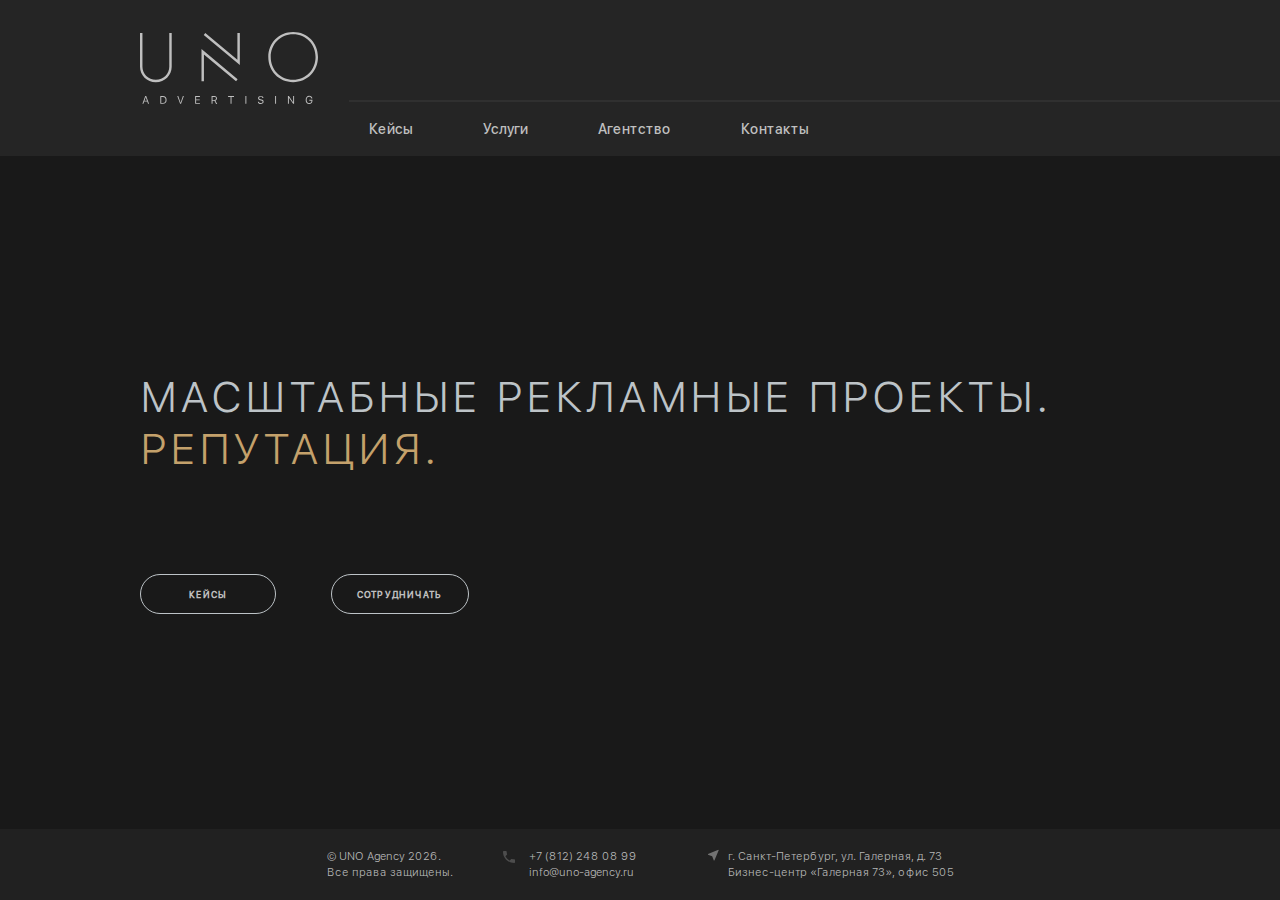
<file: index.html>
<!DOCTYPE html>
<html lang="en">

<head>
  <meta charset="UTF-8">
  <meta name="viewport" content="width=device-width, initial-scale=1.0">
  <meta http-equiv="X-UA-Compatible" content="ie=edge">
  <link rel="icon" type="image/png" href="img/favicon.png">
  <title>UNO Agency</title>
  <!-- style -->
  <!-- <link rel="stylesheet" href="css/main.css">
  <link rel="stylesheet" href="css/media.css"> -->
  <link rel="stylesheet" href="css/index.css">
  <!-- Yandex.Metrika counter -->
  <script type="text/javascript" >
    (function(m,e,t,r,i,k,a){m[i]=m[i]||function(){(m[i].a=m[i].a||[]).push(arguments)};
    m[i].l=1*new Date();k=e.createElement(t),a=e.getElementsByTagName(t)[0],k.async=1,k.src=r,a.parentNode.insertBefore(k,a)})
    (window, document, "script", "https://mc.yandex.ru/metrika/tag.js", "ym");

    ym(51622220, "init", {
        clickmap:true,
        trackLinks:true,
        accurateTrackBounce:true,
        webvisor:true
    });
  </script>
  <noscript><div><img src="https://mc.yandex.ru/watch/51622220" style="position:absolute; left:-9999px;" alt="" /></div></noscript>
  <!-- /Yandex.Metrika counter -->
</head>

<body class='body'>
  <div class="wrapper">

    <div class="bar">
      <div class="container">
        <span class='logo'>
          <img src="img/logo.svg" alt="logo">
        </span>
        <div class="burger-menu">
          <div class="burger-click-region">
            <span class="burger-menu-piece"></span>
            <span class="burger-menu-piece"></span>
            <span class="burger-menu-piece"></span>
          </div>
        </div>
      </div>
    </div>

    <div class="hidden__menu">
      <div class="container">
        <ul class="hidden__menu--list">
          <li class='active'><a href="">кейсы</a></li>
          <li><a href="services.html">услуги</a></li>
          <li><a href="team.html">агентство</a></li>
          <li><a href="contacts.html">контакты</a></li>
        </ul>
        <div class="hidden__menu--footer">
          <div class="hidden__menu--contact">
            <a class="hidden__menu--call" type='tel' href="tel:+78122480899"></a>
            <a class="hidden__menu--email" type='email' href="mailto:info@uno-agency.ru"></a>
          </div>
          <p class="hidden__menu--adress">г. Санкт-Петербург, ул. Галерная, д. 73<br>Бизнес-центр «Галерная 73», офис 505</p>
        </div>
      </div>
    </div>

    <header class="header">
      <div class="container">
        <div class="logo">
          <span>
            <img src="img/logo.svg" alt="logo">
          </span>
        </div>
        <div class="header__content">
          <div class="header__content--bottom">
            <ul class="menu">
              <li class="menu__item">
                <a class="menu__item--link" href="cases.html">Кейсы</a>
              </li>
              <li class="menu__item">
                <a class="menu__item--link" href="services.html">Услуги</a>
              </li>
              <li class="menu__item">
                <a class="menu__item--link" href="team.html">Агентство</a>
              </li>
              <li class="menu__item">
                <a class="menu__item--link" href="contacts.html">Контакты</a>
              </li>
            </ul>
          </div>
        </div>
      </div>
    </header>

    <main class="main main__index">

      <svg class='svg' width="120%" height="120%" preserveAspectRatio="none">
        <polygon class='polygon'><polygon/>
      </svg>

      <div class="main__content">
        <div class="container">
          <h1 class="title">Масштабные рекламные проекты.<br><span class='title--gold'>Репутация.</span></h1>
          <div class="button__list">
            <a href='cases.html' class="btn__keys">
              <span class="btn__text">кейсы</span>
            </a>
            <a href='' class="btn__coop">
              <span class="btn__text">сотрудничать</span>
            </a>
          </div>
        </div>
      </div>
      
      <div class="main__footer">
        <div class="container">
          <div class="main__footer--part">
            <p>&copy; UNO Agency <span class="year"></span>. <span class='rights'>Все права защищены.</span></p>
          </div>
          <div class="main__footer--part">
            <a class="main__footer--link footer__call" href="tel:+78122480899" type="tel">+7 (812) 248 08 99</a>
            <a class="main__footer--link footer__email" href="mailto:info@uno-agency.ru" type="email">info@uno-agency.ru</a>
          </div>
          <div class="main__footer--part">
            <a class="main__footer--link footer__map" href="https://goo.gl/maps/FcYT5Ah5hMH2" target='_blank'>г. Санкт-Петербург, ул. Галерная, д. 73<br>Бизнес-центр «Галерная 73», офис 505</a>
          </div>
        </div>
      </div>
    </main>

    <section class='index__cases'>
      <div class="container">
        <div class="case__table">
          <a href='case-rshf.html' class="case case__big">
            <div class="case__big--top">
              <span class="case__detail">event</span>
              <span class="case__detail">seo</span>
              <span class="case__detail">web-design</span>
              <span class="case__detail">дизайн</span>
            </div>
            <div class="case__big--title">
              <h1 class="title">российская школа фармацевтов</h1>
            </div>
          </a>
          <div class="case__row--top">
            <div class="case__item case__item--small">
              <a href="http://cytomed.ru/2018/06/29/proizvodstvo-gotovyx-lekarstvennyx-form-novoorlovskaya-sankt-peterburg/" class="case__card" target="_blank" >
                <div class="case__top case__novoorl">
                  <span class="case__detail">web-design</span>
                </div>
                <div class="case__content">
                  <h2 class="case__content--title">Фотопроект</h2>
                </div>
              </a>
            </div>
            <div class="case__item case__item--big case__item--jjop">
              <a href="case-jjop.html" class="case__card">
                <div class="case__top">
                  <span class="case__detail">event</span>
                </div>
                <div class="case__content">
                  <h2 class="case__content--title">Женщина женщине о простатите</h2>
                </div>
              </a>
            </div>
          </div>
          <div class="case__row--top">
            <div class="case__item case__item--big case__item--vystavka">
              <a href="http://pharm-school.ru/fotoproekt-farmaciya-budushhego-arxitektura-lekarstvennyx-form/" class="case__card" target="_blank">
                <div class="case__top">
                  <span class="case__detail">event</span>
                </div>
                <div class="case__content">
                  <h2 class="case__content--title">Серия фотовыставок</h2>
                </div>
              </a>
            </div>
            <div class="case__item case__item--small">
              <a href="case-geroi.html" class="case__card">
                <div class="case__top case__geroi--web">
                  <span class="case__detail">web-design</span>
                </div>
                <div class="case__content">
                  <h2 class="case__content--title">Супергерои против простуды и гриппа</h2>
                </div>
              </a>
            </div>
          </div>
          <div class="case__row--top">
            <div class="case__item case__item--small">
              <a href="http://pharm-school.ru/tabletka-kak-eto-sdelano/" class="case__card" target="_blank">
                <div class="case__top case__pills">
                  <span class="case__detail">event</span>
                </div>
                <div class="case__content">
                  <h2 class="case__content--title">Таблетка. Как это сделано?</h2>
                </div>
              </a>
            </div>
            <div class="case__item case__item--big case__item--azbuka">
              <a href="case-azbuka.html" class="case__card">
                <div class="case__top">
                  <span class="case__detail">web-design</span>
                </div>
                <div class="case__content">
                  <h2 class="case__content--title">абвгдейка - азбука здоровья</h2>
                </div>
              </a>
            </div>
          </div>
          <div class="case__row--top">
            <div class="case__item case__item--small">
              <a href="http://cytomed.ru/" class="case__card" target="_blank">
                <div class="case__top case__cytomed">
                  <span class="case__detail">web-design</span>
                </div>
                <div class="case__content">
                  <h2 class="case__content--title">Цитомед</h2>
                </div>
              </a>
            </div>
            <div class="case__item case__item--big case__item--prostatilen">
              <a href="https://prostatilen.ru/" class="case__card" target='_blank'>
                <div class="case__top">
                  <span class="case__detail">web-design</span>
                </div>
                <div class="case__content">
                  <h2 class="case__content--title">Простатилен</h2>
                </div>
              </a>
            </div>
          </div>
          <div class="case__row--top">
            <div class="case__item case__item--big case__item--timogen">
              <a href="https://timogen.ru/" class="case__card" target='_blank'>
                <div class="case__top">
                  <span class="case__detail">event</span>
                </div>
                <div class="case__content">
                  <h2 class="case__content--title">тимоген</h2>
                </div>
              </a>
            </div>
            <div class="case__item case__item--small">
              <a href="case-citovir.html" class="case__card">
                <div class="case__top case__citovir">
                  <span class="case__detail">pr</span>
                  <span class="case__detail">дизайн</span>
                  <span class="case__detail">video</span>
                  <span class="case__detail">event</span>
                </div>
                <div class="case__content">
                  <h2 class="case__content--title">Цитовир-3 детская форма</h2>
                </div>
              </a>
            </div>
          </div>
          <div class="case__row--top">
            <div class="case__item case__item--small">
              <a href="case-rangers.html" class="case__card" target="_blank">
                <div class="case__top case__rangers">
                  <span class="case__detail">video</span>
                </div>
                <div class="case__content">
                  <h2 class="case__content--title">ректальные рейнджеры</h2>
                </div>
              </a>
            </div>
          </div>
        </div>
      </div>
    </section>

    <div class="popup">
      <div class="popup__inner">
        <div class="popup__bg"></div>
        <div class="close">
          <a href='' class="popup__close"></a>
        </div>
        <p class="popup__title">напишите нам</p>
        <form class="form__popup">
          <input type="hidden" name="project_name" value="uno-agency">
          <input type="hidden" name="admin_email" value="citomedinfo@yandex.ru">
          <input type="hidden" name="form_subject" value="Заявка с формы сайта Uno-agency">
          <div class="form__field">
            <input type="text" class="input input__name" name='имя' placeholder="Ваше имя" autocomplete="off" required>
          </div>
          <div class="form__field">
            <input type="text" class="input input__phone" name='телефон' placeholder="Ваш телефон" autocomplete="off" required>
          </div>
          <div class="form__field">
            <input type="text" class="input input__email" name='email' placeholder="Ваш email" autocomplete="off" required>
          </div>
          <div class="form__field">
            <button class='submit'>Отправить</button>
          </div>
        </form>
      </div>
    </div>

  </div>
  
  <div class="rotate">
    <img src="img/rotate.gif" alt="">
  </div>
  
  <!-- scripts -->
  <script src="js/index.js"></script>
  <!-- <script src="js/jquery.js" defer></script>
  <script src="js/main.js" defer></script> -->
</body>
</html>
</file>
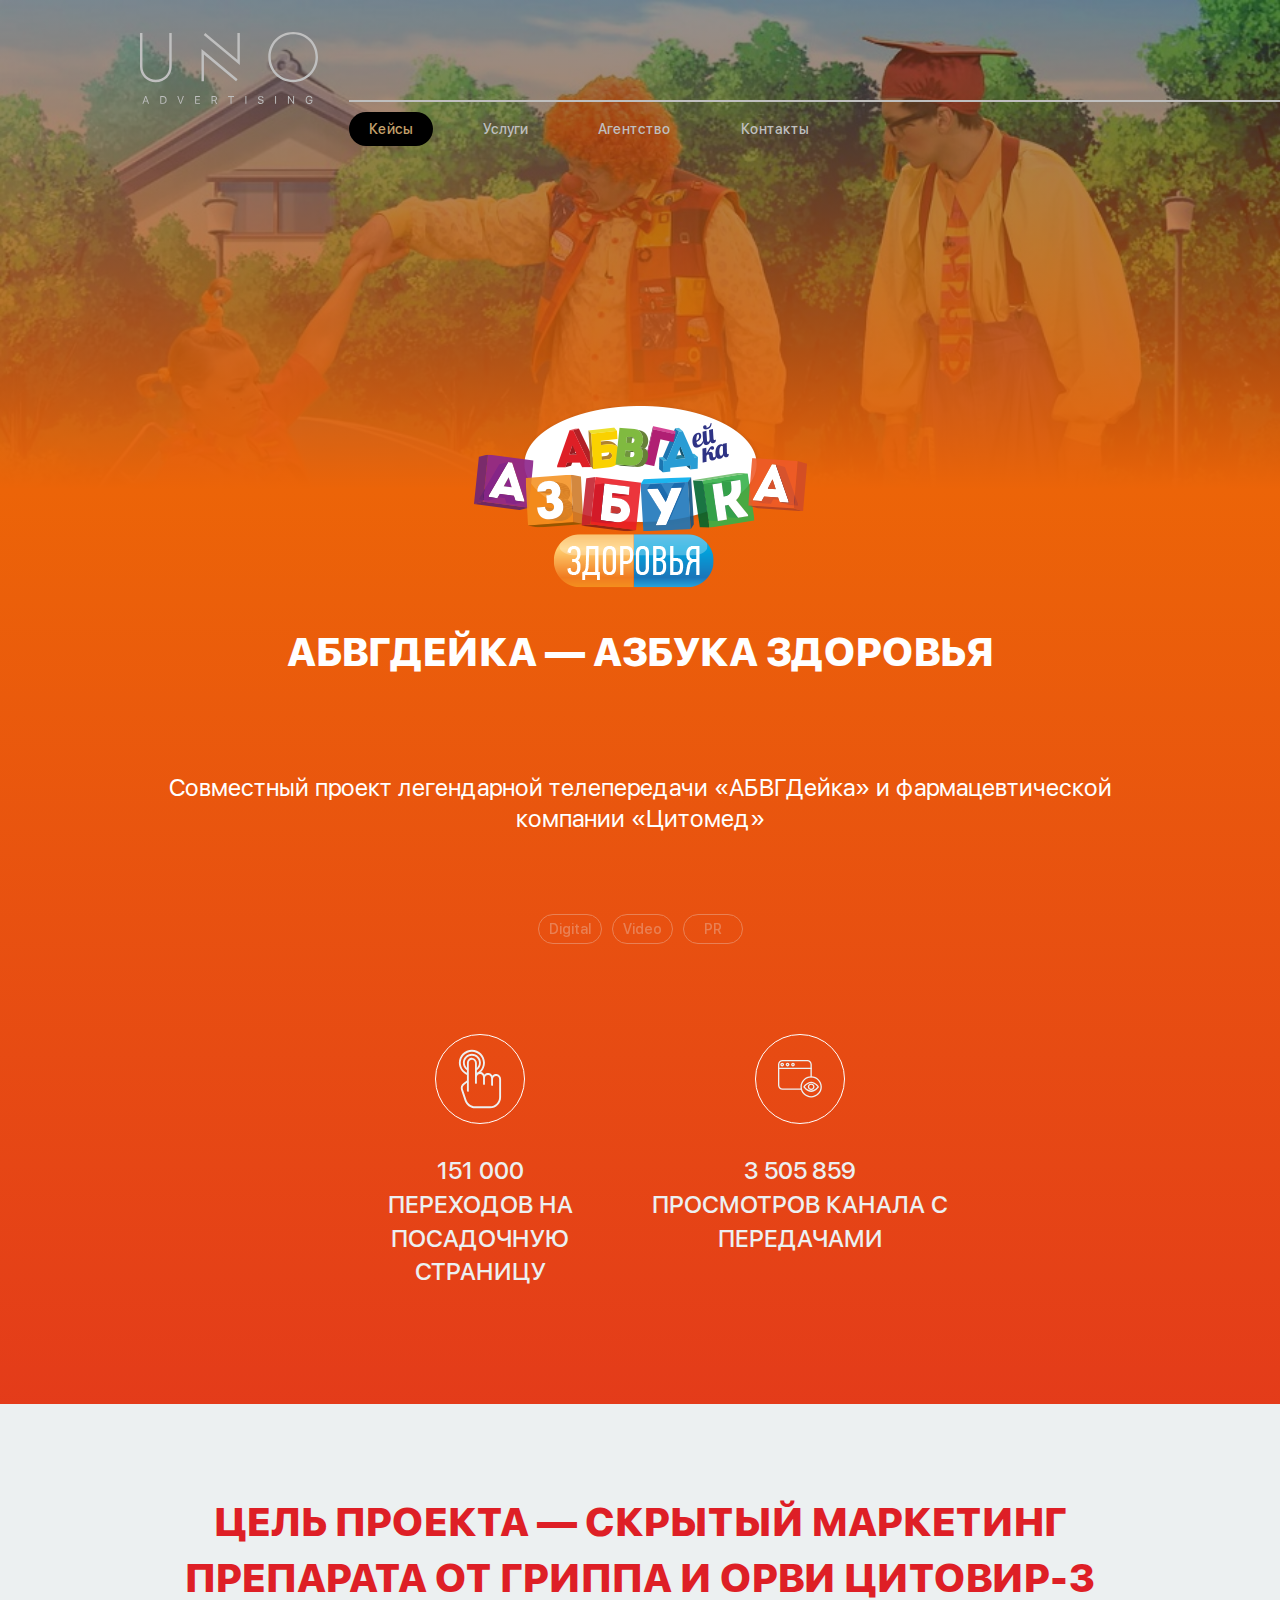
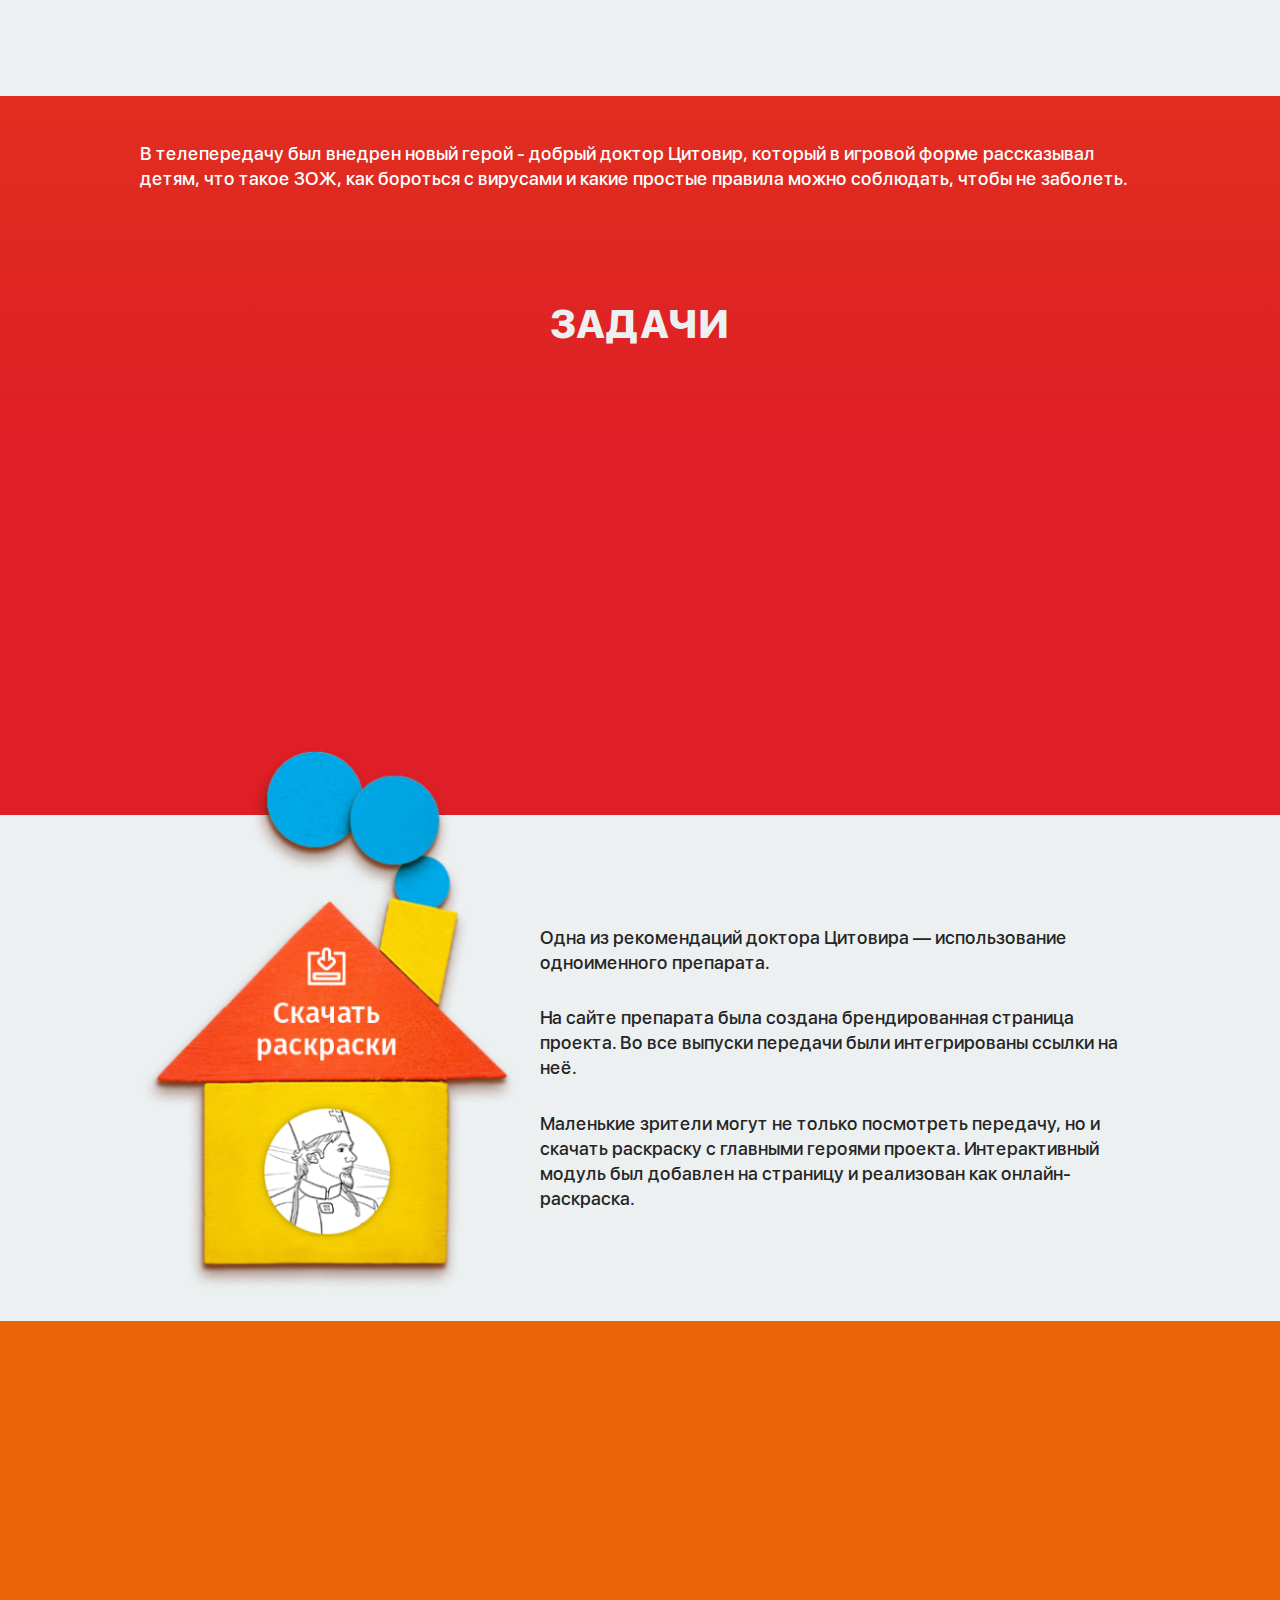
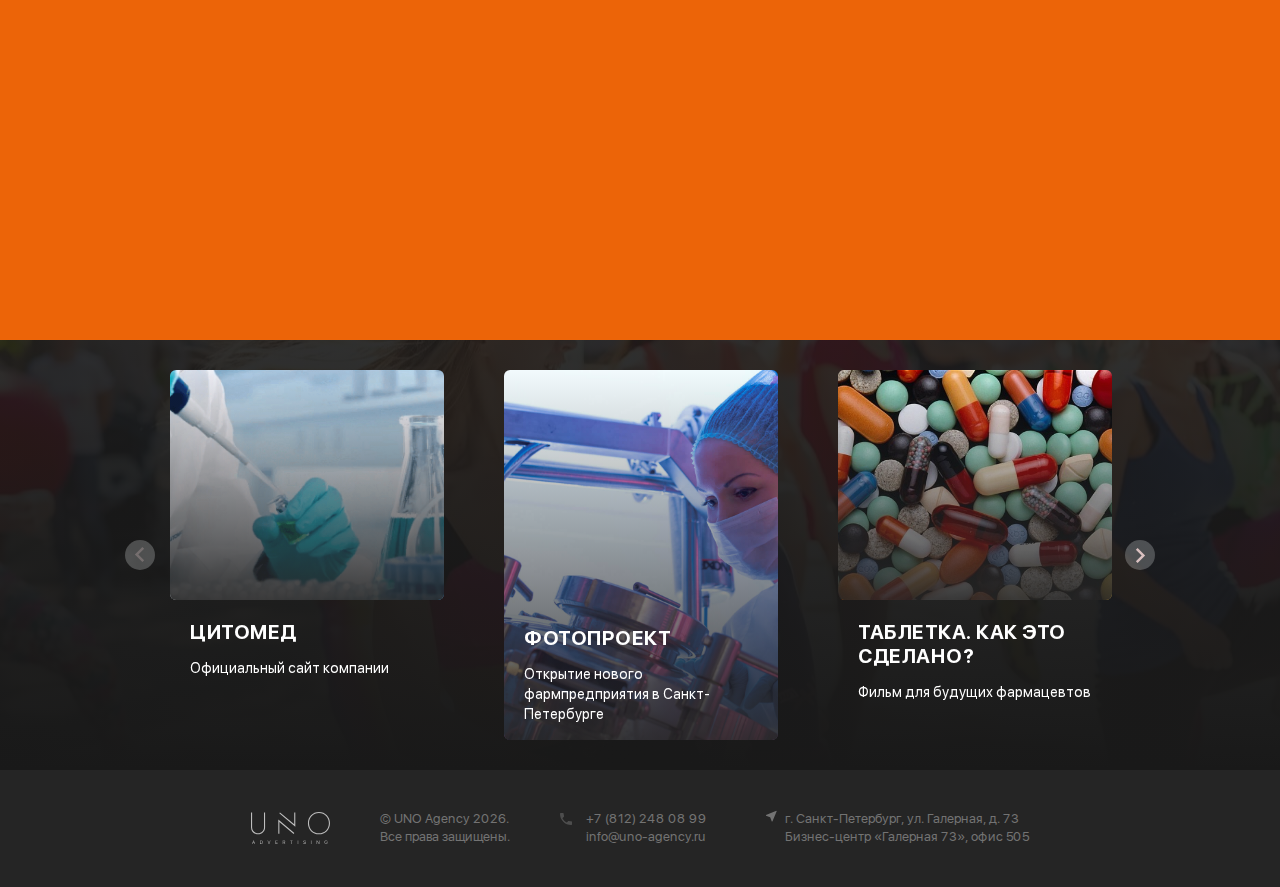
<file: case-azbuka.html>
<!DOCTYPE html>
<html lang="en">

  <head>
    <meta charset="UTF-8">
    <meta name="viewport" content="width=device-width, initial-scale=1.0">
    <meta http-equiv="X-UA-Compatible" content="ie=edge">
    <link rel="icon" type="image/png" href="img/favicon.png">
    <title>UNO Agency</title>
    <!-- style -->
    <link rel="stylesheet" href="css/animate.css">
    <link rel="stylesheet" href="css/slick.css">
    <link rel="stylesheet" href="css/slick-theme.css">
    <link rel="stylesheet" href="css/main.css">
    <link rel="stylesheet" href="css/media.css">
    <!-- Yandex.Metrika counter -->
    <script type="text/javascript" >
      (function(m,e,t,r,i,k,a){m[i]=m[i]||function(){(m[i].a=m[i].a||[]).push(arguments)};
      m[i].l=1*new Date();k=e.createElement(t),a=e.getElementsByTagName(t)[0],k.async=1,k.src=r,a.parentNode.insertBefore(k,a)})
      (window, document, "script", "https://mc.yandex.ru/metrika/tag.js", "ym");

      ym(51622220, "init", {
          clickmap:true,
          trackLinks:true,
          accurateTrackBounce:true,
          webvisor:true
      });
    </script>
    <noscript><div><img src="https://mc.yandex.ru/watch/51622220" style="position:absolute; left:-9999px;" alt="" /></div></noscript>
    <!-- /Yandex.Metrika counter -->
  </head>

  <body class='body body__azbuka'>
    <div class="wrapper">
      <div class="bar">
        <div class="container">
          <a class='logo' href='/'>
            <img src="img/logo.svg" alt="logo">
          </a>
          <div class="burger-menu">
            <div class="burger-click-region">
              <span class="burger-menu-piece"></span>
              <span class="burger-menu-piece"></span>
              <span class="burger-menu-piece"></span>
            </div>
          </div>
        </div>
      </div>
  
      <div class="hidden__menu">
        <div class="container">
          <ul class="hidden__menu--list">
            <li><a href="cases.html">кейсы</a></li>
            <li><a href="services.html">услуги</a></li>
            <li><a href="team.html">агентство</a></li>
            <li><a href="contacts.html">контакты</a></li>
          </ul>
          <div class="hidden__menu--footer">
            <div class="hidden__menu--contact">
              <a class="hidden__menu--call" type='tel' href="tel:+78122480899"></a>
              <a class="hidden__menu--email" type='email' href="mailto:info@uno-agency.ru"></a>
            </div>
            <p class="hidden__menu--adress">г. Санкт-Петербург, ул. Галерная, д. 73<br>Бизнес-центр «Галерная 73», офис 505</p>
          </div>
        </div>
      </div>
      <header class="header header__case">
        <div class="container">
          <div class="logo">
            <a href="/">
              <img src="img/logo.svg" alt="logo">
            </a>
          </div>
          <div class="header__content">
            <div class="header__content--bottom">
              <ul class="menu">
                <li class="menu__item">
                  <a class="menu__item--link active" href="cases.html">Кейсы</a>
                </li>
                <li class="menu__item">
                  <a class="menu__item--link" href="services.html">Услуги</a>
                </li>
                <li class="menu__item">
                  <a class="menu__item--link" href="team.html">Агентство</a>
                </li>
                <li class="menu__item">
                  <a class="menu__item--link" href="contacts.html">Контакты</a>
                </li>
              </ul>
            </div>
          </div>
        </div>
      </header>

      <main class="main main__azbuka">

        <div class="azbuka__top">
          <div class="container wow slideInUp">
            <div class="logo">
              <img src="img/azbuka_logo.png" alt="">
            </div>
            <h1 class="title azbuka__title">АБВГДейка — Азбука Здоровья</h1>
            <p class="subtitle azbuka__subtitle">Cовместный проект легендарной телепередачи «АБВГДейка» и фармацевтической компании «Цитомед»</p>
            <ul class="breadcrumbs azbuka__breadcrumbs">
              <li class="breadcrumb__item">Digital</li>
              <li class="breadcrumb__item">Video</li>
              <li class="breadcrumb__item">PR</li>
            </ul>
            <div class="azbuka__digits">
              <div class="azbuka__digits--item">
                <span class='azbuka__digits--icon'></span>
                <p class="azbuka__digits--text"><span>151 000</span>переходов на посадочную страницу</p>
              </div>
              <div class="azbuka__digits--item">
                  <span class='azbuka__digits--icon'></span>
                <p class="azbuka__digits--text"><span>3 505 859</span>просмотров канала с передачами</p>
              </div>
            </div>
          </div>
        </div>

        <div class="pic__block">
          <img src="./img/azbuka-doctor.jpg" alt="">
        </div>

        <div class="azbuka__block">
          <div class="tv__item tv__item--text">
            <div class="container">
              <p>В телепередачу был внедрен новый герой - добрый доктор Цитовир, который в игровой форме рассказывал детям, что такое ЗОЖ, как бороться с вирусами и какие простые правила можно соблюдать, чтобы не заболеть.</p>
            </div>
          </div>
          <div class="azbuka__block-title">
            <div class="container">
              <p class="title">Цель проекта — скрытый маркетинг препарата от гриппа и ОРВИ Цитовир-3</p>
            </div>
          </div>
        </div>

        <div class="azbuka__tv">
          <h2 class='title'>задачи</h2>
          <div class="container wow slideInUp">
            <div class="tv__list">
              <ul class="list">
                <li class="list__item">Сформировать лояльное отношение к  бренду потенциальных покупателей</li>
                <li class="list__item">Повысить узнаваемость бренда</li>
                <li class="list__item">Стимулировать спрос</li>
              </ul>
              <div class="tv__item tv__item--pic">
                <img src="img/tv.png" alt="">
              </div>
            </div>
          </div>
        </div>

        <div class="azbuka__coloring">
          <div class="container">
            <div class="content">
              <a href="https://protiv-grippa.com/abvgd-ejka/kachaj/" class='md__hidden' target='_blank'></a>
              <p>Одна из рекомендаций доктора Цитовира — использование одноименного препарата.</p>
              <p>На сайте препарата была создана брендированная страница проекта. Во все выпуски передачи были интегрированы ссылки на неё.</p>
              <p>Маленькие зрители могут не только посмотреть передачу, но и скачать раскраску с главными героями проекта. Интерактивный модуль был добавлен на страницу и реализован как онлайн-раскраска.</p>
            </div>
          </div>
        </div>

        <div class="pic__block">
          <img src="./img/azbuka-raskraska.jpg" alt="">
        </div>

        <div class="azbuka__challenge">
          <div class="container wow slideInUp">
            <p class="challenge__text">В рамках проекта был организован конкурс рисунков «Как Цитовир вирус победил». Участники выкладывали рисунки в официальные группы препарата в социальных сетях.</p>
            <div class="challenge__links">
              <a href='https://vk.com/album-73944839_228574553' class="challenge__item" target='_blank'></a>
              <a href='https://www.facebook.com/pg/cytovir/photos/?tab=album&album_id=302320253308114' target='_blank' class="challenge__item"></a>
            </div>
            <p class="challenge__text--big">Итоги конкурса подводились ежемесячно: их объявляла ведущая передачи в очередном выпуске АБВГД<span>ейки</span>, победитель получал приз.</p>
          </div>
        </div>

        <div class="case__next">
          <div class="container">
            <a href='./case-citovir.html'>смотреть следующий кейс</a>
          </div>
        </div>

        <div class="cases">
          <div class="container">
            <div class="case__slider">
              <div class="case__slider--item">
                  <a href="http://cytomed.ru/" class="case__card" target='_blank'>
                    <div class="case__top case__cytomed"></div>
                    <div class="case__content">
                      <h2 class="case__content--title">Цитомед</h2>
                      <p>Официальный сайт компании</p>
                    </div>
                  </a>
              </div>
              <div class="case__slider--item">
                <a href="http://cytomed.ru/2018/06/29/proizvodstvo-gotovyx-lekarstvennyx-form-novoorlovskaya-sankt-peterburg/" class="case__card" target='_blank'>
                  <div class="case__top case__novoorl"></div>
                  <div class="case__content">
                    <h2 class="case__content--title">Фотопроект</h2>
                    <p>Открытие нового фармпредприятия в Санкт-Петербурге</p>
                  </div>
                </a>
              </div>
              <div class="case__slider--item">
                <a href="http://pharm-school.ru/tabletka-kak-eto-sdelano/" class="case__card" target='_blank'>
                  <div class="case__top case__pills"></div>
                  <div class="case__content">
                    <h2 class="case__content--title">Таблетка. Как это сделано?</h2>
                    <p>Фильм для будущих фармацевтов</p>
                  </div>
                </a>
              </div>
              <div class="case__slider--item">
                <a href="case-jjop.html" class="case__card">
                  <div class="case__top case__jjop"></div>
                  <div class="case__content">
                    <h2 class="case__content--title">Женщина женщине о простатите</h2>
                    <p>Флешмобы в поддержку профилактики простатита</p>
                  </div>
                </a>
              </div>
              <div class="case__slider--item">
                <a href="case-geroi.html" class="case__card">
                  <div class="case__top case__geroi"></div>
                  <div class="case__content">
                    <h2 class="case__content--title">Супергерои против простуды и гриппа</h2>
                    <p class="case__content--text">Танцевальный оздровительный конкурс для детей</p>
                  </div>
                </a>
              </div>
              <div class="case__slider--item">
                <a href="./case-prostatilen.html" class="case__card" target='_blank'>
                  <div class="case__top case__prostatilen"></div>
                  <div class="case__content">
                    <h2 class="case__content--title">Простатилен</h2>
                    <p>Комплексное интернет продвижение препарата</p>
                  </div>
                </a>
              </div>
              <div class="case__slider--item">
                <a href="case-rshf.html" class="case__card">
                  <div class="case__top case__rshf"></div>
                  <div class="case__content">
                    <h2 class="case__content--title">Российская школа фармацевтов</h2>
                    <p>Как мы создали единственную в России фармацевтическую олимпиаду для школьников</p>
                  </div>
                </a>
              </div>
              <div class="case__slider--item">
                <a href="case-rangers.html" class="case__card">
                  <div class="case__top case__rangers"></div>
                  <div class="case__content">
                    <h2 class="case__content--title">ректальные рейнджеры</h2>
                    <p>Вирусный ролик для препарата Простатилен</p>
                  </div>
                </a>
              </div>
              <div class="case__slider--item">
                <a href="https://www.youtube.com/watch?v=b2ip76mIF1o" class="case__card">
                  <div class="case__top case__item--vystavka"></div>
                  <div class="case__content">
                    <h2 class="case__content--title">Серия фотовыставок</h2>
                    <p>«Фармация будущего: архитектура лекарственных форм»</p>
                  </div>
                </a>
              </div>
              <div class="case__slider--item">
                <a href="case-citovir.html" class="case__card">
                  <div class="case__top case__citovir"></div>
                  <div class="case__content">
                    <h2 class="case__content--title">Цитовир-3 детская форма</h2>
                    <p>Комплексное интернет продвижение препарата</p>
                  </div>
                </a>
              </div>
              <!-- <div class="case__slider--item">
                <a href="case-azbuka.html" class="case__card">
                  <div class="case__top case__azbuka"></div>
                  <div class="case__content">
                    <h2 class="case__content--title">абвгдейка - азбука здоровья</h2>
                    <p>Проект легендарной телепередачи с внедрением персонажа доктора Цитовир</p>
                  </div>
                </a>
              </div> -->
            </div>
          </div>
        </div>
      </main>

      <footer class="footer footer__azbuka">
        <div class="footer__bottom">
          <div class="container">
            <div class="main__footer--part">
              <span class='logo'>
                <img src="img/logo.svg" alt="logo">
              </span>
            </div>
            <div class="main__footer--part">
              <p>&copy; UNO Agency <span class="year"></span>. <span class='rights'>Все права защищены.</span></p>
            </div>
            <div class="main__footer--part">
              <a class="main__footer--link footer__call" href="tel:+78122480899" type="tel">+7 (812) 248 08 99</a>
              <a class="main__footer--link footer__email" href="mailto:info@uno-agency.ru"
                type="email">info@uno-agency.ru</a>
            </div>
            <div class="main__footer--part">
              <a class="main__footer--link footer__map" href="https://goo.gl/maps/FcYT5Ah5hMH2" target='_blank'>г. Санкт-Петербург, ул.
                Галерная, д. 73<br>Бизнес-центр «Галерная 73», офис 505</a>
            </div>
          </div>
        </div>
      </footer>

    </div>

    <div class="rotate">
      <img src="img/rotate.gif" alt="">
      <p>Пожалуйста поверните устройство в портретный режим</p>
    </div>

    <!-- scripts -->
    <script src="js/jquery.js" defer></script>
    <script src="js/slick.min.js" defer></script>
    <script src="js/wow.js" defer></script>
    <script src="js/main.js" defer></script>

  </body>

</html>
</file>
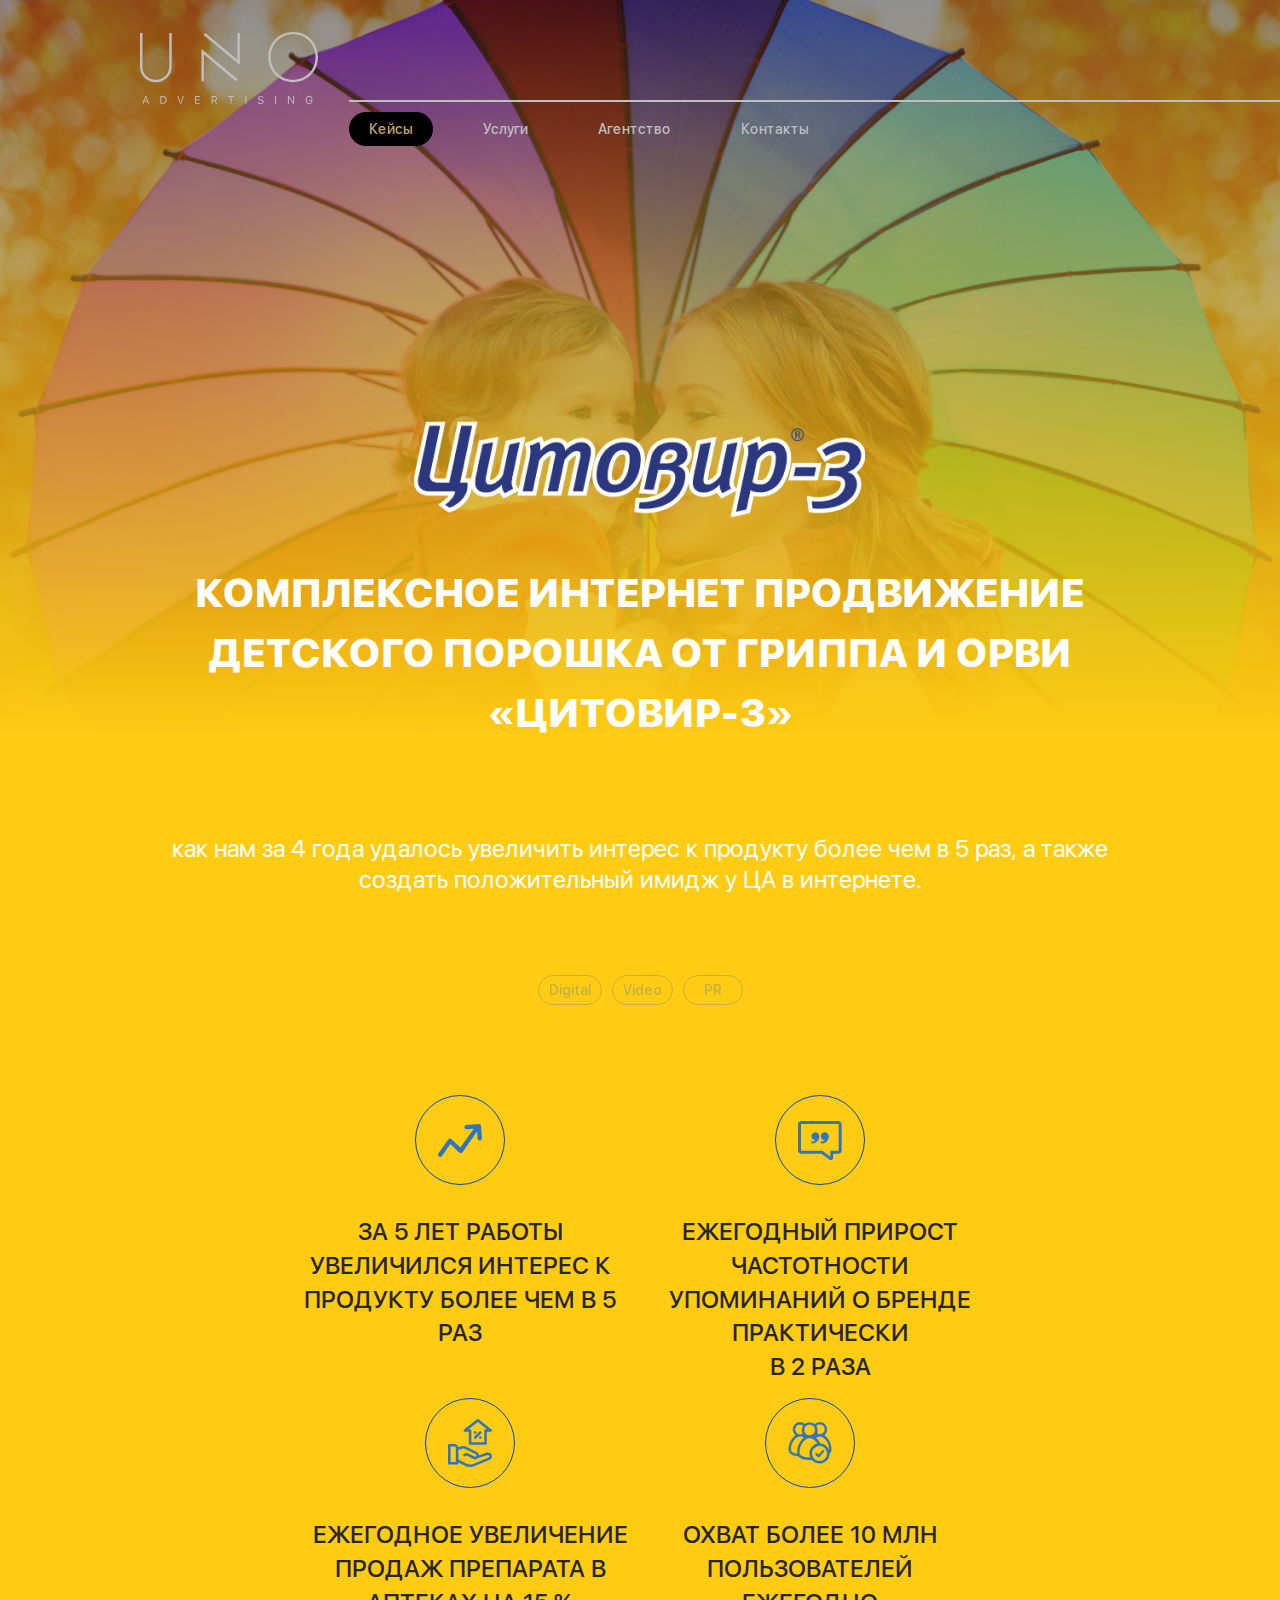
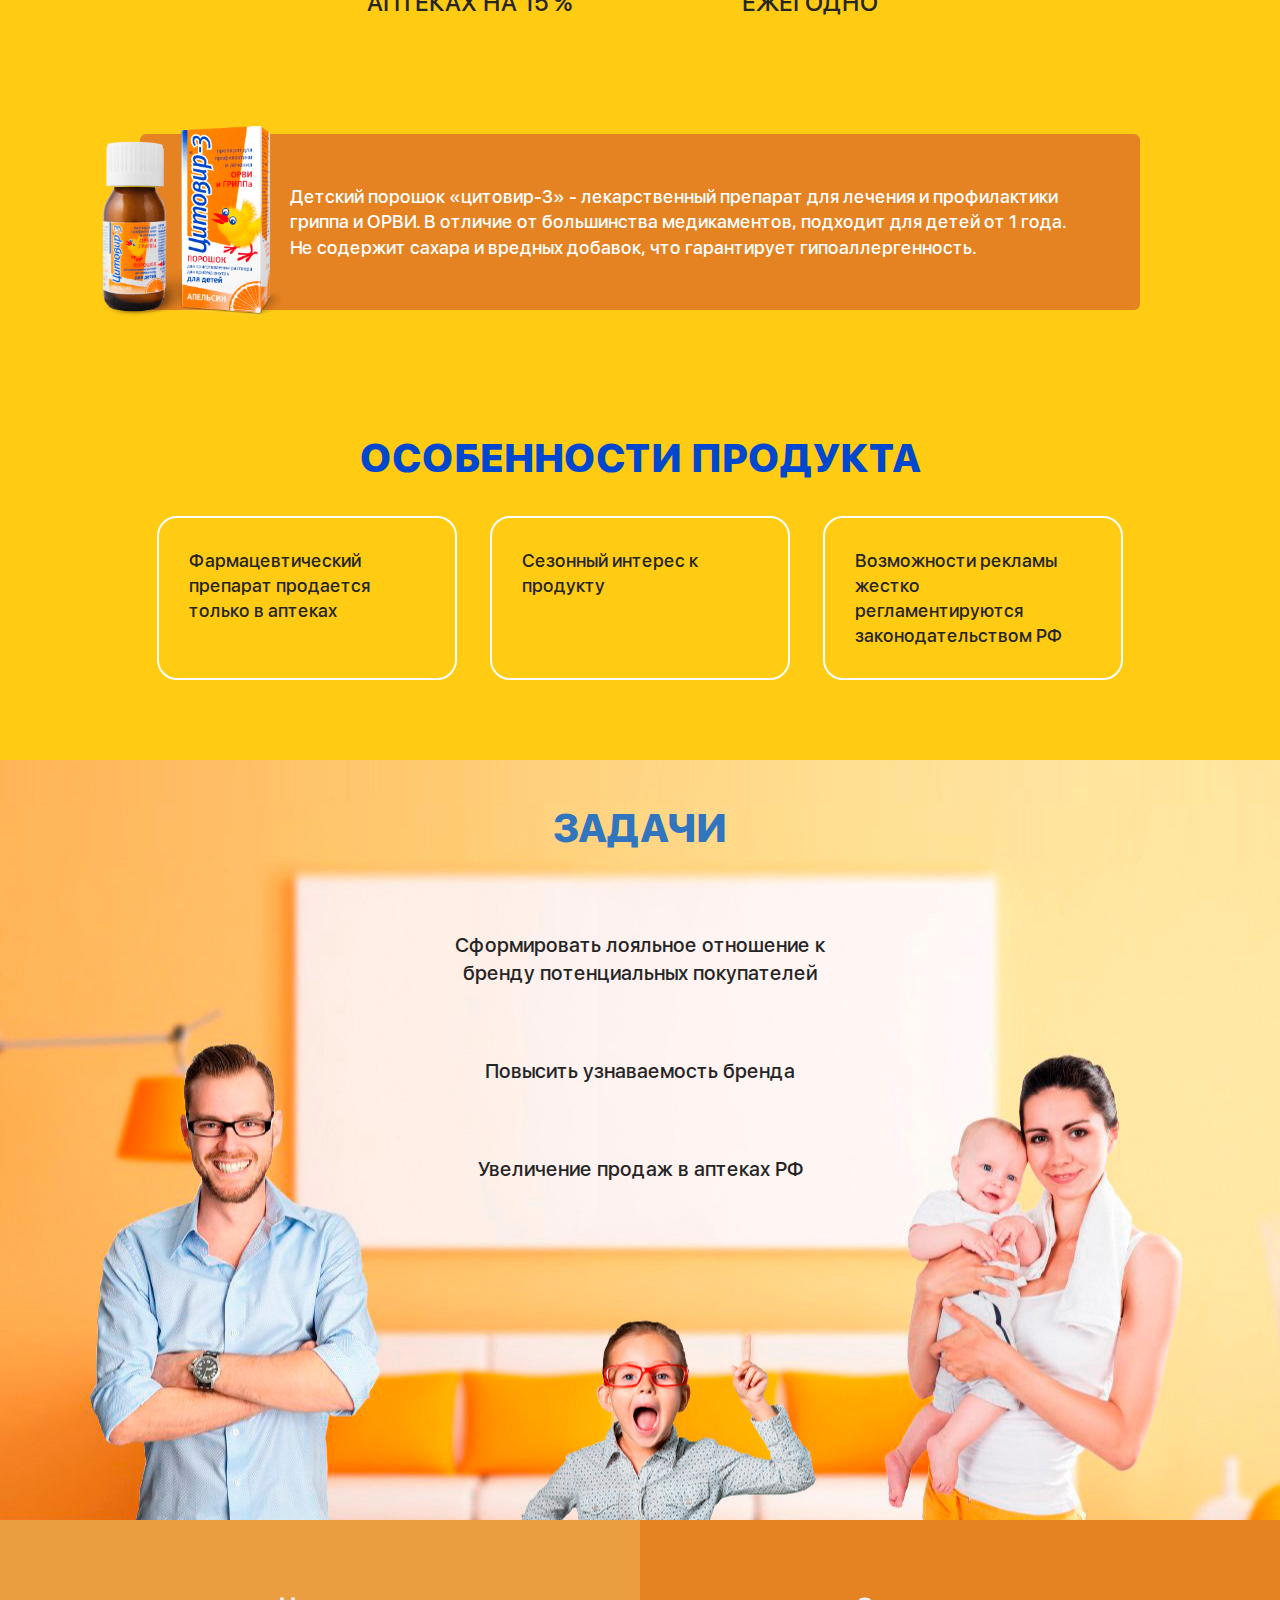
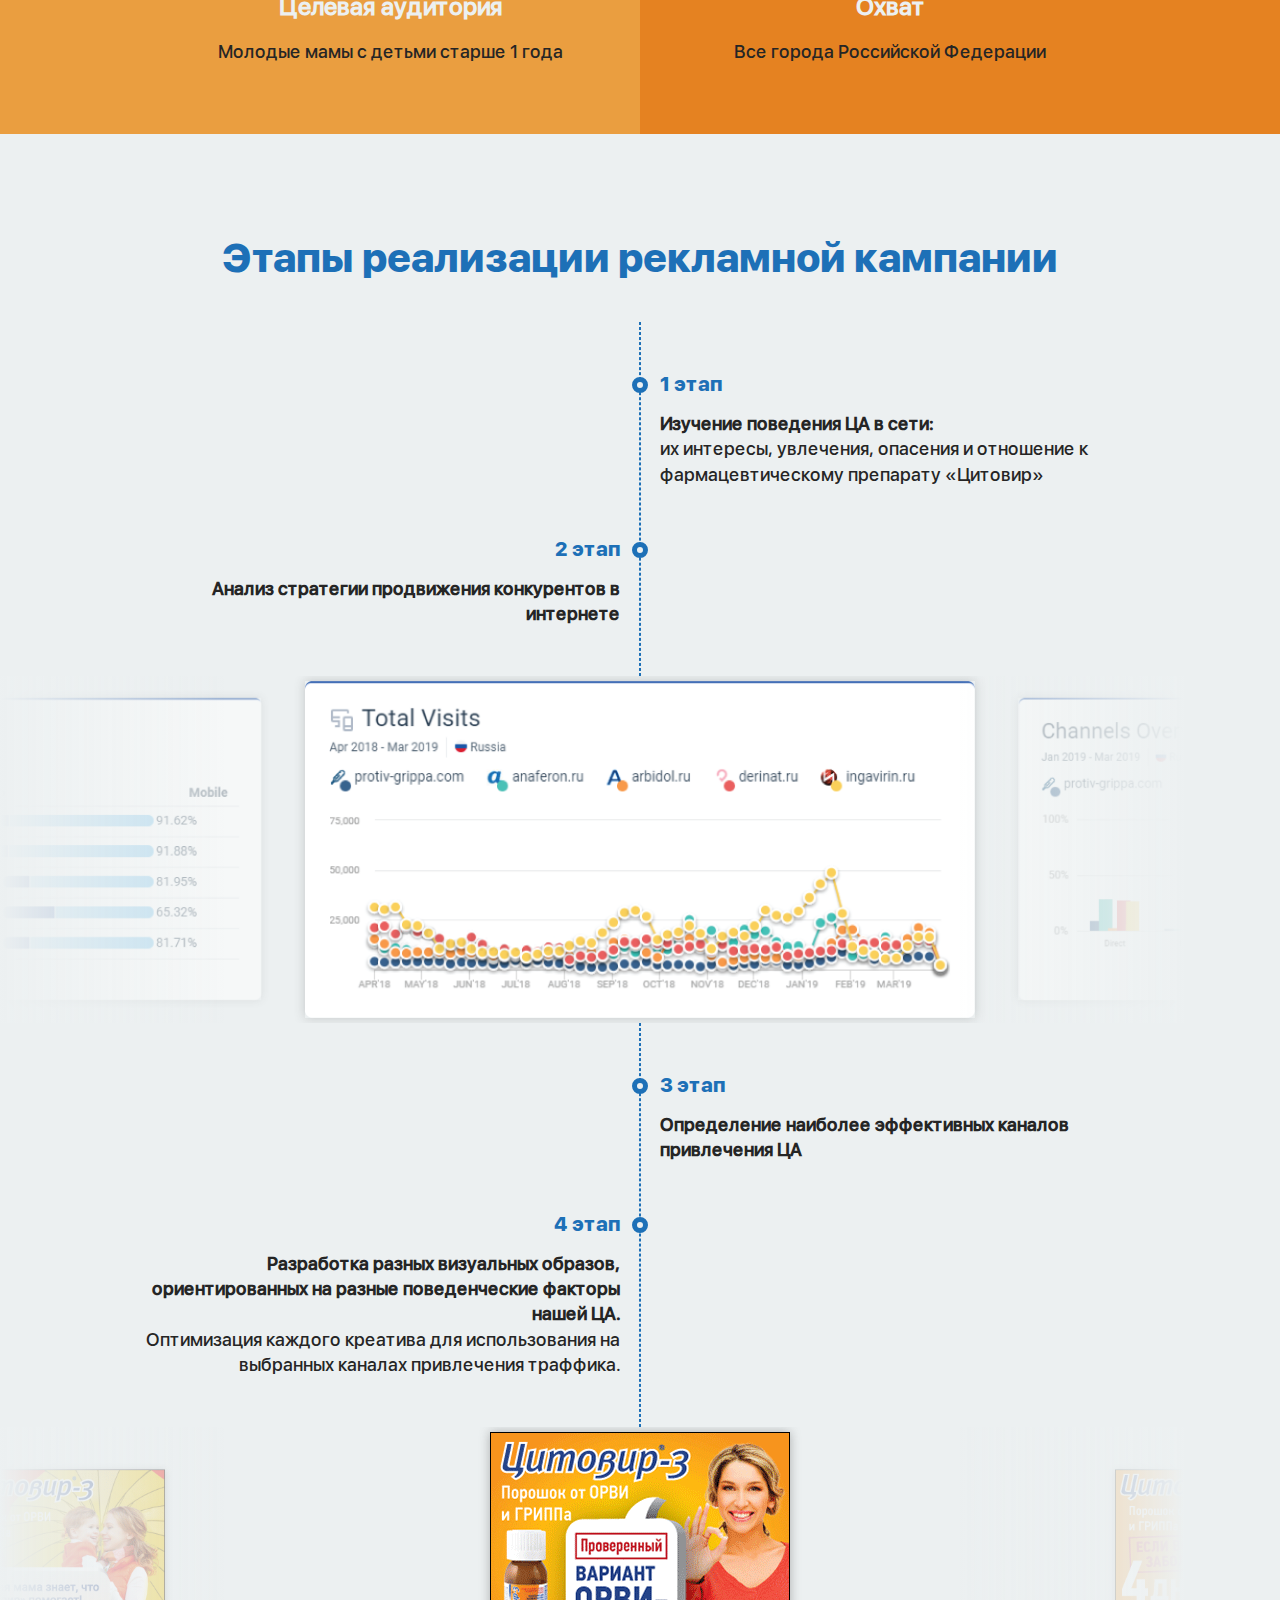
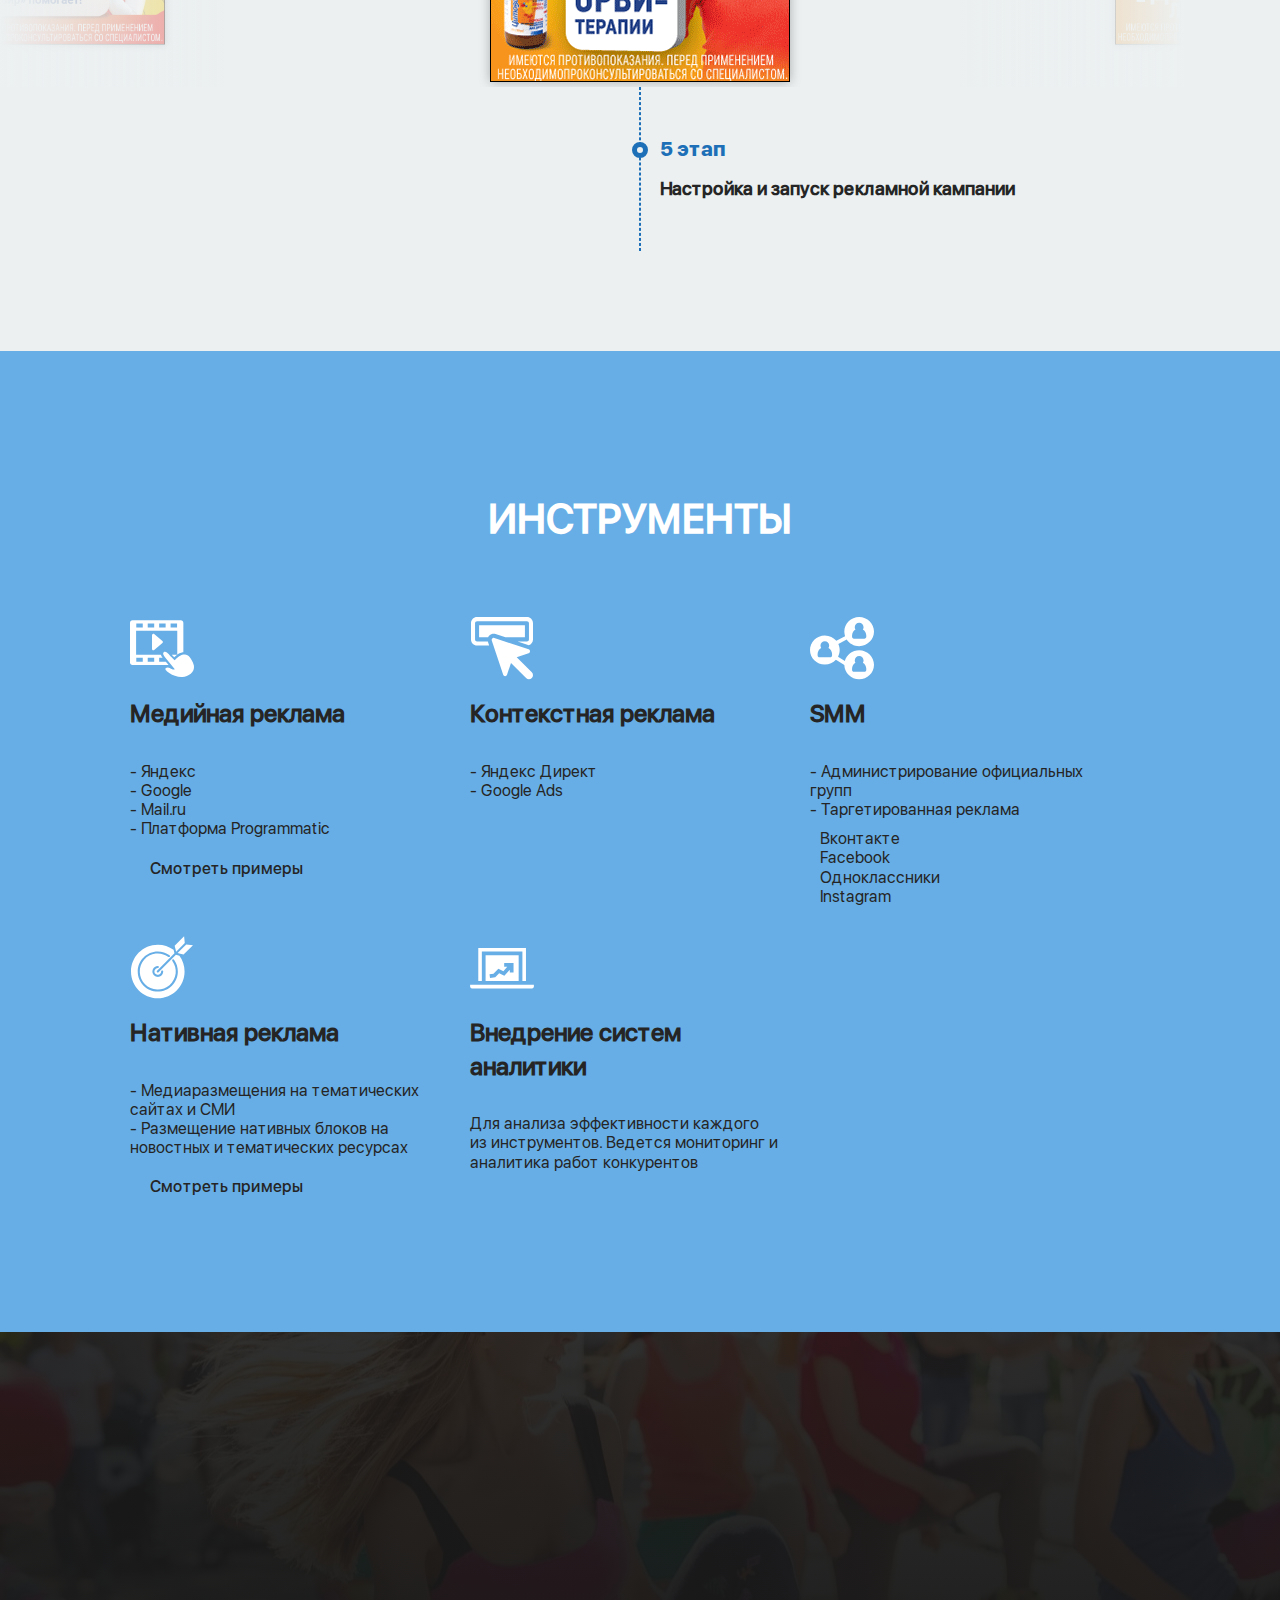
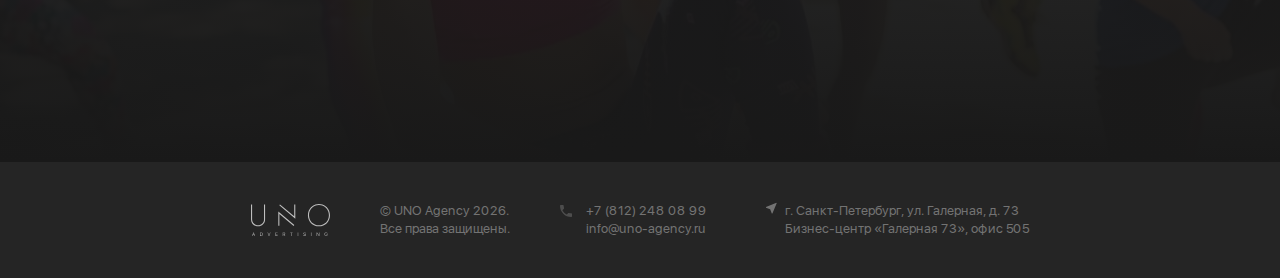
<file: case-citovir.html>
<!DOCTYPE html>
<html lang="en">

  <head>
    <meta charset="UTF-8">
    <meta name="viewport" content="width=device-width, initial-scale=1.0">
    <meta http-equiv="X-UA-Compatible" content="ie=edge">
    <link rel="icon" type="image/png" href="img/favicon.png">
    <title>UNO Agency</title>
    <!-- style -->
    <link rel="stylesheet" href="css/animate.css">
    <link rel="stylesheet" href="css/slick.css">
    <link rel="stylesheet" href="css/slick-theme.css">
    <link rel="stylesheet" href="css/main.css">
    <link rel="stylesheet" href="css/media.css">
    <!-- Yandex.Metrika counter -->
    <script type="text/javascript" >
      (function(m,e,t,r,i,k,a){m[i]=m[i]||function(){(m[i].a=m[i].a||[]).push(arguments)};
      m[i].l=1*new Date();k=e.createElement(t),a=e.getElementsByTagName(t)[0],k.async=1,k.src=r,a.parentNode.insertBefore(k,a)})
      (window, document, "script", "https://mc.yandex.ru/metrika/tag.js", "ym");

      ym(51622220, "init", {
          clickmap:true,
          trackLinks:true,
          accurateTrackBounce:true,
          webvisor:true
      });
    </script>
    <noscript><div><img src="https://mc.yandex.ru/watch/51622220" style="position:absolute; left:-9999px;" alt="" /></div></noscript>
    <!-- /Yandex.Metrika counter -->
  </head>

  <body class='body body__citovir'>
    <div class="wrapper">
      <div class="bar">
        <div class="container">
          <a class='logo' href='/'>
            <img src="img/logo.svg" alt="logo">
          </a>
          <div class="burger-menu">
            <div class="burger-click-region">
              <span class="burger-menu-piece"></span>
              <span class="burger-menu-piece"></span>
              <span class="burger-menu-piece"></span>
            </div>
          </div>
        </div>
      </div>
  
      <div class="hidden__menu">
        <div class="container">
          <ul class="hidden__menu--list">
            <li><a href="cases.html">кейсы</a></li>
            <li><a href="services.html">услуги</a></li>
            <li><a href="team.html">агентство</a></li>
            <li><a href="contacts.html">контакты</a></li>
          </ul>
          <div class="hidden__menu--footer">
            <div class="hidden__menu--contact">
              <a class="hidden__menu--call" type='tel' href="tel:+78122480899"></a>
              <a class="hidden__menu--email" type='email' href="mailto:info@uno-agency.ru"></a>
            </div>
            <p class="hidden__menu--adress">г. Санкт-Петербург, ул. Галерная, д. 73<br>Бизнес-центр «Галерная 73», офис 505</p>
          </div>
        </div>
      </div>
      <header class="header header__case">
        <div class="container">
          <div class="logo">
            <a href="/">
              <img src="img/logo.svg" alt="logo">
            </a>
          </div>
          <div class="header__content">
            <div class="header__content--bottom">
              <ul class="menu">
                <li class="menu__item">
                  <a class="menu__item--link active" href="cases.html">Кейсы</a>
                </li>
                <li class="menu__item">
                  <a class="menu__item--link" href="services.html">Услуги</a>
                </li>
                <li class="menu__item">
                  <a class="menu__item--link" href="team.html">Агентство</a>
                </li>
                <li class="menu__item">
                  <a class="menu__item--link" href="contacts.html">Контакты</a>
                </li>
              </ul>
            </div>
          </div>
        </div>
      </header>

      <main class="main main__azbuka">

        <div class="azbuka__top">
          <div class="container wow slideInUp">
            <div class="logo">
              <img src="img/citovir_logo.png" alt="">
            </div>
            <h1 class="title azbuka__title">Комплексное интернет продвижение детского порошка от гриппа и ОРВИ «Цитовир-3»</h1>
            <p class="subtitle azbuka__subtitle">как нам за 4 года удалось увеличить интерес к продукту более чем в 5 раз, а также создать положительный имидж у ЦА в интернете.</p>
            <ul class="breadcrumbs azbuka__breadcrumbs">
              <li class="breadcrumb__item">Digital</li>
              <li class="breadcrumb__item">Video</li>
              <li class="breadcrumb__item">PR</li>
            </ul>
            <div class="azbuka__digits">
              <div class="azbuka__digits--item">
                <span class='azbuka__digits--icon'></span>
                <p class="azbuka__digits--text">За 5 лет работы увеличился интерес к продукту более чем в 5 раз</p>
              </div>
              <div class="azbuka__digits--item">
                  <span class='azbuka__digits--icon'></span>
                <p class="azbuka__digits--text">Ежегодный прирост <span class='text__hidden'>частотности</span> упоминаний о бренде <span class='text__hidden'>практически</span> в 2 раза</p>
              </div>
              <div class="azbuka__digits--item">
                <span class='azbuka__digits--icon'></span>
                <p class="azbuka__digits--text">Ежегодное увеличение продаж препарата в аптеках на 15 %</p>
              </div>
              <div class="azbuka__digits--item">
                <span class='azbuka__digits--icon'></span>
                <p class="azbuka__digits--text">охват более 10 млн пользователей ежегодно</p>
              </div>
            </div>
            <p class="citovir__advantage">Детский порошок «цитовир-3» - лекарственный препарат для лечения и профилактики гриппа и ОРВИ. В отличие от большинства медикаментов, подходит для детей от 1 года. Не содержит сахара и вредных добавок, что гарантирует гипоаллергенность.</p>
          </div>
        </div>
        <div class="azbuka__targets">
          <div class="container">
            <h3 class="title">Особенности продукта</h3>
            <div class="target__list">
              <p class="target__item">Фармацевтический препарат продается только в аптеках</p>
              <p class="target__item">Сезонный интерес к продукту</p>
              <p class="target__item">Возможности рекламы жестко регламентируются законодательством РФ</p>
            </div>
            <img class='boy' src="./img/boy.png" alt="">
          </div>
        </div>

        <div class="tasks">
          <h2 class="title">задачи</h2>
          <div class="container">
            <ul class="list">
              <li class="item">Сформировать лояльное отношение к бренду потенциальных покупателей</li>
              <li class="item">Повысить узнаваемость бренда</li>
              <li class="item">Увеличение продаж в аптеках РФ</li>
            </ul>
          </div>
        </div>

        <div class="auditory">
          <div class="container">
            <div class="auditory__part">
              <h2 class="auditory__title">Целевая аудитория</h2>
              <p>Молодые мамы с детьми старше 1 года</p>
            </div>
            <div class="auditory__part">
              <h2 class="auditory__title">Охват</h2>
              <p>Все города Российской Федерации</p>
            </div>
          </div>
        </div>

        <div class="campaign">
          <div class="container">
            <h2 class="">Этапы  реализации рекламной кампании</h2>
            <div class="campaign__inner">
              <div class="item">
                <div class="item__inner">
                  <h3>1 этап</h3>
                  <p><b>Изучение поведения ЦА в сети:</b><br>их интересы, увлечения, опасения и отношение к фармацевтическому препарату «Цитовир»</p>
                </div>
              </div>
              <div class="item">
                <div class="item__inner">
                  <h3>2 этап</h3>
                  <p><b>Анализ стратегии продвижения конкурентов в интернете</b></p>
                </div>
              </div>
            </div>
          </div>
          <div class="slider__campaign">
            <div class="item">
              <img src="./img/analitic-01.png" alt="">
            </div>
            <div class="item">
              <img src="./img/analitic-02.png" alt="">
            </div>
            <div class="item">
              <img src="./img/analitic-03.png" alt="">
            </div>
            <div class="item">
              <img src="./img/analitic-04.png" alt="">
            </div>
          </div>
          <div class="container">
            <div class="campaign__inner">
              <div class="item">
                <div class="item__inner">
                  <h3>3 этап</h3>
                  <p><b>Определение наиболее эффективных каналов привлечения ЦА</b></p>
                </div>
              </div>
              <div class="item">
                <div class="item__inner">
                  <h3>4 этап</h3>
                  <p><b>Разработка разных визуальных образов, ориентированных на разные поведенческие факторы нашей ЦА.</b><br>Оптимизация каждого креатива для использования на выбранных каналах привлечения траффика.</p>
                </div>
              </div>
            </div>
          </div>
          <div class="slider__citovir">
            <div class="item">
              <img src="./img/citogif-1.gif" alt="">
            </div>
            <div class="item">
              <img src="./img/citogif-2.gif" alt="">
            </div>
            <div class="item">
              <img src="./img/citogif-3.gif" alt="">
            </div>
            <div class="item">
              <img src="./img/citogif-4.gif" alt="">
            </div>
          </div>
          <div class="container">
            <div class="campaign__inner">
              <div class="item">
                <div class="item__inner">
                  <h3>5 этап</h3>
                  <p><b>Настройка и запуск рекламной кампании</b></p>
                </div>
              </div>
            </div>
          </div>
        </div>

        <div class="prostatilen__tools">
          <h2 class="title">инструменты</h2>
          <div class="container">
            <ul class="prostatilen__tools--list tools__list">
              <li class="tool__item">
                <h3>Медийная реклама</h3>
                <div class="tool__hidden">
                  <p>- Яндекс<br>- Google<br>- Mail.ru<br>- Платформа Programmatic</p>
                  <a class="link text__hidden" data-foto="medrek">Смотреть примеры</a>
                </div>
              </li>
              <li class="tool__item">
                <h3>Контекстная реклама</h3>
                <div class="tool__hidden">
                  <p>- Яндекс Директ<br>- Google Ads</p>
                </div>
              </li>
              <li class="tool__item">
                <h3>SMM</h3>
                <div class="tool__hidden">
                  <p>- Администрирование официальных групп<br>- Таргетированная реклама<br> <span>Вконтакте</span><span>Facebook</span><span>Одноклассники</span><span>Instagram</span></p>
                </div>
              </li>
              <li class="tool__item">
                <h3>Нативная реклама</h3>
                <div class="tool__hidden">
                  <p>- Медиаразмещения на тематических сайтах и СМИ<br>- Размещение нативных блоков на новостных и тематических ресурсах<br>
                    <a class="link text__hidden" data-foto="natrek">Смотреть примеры</a></p>
                </div>
              </li>
              <li class="tool__item">
                <h3>Внедрение систем аналитики</h3>
                <div class="tool__hidden">
                  <p>Для анализа эффективности каждого из инструментов. Ведется мониторинг и  аналитика работ конкурентов</p>
                </div>
              </li>
            </ul>
          </div>
          <div class="prostatilen__tool--pic">
            <div class="prostatilen__tool--inner">
              <img src="./img/prostatilen_tool-1.jpg" alt="pic" class="prostatilen__tool--img">
              <span class="close">x</span>
            </div>
          </div>
        </div>

        <div class="case__next">
          <div class="container">
            <a href='./case-jjop.html'>смотреть следующий кейс</a>
          </div>
        </div>

        <div class="cases">
          <div class="container wow slideInUp">
            <div class="case__slider">
              <div class="case__slider--item">
                <a href="http://cytomed.ru/" class="case__card" target='_blank'>
                  <div class="case__top case__cytomed"></div>
                  <div class="case__content">
                    <h2 class="case__content--title">Цитомед</h2>
                    <p>Официальный сайт компании</p>
                  </div>
                </a>
              </div>
              <div class="case__slider--item">
                <a href="case-azbuka.html" class="case__card">
                  <div class="case__top case__azbuka"></div>
                  <div class="case__content">
                    <h2 class="case__content--title">абвгдейка - азбука здоровья</h2>
                    <p>Проект легендарной телепередачи с внедрением персонажа доктора Цитовир</p>
                  </div>
                </a>
              </div>
              <div class="case__slider--item">
                <a href="http://cytomed.ru/2018/06/29/proizvodstvo-gotovyx-lekarstvennyx-form-novoorlovskaya-sankt-peterburg/" class="case__card" target='_blank'>
                  <div class="case__top case__novoorl"></div>
                  <div class="case__content">
                    <h2 class="case__content--title">Фотопроект</h2>
                    <p>Открытие нового фармпредприятия в Санкт-Петербурге</p>
                  </div>
                </a>
              </div>
              <div class="case__slider--item">
                <a href="http://pharm-school.ru/tabletka-kak-eto-sdelano/" class="case__card" target='_blank'>
                  <div class="case__top case__pills"></div>
                  <div class="case__content">
                    <h2 class="case__content--title">Таблетка. Как это сделано?</h2>
                    <p>Фильм для будущих фармацевтов</p>
                  </div>
                </a>
              </div>
              <div class="case__slider--item">
                <a href="case-jjop.html" class="case__card">
                  <div class="case__top case__jjop"></div>
                  <div class="case__content">
                    <h2 class="case__content--title">Женщина женщине о простатите</h2>
                    <p>Флешмобы в поддержку профилактики простатита</p>
                  </div>
                </a>
              </div>
              <div class="case__slider--item">
                <a href="case-geroi.html" class="case__card">
                  <div class="case__top case__geroi"></div>
                  <div class="case__content">
                    <h2 class="case__content--title">Супергерои против простуды и гриппа</h2>
                    <p class="case__content--text">Танцевальный оздровительный конкурс для детей</p>
                  </div>
                </a>
              </div>
              <div class="case__slider--item">
                <a href="https://prostatilen.ru/" class="case__card" target='_blank'>
                  <div class="case__top case__prostatilen"></div>
                  <div class="case__content">
                    <h2 class="case__content--title">Простатилен</h2>
                    <p>Комплексное интернет продвижение препарата</p>
                  </div>
                </a>
              </div>
              <div class="case__slider--item">
                <a href="case-rshf.html" class="case__card">
                  <div class="case__top case__rshf"></div>
                  <div class="case__content">
                    <h2 class="case__content--title">Российская школа фармацевтов</h2>
                    <p>Как мы создали единственную в России фармацевтическую олимпиаду для школьников</p>
                  </div>
                </a>
              </div>
              <div class="case__slider--item">
                <a href="case-rangers.html" class="case__card">
                  <div class="case__top case__rangers"></div>
                  <div class="case__content">
                    <h2 class="case__content--title">ректальные рейнджеры</h2>
                    <p>Вирусный ролик для препарата Простатилен</p>
                  </div>
                </a>
              </div>
              <div class="case__slider--item">
                <a href="https://www.youtube.com/watch?v=b2ip76mIF1o" class="case__card">
                  <div class="case__top case__item--vystavka"></div>
                  <div class="case__content">
                    <h2 class="case__content--title">Серия фотовыставок</h2>
                    <p>«Фармация будущего: архитектура лекарственных форм»</p>
                  </div>
                </a>
              </div>
              <!-- <div class="case__slider--item">
                <a href="case-citovir.html" class="case__card">
                  <div class="case__top case__citovir"></div>
                  <div class="case__content">
                    <h2 class="case__content--title">Цитовир-3 детская форма</h2>
                    <p>Комплексное интернет продвижение препарата</p>
                  </div>
                </a>
              </div> -->
            </div>
          </div>
        </div>

      </main>

      <footer class="footer footer__azbuka">
        <div class="footer__bottom">
          <div class="container">
            <div class="main__footer--part">
              <span class='logo'>
                <img src="img/logo.svg" alt="logo">
              </span>
            </div>
            <div class="main__footer--part">
              <p>&copy; UNO Agency <span class="year"></span>. <span class='rights'>Все права защищены.</span></p>
            </div>
            <div class="main__footer--part">
              <a class="main__footer--link footer__call" href="tel:+78122480899" type="tel">+7 (812) 248 08 99</a>
              <a class="main__footer--link footer__email" href="mailto:info@uno-agency.ru"
                type="email">info@uno-agency.ru</a>
            </div>
            <div class="main__footer--part">
              <a class="main__footer--link footer__map" href="https://goo.gl/maps/FcYT5Ah5hMH2" target='_blank'>г. Санкт-Петербург, ул.
                Галерная, д. 73<br>Бизнес-центр «Галерная 73», офис 505</a>
            </div>
          </div>
        </div>
      </footer>

    </div>

    <div class="rotate">
      <img src="img/rotate.gif" alt="">
      <p>Пожалуйста поверните устройство в портретный режим</p>
    </div>

    <!-- scripts -->
    <script src="js/jquery.js" defer></script>
    <script src="js/slick.min.js" defer></script>
    <script src="js/wow.js" defer></script>
    <script src="js/main.js" defer></script>

  </body>

</html>
</file>
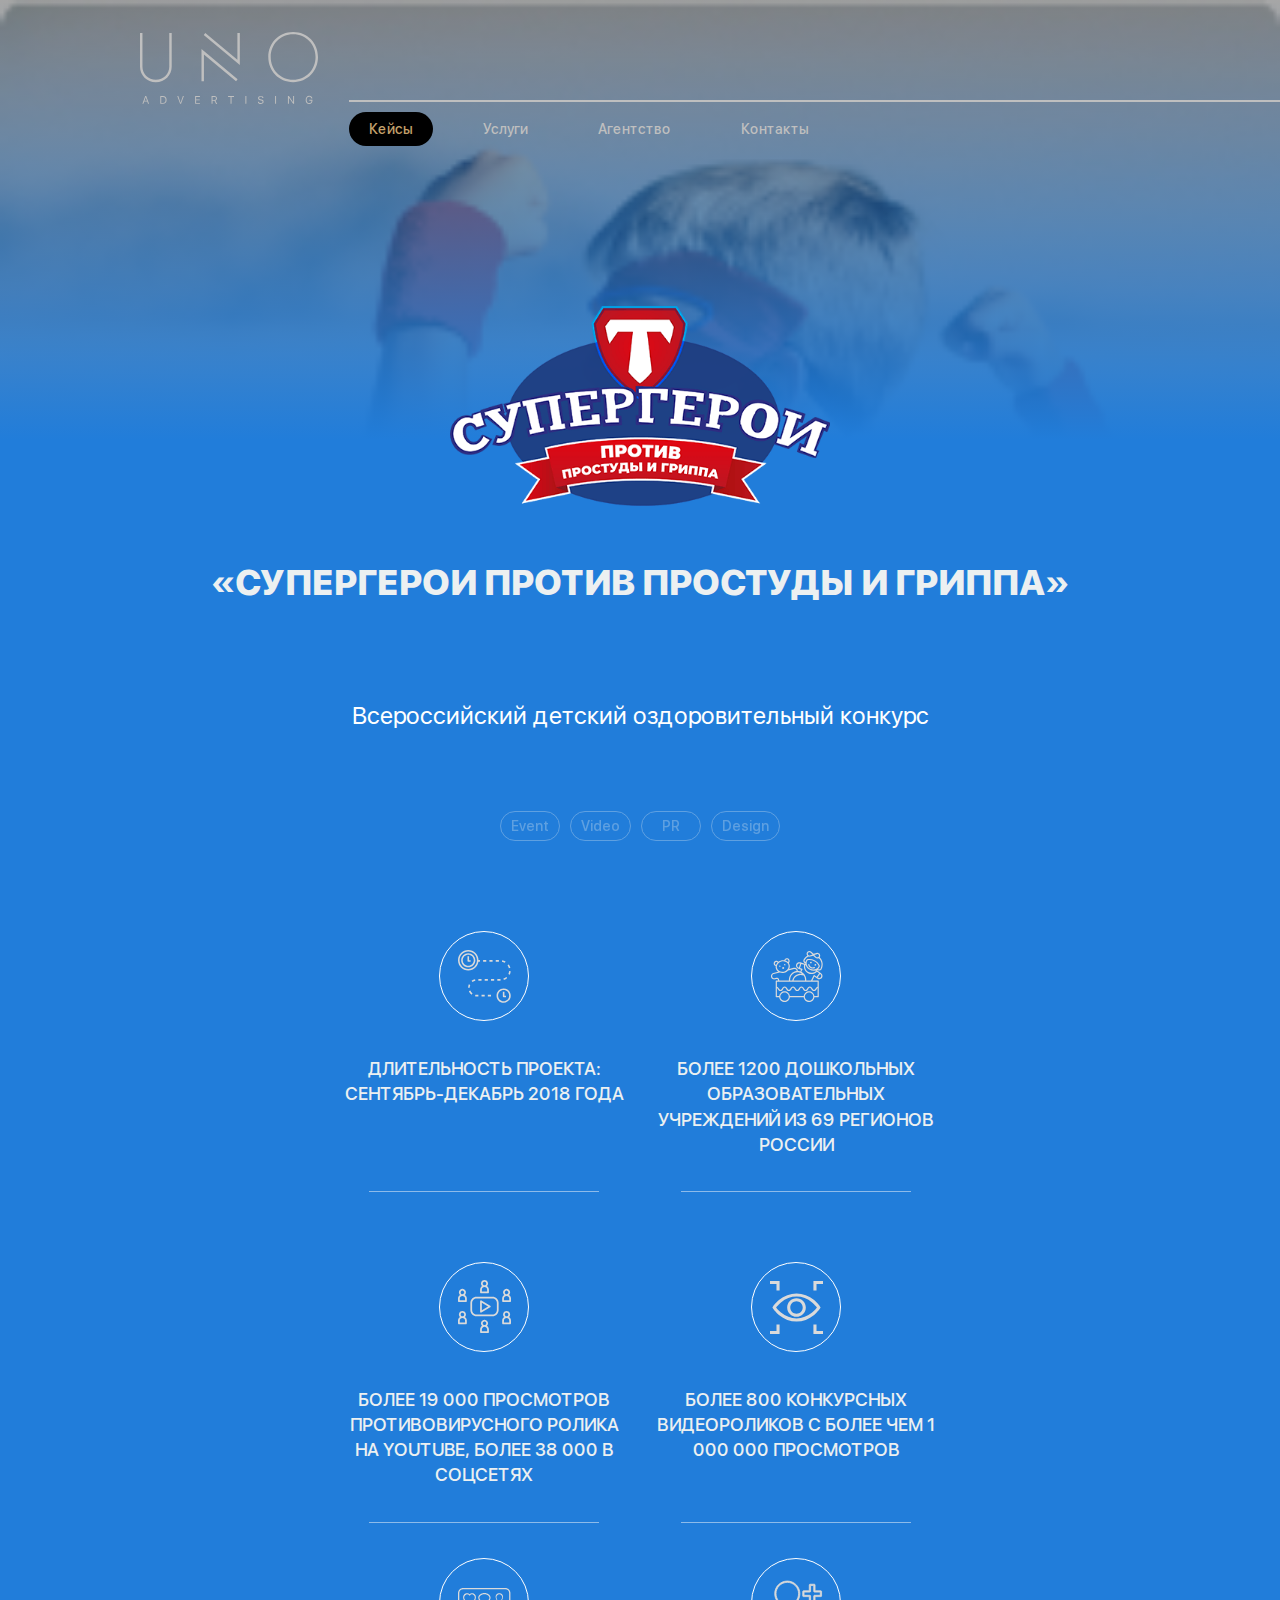
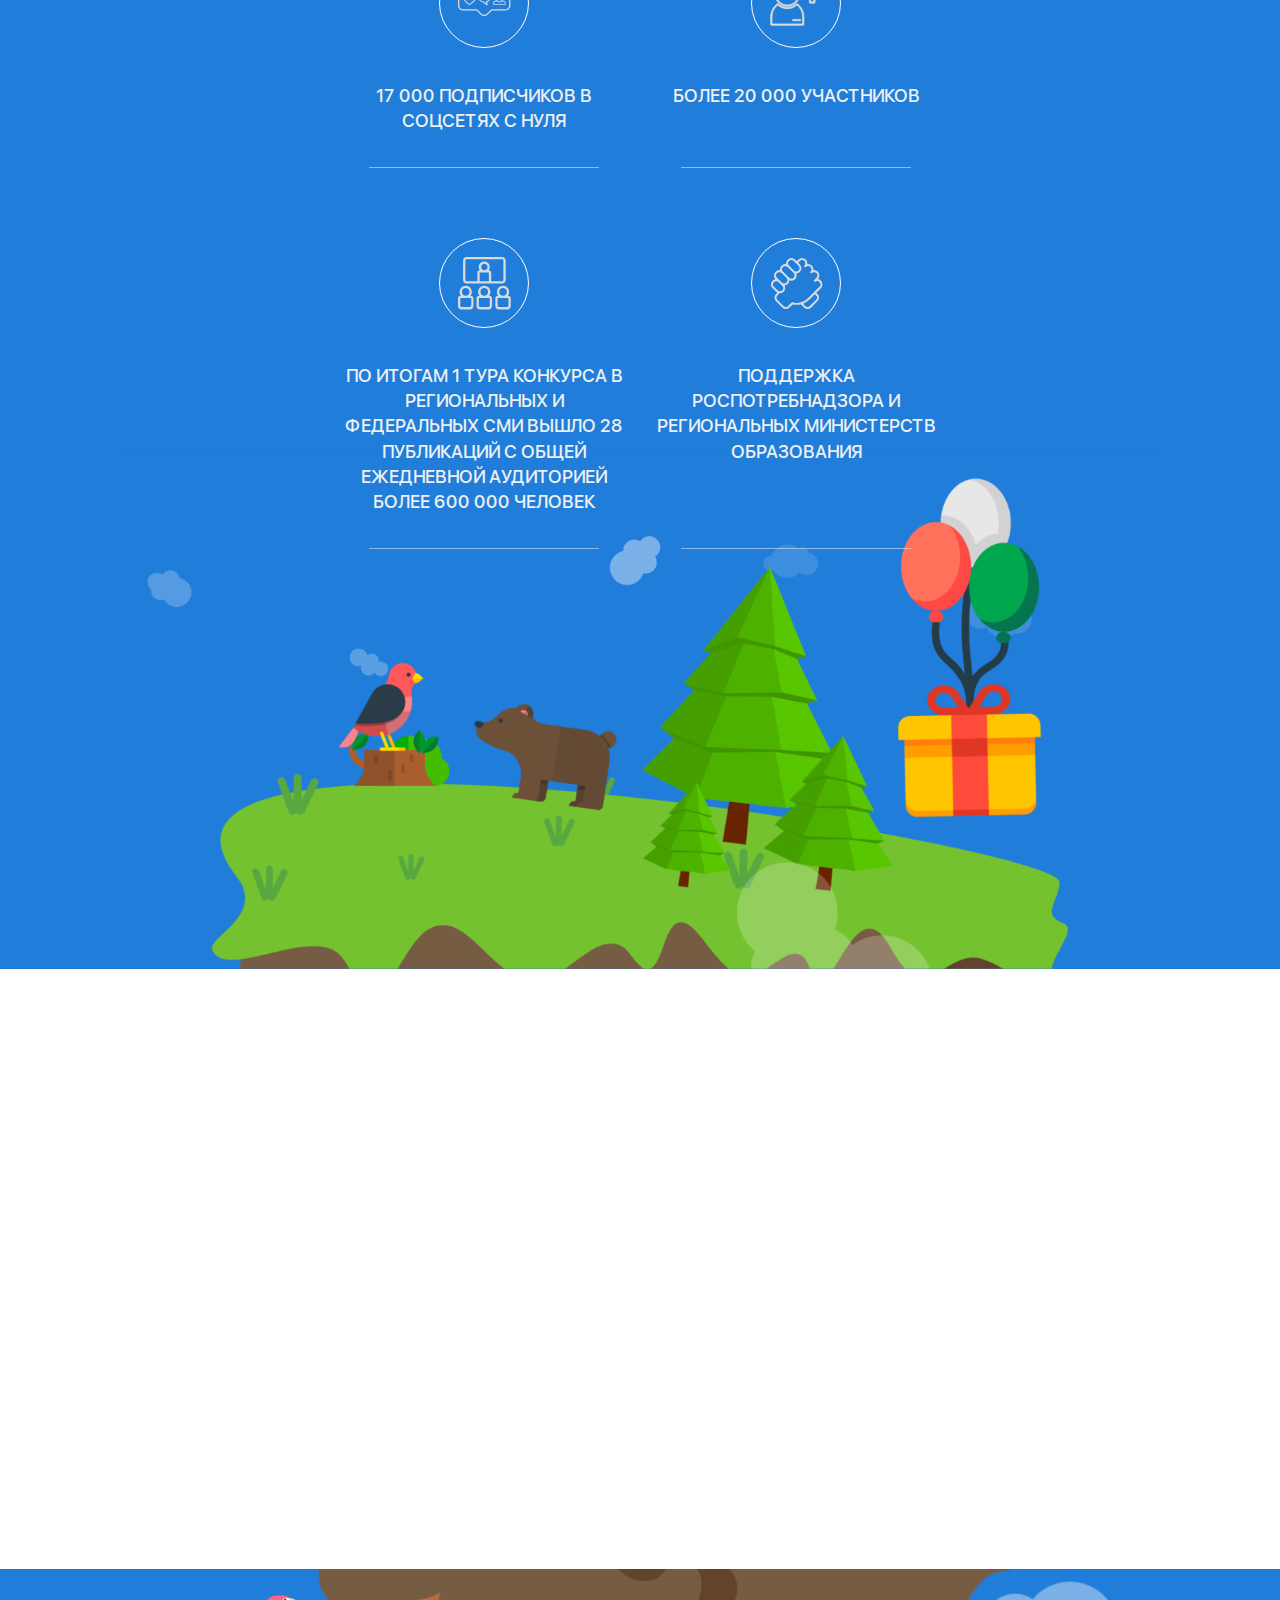
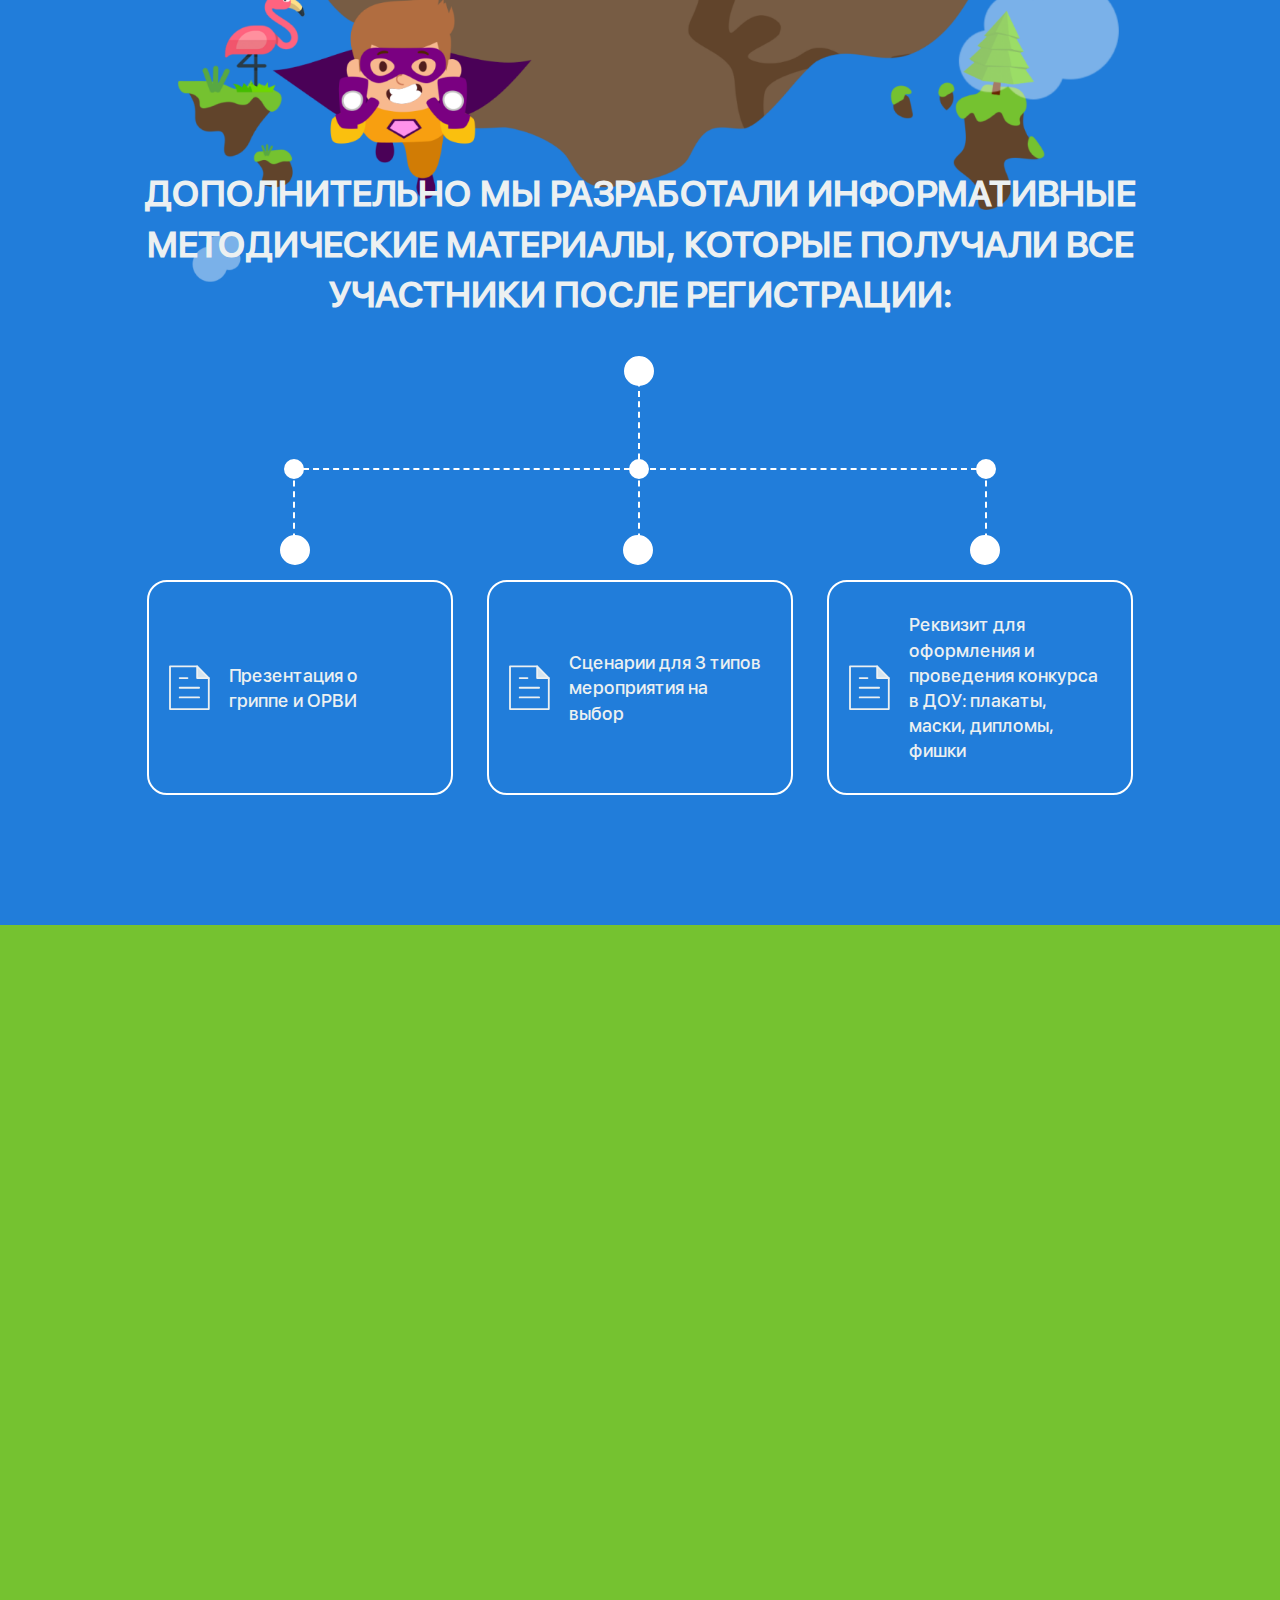
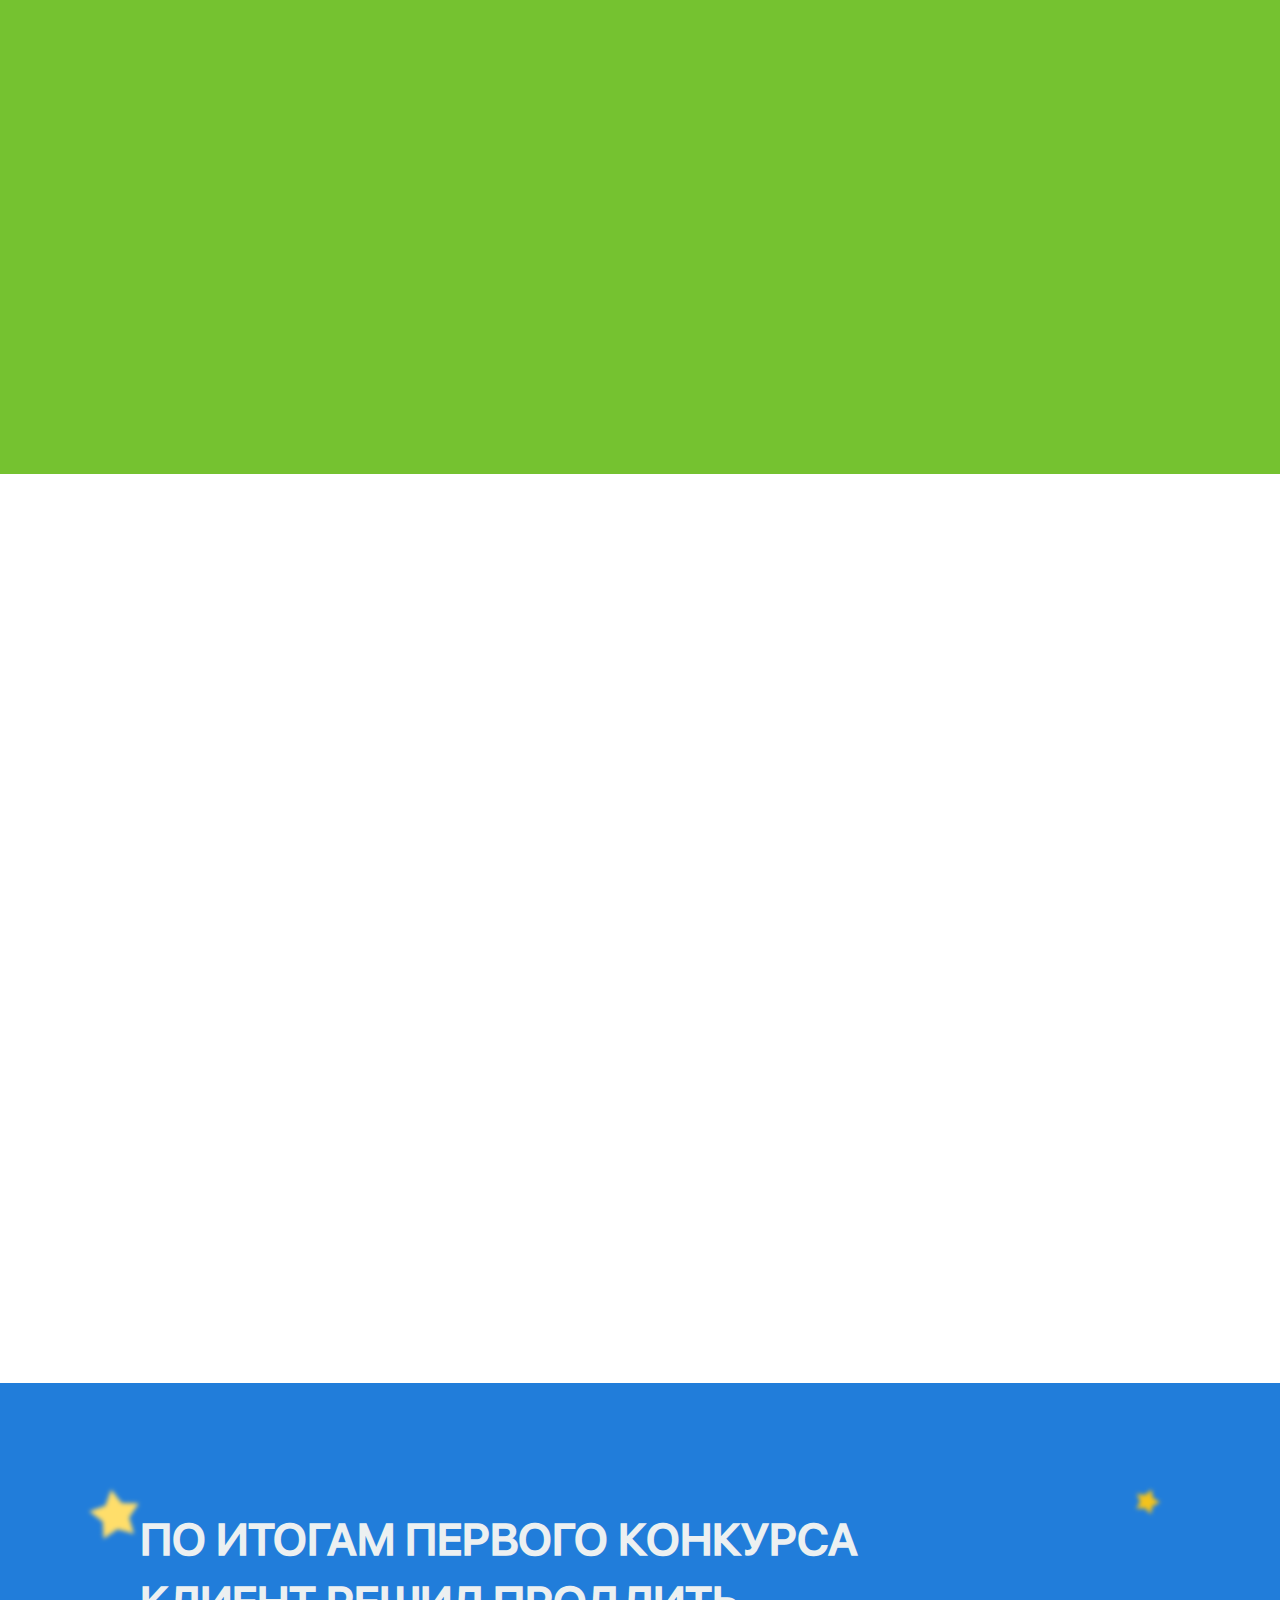
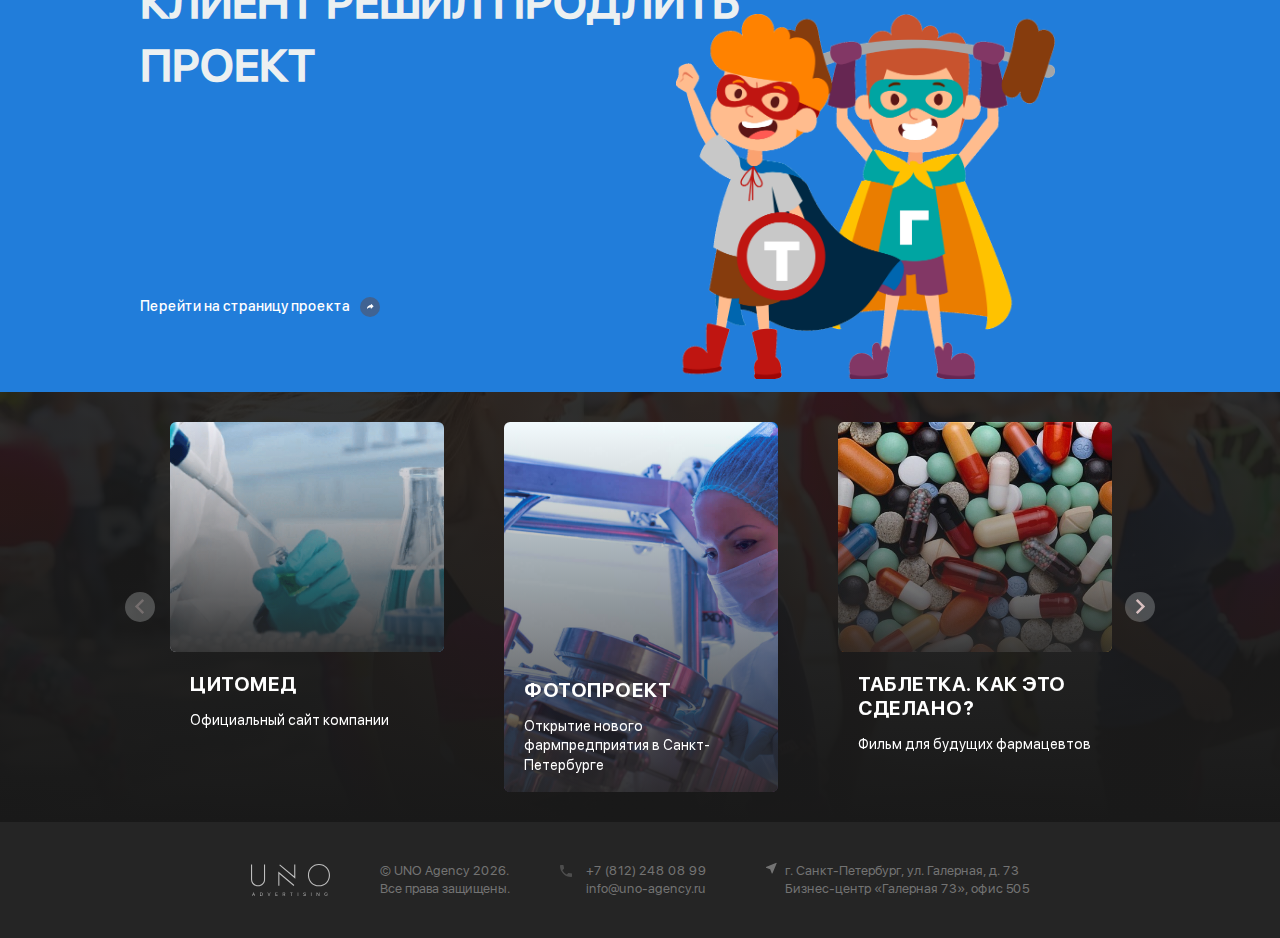
<file: case-geroi.html>
<!DOCTYPE html>
<html lang="en">

  <head>
    <meta charset="UTF-8">
    <meta name="viewport" content="width=device-width, initial-scale=1.0">
    <meta http-equiv="X-UA-Compatible" content="ie=edge">
    <link rel="icon" type="image/png" href="img/favicon.png">
    <title>UNO Agency</title>
    <!-- style -->
    <link rel="stylesheet" href="css/animate.css">
    <link rel="stylesheet" href="css/slick.css">
    <link rel="stylesheet" href="css/slick-theme.css">
    <link rel="stylesheet" href="css/main.css">
    <link rel="stylesheet" href="css/media.css">
    <!-- Yandex.Metrika counter -->
    <script type="text/javascript" >
      (function(m,e,t,r,i,k,a){m[i]=m[i]||function(){(m[i].a=m[i].a||[]).push(arguments)};
      m[i].l=1*new Date();k=e.createElement(t),a=e.getElementsByTagName(t)[0],k.async=1,k.src=r,a.parentNode.insertBefore(k,a)})
      (window, document, "script", "https://mc.yandex.ru/metrika/tag.js", "ym");

      ym(51622220, "init", {
          clickmap:true,
          trackLinks:true,
          accurateTrackBounce:true,
          webvisor:true
      });
    </script>
    <noscript><div><img src="https://mc.yandex.ru/watch/51622220" style="position:absolute; left:-9999px;" alt="" /></div></noscript>
    <!-- /Yandex.Metrika counter -->
  </head>

  <body class='body body__geroi'>
    <div class="wrapper">
      <div class="bar">
        <div class="container">
          <a class='logo' href='/'>
            <img src="img/logo.svg" alt="logo">
          </a>
          <div class="burger-menu">
            <div class="burger-click-region">
              <span class="burger-menu-piece"></span>
              <span class="burger-menu-piece"></span>
              <span class="burger-menu-piece"></span>
            </div>
          </div>
        </div>
      </div>
  
      <div class="hidden__menu">
        <div class="container">
          <ul class="hidden__menu--list">
            <li><a href="cases.html">кейсы</a></li>
            <li><a href="services.html">услуги</a></li>
            <li><a href="team.html">агентство</a></li>
            <li><a href="contacts.html">контакты</a></li>
          </ul>
          <div class="hidden__menu--footer">
            <div class="hidden__menu--contact">
              <a class="hidden__menu--call" type='tel' href="tel:+78122480899"></a>
              <a class="hidden__menu--email" type='email' href="mailto:info@uno-agency.ru"></a>
            </div>
            <p class="hidden__menu--adress">г. Санкт-Петербург, ул. Галерная, д. 73<br>Бизнес-центр «Галерная 73», офис 505</p>
          </div>
        </div>
      </div>
      <header class="header header__case">
        <div class="container">
          <div class="logo">
            <a href="/">
              <img src="img/logo.svg" alt="logo">
            </a>
          </div>
          <div class="header__content">
            <div class="header__content--bottom">
              <ul class="menu">
                <li class="menu__item">
                  <a class="menu__item--link active" href="cases.html">Кейсы</a>
                </li>
                <li class="menu__item">
                  <a class="menu__item--link" href="services.html">Услуги</a>
                </li>
                <li class="menu__item">
                  <a class="menu__item--link" href="team.html">Агентство</a>
                </li>
                <li class="menu__item">
                  <a class="menu__item--link" href="contacts.html">Контакты</a>
                </li>
              </ul>
            </div>
          </div>
        </div>
      </header>

      <main class="main main__geroi main__cases">

        <div class="geroi__block geroi__iseland">
          <div class="container wow bounceInUp">
            <div class="logo">
              <img src="img/logo_geroi.png" alt="">
            </div>
            <h1 class="title geroi__title">«Супергерои против простуды и гриппа»</h1>
            <p class="subtitle azbuka__subtitle">Всероссийский детский оздоровительный конкурс</p>
            <ul class="breadcrumbs azbuka__breadcrumbs">
              <li class="breadcrumb__item">Event</li>
              <li class="breadcrumb__item">Video</li>
              <li class="breadcrumb__item">PR</li>
              <li class="breadcrumb__item">Design</li>
            </ul>
            <ul class="geroi__list">
              <li class="geroi__item">
                <p class="geroi__item--text">Длительность проекта: сентябрь-декабрь 2018 года</p>
              </li>
              <li class="geroi__item">
                <p class="geroi__item--text">Более 1200 дошкольных образовательных учреждений из 69 регионов России</p>
              </li>
              <li class="geroi__item">
                <p class="geroi__item--text">Более 19 000 просмотров Противовирусного ролика на Youtube, более 38 000 в соцсетях</p>
              </li>
              <li class="geroi__item">
                <p class="geroi__item--text">Более 800 конкурсных видеороликов с более чем 1 000 000 просмотров</p>
                <div class="pic">
                  <img src="./img/flamingo.png" alt="">
                </div>
              </li>
              <li class="geroi__item">
                <p class="geroi__item--text">17 000 подписчиков в соцсетях с нуля</p>
              </li>
              <li class="geroi__item">
                <p class="geroi__item--text">Более 20 000 участников</p>
              </li>
              <li class="geroi__item">
                <p class="geroi__item--text">По итогам 1 тура конкурса в региональных и федеральных СМИ вышло 28 публикаций с общей ежедневной аудиторией более 600 000 человек </p>
              </li>
              <li class="geroi__item">
                <p class="geroi__item--text">Поддержка Роспотребнадзора и региональных Министерств образования</p>
              </li>
            </ul>
          </div>
        </div>

        <div class="geroi__block geroi__block--advs">
          <div class="container">
            <div class="geroi__about wow bounceInUp">
              <ul class="about__titles">
                <a href='#about__text--1' class="about__title--item active">
                  <span>Задача</span>
                </a>
                <a href='#about__text--2' class="about__title--item">
                  <span>Решение</span>
                </a>
                <a href='#about__text--3' class="about__title--item">
                  <span>Материалы</span>
                </a>
              </ul>
              <ul class="about__text">
                <li class="about__text--item active" id='about__text--1'>
                  <p>В рамках кампании по выводу на рынок обновленного препарата Тимоген (компании МБНПК «Цитомед») необходимо было разработать оригинальный социальный проект, направленный на повышение узнаваемости бренда Тимоген в России и укрепление репутационных позиций производителя.</p>
                  <p>Всероссийский детский оздоровительный конкурс «Супергерои против простуды и гриппа» – второй крупный проект в рамках репутационного менеджмента компании МБНПК «Цитомед», после Межрегионального творческого конкурса для старшеклассников <a href="http://pharm-school.ru/" target='_blank'>«Российская школа фармацевтов»</a>.</p>
                  <div class="text__hidden">
                    <p>Тимоген предназначен как для взрослых, так и для детей. Решено было сфокусироваться на одном из главных показаний препарата – сокращение эпизодов болезни и укрепление иммунитета у часто болеющих детей. Так как проблема частых простуд характерна в основном для детей дошкольного возраста, очевидным было повышать узнаваемость бренда среди их родителей. Дошкольные образовательные учреждения (детские сады) – четкое попадание в ЦА.</p>
                    <p>Нашей задачей было разработать и реализовать социальный проект, действительно полезный как для детей и родителей, так и для педагогов детских садов. Важно было получить поддержку органов государственной власти, что значительно повысило бы авторитет конкурса и упростило процесс привлечения участников. Забегая вперед, скажем, что нам это удалось.</p>
                  </div>
                </li>
                <li class="about__text--item" id='about__text--2'>
                  <p>Известный факт, что самыми распространенными заболеваниями у детей дошкольного и младшего школьного возраста являются ОРВИ и грипп, особенно в осенне-зимний период. Проанализировав материалы, которые демонстрируются дошколятам на уроках здоровья, мы поняли, что качественных презентаций, которые помогали бы педагогам объяснить детям, что такое грипп и ОРВИ, как работают прививки, как защититься от вирусов, практически нет.</p>
                  <p>Мы решили взять просветительскую функцию на себя и подготовить качественные материалы, достоверные и простые для восприятия. Мы привлекли экспертов из разных областей: пообщались с опытными педагогами дошкольных учреждений, провели серию экспертных интервью с педиатрами и иммунологами, проанализировали данные Роспотребнадзора по заболеваемости и проштудировали рекомендации ВОЗ по лечению и профилактике гриппа и ОРВИ. На основании полученных данных мы разработали уникальную концепцию и методику конкурса.</p>
                  <p>Когда концепция была утверждена, мы обратились за поддержкой к Роспотребнадзору и получили ее, так как конкурс полностью отвечает курсу государства на пропаганду здорового образа жизни, активной профилактики гриппа и ОРВИ и вакцинации. </p>
                </li>
                <li class="about__text--item" id='about__text--3'>
                  <p>Как объяснить дошкольникам, что такое вирусы, эпидемия, иммунитет? Как закрепить знания о профилактике и правильном лечении гриппа и ОРВИ? Как подать информацию интересно, красочно, доступно и детям, и педагогам, и родителям?</p>
                  <p>Центральным элементом конкурса стал Противовирусный танец. Супергерои Марвел (их мы выбрали по итогам интернет-опроса родителей и педагогов, как наиболее популярных и любимых персонажей у детей дошкольного возраста) продемонстрировали правила профилактики гриппа и ОРВИ в движении, визуализируя слова ритмичной веселой песни. Этот прием направлен на формирование у детей полезных привычек за счет мышечной памяти.</p>
                </li>
              </ul>
            </div>
          </div>
        </div>

        <div class="geroi__block geroi__docs">
          <div class="container">
            <h2 class='title desktop__hidden'>Для реализации проекта были созданы:</h2>
            <h2 class='title text__hidden'>Дополнительно мы разработали информативные методические материалы, которые получали все участники после регистрации:</h2>
            <div class="borders md__hidden">
              <span></span>
              <span></span>
              <span></span>
              <span></span>
            </div>
            <div class="target__list text__hidden">
              <p class="target__item">Презентация о гриппе и ОРВИ</p>
              <p class="target__item">Сценарии для 3 типов мероприятия на выбор</p>
              <p class="target__item">Реквизит для оформления и проведения конкурса в ДОУ: плакаты, маски, дипломы, фишки</p>
            </div>
            <ul class="geroi__soc desktop__hidden">
              <li class="geroi__soc--item">
                <a href="https://super-geroi.ru/" class="geroi__soc--link" target='_blank'>Лендинг</a>
              </li>
              <li class="geroi__soc--item">
                <a href="https://vk.com/supergeroiprotivgrippa" class="geroi__soc--link" target='_blank'>Группа Вконтакте</a>
              </li>
            </ul>
          </div>
          
        </div>

        <div class="geroi__block geroi__made">
          <div class="container wow bounceInUp">
            <h2 class="title text__hidden">Для реализации проекта были созданы:</h2>
            <div class="case__table text__hidden">
              <div class="case__row--top">
                <div class="case__slider--item">
                  <span class="case__card">
                    <div class="case__top case__geroi"></div>
                    <div class="case__content">
                      <p>Регламентирующие документы, оргкомитет и жюри</p>
                    </div>
                  </span>
                </div>
                <a href='https://super-geroi.ru/' target='_blank' class="case__slider--item">
                  <span class="case__card">
                    <div class="case__top case__supergeroi"></div>
                    <div class="case__content">
                      <p>Лэндинг с формой для регистрации</p>
                    </div>
                  </span>
                </a>
                <div class="case__slider--item">
                  <div class="case__card">
                    <div class="case__top case__geroi-3"></div>
                    <div class="case__content">
                      <p>Группы в социальных сетях <a href="https://vk.com/supergeroiprotivgrippa" target='_blank'>Вконтакте</a> и <a href="https://ok.ru/supergeroi" target='_blank'>Одноклассники</a></p>
                    </div>
                  </div>
                </div>
              </div>
            </div>
            <div class="geroi__details">
              <div class="geroi__about--part">
                <div class="video__wrap video--on">
                  <div class="video__cover"></div>
                  <a class="play"></a>
                  <div class="video__inner">
                    <iframe class="iframe" src="https://www.youtube.com/embed/x6TZ6MaMlNY" frameborder="0" allow="accelerometer; autoplay; encrypted-media; gyroscope; picture-in-picture" allowfullscreen=""></iframe>
                  </div>
                </div>
              </div>
              <div class="geroi__about--part text__hidden">
                <div class="geroi__about--part-item">
                  <p>Сайт и группы оформлены в соответствии с фирменным стилем препарата Тимоген для повышения узнаваемости бренда.</p>
                </div>
                <div class="geroi__about--part-item">
                  <p>Бренд Тимоген использован в оформлении презентационных материалов и реквизита, в титрах и заставках клипа. Введены герои Тима и Гена (ассоциации).</p>
                </div>
                <div class="geroi__about--part-item">
                  <p>Бренд Цитомед упоминается в песне Супергероев.</p>
                </div>
              </div>
            </div>
            <p class='geroi__text'>Нативный характер рекламы был положительно воспринят аудиторией, некоторые участники даже упоминали Цитомед и Тимоген в конкурсных видеороликах и творческих работах.</p>
            
          </div>
        </div>

        <div class="geroi__block geroi__block--advs geroi__how">
          <div class="container wow bounceInUp">
            <p class="geroi__how--title">как это работает?</p>
            <div class="geroi__how--text">
              <p class="geroi__how--item">К участию в конкурсе приглашались исключительно представители дошкольных образовательных учреждений России. Желающим необходимо было пройти регистрацию на сайте.</p>
              <p class="geroi__how--item">Участникам нужно было разучить с детьми предложенный нами Противовирусный танец, провести одно из 3-х мероприятий (тематическое занятие, семейный праздник, массовый флешмоб). Обязательным элементом каждого было исполнение противовирусного танца, а также демонстрация презентации о гриппе и ОРВИ (кроме массового флешмоба).</p>
              <p class="geroi__how--item">Дополнительно можно было принять участие в номинациях «Лучший рисунок», «Лучшая поделка», «Лучший костюм».</p>
              <p class="geroi__how--item">Одним из правильных решений стал отказ от крупных призов в пользу большего количества номинаций и призовых мест. С одной стороны, это повысило мотивацию (больше шансов на победу), с другой стороны, конкурс не воспринимался как «битва за автомобиль», многим участникам понравилась именно идея и методика конкурса.</p>
              <p class="geroi__how--item">Благодаря нашей методике и продуманным номинациям в конкурсе на равных условиях смогли принять участие детские сады как из крупных городов, так и из сел и деревень.</p>
              <p class="geroi__how--item">Мы получили множество положительных отзывов о конкурсе как от педагогов, так и от родителей.</p>
              <p class="geroi__how--item">По итогам первого конкурса клиент решил продлить проект.</p>
            </div>
          </div>
        </div>

        <div class="geroi__block geroi__block--bottom">
          <div class="container">
            <span class="star star__big star-1"></span>
            <span class="star star__small star-2"></span>
            <h2 class="title">По итогам первого конкурса клиент решил продлить проект</h2>
            <a href="https://super-geroi.ru/" class='geroi__link' target='_blank'>Перейти на страницу проекта</a>
          </div>
        </div>

        <div class="case__next">
          <div class="container">
            <a href="./case-rangers.html">смотреть следующий кейс</a>
          </div>
        </div>

        <div class="cases">
          <div class="container">
            <div class="case__slider">
              <div class="case__slider--item">
                  <a href="http://cytomed.ru/" class="case__card" target='_blank'>
                    <div class="case__top case__cytomed"></div>
                    <div class="case__content">
                      <h2 class="case__content--title">Цитомед</h2>
                      <p>Официальный сайт компании</p>
                    </div>
                  </a>
              </div>
              <div class="case__slider--item">
                <a href="http://cytomed.ru/2018/06/29/proizvodstvo-gotovyx-lekarstvennyx-form-novoorlovskaya-sankt-peterburg/" class="case__card" target='_blank'>
                  <div class="case__top case__novoorl"></div>
                  <div class="case__content">
                    <h2 class="case__content--title">Фотопроект</h2>
                    <p>Открытие нового фармпредприятия в Санкт-Петербурге</p>
                  </div>
                </a>
              </div>
              <div class="case__slider--item">
                <a href="http://pharm-school.ru/tabletka-kak-eto-sdelano/" class="case__card" target='_blank'>
                  <div class="case__top case__pills"></div>
                  <div class="case__content">
                    <h2 class="case__content--title">Таблетка. Как это сделано?</h2>
                    <p>Фильм для будущих фармацевтов</p>
                  </div>
                </a>
              </div>
              <div class="case__slider--item">
                <a href="case-jjop.html" class="case__card">
                  <div class="case__top case__jjop"></div>
                  <div class="case__content">
                    <h2 class="case__content--title">Женщина женщине о простатите</h2>
                    <p>Флешмобы в поддержку профилактики простатита</p>
                  </div>
                </a>
              </div>
              <!-- <div class="case__slider--item">
                <a href="case-geroi.html" class="case__card">
                  <div class="case__top case__geroi"></div>
                  <div class="case__content">
                    <h2 class="case__content--title">Супергерои против простуды и гриппа</h2>
                    <p class="case__content--text">Танцевальный оздровительный конкурс для детей</p>
                  </div>
                </a>
              </div> -->
              <div class="case__slider--item">
                <a href="./case-prostatilen.html" class="case__card" target='_blank'>
                  <div class="case__top case__prostatilen"></div>
                  <div class="case__content">
                    <h2 class="case__content--title">Простатилен</h2>
                    <p>Комплексное интернет продвижение препарата</p>
                  </div>
                </a>
              </div>
              <div class="case__slider--item">
                <a href="case-rshf.html" class="case__card">
                  <div class="case__top case__rshf"></div>
                  <div class="case__content">
                    <h2 class="case__content--title">Российская школа фармацевтов</h2>
                    <p>Как мы создали единственную в России фармацевтическую олимпиаду для школьников</p>
                  </div>
                </a>
              </div>
              <div class="case__slider--item">
                <a href="case-rangers.html" class="case__card">
                  <div class="case__top case__rangers"></div>
                  <div class="case__content">
                    <h2 class="case__content--title">ректальные рейнджеры</h2>
                    <p>Вирусный ролик для препарата Простатилен</p>
                  </div>
                </a>
              </div>
              <div class="case__slider--item">
                <a href="https://www.youtube.com/watch?v=b2ip76mIF1o" class="case__card">
                  <div class="case__top case__item--vystavka"></div>
                  <div class="case__content">
                    <h2 class="case__content--title">Серия фотовыставок</h2>
                    <p>«Фармация будущего: архитектура лекарственных форм»</p>
                  </div>
                </a>
              </div>
              <div class="case__slider--item">
                <a href="case-citovir.html" class="case__card">
                  <div class="case__top case__citovir"></div>
                  <div class="case__content">
                    <h2 class="case__content--title">Цитовир-3 детская форма</h2>
                    <p>Комплексное интернет продвижение препарата</p>
                  </div>
                </a>
              </div>
              <div class="case__slider--item">
                <a href="case-azbuka.html" class="case__card">
                  <div class="case__top case__azbuka"></div>
                  <div class="case__content">
                    <h2 class="case__content--title">абвгдейка - азбука здоровья</h2>
                    <p>Проект легендарной телепередачи с внедрением персонажа доктора Цитовир</p>
                  </div>
                </a>
              </div>
            </div>
          </div>
        </div>
      </main>

      <footer class="footer footer__azbuka">
        <div class="footer__bottom">
          <div class="container">
            <div class="main__footer--part">
              <span class='logo'>
                <img src="img/logo.svg" alt="logo">
              </span>
            </div>
            <div class="main__footer--part">
              <p>&copy; UNO Agency <span class="year"></span>. <span class='rights'>Все права защищены.</span></p>
            </div>
            <div class="main__footer--part">
              <a class="main__footer--link footer__call" href="tel:+78122480899" type="tel">+7 (812) 248 08 99</a>
              <a class="main__footer--link footer__email" href="mailto:info@uno-agency.ru"
                type="email">info@uno-agency.ru</a>
            </div>
            <div class="main__footer--part">
              <a class="main__footer--link footer__map" href="https://goo.gl/maps/FcYT5Ah5hMH2" target='_blank'>г. Санкт-Петербург, ул.
                Галерная, д. 73<br>Бизнес-центр «Галерная 73», офис 505</a>
            </div>
          </div>
        </div>
      </footer>

    </div>

    <div class="rotate">
      <img src="img/rotate.gif" alt="">
      <p>Пожалуйста поверните устройство в портретный режим</p>
    </div>

    <!-- scripts -->
    <script src="js/jquery.js" defer></script>
    <script src="js/slick.min.js" defer></script>
    <script src="js/wow.js" defer></script>
    <script src="js/main.js" defer></script>

  </body>

</html>
</file>
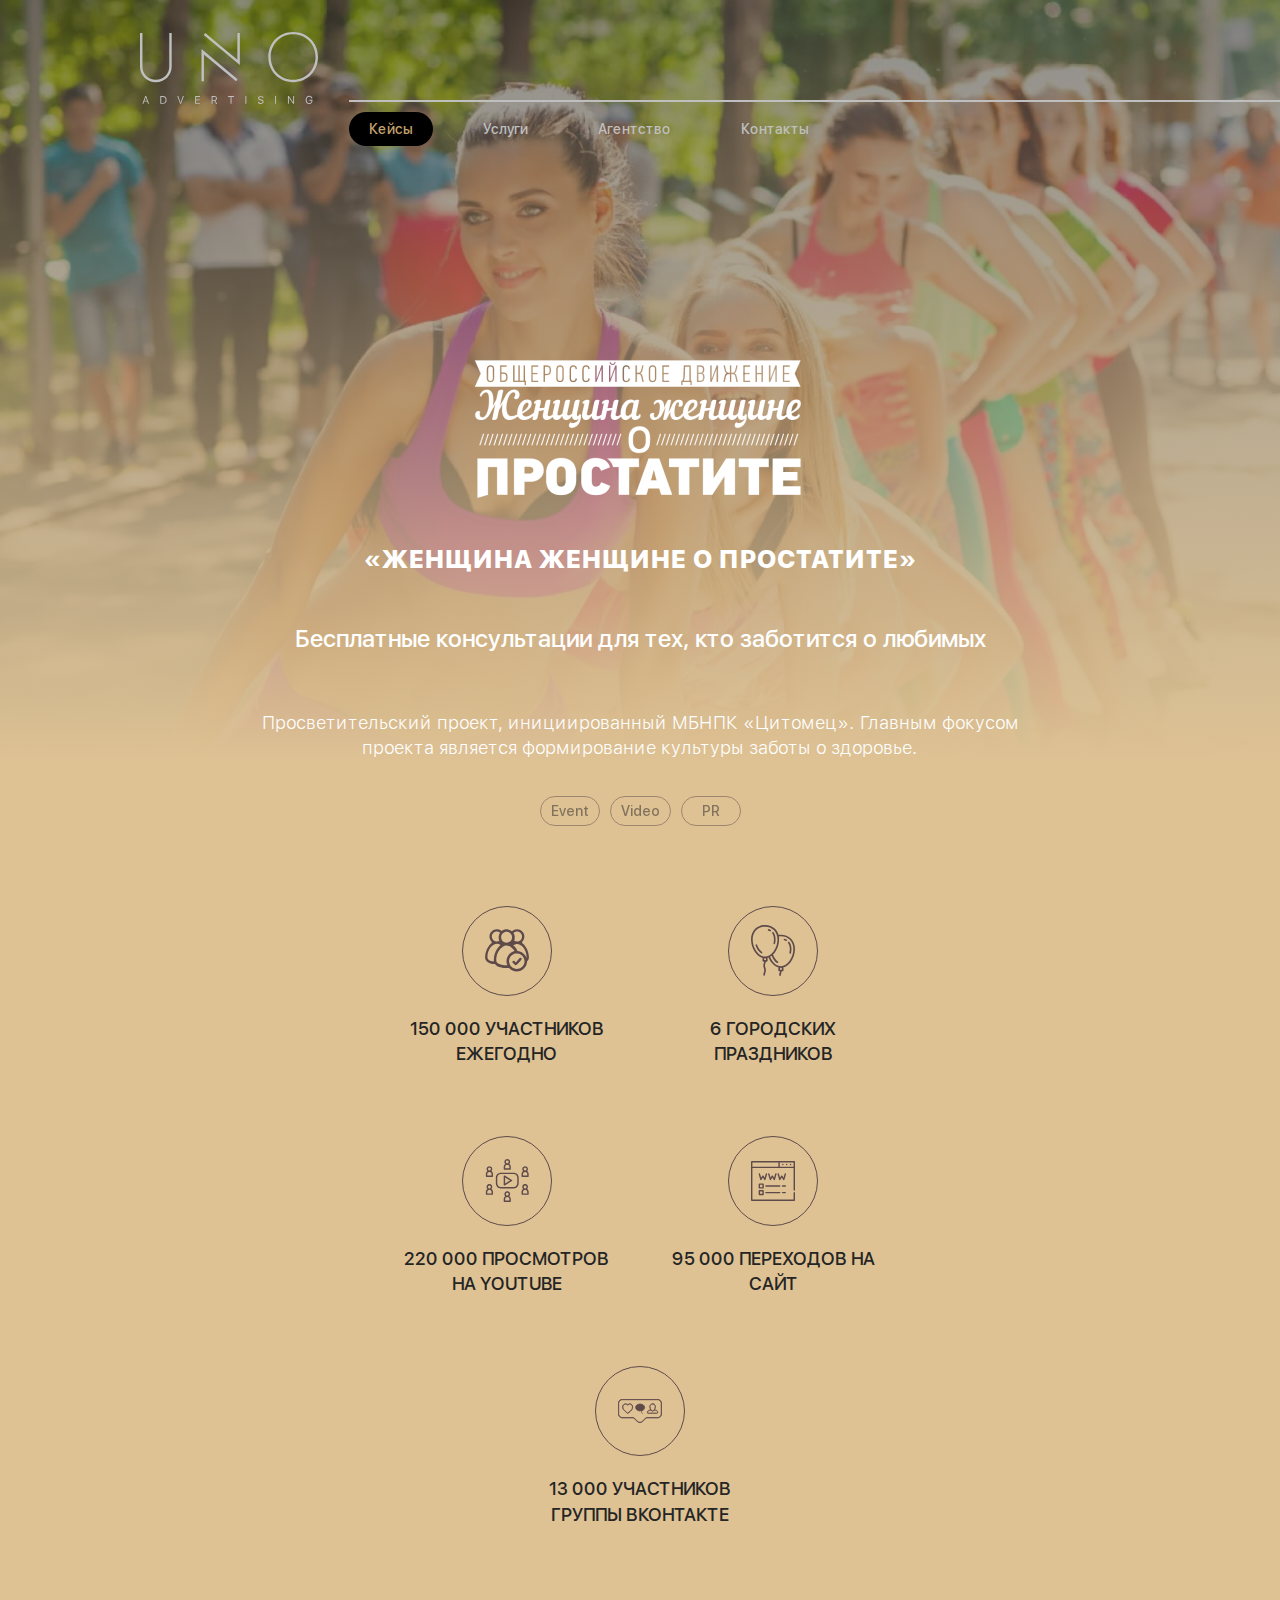
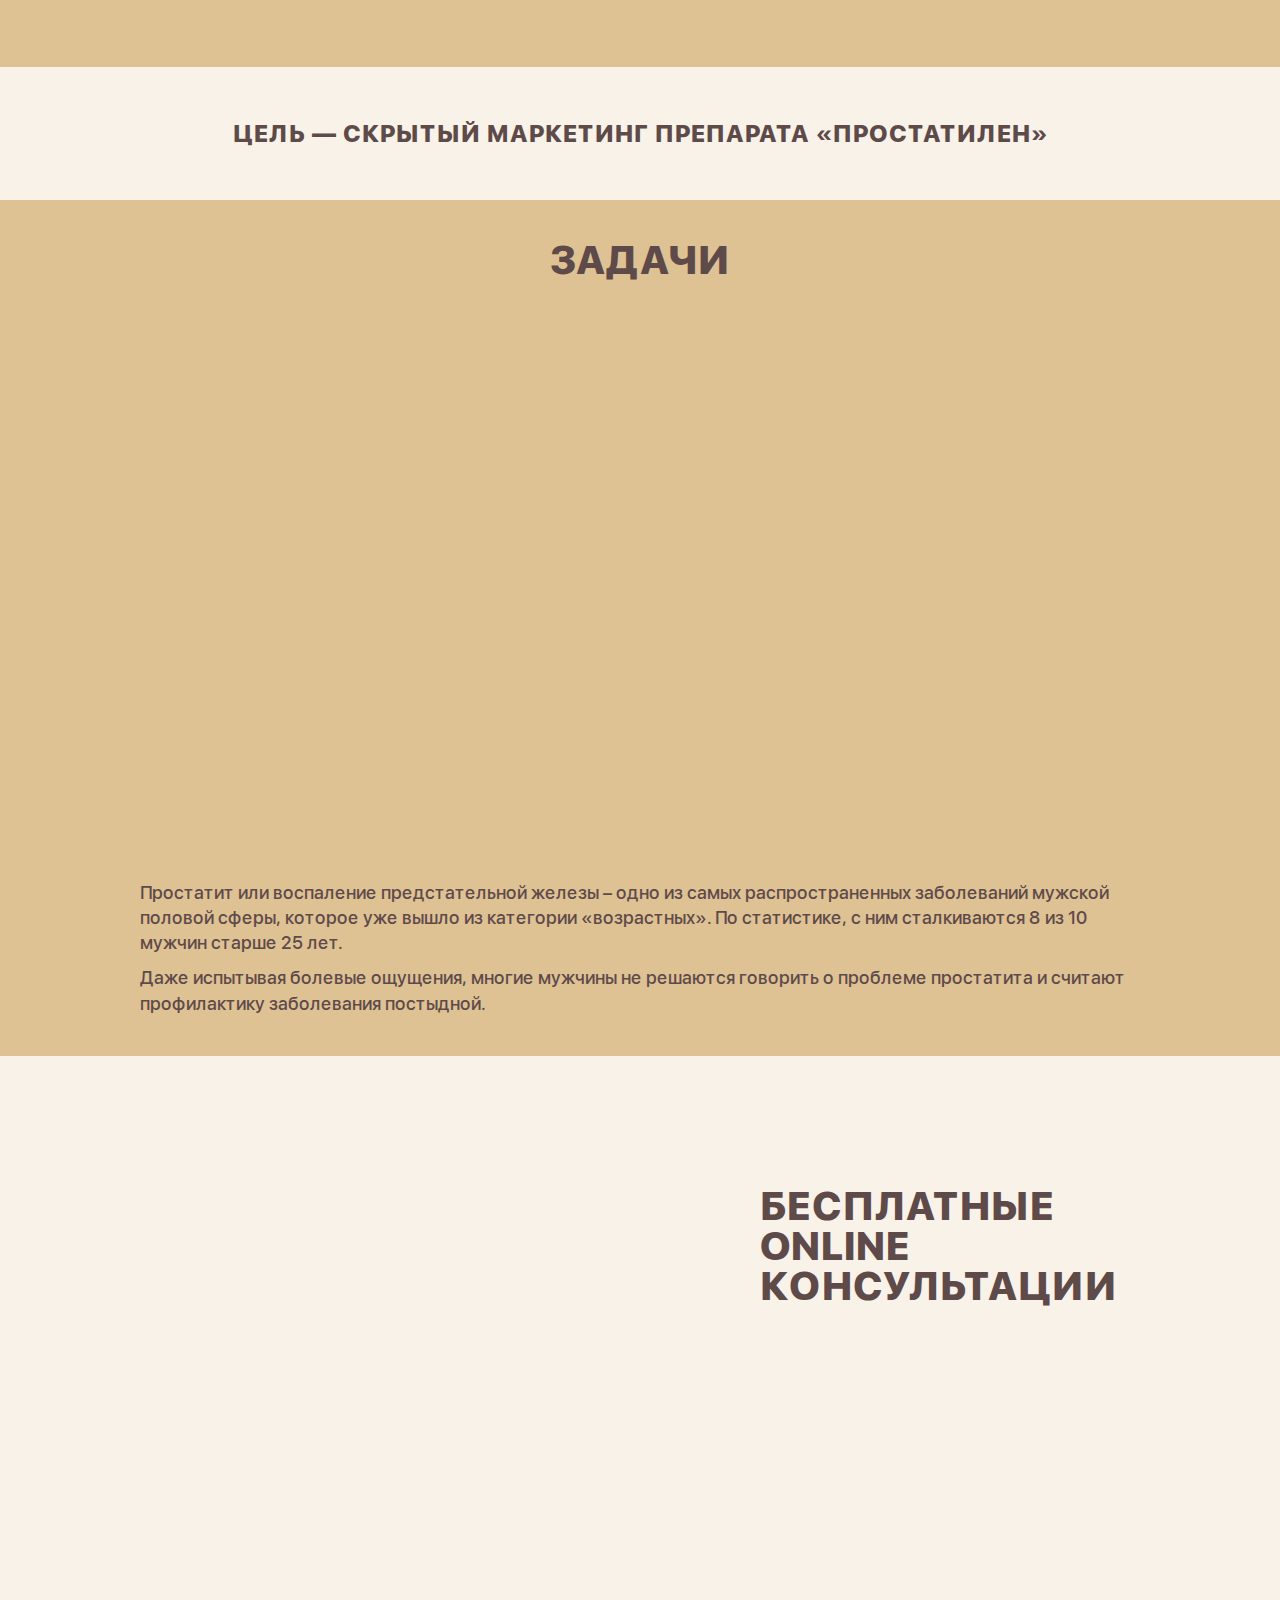
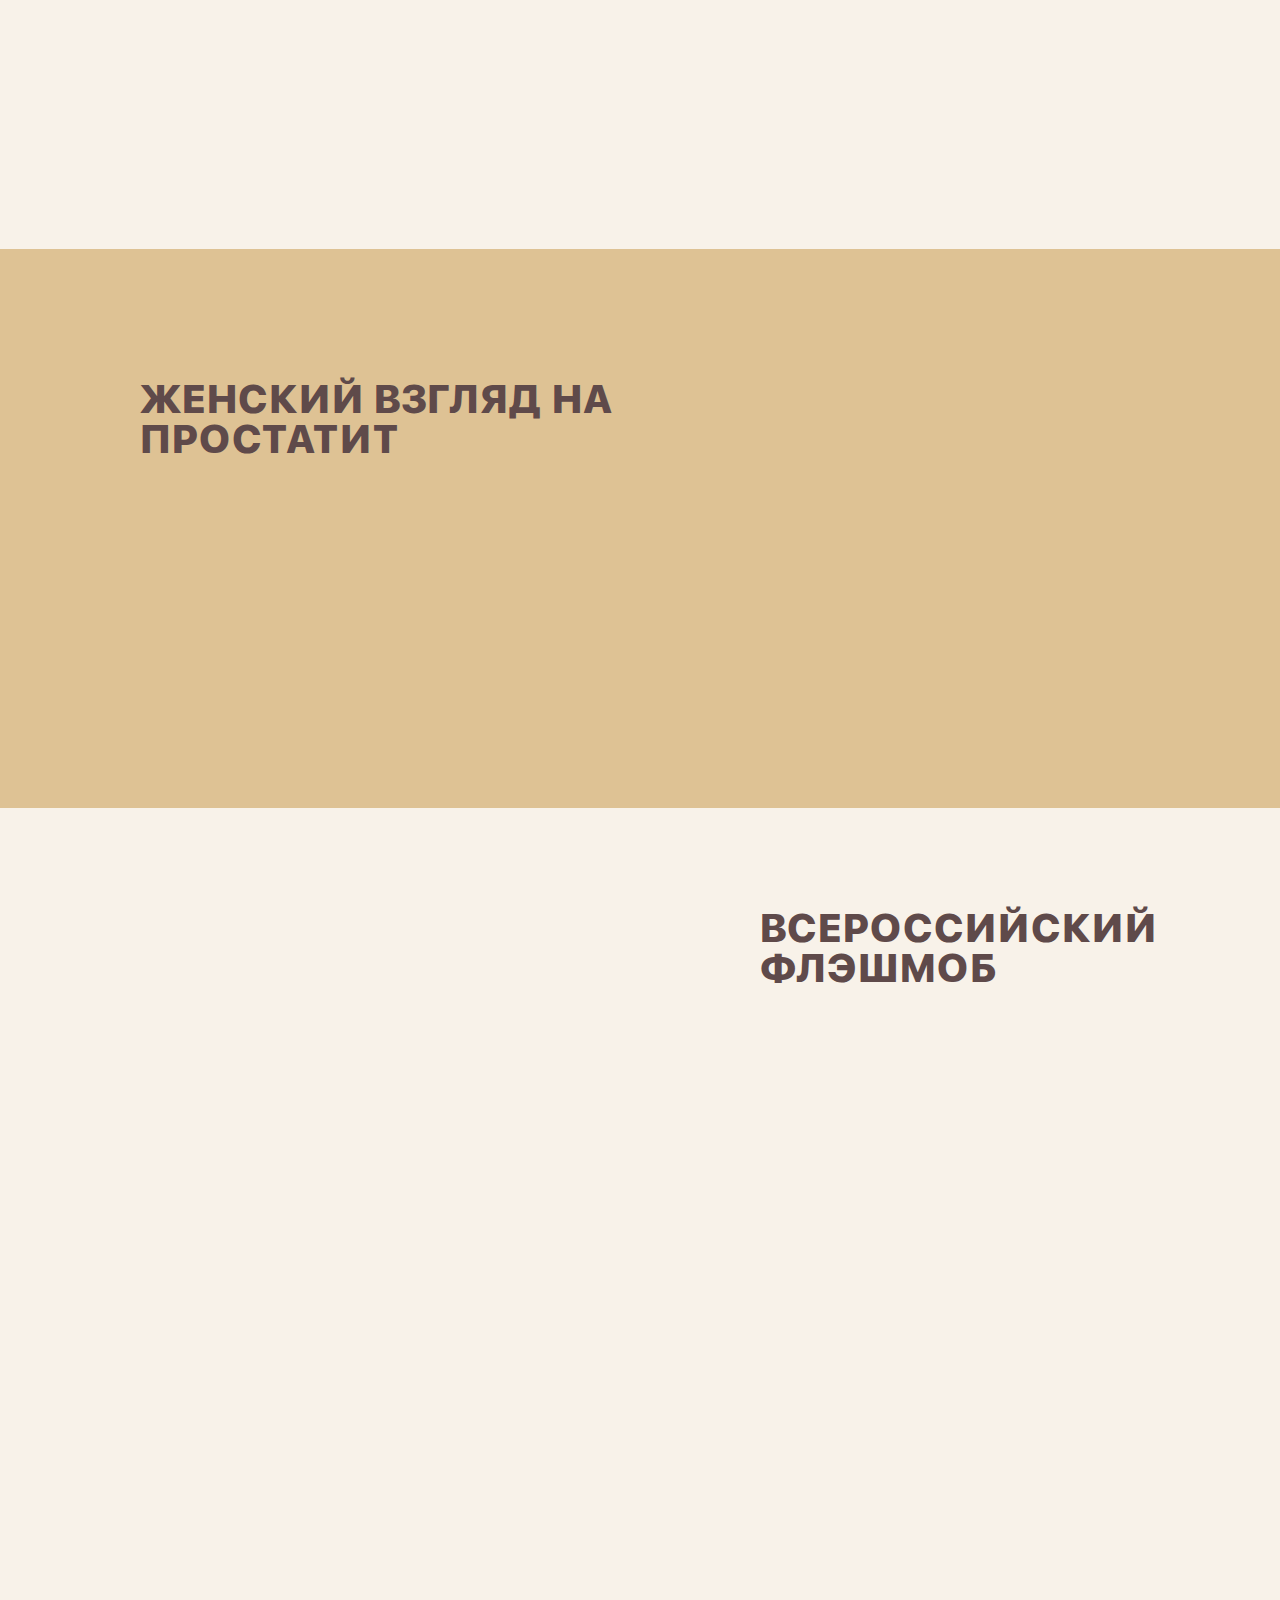
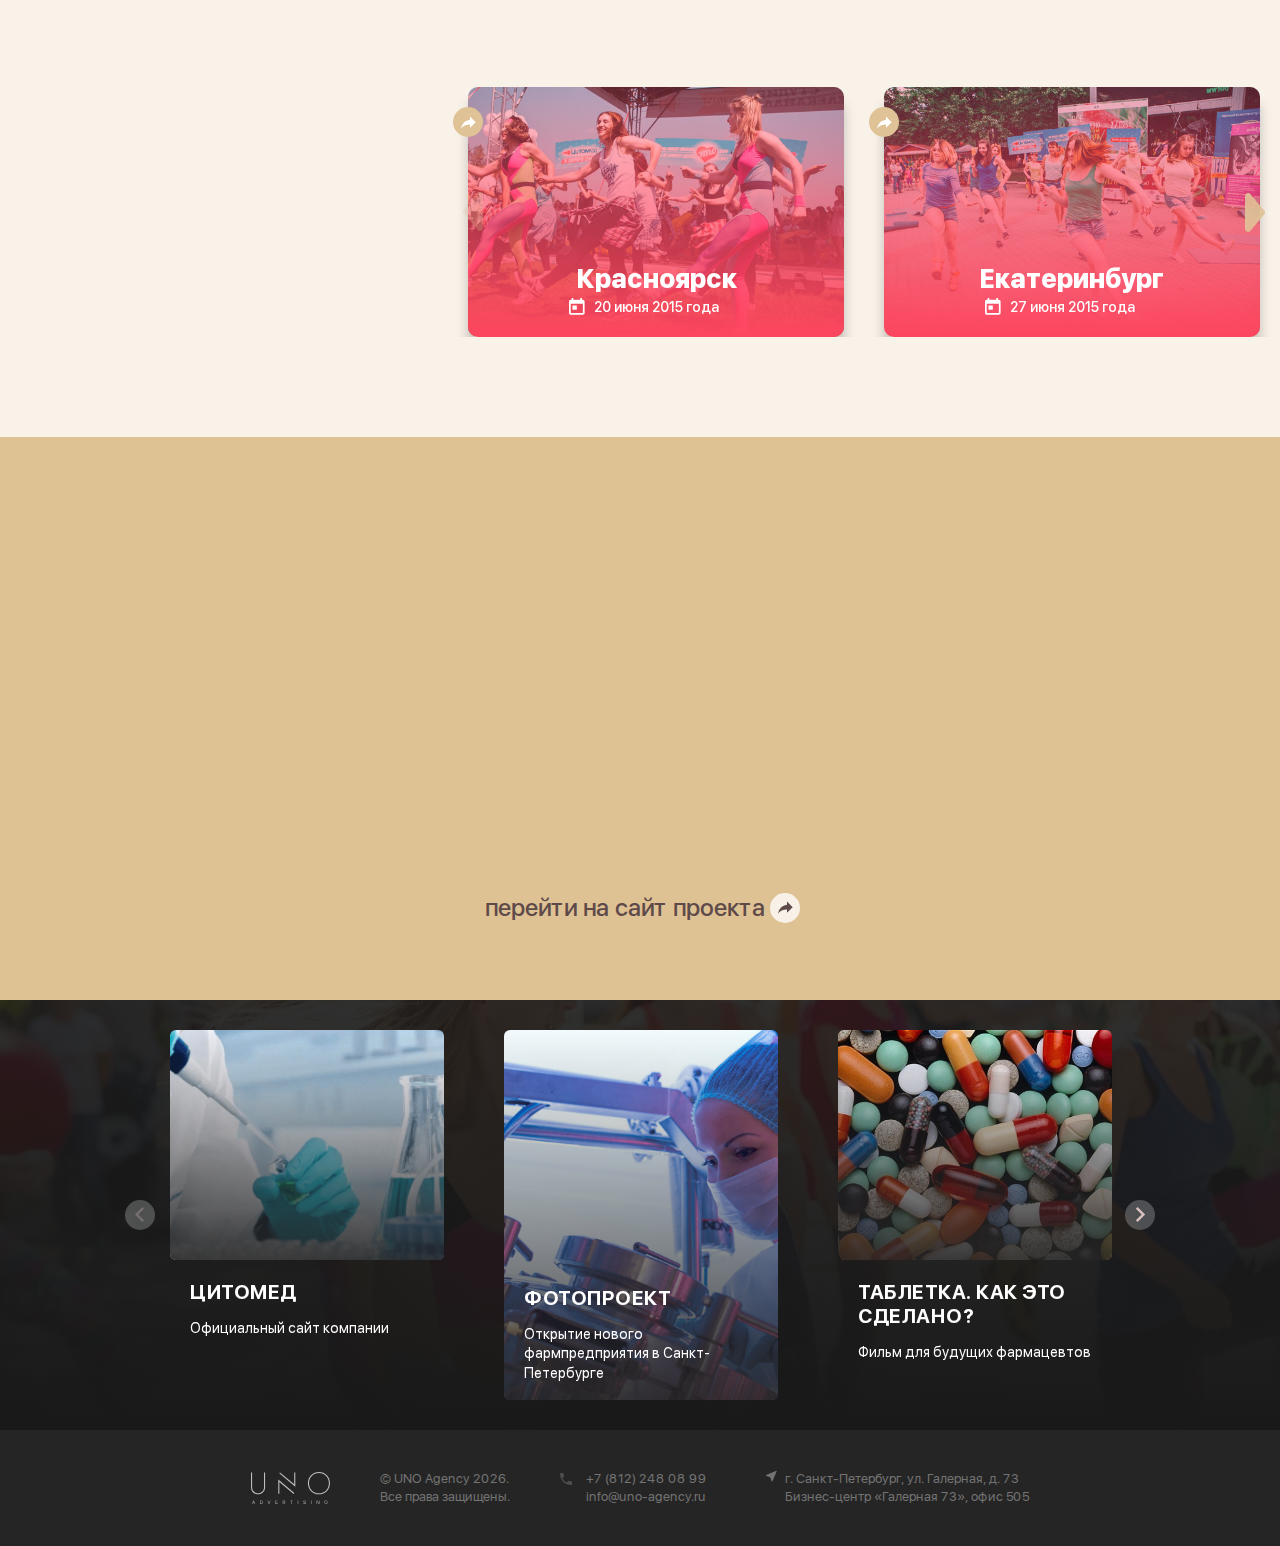
<file: case-jjop.html>
<!DOCTYPE html>
<html lang="en">

  <head>
    <meta charset="UTF-8">
    <meta name="viewport" content="width=device-width, initial-scale=1.0">
    <meta http-equiv="X-UA-Compatible" content="ie=edge">
    <link rel="icon" type="image/png" href="img/favicon.png">
    <title>UNO Agency</title>
    <!-- style -->
    <link rel="stylesheet" href="css/animate.css">
    <link rel="stylesheet" href="css/slick.css">
    <link rel="stylesheet" href="css/slick-theme.css">
    <link rel="stylesheet" href="css/main.css">
    <link rel="stylesheet" href="css/media.css">
    <!-- Yandex.Metrika counter -->
    <script type="text/javascript" >
      (function(m,e,t,r,i,k,a){m[i]=m[i]||function(){(m[i].a=m[i].a||[]).push(arguments)};
      m[i].l=1*new Date();k=e.createElement(t),a=e.getElementsByTagName(t)[0],k.async=1,k.src=r,a.parentNode.insertBefore(k,a)})
      (window, document, "script", "https://mc.yandex.ru/metrika/tag.js", "ym");

      ym(51622220, "init", {
          clickmap:true,
          trackLinks:true,
          accurateTrackBounce:true,
          webvisor:true
      });
    </script>
    <noscript><div><img src="https://mc.yandex.ru/watch/51622220" style="position:absolute; left:-9999px;" alt="" /></div></noscript>
    <!-- /Yandex.Metrika counter -->
  </head>

  <body class='body body__ppoj'>
    <div class="wrapper">
      <div class="bar">
        <div class="container">
          <a class='logo' href='/'>
            <img src="img/logo.svg" alt="logo">
          </a>
          <div class="burger-menu">
            <div class="burger-click-region">
              <span class="burger-menu-piece"></span>
              <span class="burger-menu-piece"></span>
              <span class="burger-menu-piece"></span>
            </div>
          </div>
        </div>
      </div>
  
      <div class="hidden__menu">
        <div class="container">
          <ul class="hidden__menu--list">
            <li><a href="cases.html">кейсы</a></li>
            <li><a href="services.html">услуги</a></li>
            <li><a href="team.html">агентство</a></li>
            <li><a href="contacts.html">контакты</a></li>
          </ul>
          <div class="hidden__menu--footer">
            <div class="hidden__menu--contact">
              <a class="hidden__menu--call" type='tel' href="tel:+78122480899"></a>
              <a class="hidden__menu--email" type='email' href="mailto:info@uno-agency.ru"></a>
            </div>
            <p class="hidden__menu--adress">г. Санкт-Петербург, ул. Галерная, д. 73<br>Бизнес-центр «Галерная 73», офис 505</p>
          </div>
        </div>
      </div>
      <header class="header header__case">
        <div class="container">
          <div class="logo">
            <a href="/">
              <img src="img/logo.svg" alt="logo">
            </a>
          </div>
          <div class="header__content">
            <div class="header__content--bottom">
              <ul class="menu">
                <li class="menu__item">
                  <a class="menu__item--link active" href="cases.html">Кейсы</a>
                </li>
                <li class="menu__item">
                  <a class="menu__item--link" href="services.html">Услуги</a>
                </li>
                <li class="menu__item">
                  <a class="menu__item--link" href="team.html">Агентство</a>
                </li>
                <li class="menu__item">
                  <a class="menu__item--link" href="contacts.html">Контакты</a>
                </li>
              </ul>
            </div>
          </div>
        </div>
      </header>

      <main class="main ppoj__main">
        <div class="ppoj__top">
          <div class="container">
            <div class="jjop__logo">
              <img src="img/logo_jjop.png" alt="">
            </div>
            <h1 class='ppoj__top--title title'>«женщина женщине о простатите»</h1>
            <p class="subtitle jjop__subtitle">Бесплатные консультации для тех, кто заботится о любимых</p>
            <p class="ppoj__top--text">Просветительский проект, инициированный МБНПК «Цитомец». Главным фокусом проекта является формирование культуры заботы о здоровье.</p>
            <div class="ppoj__stats">
              <ul class="breadcrumbs">
                <li class="breadcrumb__item">Event</li>
                <li class="breadcrumb__item">Video</li>
                <li class="breadcrumb__item">PR</li>
              </ul>
              <ul class="stats__list">
                <li class="stats__item">
                  <p>150 000 участников ежегодно</p>
                </li>
                <li class="stats__item">
                  <p>6 городских праздников</p>
                </li>
                <li class="stats__item">
                  <p>220 000 просмотров на Youtube</p>
                </li>
                <li class="stats__item">
                  <p>95 000 переходов на сайт</p>
                </li>
                <li class="stats__item">
                  <p>13 000 участников группы вконтакте</p>
                </li>
              </ul>
            </div>
          </div>
          <div class="pic__block">
            <img src="./img/jjop_dance.jpg" alt="">
          </div>
        </div>
        <div class="ppoj__top--title-block">
          <div class="container">
            <h1 class='ppoj__top--title'>Цель — скрытый маркетинг препарата «Простатилен»</h1>
          </div>
        </div>

        <div class="ppoj__top ppoj__block--right">
          <h1 class='ppoj__top--title title'>задачи</h1>
          <div class="container wow slideInUp">
            <ul class="ppoj__list">
              <li class="ppoj__list--item">Сформировать лояльное отношение к бренду потенциальных покупателей</li>
              <li class="ppoj__list--item">Повысить узнаваемость бренда</li>
              <li class="ppoj__list--item">Обозначить проблематику болезни (простатит)</li>
              <li class="ppoj__list--item">Рассказать о профилактике и лечении на ранних стадиях</li>
            </ul>
          </div>
        </div>

        <div class="ppoj__text">
          <div class="container">
            <p>Простатит или воспаление предстательной железы – одно из самых распространенных заболеваний мужской половой сферы, которое уже вышло из категории «возрастных». По статистике, с ним сталкиваются 8 из 10 мужчин старше 25 лет.</p>
            <p class='text__hidden'>Даже испытывая болевые ощущения, многие мужчины не решаются говорить о проблеме простатита и считают профилактику заболевания постыдной.</p>
          </div>
        </div>

        <div class="ppoj__top ppoj__block--consult">
          <h1 class='ppoj__top--title title'>
            <div class="container">
                Бесплатные online консультации
            </div>
          </h1>
          <div class="container wow slideInUp">
            <p class="ppoj__top--text">Мы решили донести до мужчин информацию о способах профилактики простатита <span class='text__hidden'>через
                тех, кого они не будут стесняться – через их любимых женщин</span>.</p>
            <p class="ppoj__top--text">Для этого был разработан тематический сайт <b>prosta.info</b> <span class='text__hidden'>с полной информацией о простатите, о ранней
              диагностике и о методах профилактики заболевания.</span></p>
            <p class="ppoj__top--text">Любой посетитель сайта может задать вопрос урологу и получить консультацию
              абсолютно бесплатно. <span class='text__hidden'>Вопросы также можно задать в группе проекта Вконтакте.</span></p>
            <div class="ppoj__block--soc text__hidden">
              <a href="https://www.youtube.com/channel/UCgFgKPB_pGozCyvLhZnLQkA/videos" target="_blank" class='ppoj__block--link'>
                <span class='ppoj__block--site'>Youtube</span>
              </a>
              <a href="https://vk.com/prosta_info" target="_blank" class='ppoj__block--link' target="_blank">
                <span class='ppoj__block--site'>Vkontakte</span>
              </a>
              <a href="https://prosta.info/" target="_blank" class='ppoj__block--link' target="_blank">
                <span class='ppoj__block--site'>prosta.info</span>
              </a>
            </div>
            <div class="pic__block">
              <img src="./img/couple.png" alt="">
            </div>
          </div>
        </div>

        <div class="ppoj__top ppoj__block--opinion">
          <h1 class='ppoj__top--title title'>
            <div class="container">Женский взгляд на простатит</div>
          </h1>
          <div class="container wow slideInUp">
            <p class="ppoj__top--text">Был создан цикл передач «Женский взгляд на простатит», в рамках которого мы
              сделали акцент на важность профилактики и лечения заболевания для поддержания благополучного
              психологического климата в семье.</p>
            <p class="ppoj__top--text">Цикл передач был размещен на <b>Youtube-канале</b>, набравшем 162 000 просмотров.</p>
            <div class="ppoj__block--soc text__hidden">
              <a href="https://www.youtube.com/channel/UCgFgKPB_pGozCyvLhZnLQkA/videos" target="_blank" class='ppoj__block--link'>
                <span class='ppoj__block--site'>Youtube</span>
              </a>
            </div>
          </div>
        </div>

        <div class="ppoj__top ppoj__flashmob">
          <div class="pic__block">
            <img src="./img/jjop_dance.jpg" alt="">
          </div>
          <h1 class='ppoj__top--title title'>
            <div class="container">Всероссийский флэшмоб</div>
          </h1>
          <div class="container wow slideInUp">
            <div class="ppoj__text">
              <p>Мы разработали специальный профилактический танец и запустили серию флэшмобов «Общероссийское движение
                Женщина женщине о простатите». В подготовке танца принимали участие врачи и хореографы: с их помощью
                были найдены движения, оптимально описывающие профилактические меры.</p>
              <p>Флэшмобы проходили в рамках общественных праздников (День семьи, День города) в шести городах России.
                Танец исполняли женщины, желавшие проявить заботу о своих мужчинах и продемонстрировать им элементы
                профилактической гимнастики.</p>
              <p>Масштабность и зрелищность обеспечили акции хорошее освещение в региональных СМИ и новости на различных
                информационных площадках.</p>
            </div>
          </div>
          <div class="slider">
            <div class="slider__item">
              <a class="slide slide-krasnoyarsk" target="_blank" href='https://vk.com/album-96713621_217638267'>
                <p class="flashmob__city">Красноярск</p>
                <div class="flashmob__date">
                  <span>20 июня 2015 года</span>
                </div>
              </a>
            </div>
            <div class="slider__item">
              <a class="slide slide-ekaterinburg" target="_blank" href='https://vk.com/album-96713621_217980827'>
                <p class="flashmob__city">Екатеринбург</p>
                <div class="flashmob__date">
                  <span>27 июня 2015 года</span>
                </div>
              </a>
            </div>
            <div class="slider__item">
              <a class="slide slide-novosibirsk" target="_blank" href='https://vk.com/album-96713621_218035137'>
                <p class="flashmob__city">Новосибирск</p>
                <div class="flashmob__date">
                  <span>28 июня 2015 года</span>
                </div>
              </a>
            </div>
            <div class="slider__item">
              <a class="slide slide-samara" target="_blank" href='https://vk.com/album-96713621_218353724'>
                <p class="flashmob__city">Самара</p>
                <div class="flashmob__date">
                  <span>8 июля 2015 года</span>
                </div>
              </a>
            </div>
            <div class="slider__item">
              <a class="slide slide-omsk" target="_blank" href='https://vk.com/album-96713621_219445910'>
                <p class="flashmob__city">Омск</p>
                <div class="flashmob__date">
                  <span>1 августа 2015 года</span>
                </div>
              </a>
            </div>
            <div class="slider__item">
              <a class="slide slide-kazan" target="_blank" href='https://vk.com/album-96713621_219446121'>
                <p class="flashmob__city">Казань</p>
                <div class="flashmob__date">
                  <span>1 августа 2015 года</span>
                </div>
              </a>
            </div>
          </div>
        </div>

        <div class="ppoj__top ppoj__result">
          <div class="container wow slideInUp">
            <h1 class='ppoj__top--title title'>Результаты</h1>
            <div class="ppoj__result--content">
              <div class="ppoj__result--youtube">
                <p>Просмотров  Youtube канала  с флешмобами</p>
                <div class="ppoj__block--soc">
                  <span class="ppoj__block--link">
                    <span class="ppoj__block--site"><span class="ppoj__block--site-number">210 000</span>просмотров</span>
                  </span>
                </div>
              </div>
              <div class="ppoj__result--visits">
                <p class='visit__text'>Посещаемость сайта достигла</p>
                <div class="visits__block">
                  <span class="visit__digit">92 329</span>
                  <span>человек</span>
                </div>
              </div>
            </div>
          </div>
          <a href="https://prosta.info/" class="ppoj__link ppoj__result--link" target='_blank'>перейти на сайт проекта</a>
        </div>

        <div class="case__next">
          <div class="container">
            <a href='./case-geroi.html'>смотреть следующий кейс</a>
          </div>
        </div>

        <div class="cases">
          <div class="container">
            <div class="case__slider">
              <div class="case__slider--item">
                <a href="http://cytomed.ru/" class="case__card" target='_blank'>
                  <div class="case__top case__cytomed"></div>
                  <div class="case__content">
                    <h2 class="case__content--title">Цитомед</h2>
                    <p>Официальный сайт компании</p>
                  </div>
                </a>
              </div>
              <div class="case__slider--item">
                <a href="http://cytomed.ru/2018/06/29/proizvodstvo-gotovyx-lekarstvennyx-form-novoorlovskaya-sankt-peterburg/" class="case__card" target='_blank'>
                  <div class="case__top case__novoorl"></div>
                  <div class="case__content">
                    <h2 class="case__content--title">Фотопроект</h2>
                    <p>Открытие нового фармпредприятия в Санкт-Петербурге</p>
                  </div>
                </a>
              </div>
              <div class="case__slider--item">
                <a href="http://pharm-school.ru/tabletka-kak-eto-sdelano/" class="case__card" target='_blank'>
                  <div class="case__top case__pills"></div>
                  <div class="case__content">
                    <h2 class="case__content--title">Таблетка. Как это сделано?</h2>
                    <p>Фильм для будущих фармацевтов</p>
                  </div>
                </a>
              </div>
              <!-- <div class="case__slider--item">
                <a href="case-jjop.html" class="case__card">
                  <div class="case__top case__jjop"></div>
                  <div class="case__content">
                    <h2 class="case__content--title">Женщина женщине о простатите</h2>
                    <p>Флешмобы в поддержку профилактики простатита</p>
                  </div>
                </a>
              </div> -->
              <div class="case__slider--item">
                <a href="case-geroi.html" class="case__card">
                  <div class="case__top case__geroi"></div>
                  <div class="case__content">
                    <h2 class="case__content--title">Супергерои против простуды и гриппа</h2>
                    <p class="case__content--text">Танцевальный оздровительный конкурс для детей</p>
                  </div>
                </a>
              </div>
              <div class="case__slider--item">
                <a href="./case-prostatilen.html" class="case__card" target='_blank'>
                  <div class="case__top case__prostatilen"></div>
                  <div class="case__content">
                    <h2 class="case__content--title">Простатилен</h2>
                    <p>Комплексное интернет продвижение препарата</p>
                  </div>
                </a>
              </div>
              <div class="case__slider--item">
                <a href="case-rshf.html" class="case__card">
                  <div class="case__top case__rshf"></div>
                  <div class="case__content">
                    <h2 class="case__content--title">Российская школа фармацевтов</h2>
                    <p>Как мы создали единственную в России фармацевтическую олимпиаду для школьников</p>
                  </div>
                </a>
              </div>
              <div class="case__slider--item">
                <a href="case-rangers.html" class="case__card">
                  <div class="case__top case__rangers"></div>
                  <div class="case__content">
                    <h2 class="case__content--title">ректальные рейнджеры</h2>
                    <p>Вирусный ролик для препарата Простатилен</p>
                  </div>
                </a>
              </div>
              <div class="case__slider--item">
                <a href="https://www.youtube.com/watch?v=b2ip76mIF1o" class="case__card">
                  <div class="case__top case__item--vystavka"></div>
                  <div class="case__content">
                    <h2 class="case__content--title">Серия фотовыставок</h2>
                    <p>«Фармация будущего: архитектура лекарственных форм»</p>
                  </div>
                </a>
              </div>
              <div class="case__slider--item">
                <a href="case-citovir.html" class="case__card">
                  <div class="case__top case__citovir"></div>
                  <div class="case__content">
                    <h2 class="case__content--title">Цитовир-3 детская форма</h2>
                    <p>Комплексное интернет продвижение препарата</p>
                  </div>
                </a>
              </div>
              <div class="case__slider--item">
                <a href="case-azbuka.html" class="case__card">
                  <div class="case__top case__azbuka"></div>
                  <div class="case__content">
                    <h2 class="case__content--title">абвгдейка - азбука здоровья</h2>
                    <p>Проект легендарной телепередачи с внедрением персонажа доктора Цитовир</p>
                  </div>
                </a>
              </div>
            </div>
          </div>
        </div>

      </main>

      <footer class="footer footer__azbuka">
        <div class="footer__bottom">
          <div class="container">
            <div class="main__footer--part">
              <span class='logo'>
                <img src="img/logo.svg" alt="logo">
              </span>
            </div>
            <div class="main__footer--part">
              <p>&copy; UNO Agency <span class="year"></span>. <span class='rights'>Все права защищены.</span></p>
            </div>
            <div class="main__footer--part">
              <a class="main__footer--link footer__call" href="tel:+78122480899" type="tel">+7 (812) 248 08 99</a>
              <a class="main__footer--link footer__email" href="mailto:info@uno-agency.ru"
                type="email">info@uno-agency.ru</a>
            </div>
            <div class="main__footer--part">
              <a class="main__footer--link footer__map" href="https://goo.gl/maps/FcYT5Ah5hMH2" target='_blank'>г. Санкт-Петербург, ул.
                Галерная, д. 73<br>Бизнес-центр «Галерная 73», офис 505</a>
            </div>
          </div>
        </div>
      </footer>

    </div>

    <div class="rotate">
      <img src="img/rotate.gif" alt="">
      <p>Пожалуйста поверните устройство в портретный режим</p>
    </div>

    <!-- scripts -->
    <script src="js/jquery.js" defer></script>
    <script src="js/slick.min.js" defer></script>
    <script src="js/wow.js" defer></script>
    <script src="js/main.js" defer></script>

  </body>

</html>
</file>
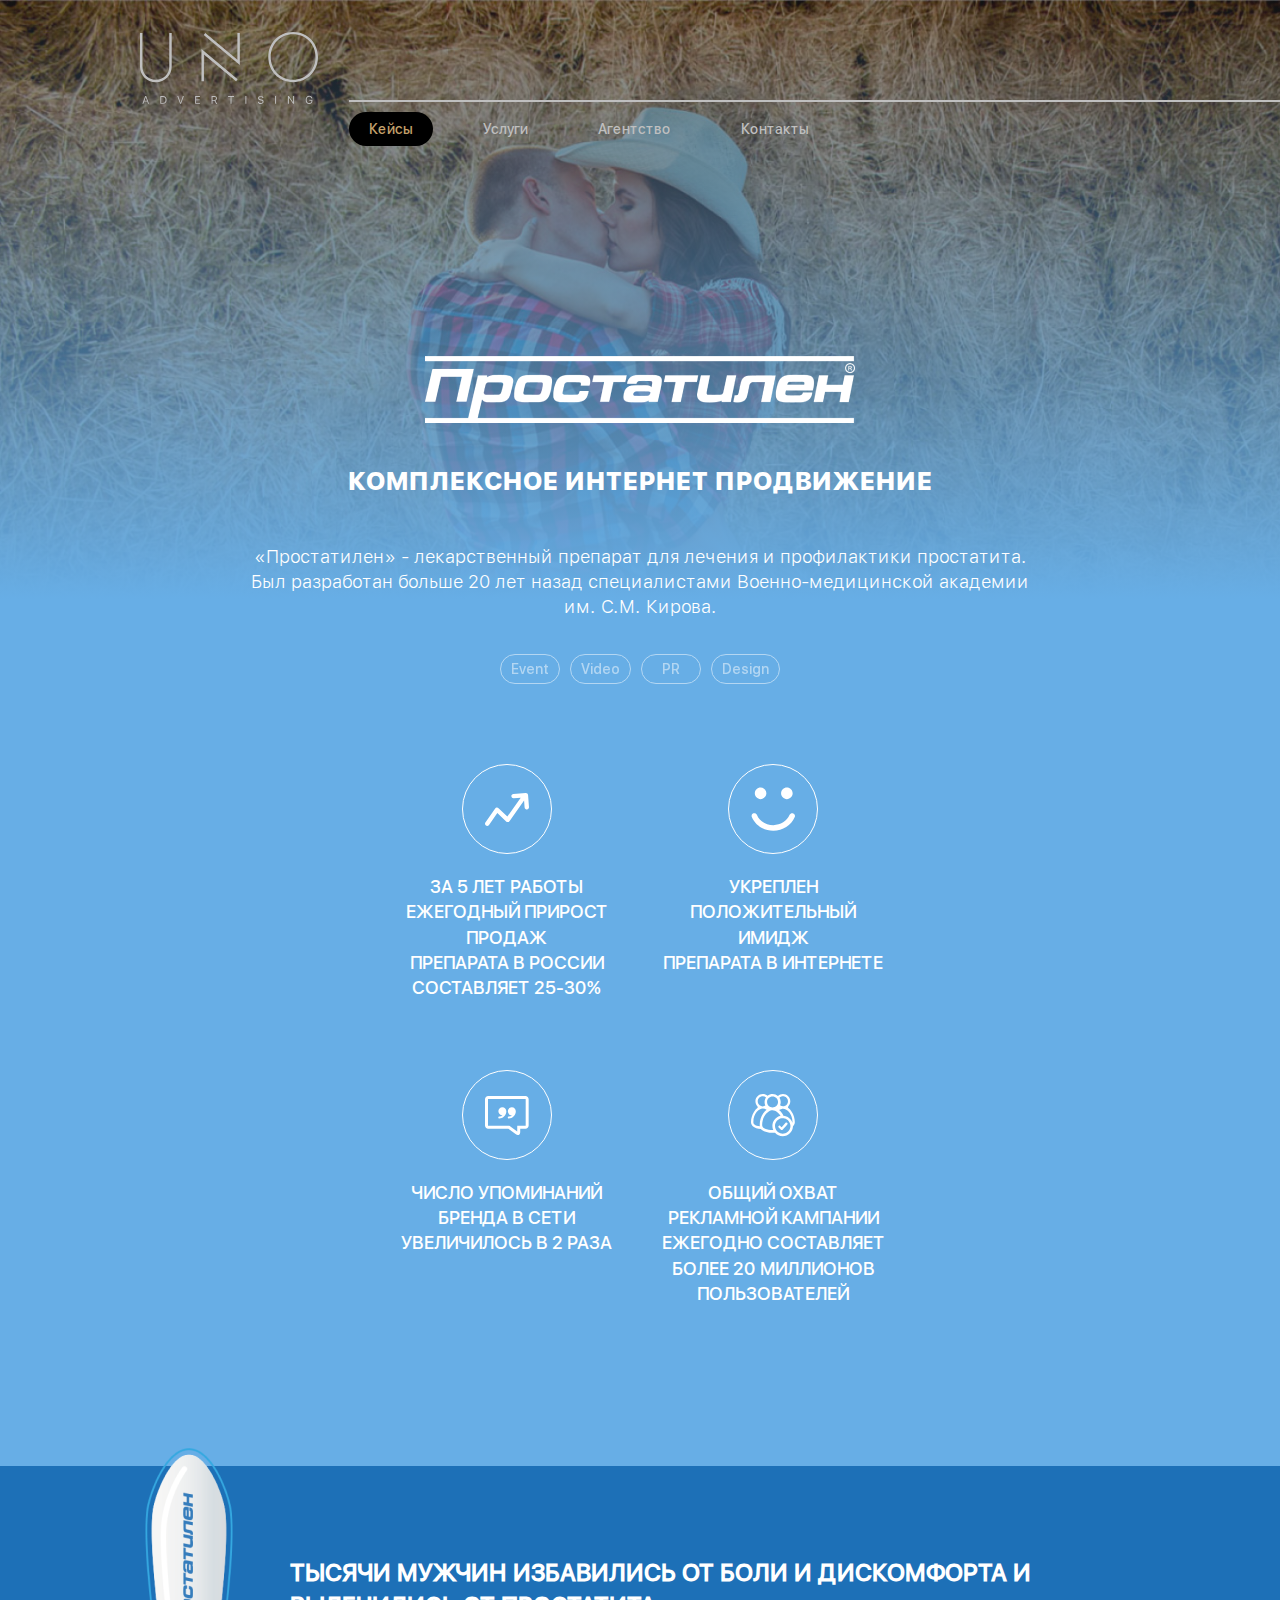
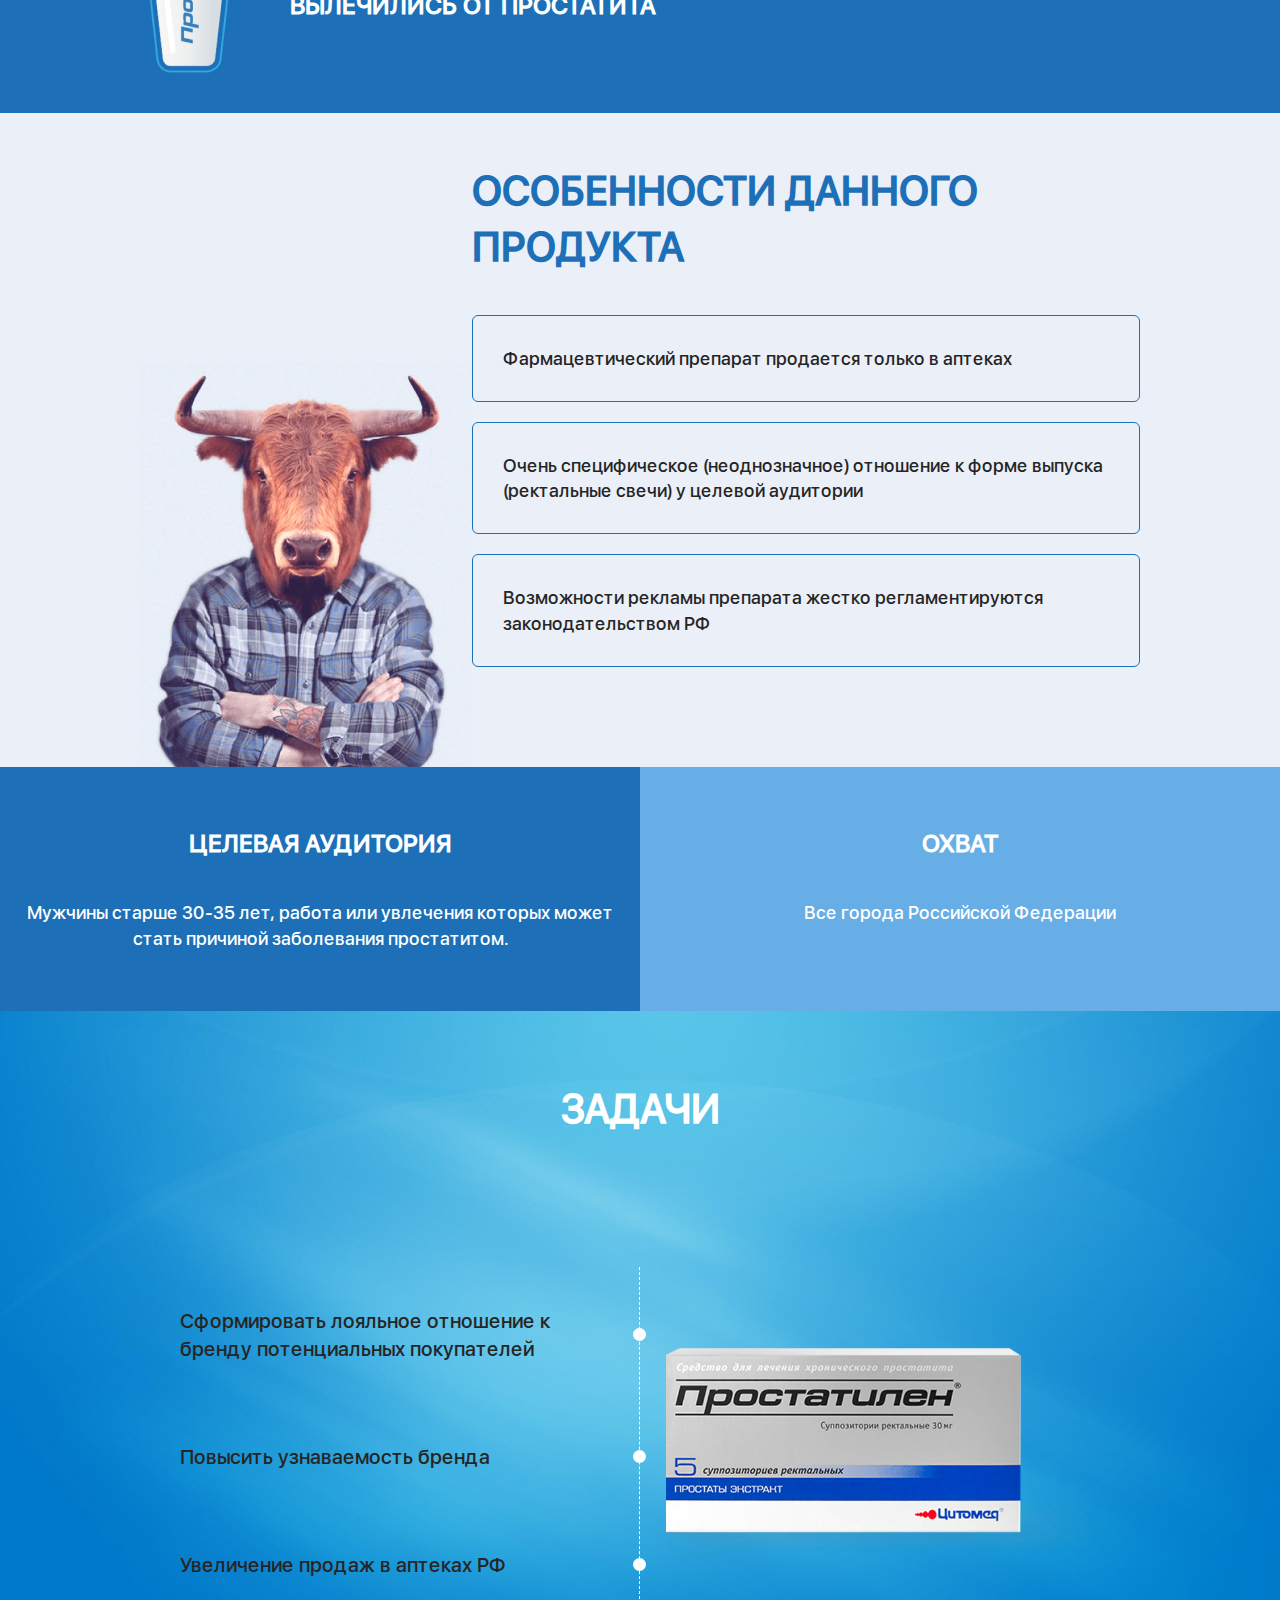
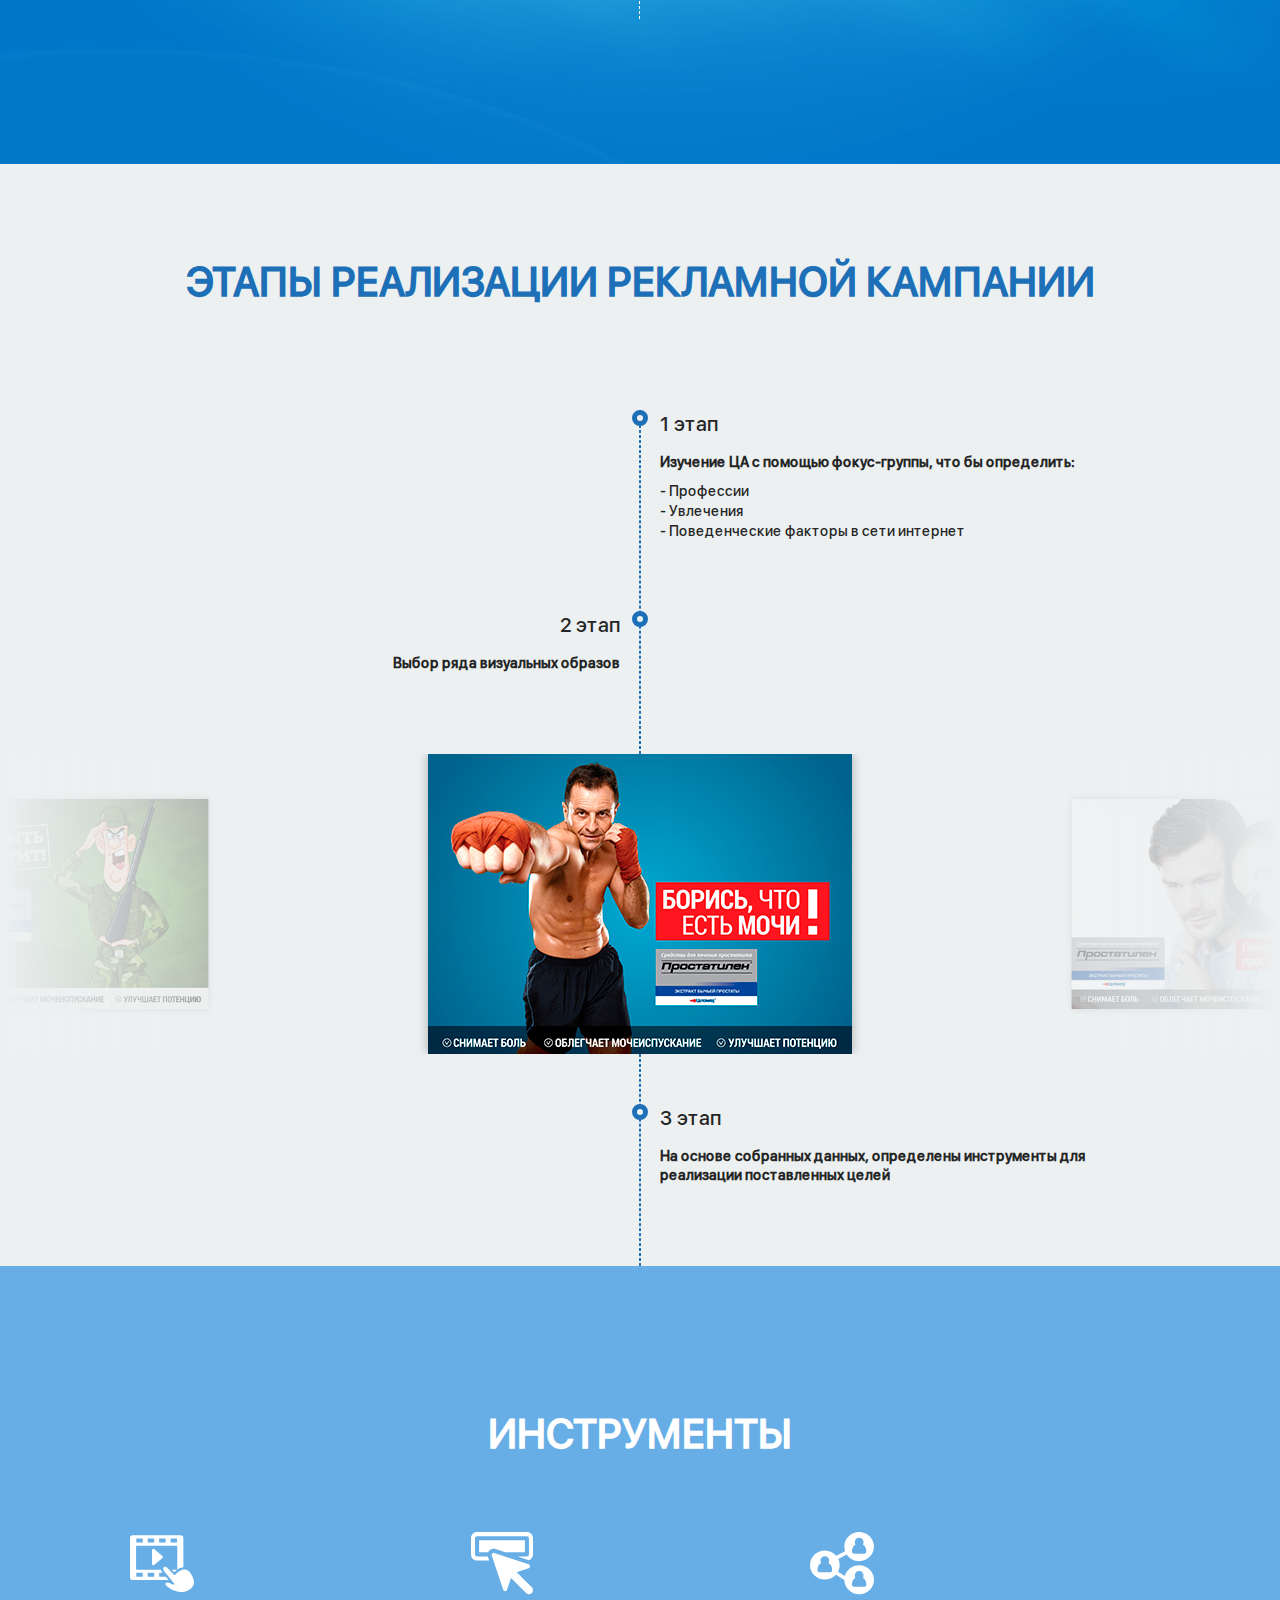
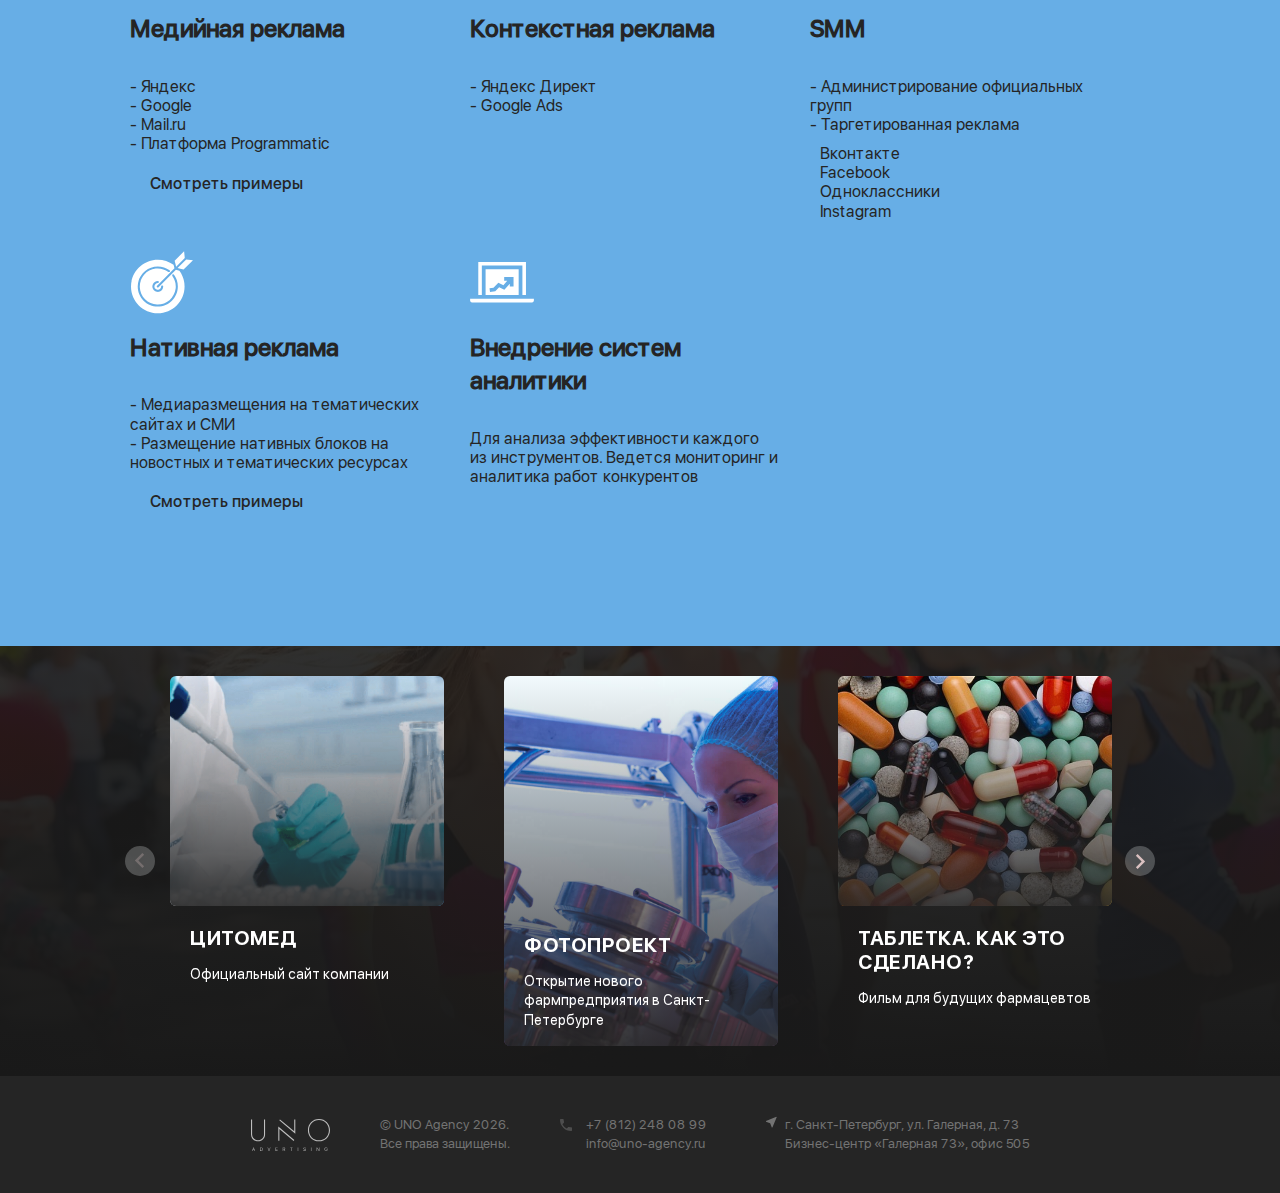
<file: case-prostatilen.html>
<!DOCTYPE html>
<html lang="en">

  <head>
    <meta charset="UTF-8">
    <meta name="viewport" content="width=device-width, initial-scale=1.0">
    <meta http-equiv="X-UA-Compatible" content="ie=edge">
    <link rel="icon" type="image/png" href="img/favicon.png">
    <title>UNO Agency</title>
    <!-- style -->
    <link rel="stylesheet" href="css/animate.css">
    <link rel="stylesheet" href="css/slick.css">
    <link rel="stylesheet" href="css/slick-theme.css">
    <link rel="stylesheet" href="css/main.css">
    <link rel="stylesheet" href="css/media.css">
    <!-- Yandex.Metrika counter -->
    <script type="text/javascript" >
      (function(m,e,t,r,i,k,a){m[i]=m[i]||function(){(m[i].a=m[i].a||[]).push(arguments)};
      m[i].l=1*new Date();k=e.createElement(t),a=e.getElementsByTagName(t)[0],k.async=1,k.src=r,a.parentNode.insertBefore(k,a)})
      (window, document, "script", "https://mc.yandex.ru/metrika/tag.js", "ym");

      ym(51622220, "init", {
          clickmap:true,
          trackLinks:true,
          accurateTrackBounce:true,
          webvisor:true
      });
    </script>
    <noscript><div><img src="https://mc.yandex.ru/watch/51622220" style="position:absolute; left:-9999px;" alt="" /></div></noscript>
    <!-- /Yandex.Metrika counter -->
  </head>

  <body class='body body__prostatilen'>
    <div class="wrapper">
      <div class="bar">
        <div class="container">
          <a class='logo' href='/'>
            <img src="img/logo.svg" alt="logo">
          </a>
          <div class="burger-menu">
            <div class="burger-click-region">
              <span class="burger-menu-piece"></span>
              <span class="burger-menu-piece"></span>
              <span class="burger-menu-piece"></span>
            </div>
          </div>
        </div>
      </div>
  
      <div class="hidden__menu">
        <div class="container">
          <ul class="hidden__menu--list">
            <li><a href="cases.html">кейсы</a></li>
            <li><a href="services.html">услуги</a></li>
            <li><a href="team.html">агентство</a></li>
            <li><a href="contacts.html">контакты</a></li>
          </ul>
          <div class="hidden__menu--footer">
            <div class="hidden__menu--contact">
              <a class="hidden__menu--call" type='tel' href="tel:+78122480899"></a>
              <a class="hidden__menu--email" type='email' href="mailto:info@uno-agency.ru"></a>
            </div>
            <p class="hidden__menu--adress">г. Санкт-Петербург, ул. Галерная, д. 73<br>Бизнес-центр «Галерная 73», офис 505</p>
          </div>
        </div>
      </div>
      <header class="header header__case">
        <div class="container">
          <div class="logo">
            <a href="/">
              <img src="img/logo.svg" alt="logo">
            </a>
          </div>
          <div class="header__content">
            <div class="header__content--bottom">
              <ul class="menu">
                <li class="menu__item">
                  <a class="menu__item--link active" href="cases.html">Кейсы</a>
                </li>
                <li class="menu__item">
                  <a class="menu__item--link" href="services.html">Услуги</a>
                </li>
                <li class="menu__item">
                  <a class="menu__item--link" href="team.html">Агентство</a>
                </li>
                <li class="menu__item">
                  <a class="menu__item--link" href="contacts.html">Контакты</a>
                </li>
              </ul>
            </div>
          </div>
        </div>
      </header>

      <main class="main ppoj__main">

        <div class="ppoj__top">
          <div class="container">
            <div class="jjop__logo">
              <img src="img/prostatilen_logo.png" alt="">
            </div>
            <h1 class='ppoj__top--title title'>Комплексное интернет продвижение</h1>
            <p class="ppoj__top--text">«Простатилен» - лекарственный препарат для лечения и профилактики простатита. <span class='text__hidden'>Был разработан больше 20 лет назад специалистами Военно-медицинской академии им. С.М. Кирова.</span></p>
            <div class="ppoj__stats">
              <ul class="breadcrumbs">
                <li class="breadcrumb__item">Event</li>
                <li class="breadcrumb__item">Video</li>
                <li class="breadcrumb__item">PR</li>
                <li class="breadcrumb__item">Design</li>
              </ul>
              <ul class="stats__list">
                <li class="stats__item">
                  <p>За 5&nbsp;лет работы <span class='text__hidden'>ежегодный</span> прирост продаж <span class='text__hidden'>препарата в России</span> составляет 25-30%</p>
                </li>
                <li class="stats__item">
                  <p>Укреплен  положительный имидж <span class='text__hidden'>препарата в интернете</span></p>
                </li>
                <li class="stats__item">
                  <p>Число  упоминаний бренда <span class='text__hidden'>в сети</span> увеличилось в&nbsp;2&nbsp;раза</p>
                </li>
                <li class="stats__item">
                  <p>Общий охват <span class='text__hidden'>рекламной кампании ежегодно составляет</span> более 20&nbsp;миллионов пользователей</p>
                </li>
              </ul>
            </div>
          </div>
        </div>

        <div class="pic__block">
          <img src="./img/prostatilen_pic-1.jpg" alt="">
        </div>

        <div class="prostatilen__block">
          <div class="container">
            <p>Тысячи мужчин избавились от боли и дискомфорта и вылечились от простатита</p>
          </div>
        </div>

        <div class="prostatilen__specials">
          <div class="container">
            <div class="content">
              <h2 class='title'>особенности <span class='text__hidden'>данного</span> продукта</h2>
              <ul class="special__list">
                <li class="item">Фармацевтический препарат продается только в аптеках</li>
                <li class="item">Очень специфическое (неоднозначное) отношение к форме выпуска (ректальные свечи) у целевой аудитории</li>
                <li class="item">Возможности рекламы препарата жестко регламентируются законодательством РФ</li>
              </ul>
            </div>
            <div class="pic">
              <img src="./img/bull.jpg" alt="">
            </div>
          </div>
        </div>

        <div class="prostatilen__auditory">
          <div class="auditory__part">
            <div class="title">Целевая аудитория</div>
            <p class="auditory__text">Мужчины старше 30-35 лет, работа или увлечения которых может стать причиной заболевания простатитом.</p>
          </div>
          <div class="auditory__part">
            <div class="title">Охват</div>
            <p class="auditory__text">Все города Российской Федерации</p>
          </div>
        </div>

        <div class="prostatilen__tasks">
          <h2 class="title">задачи</h2>
          <div class="tasks__content">
            <div class="container">
              <ul class="tasks__list">
                <li>Сформировать лояльное отношение к бренду потенциальных покупателей</li>
                <li>Повысить узнаваемость бренда</li>
                <li>Увеличение продаж в аптеках РФ</li>
              </ul>
            </div>
          </div>
        </div>

        <div class="pic__block">
          <img src="./img/prostatilen_pack-2.jpg" alt="">
        </div>

        <div class="prostatilen__stages">
          <h2 class="title">
            <div class="container">Этапы  реализации рекламной кампании</div>
          </h2>
          <div class="container">
            <div class="campaign__inner prostatilen__stages--top">
              <div class="item">
                <div class="item__inner">
                  <h3>1 этап</h3>
                  <p><b>Изучение ЦА с помощью фокус-группы, что бы определить:</b><br>- Профессии<br>- Увлечения<br>- Поведенческие факторы в сети интернет</p>
                </div>
              </div>
              <div class="item">
                <div class="item__inner">
                  <h3>2 этап</h3>
                  <p><b>Выбор ряда визуальных образов</b></p>
                </div>
              </div>
            </div>
          </div>
          <ul class="prostatilen__slider">
            <li class='item'><img src="./img/prosto-slide-1.jpg" alt=""></li>
            <li class='item'><img src="./img/prosto-slide-2.jpg" alt=""></li>
            <li class='item'><img src="./img/prosto-slide-4.jpg" alt=""></li>
          </ul>
          <div class="container">
            <div class="campaign__inner">
              <div class="item prostatilen__stages--bottom">
                <div class="item__inner">
                  <h3>3 этап</h3>
                  <p><b>На основе собранных данных, определены инструменты для реализации поставленных целей</b></p>
                </div>
              </div>
            </div>
          </div>
        </div>

        <div class="prostatilen__tools">
          <h2 class="title">инструменты</h2>
          <div class="container">
            <ul class="prostatilen__tools--list tools__list">
              <li class="tool__item">
                <h3>Медийная реклама</h3>
                <div class="tool__hidden">
                  <p>- Яндекс<br>- Google<br>- Mail.ru<br>- Платформа Programmatic</p>
                  <a class='link text__hidden' data-foto='medrek'>Смотреть примеры</a>
                </div>
              </li>
              <li class="tool__item">
                <h3>Контекстная реклама</h3>
                <div class="tool__hidden">
                  <p>- Яндекс Директ<br>- Google Ads</p>
                </div>
              </li>
              <li class="tool__item">
                <h3>SMM</h3>
                <div class="tool__hidden">
                  <p>- Администрирование официальных групп<br>- Таргетированная реклама<br> <span>Вконтакте</span><span>Facebook</span><span>Одноклассники</span><span>Instagram</span></p>
                </div>
              </li>
              <li class="tool__item">
                <h3>Нативная реклама</h3>
                <div class="tool__hidden">
                  <p>- Медиаразмещения на тематических сайтах и СМИ<br>- Размещение нативных блоков на новостных и тематических ресурсах<br>
                    <a class='link text__hidden' data-foto='natrek'>Смотреть примеры</a></p>
                </div>
              </li>
              <li class="tool__item">
                <h3>Внедрение систем аналитики</h3>
                <div class="tool__hidden">
                  <p>Для анализа эффективности каждого из инструментов. Ведется мониторинг и  аналитика работ конкурентов</p>
                </div>
              </li>
            </ul>
          </div>
          <div class="prostatilen__tool--pic">
            <div class="prostatilen__tool--inner">
              <img src="./img/prostatilen_tool-1.jpg" alt="pic" class='prostatilen__tool--img'>
              <span class='close'>x</span>
            </div>
          </div>
        </div>

        <div class="case__next">
          <div class="container">
            <a href='./case-rshf.html'>смотреть следующий кейс</a>
          </div>
        </div>

        <div class="cases">
          <div class="container">
            <div class="case__slider">
              <div class="case__slider--item">
                <a href="http://cytomed.ru/" class="case__card" target='_blank'>
                  <div class="case__top case__cytomed"></div>
                  <div class="case__content">
                    <h2 class="case__content--title">Цитомед</h2>
                    <p>Официальный сайт компании</p>
                  </div>
                </a>
              </div>
              <div class="case__slider--item">
                <a href="http://cytomed.ru/2018/06/29/proizvodstvo-gotovyx-lekarstvennyx-form-novoorlovskaya-sankt-peterburg/" class="case__card" target='_blank'>
                  <div class="case__top case__novoorl"></div>
                  <div class="case__content">
                    <h2 class="case__content--title">Фотопроект</h2>
                    <p>Открытие нового фармпредприятия в Санкт-Петербурге</p>
                  </div>
                </a>
              </div>
              <div class="case__slider--item">
                <a href="http://pharm-school.ru/tabletka-kak-eto-sdelano/" class="case__card" target='_blank'>
                  <div class="case__top case__pills"></div>
                  <div class="case__content">
                    <h2 class="case__content--title">Таблетка. Как это сделано?</h2>
                    <p>Фильм для будущих фармацевтов</p>
                  </div>
                </a>
              </div>
              <div class="case__slider--item">
                <a href="case-jjop.html" class="case__card">
                  <div class="case__top case__jjop"></div>
                  <div class="case__content">
                    <h2 class="case__content--title">Женщина женщине о простатите</h2>
                    <p>Флешмобы в поддержку профилактики простатита</p>
                  </div>
                </a>
              </div>
              <div class="case__slider--item">
                <a href="case-geroi.html" class="case__card">
                  <div class="case__top case__geroi"></div>
                  <div class="case__content">
                    <h2 class="case__content--title">Супергерои против простуды и гриппа</h2>
                    <p class="case__content--text">Танцевальный оздровительный конкурс для детей</p>
                  </div>
                </a>
              </div>
              <!-- <div class="case__slider--item">
                <a href="./case-prostatilen.html" class="case__card" target='_blank'>
                  <div class="case__top case__prostatilen"></div>
                  <div class="case__content">
                    <h2 class="case__content--title">Простатилен</h2>
                    <p>Комплексное интернет продвижение препарата</p>
                  </div>
                </a>
              </div> -->
              <div class="case__slider--item">
                <a href="case-rshf.html" class="case__card">
                  <div class="case__top case__rshf"></div>
                  <div class="case__content">
                    <h2 class="case__content--title">Российская школа фармацевтов</h2>
                    <p>Как мы создали единственную в России фармацевтическую олимпиаду для школьников</p>
                  </div>
                </a>
              </div>
              <div class="case__slider--item">
                <a href="case-rangers.html" class="case__card">
                  <div class="case__top case__rangers"></div>
                  <div class="case__content">
                    <h2 class="case__content--title">ректальные рейнджеры</h2>
                    <p>Вирусный ролик для препарата Простатилен</p>
                  </div>
                </a>
              </div>
              <div class="case__slider--item">
                <a href="https://www.youtube.com/watch?v=b2ip76mIF1o" class="case__card">
                  <div class="case__top case__item--vystavka"></div>
                  <div class="case__content">
                    <h2 class="case__content--title">Серия фотовыставок</h2>
                    <p>«Фармация будущего: архитектура лекарственных форм»</p>
                  </div>
                </a>
              </div>
              <div class="case__slider--item">
                <a href="case-citovir.html" class="case__card">
                  <div class="case__top case__citovir"></div>
                  <div class="case__content">
                    <h2 class="case__content--title">Цитовир-3 детская форма</h2>
                    <p>Комплексное интернет продвижение препарата</p>
                  </div>
                </a>
              </div>
              <div class="case__slider--item">
                <a href="case-azbuka.html" class="case__card">
                  <div class="case__top case__azbuka"></div>
                  <div class="case__content">
                    <h2 class="case__content--title">абвгдейка - азбука здоровья</h2>
                    <p>Проект легендарной телепередачи с внедрением персонажа доктора Цитовир</p>
                  </div>
                </a>
              </div>
            </div>
          </div>
        </div>

      </main>

      <footer class="footer footer__azbuka">
        <div class="footer__bottom">
          <div class="container">
            <div class="main__footer--part">
              <span class='logo'>
                <img src="img/logo.svg" alt="logo">
              </span>
            </div>
            <div class="main__footer--part">
              <p>&copy; UNO Agency <span class="year"></span>. <span class='rights'>Все права защищены.</span></p>
            </div>
            <div class="main__footer--part">
              <a class="main__footer--link footer__call" href="tel:+78122480899" type="tel">+7 (812) 248 08 99</a>
              <a class="main__footer--link footer__email" href="mailto:info@uno-agency.ru"
                type="email">info@uno-agency.ru</a>
            </div>
            <div class="main__footer--part">
              <a class="main__footer--link footer__map" href="https://goo.gl/maps/FcYT5Ah5hMH2" target='_blank'>г. Санкт-Петербург, ул.
                Галерная, д. 73<br>Бизнес-центр «Галерная 73», офис 505</a>
            </div>
          </div>
        </div>
      </footer>

    </div>

    <div class="rotate">
      <img src="img/rotate.gif" alt="">
      <p>Пожалуйста поверните устройство в портретный режим</p>
    </div>

    <!-- scripts -->
    <script src="js/jquery.js" defer></script>
    <script src="js/slick.min.js" defer></script>
    <script src="js/wow.js" defer></script>
    <script src="js/main.js" defer></script>

  </body>

</html>
</file>
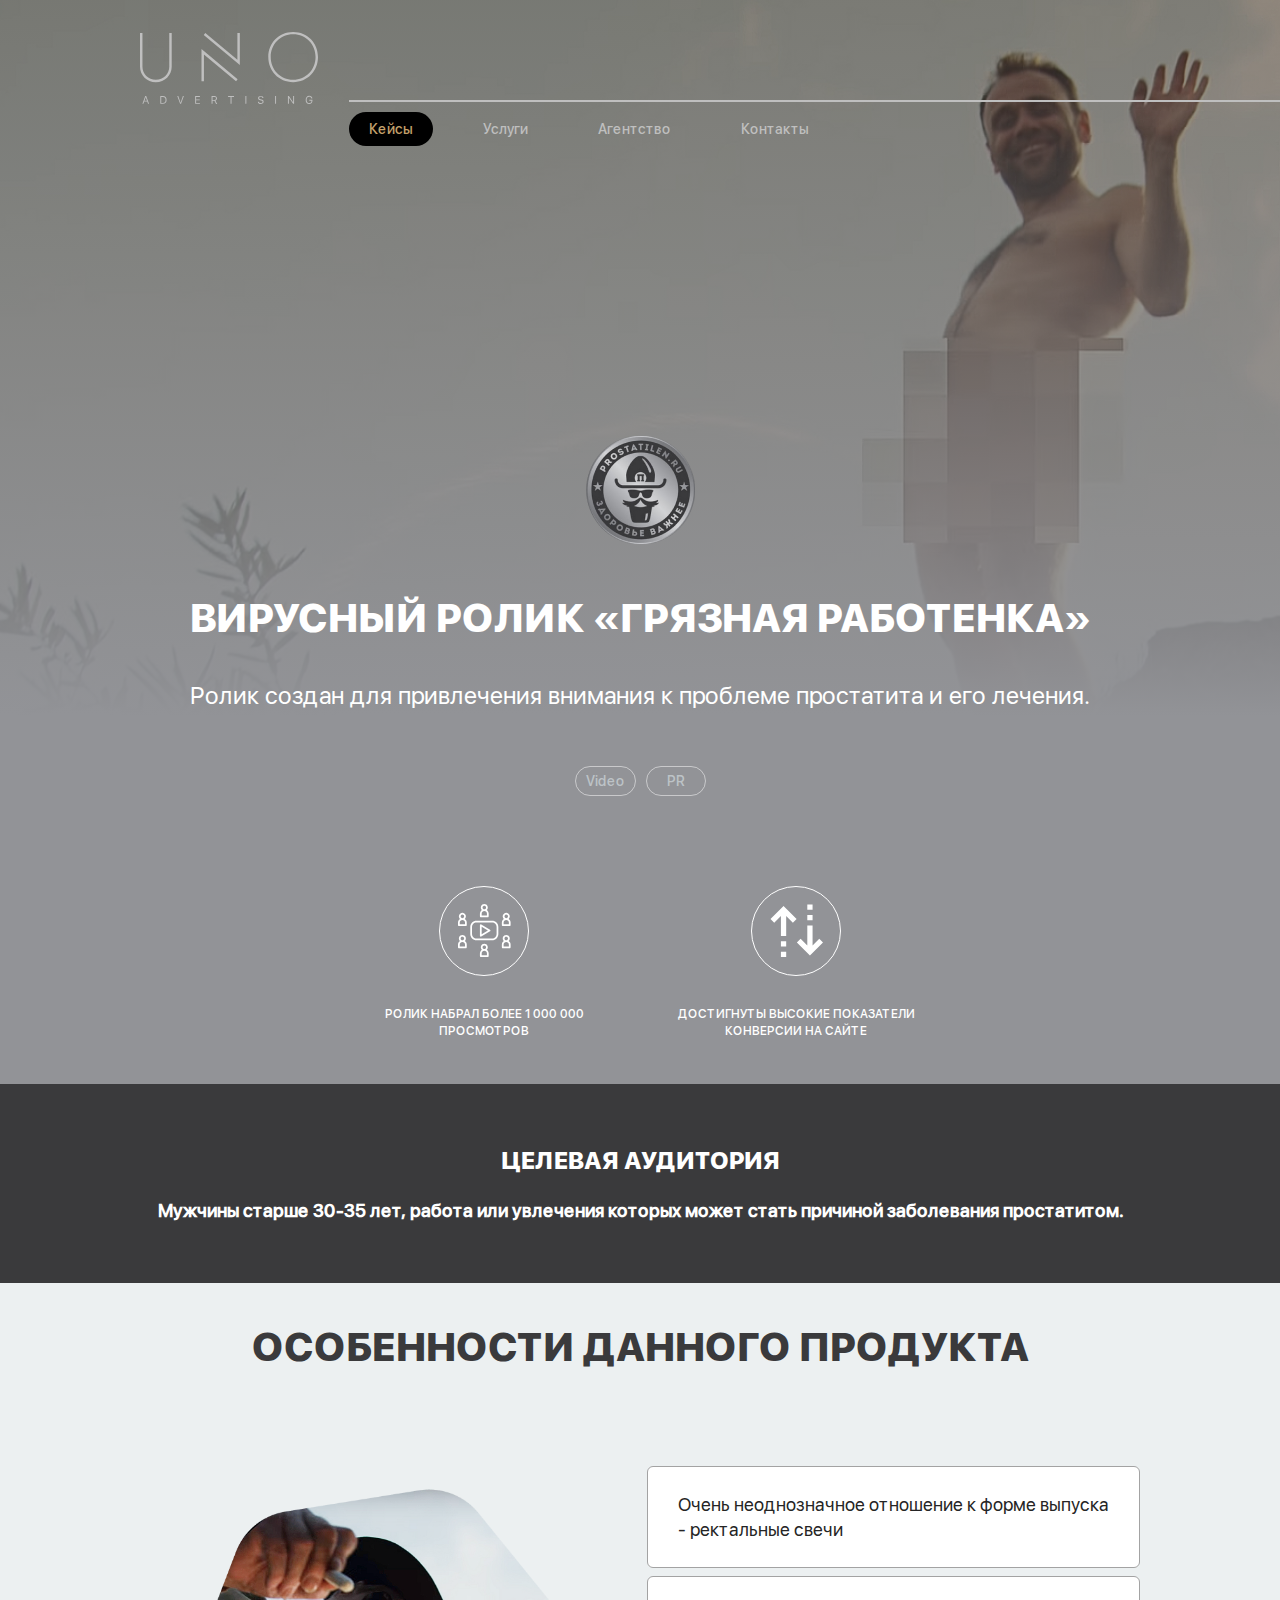
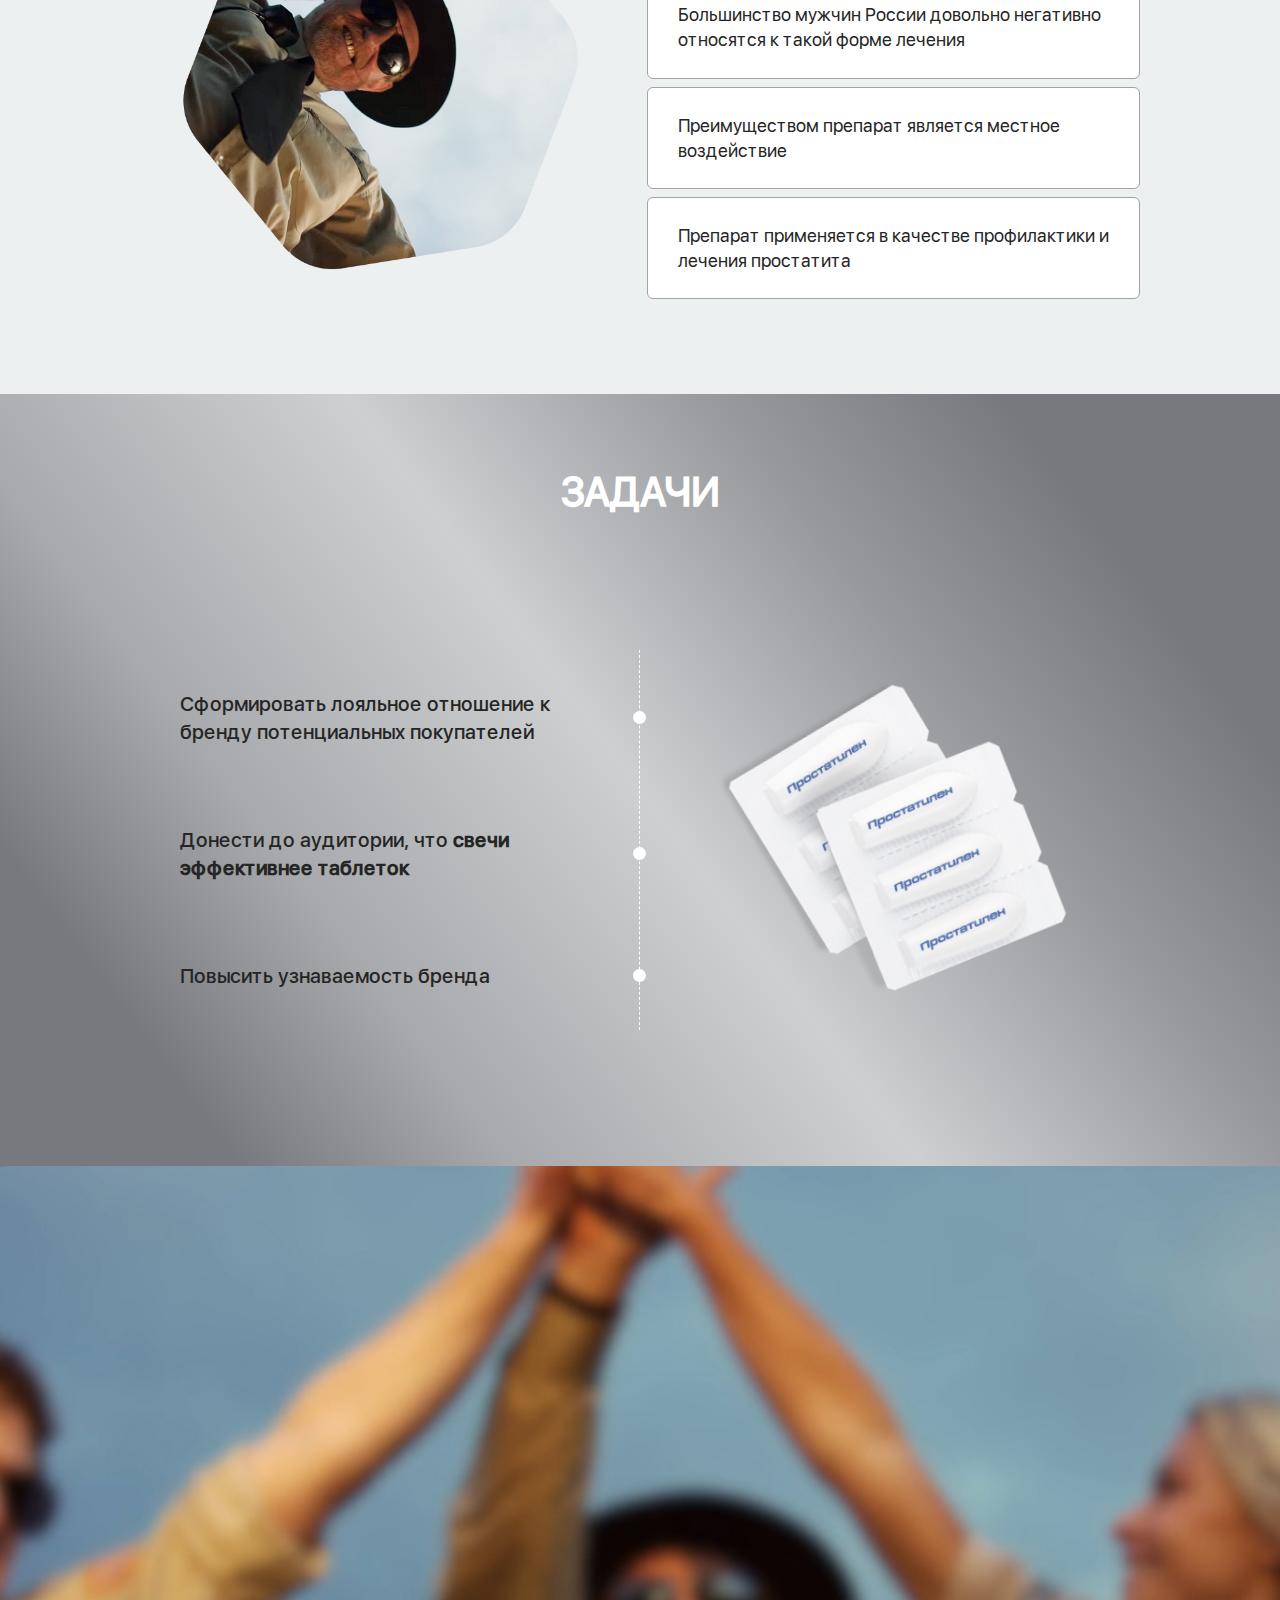
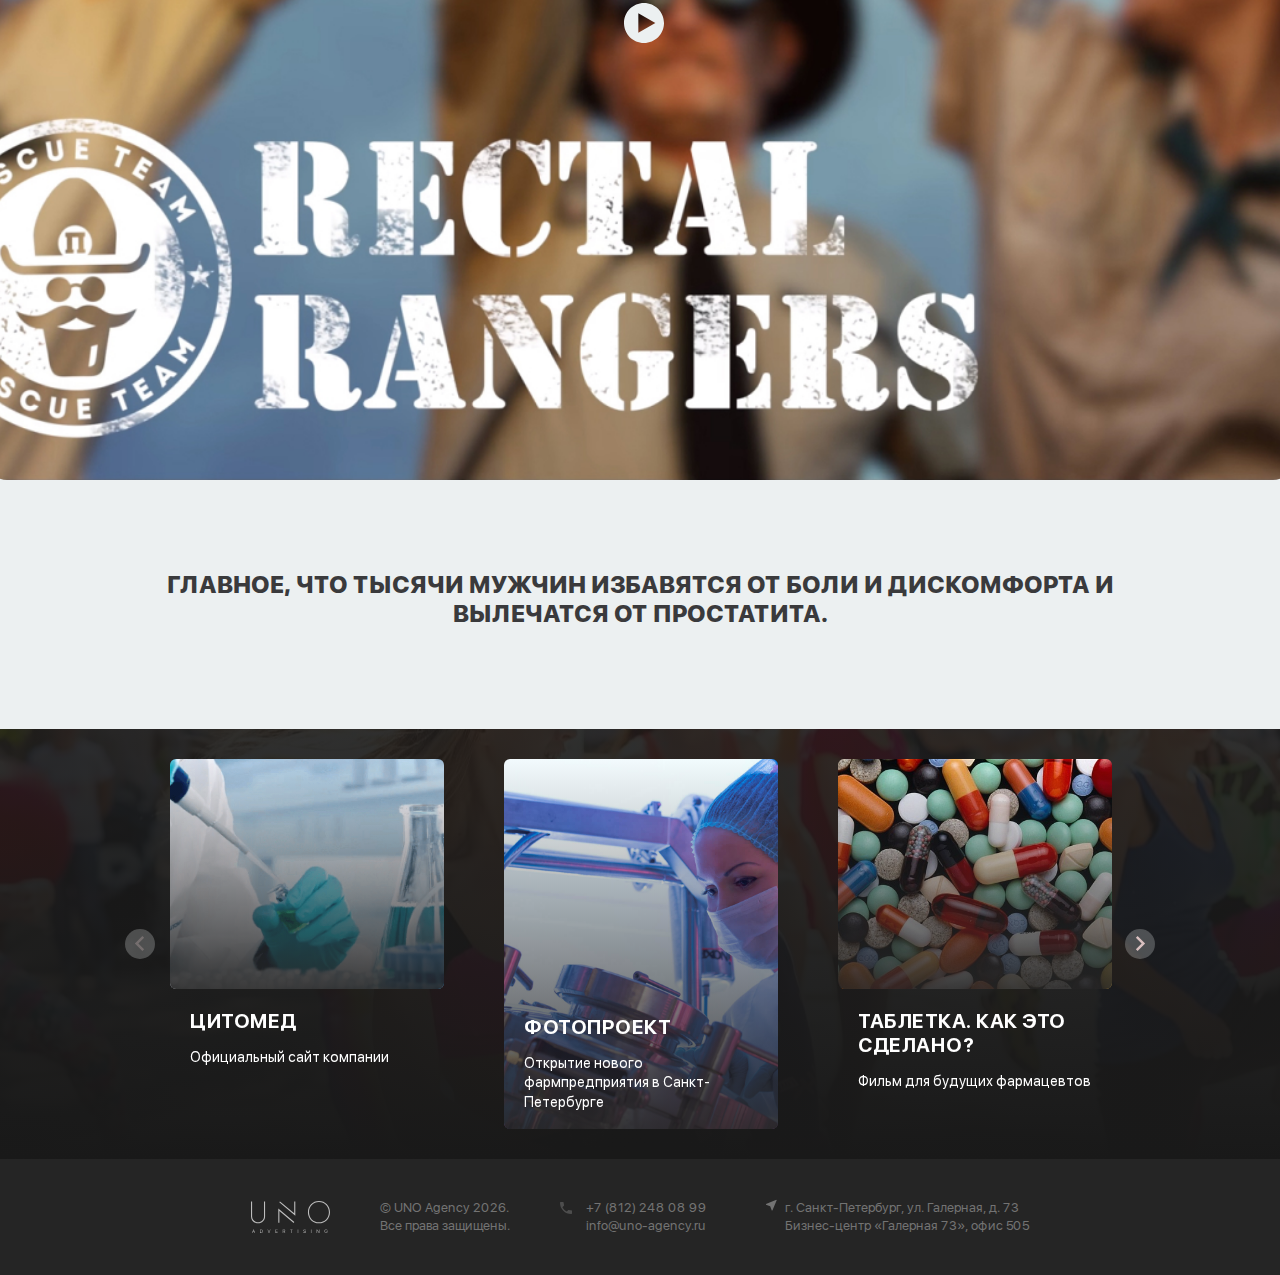
<file: case-rangers.html>
<!DOCTYPE html>
<html lang="en">

  <head>
    <meta charset="UTF-8">
    <meta name="viewport" content="width=device-width, initial-scale=1.0">
    <meta http-equiv="X-UA-Compatible" content="ie=edge">
    <link rel="icon" type="image/png" href="img/favicon.png">
    <title>UNO Agency</title>
    <!-- style -->
    <link rel="stylesheet" href="css/animate.css">
    <link rel="stylesheet" href="css/slick.css">
    <link rel="stylesheet" href="css/slick-theme.css">
    <link rel="stylesheet" href="css/main.css">
    <link rel="stylesheet" href="css/media.css">
    <!-- Yandex.Metrika counter -->
    <script type="text/javascript" >
      (function(m,e,t,r,i,k,a){m[i]=m[i]||function(){(m[i].a=m[i].a||[]).push(arguments)};
      m[i].l=1*new Date();k=e.createElement(t),a=e.getElementsByTagName(t)[0],k.async=1,k.src=r,a.parentNode.insertBefore(k,a)})
      (window, document, "script", "https://mc.yandex.ru/metrika/tag.js", "ym");

      ym(51622220, "init", {
          clickmap:true,
          trackLinks:true,
          accurateTrackBounce:true,
          webvisor:true
      });
    </script>
    <noscript><div><img src="https://mc.yandex.ru/watch/51622220" style="position:absolute; left:-9999px;" alt="" /></div></noscript>
    <!-- /Yandex.Metrika counter -->
  </head>

  <body class='body body__rangers'>
    <div class="wrapper">
      <div class="bar">
        <div class="container">
          <a class='logo' href='/'>
            <img src="img/logo.svg" alt="logo">
          </a>
          <div class="burger-menu">
            <div class="burger-click-region">
              <span class="burger-menu-piece"></span>
              <span class="burger-menu-piece"></span>
              <span class="burger-menu-piece"></span>
            </div>
          </div>
        </div>
      </div>
  
      <div class="hidden__menu">
        <div class="container">
          <ul class="hidden__menu--list">
            <li><a href="cases.html">кейсы</a></li>
            <li><a href="services.html">услуги</a></li>
            <li><a href="team.html">агентство</a></li>
            <li><a href="contacts.html">контакты</a></li>
          </ul>
          <div class="hidden__menu--footer">
            <div class="hidden__menu--contact">
              <a class="hidden__menu--call" type='tel' href="tel:+78122480899"></a>
              <a class="hidden__menu--email" type='email' href="mailto:info@uno-agency.ru"></a>
            </div>
            <p class="hidden__menu--adress">г. Санкт-Петербург, ул. Галерная, д. 73<br>Бизнес-центр «Галерная 73», офис 505</p>
          </div>
        </div>
      </div>
      <header class="header header__case">
        <div class="container">
          <div class="logo">
            <a href="/">
              <img src="img/logo.svg" alt="logo">
            </a>
          </div>
          <div class="header__content">
            <div class="header__content--bottom">
              <ul class="menu">
                <li class="menu__item">
                  <a class="menu__item--link active" href="cases.html">Кейсы</a>
                </li>
                <li class="menu__item">
                  <a class="menu__item--link" href="services.html">Услуги</a>
                </li>
                <li class="menu__item">
                  <a class="menu__item--link" href="team.html">Агентство</a>
                </li>
                <li class="menu__item">
                  <a class="menu__item--link" href="contacts.html">Контакты</a>
                </li>
              </ul>
            </div>
          </div>
        </div>
      </header>

      <main class="main main__cases">

        <div class="rangers__section">
          <div class="container wow bounceInUp">
            <div class="logo">
              <img src="img/logo_rangers.png" alt="">
            </div>
            <h1 class="title rangers__title">Вирусный ролик «Грязная&nbsp;работенка»</h1>
            <p class="subtitle rangers__subtitle">Ролик создан для привлечения внимания к проблеме простатита и его лечения.</p>
            <ul class="breadcrumbs rangers__breadcrumbs">
              <li class="breadcrumb__item">Video</li>
              <li class="breadcrumb__item">PR</li>
            </ul>
            <ul class="geroi__list rangers__list">
              <li class="geroi__item">
                <p class="geroi__item--text">Ролик набрал более 1 000 000 просмотров</p>
              </li>
              <li class="geroi__item">
                <p class="geroi__item--text">Достигнуты высокие показатели конверсии на сайте</p>
              </li>
            </ul>
          </div>
        </div>

        <div class="pic__block">
          <img src="./img/rangers_pic.jpg" alt="">
        </div>

        <div class="rangers__auditory">
          <div class="auditory__part">
            <div class="title">Целевая аудитория</div>
            <p class="auditory__text">Мужчины старше 30-35 лет, работа или увлечения которых может стать причиной заболевания простатитом.</p>
          </div>
        </div>

        <div class="rangers__advantages">
          <div class="container">
            <h2 class='title'>Особенности <span class='text__hidden'>данного</span> продукта</h2>
            <div class="advantages__inner">
              <div class="advantages__inner--part">
                <p class="item">Очень неоднозначное отношение к форме выпуска - ректальные свечи</p>
                <p class="item">Большинство мужчин России довольно негативно относятся к такой форме лечения</p>
                <p class="item">Преимуществом препарат является местное воздействие</p>
                <p class="item">Препарат применяется в качестве профилактики и лечения простатита</p>
              </div>
              <div class="advantages__inner--part">
                <img src="./img/rangers_figure.png" alt="">
              </div>
            </div>
          </div>
        </div>

        <div class="prostatilen__tasks">
          <h2 class="title">задачи</h2>
          <div class="tasks__content">
            <div class="container">
              <ul class="tasks__list">
                <li>Сформировать лояльное отношение к бренду потенциальных покупателей</li>
                <li>Донести до аудитории, что <b>свечи эффективнее таблеток</b></li>
                <li>Повысить узнаваемость бренда</li>
              </ul>
            </div>
          </div>
        </div>

        <div class="video__wrap rangers__video">
          <div class="video__cover"></div>
          <a class="play"></a>
          <div class="video__inner">
            <iframe class='iframe' src="https://www.youtube.com/embed/b2ip76mIF1o" frameborder="0"
              allow="accelerometer; autoplay; encrypted-media; gyroscope; picture-in-picture"
              allowfullscreen></iframe>
          </div>
        </div>

        <div class="rangers__text">
          <div class="container">
            <p>Главное, что тысячи мужчин избавятся от боли и дискомфорта и вылечатся от простатита.</p>
          </div>
        </div>

        <div class="case__next">
          <div class="container">
            <a href="./case-prostatilen.html">смотреть следующий кейс</a>
          </div>
        </div>

        <div class="cases">
          <div class="container">
            <div class="case__slider">
              <div class="case__slider--item">
                <a href="http://cytomed.ru/" class="case__card" target='_blank'>
                  <div class="case__top case__cytomed"></div>
                  <div class="case__content">
                    <h2 class="case__content--title">Цитомед</h2>
                    <p>Официальный сайт компании</p>
                  </div>
                </a>
              </div>
              <div class="case__slider--item">
                <a href="http://cytomed.ru/2018/06/29/proizvodstvo-gotovyx-lekarstvennyx-form-novoorlovskaya-sankt-peterburg/" class="case__card" target='_blank'>
                  <div class="case__top case__novoorl"></div>
                  <div class="case__content">
                    <h2 class="case__content--title">Фотопроект</h2>
                    <p>Открытие нового фармпредприятия в Санкт-Петербурге</p>
                  </div>
                </a>
              </div>
              <div class="case__slider--item">
                <a href="http://pharm-school.ru/tabletka-kak-eto-sdelano/" class="case__card" target='_blank'>
                  <div class="case__top case__pills"></div>
                  <div class="case__content">
                    <h2 class="case__content--title">Таблетка. Как это сделано?</h2>
                    <p>Фильм для будущих фармацевтов</p>
                  </div>
                </a>
              </div>
              <div class="case__slider--item">
                <a href="case-jjop.html" class="case__card">
                  <div class="case__top case__jjop"></div>
                  <div class="case__content">
                    <h2 class="case__content--title">Женщина женщине о простатите</h2>
                    <p>Флешмобы в поддержку профилактики простатита</p>
                  </div>
                </a>
              </div>
              <div class="case__slider--item">
                <a href="case-geroi.html" class="case__card">
                  <div class="case__top case__geroi"></div>
                  <div class="case__content">
                    <h2 class="case__content--title">Супергерои против простуды и гриппа</h2>
                    <p class="case__content--text">Танцевальный оздровительный конкурс для детей</p>
                  </div>
                </a>
              </div>
              <div class="case__slider--item">
                <a href="./case-prostatilen.html" class="case__card" target='_blank'>
                  <div class="case__top case__prostatilen"></div>
                  <div class="case__content">
                    <h2 class="case__content--title">Простатилен</h2>
                    <p>Комплексное интернет продвижение препарата</p>
                  </div>
                </a>
              </div>
              <!-- <div class="case__slider--item">
                <a href="case-rshf.html" class="case__card">
                  <div class="case__top case__rshf"></div>
                  <div class="case__content">
                    <h2 class="case__content--title">Российская школа фармацевтов</h2>
                    <p>Как мы создали единственную в России фармацевтическую олимпиаду для школьников</p>
                  </div>
                </a>
              </div> -->
              <div class="case__slider--item">
                <a href="https://www.youtube.com/watch?v=b2ip76mIF1o" class="case__card">
                  <div class="case__top case__rangers"></div>
                  <div class="case__content">
                    <h2 class="case__content--title">ректальные рейнджеры</h2>
                    <p>Вирусный ролик для препарата Простатилен</p>
                  </div>
                </a>
              </div>
              <div class="case__slider--item">
                <a href="https://www.youtube.com/watch?v=b2ip76mIF1o" class="case__card">
                  <div class="case__top case__item--vystavka"></div>
                  <div class="case__content">
                    <h2 class="case__content--title">Серия фотовыставок</h2>
                    <p>«Фармация будущего: архитектура лекарственных форм»</p>
                  </div>
                </a>
              </div>
              <div class="case__slider--item">
                <a href="case-citovir.html" class="case__card">
                  <div class="case__top case__citovir"></div>
                  <div class="case__content">
                    <h2 class="case__content--title">Цитовир-3 детская форма</h2>
                    <p>Комплексное интернет продвижение препарата</p>
                  </div>
                </a>
              </div>
              <div class="case__slider--item">
                <a href="case-azbuka.html" class="case__card">
                  <div class="case__top case__azbuka"></div>
                  <div class="case__content">
                    <h2 class="case__content--title">абвгдейка - азбука здоровья</h2>
                    <p>Проект легендарной телепередачи с внедрением персонажа доктора Цитовир</p>
                  </div>
                </a>
              </div>
            </div>
          </div>
        </div>

      </main>

      <footer class="footer footer__azbuka">
        <div class="footer__bottom">
          <div class="container">
            <div class="main__footer--part">
              <span class='logo'>
                <img src="img/logo.svg" alt="logo">
              </span>
            </div>
            <div class="main__footer--part">
              <p>&copy; UNO Agency <span class="year"></span>. <span class='rights'>Все права защищены.</span></p>
            </div>
            <div class="main__footer--part">
              <a class="main__footer--link footer__call" href="tel:+78122480899" type="tel">+7 (812) 248 08 99</a>
              <a class="main__footer--link footer__email" href="mailto:info@uno-agency.ru"
                type="email">info@uno-agency.ru</a>
            </div>
            <div class="main__footer--part">
              <a class="main__footer--link footer__map" href="https://goo.gl/maps/FcYT5Ah5hMH2" target='_blank'>г. Санкт-Петербург, ул.
                Галерная, д. 73<br>Бизнес-центр «Галерная 73», офис 505</a>
            </div>
          </div>
        </div>
      </footer>

    </div>

    <div class="rotate">
      <img src="img/rotate.gif" alt="">
      <p>Пожалуйста поверните устройство в портретный режим</p>
    </div>

    <!-- scripts -->
    <script src="js/jquery.js" defer></script>
    <script src="js/slick.min.js" defer></script>
    <script src="js/wow.js" defer></script>
    <script src="js/main.js" defer></script>

  </body>

</html>
</file>
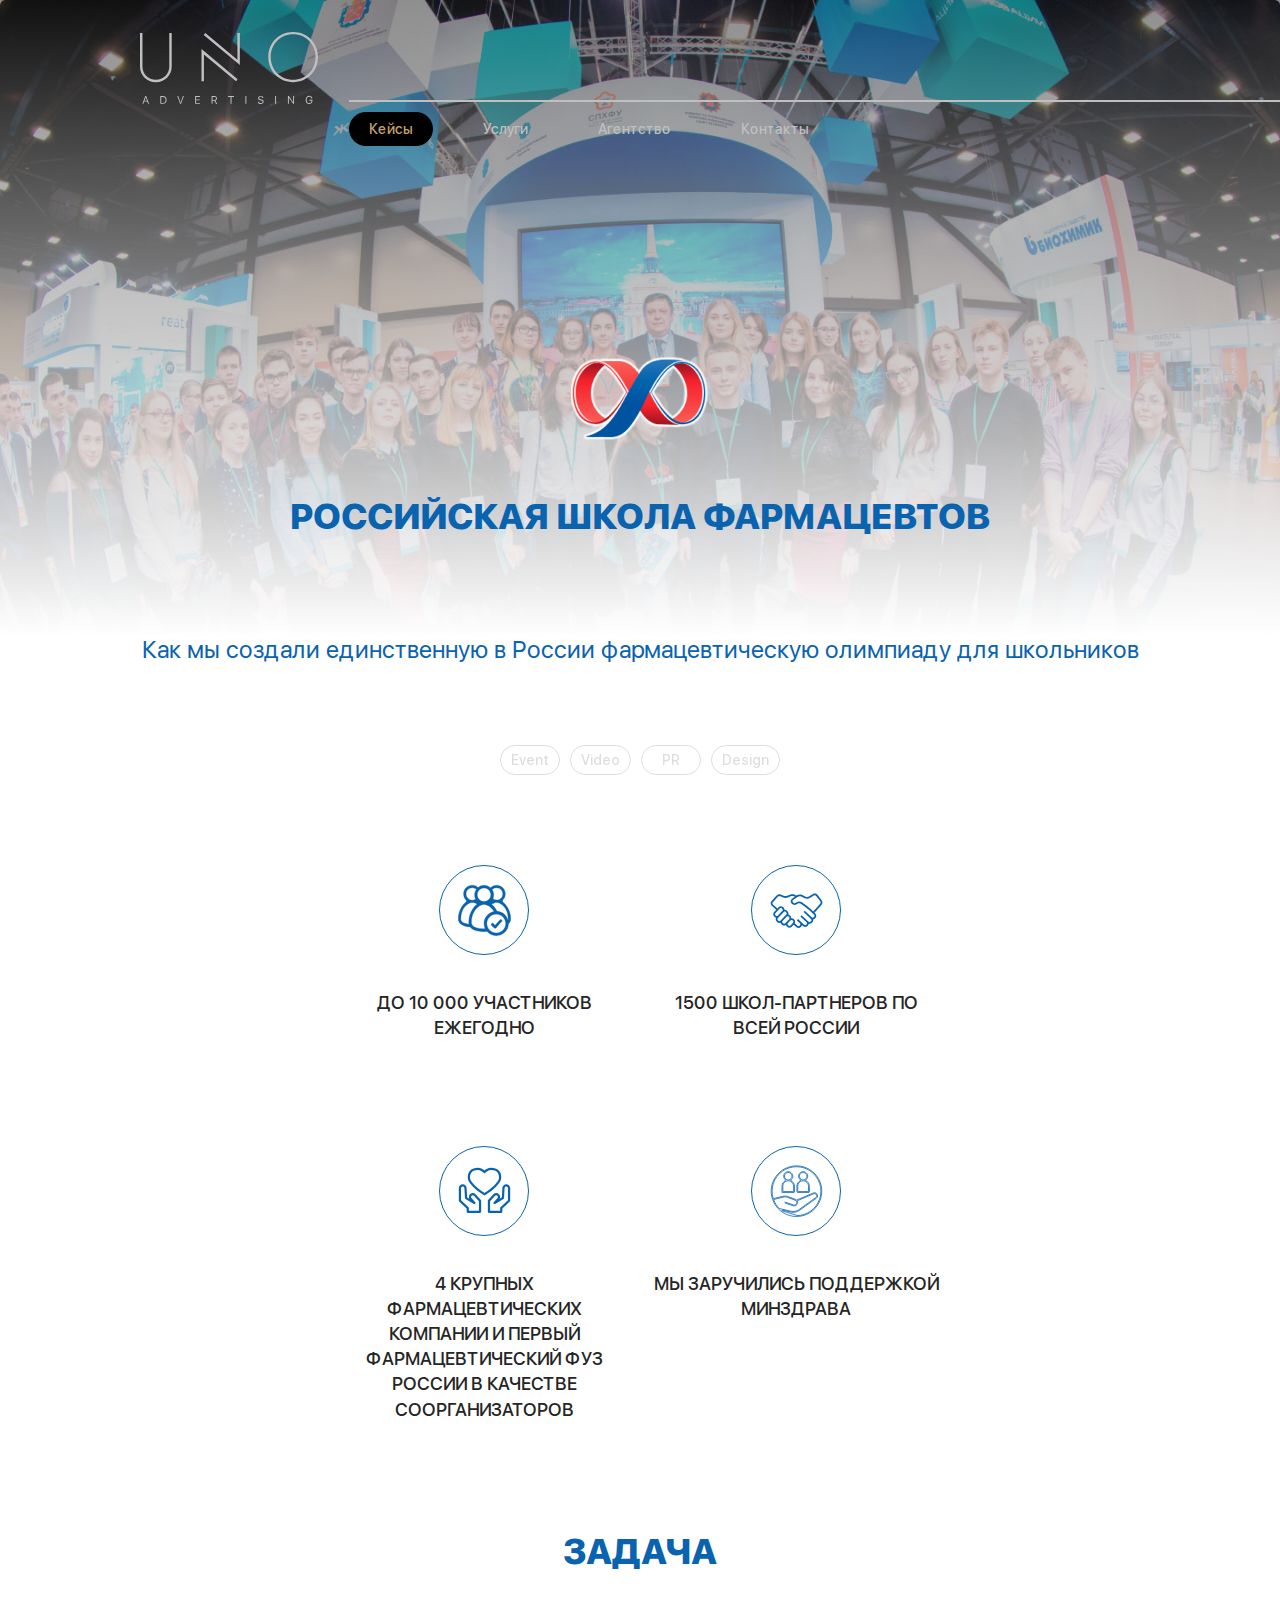
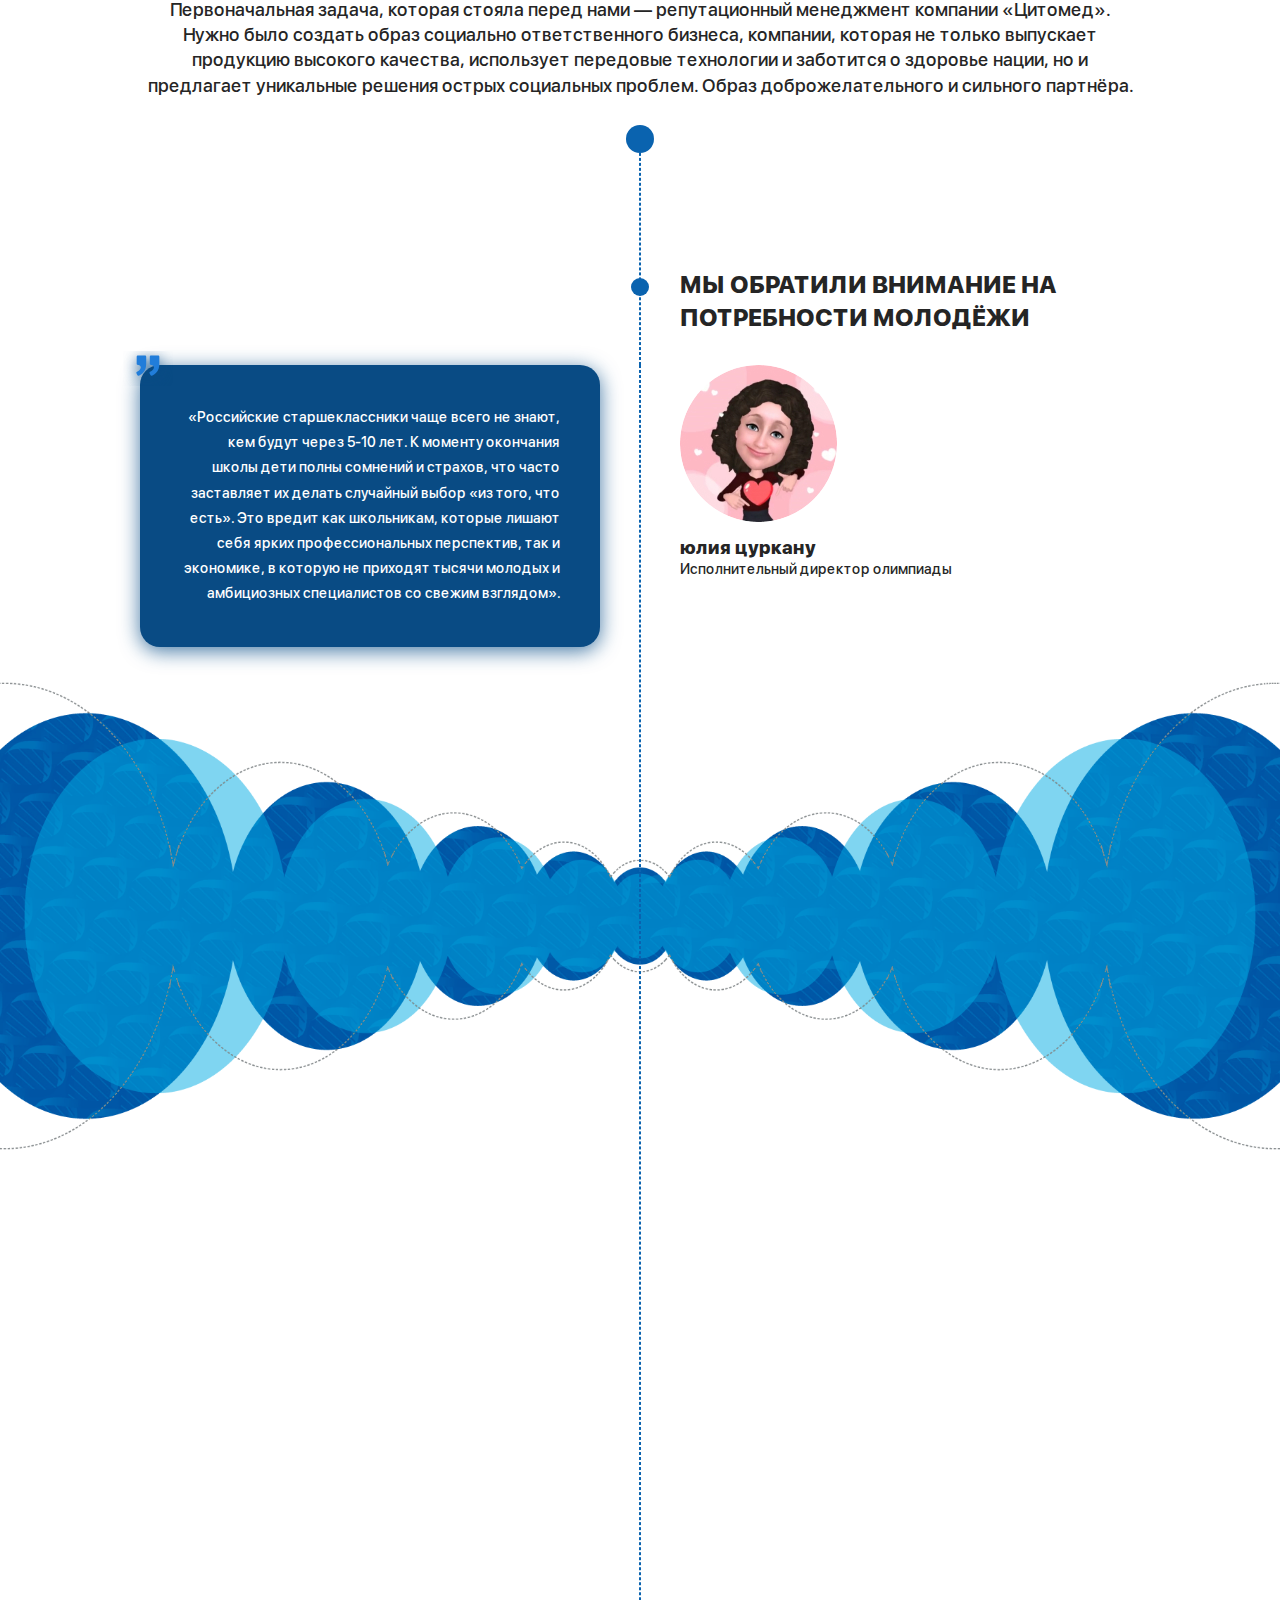
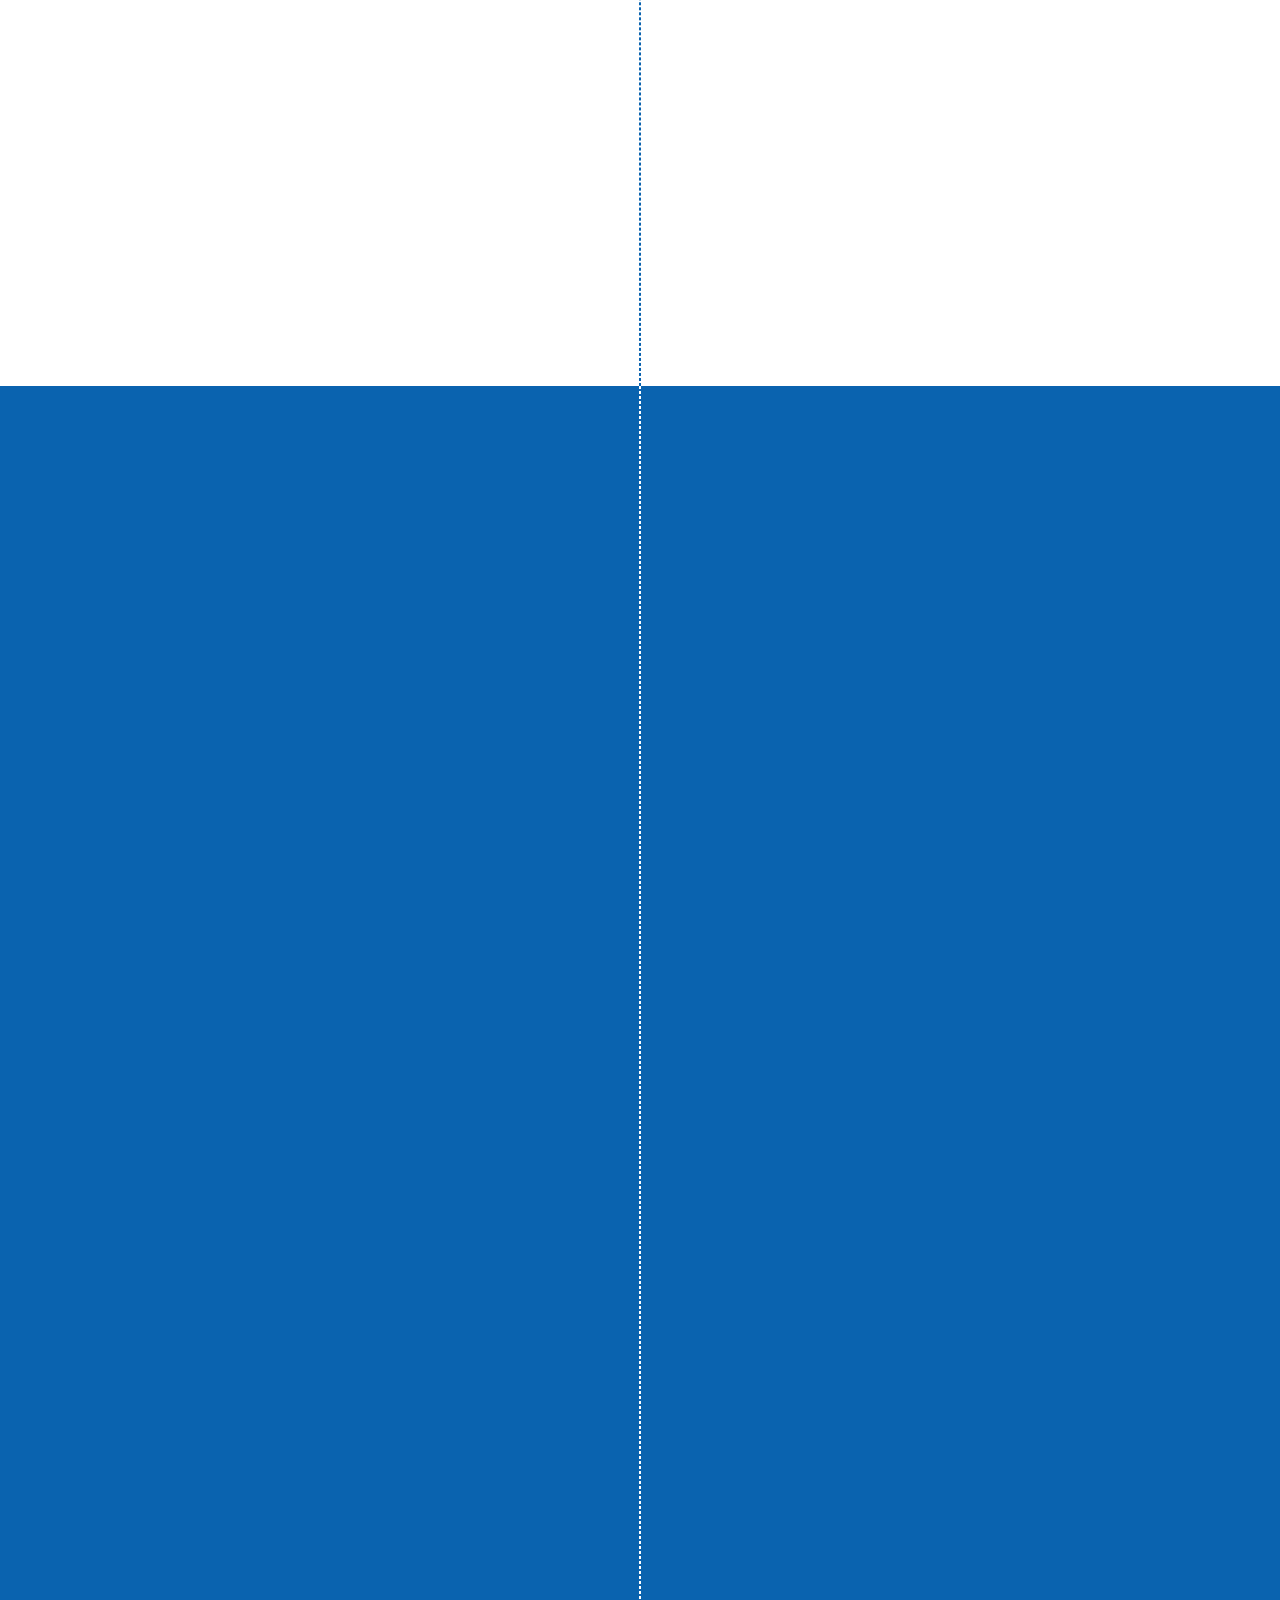
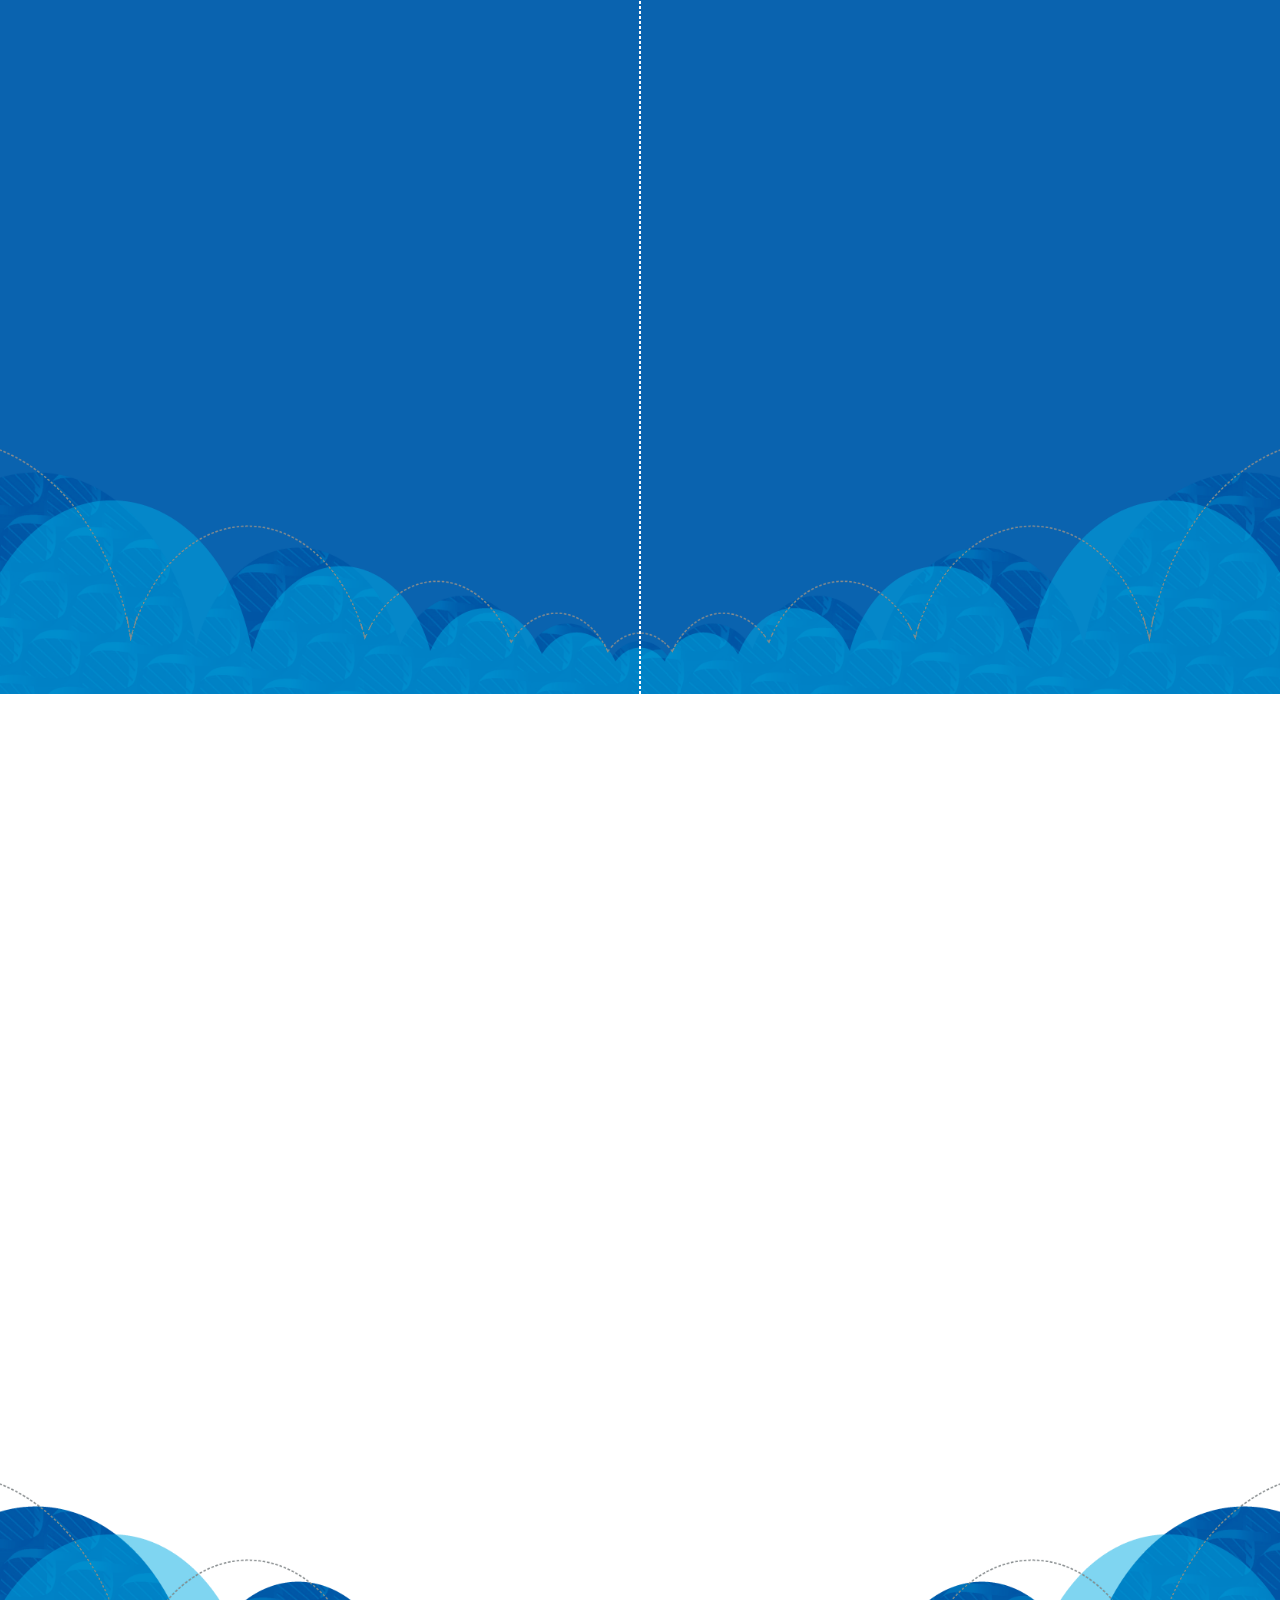
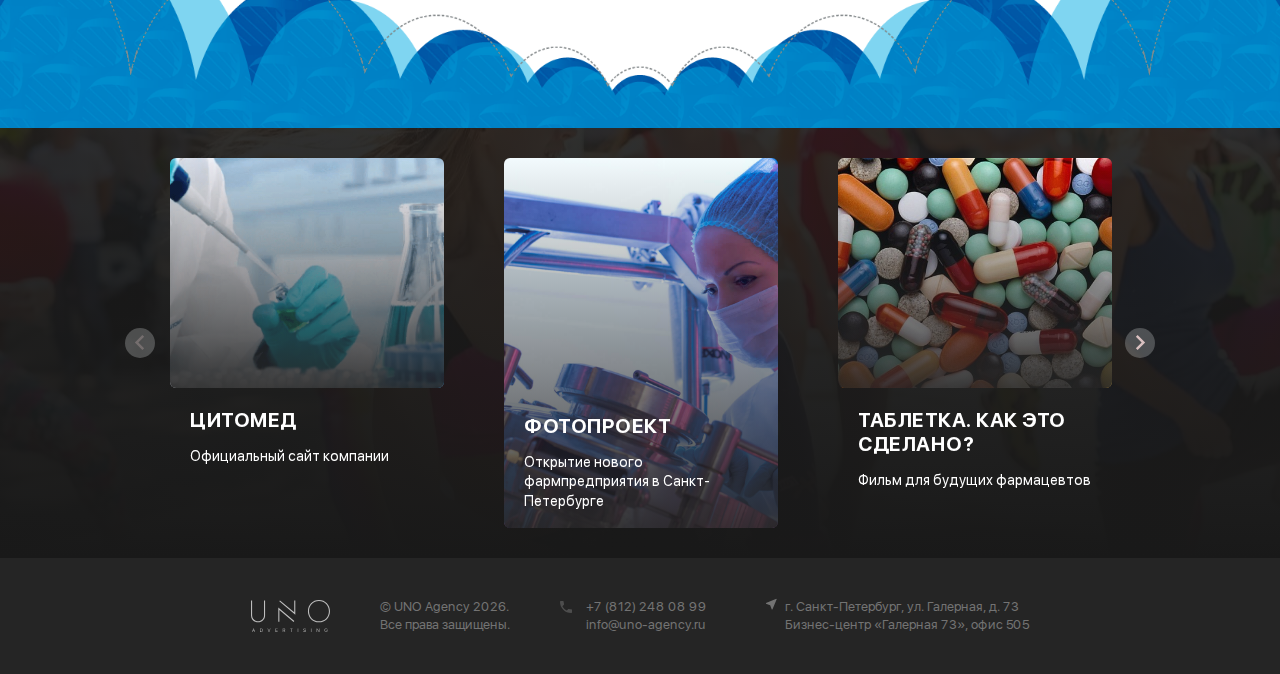
<file: case-rshf.html>
<!DOCTYPE html>
<html lang="en">

  <head>
    <meta charset="UTF-8">
    <meta name="viewport" content="width=device-width, initial-scale=1.0">
    <meta http-equiv="X-UA-Compatible" content="ie=edge">
    <link rel="icon" type="image/png" href="img/favicon.png">
    <title>UNO Agency</title>
    <!-- style -->
    <link rel="stylesheet" href="css/animate.css">
    <link rel="stylesheet" href="css/slick.css">
    <link rel="stylesheet" href="css/slick-theme.css">
    <link rel="stylesheet" href="css/main.css">
    <link rel="stylesheet" href="css/media.css">
    <!-- Yandex.Metrika counter -->
    <script type="text/javascript" >
      (function(m,e,t,r,i,k,a){m[i]=m[i]||function(){(m[i].a=m[i].a||[]).push(arguments)};
      m[i].l=1*new Date();k=e.createElement(t),a=e.getElementsByTagName(t)[0],k.async=1,k.src=r,a.parentNode.insertBefore(k,a)})
      (window, document, "script", "https://mc.yandex.ru/metrika/tag.js", "ym");

      ym(51622220, "init", {
          clickmap:true,
          trackLinks:true,
          accurateTrackBounce:true,
          webvisor:true
      });
    </script>
    <noscript><div><img src="https://mc.yandex.ru/watch/51622220" style="position:absolute; left:-9999px;" alt="" /></div></noscript>
    <!-- /Yandex.Metrika counter -->
  </head>

  <body class='body body__rshf'>
    <div class="wrapper">
      <div class="bar">
        <div class="container">
          <a class='logo' href='/'>
            <img src="img/logo.svg" alt="logo">
          </a>
          <div class="burger-menu">
            <div class="burger-click-region">
              <span class="burger-menu-piece"></span>
              <span class="burger-menu-piece"></span>
              <span class="burger-menu-piece"></span>
            </div>
          </div>
        </div>
      </div>
  
      <div class="hidden__menu">
        <div class="container">
          <ul class="hidden__menu--list">
            <li><a href="cases.html">кейсы</a></li>
            <li><a href="services.html">услуги</a></li>
            <li><a href="team.html">агентство</a></li>
            <li><a href="contacts.html">контакты</a></li>
          </ul>
          <div class="hidden__menu--footer">
            <div class="hidden__menu--contact">
              <a class="hidden__menu--call" type='tel' href="tel:+78122480899"></a>
              <a class="hidden__menu--email" type='email' href="mailto:info@uno-agency.ru"></a>
            </div>
            <p class="hidden__menu--adress">г. Санкт-Петербург, ул. Галерная, д. 73<br>Бизнес-центр «Галерная 73», офис 505</p>
          </div>
        </div>
      </div>
      <header class="header header__case">
        <div class="container">
          <div class="logo">
            <a href="/">
              <img src="img/logo.svg" alt="logo">
            </a>
          </div>
          <div class="header__content">
            <div class="header__content--bottom">
              <ul class="menu">
                <li class="menu__item">
                  <a class="menu__item--link active" href="cases.html">Кейсы</a>
                </li>
                <li class="menu__item">
                  <a class="menu__item--link" href="services.html">Услуги</a>
                </li>
                <li class="menu__item">
                  <a class="menu__item--link" href="team.html">Агентство</a>
                </li>
                <li class="menu__item">
                  <a class="menu__item--link" href="contacts.html">Контакты</a>
                </li>
              </ul>
            </div>
          </div>
        </div>
      </header>

      <main class="main main__geroi main__cases">

        <div class="rshf__section">
          <div class="container wow bounceInUp">
            <div class="logo"">
              <img src="img/logo-rshf.png" alt="">
            </div>
            <h1 class="title geroi__title">российская школа фармацевтов</h1>
            <p class="subtitle azbuka__subtitle">Как мы создали единственную в России фармацевтическую олимпиаду для школьников</p>
            <ul class="breadcrumbs azbuka__breadcrumbs">
              <li class="breadcrumb__item">Event</li>
              <li class="breadcrumb__item">Video</li>
              <li class="breadcrumb__item">PR</li>
              <li class="breadcrumb__item">Design</li>
            </ul>
            <ul class="geroi__list geroi__list--rshf">
              <li class="geroi__item">
                <p class="geroi__item--text">до 10 000 участников ежегодно</p>
              </li>
              <li class="geroi__item">
                <p class="geroi__item--text">1500 школ-партнеров по всей россии</p>
              </li>
              <li class="geroi__item">
                <p class="geroi__item--text">4 крупных фармацевтических компании и первый фармацевтический фуз россии в качестве соорганизаторов</p>
              </li>
              <li class="geroi__item">
                <p class="geroi__item--text">мы заручились поддержкой минздрава</p>
              </li>
            </ul>
            <div class="rshf__text--block">
              <h2 class="rshf__title">задача</h2>
              <p>Первоначальная задача, которая стояла перед нами — репутационный менеджмент компании «Цитомед». Нужно было создать образ социально ответственного бизнеса, компании, которая не только выпускает продукцию высокого качества, использует передовые технологии и заботится о здоровье нации, но и предлагает уникальные решения острых социальных проблем. Образ доброжелательного и сильного партнёра.</p>
            </div>
            <div class="rshf__timeline rshf__timeline--0">
              <span class='timeline'></span>
              <h2 class='rshf__timeline--title'>мы обратили внимание на потребности молодёжи</h2>
            </div>
            <div class="rshf__timeline rshf__timeline--1">
              <span class='timeline'></span>
              <p class="rshf__timeline--quote">«Российские старшеклассники чаще всего не знают, кем будут через 5-10 лет. К моменту окончания школы дети полны сомнений и страхов, что часто заставляет их делать случайный выбор «из того, что есть». Это вредит как школьникам, которые лишают себя ярких профессиональных перспектив, так и экономике, в которую не приходят тысячи молодых и амбициозных специалистов со свежим взглядом».</p>
              <div class="rshf__timeline--author">
                <h3>юлия цуркану</h3>
                <p>Исполнительный директор олимпиады</p>
              </div>
            </div>
          </div>
        </div>

        <div class="rshf__section">
          <span class='timeline'></span>
          <div class="container wow bounceInUp">
            <div class="rshf__timeline rshf__timeline--2">
              <h2 class='rshf__timeline--title'>решение</h2>
              <p>Мы сузили задачу до профиля клиента — фармы. Наша цель — помочь школьникам, которые интересуются химией и биологией, понять, хотят ли они связать своё будущее с фармацией. Так мы придумали РОССИЙСКУЮ ШКОЛУ ФАРМАЦЕВТОВ — всероссийскую профориентационную олимпиаду для школьников.</p>
            </div>
            <div class="rshf__timeline rshf__timeline--3">
              <div class="timeline__inner">
                <p><span>12 000</span><br>участников за 4 года</p>
              </div>
            </div>
            <div class="rshf__timeline rshf__timeline--4">
              <p>Конкурс не только даёт детям возможность получить главный приз — бесплатное обучение в Санкт-Петербургском Государственном Химико-фармацевтическом Университете или целевую стипендию от одного из организаторов. Он помогает им узнать больше о фарме, состоянии отрасли в России, существующих специальностях и крупных фармацевтических компаниях. Вместе с заданиями мы отправляем участникам профориентационные фильмы о фарме и методические материалы, которые учителя могут использовать в своей работе.</p>
            </div>
          </div>
        </div>

        <div class="rshf__section rshf__how">
          <span class='timeline'></span>
          <div class="container wow bounceInUp">
            <div class="rshf__timeline rshf__timeline--5">
              <h2 class='rshf__timeline--title'>как это работает</h2>
            </div>
            <div class="rshf__timeline rshf__timeline--6">
              <div class="rshf__timeline--inner">
                <h3 class='rshf__timeline--title'>1 этап</h3>
                <p>Перед началом конкурса учителя регистрируют свои учебные заведения на сайте проекта и попадают в нашу базу (сейчас в ней около 1500 школ).</p>
                <p>Вместе с педагогами и учёными мы ежегодно разрабатываем уникальные материалы для дистанционного тестирования и отправляем их зарегистрированным школам, чтобы они провели первый этап олимпиады прямо в классе. Ребята, которые ответили правильно минимум на половину вопросов теста, играют в профориентационную викторину “Кто хочет стать фармацевтом?”. Игра создана по аналогии с популярным шоу “Кто хочет стать миллионером?”: участники выбирают варианты ответов и набирают баллы. Во второй тур конкурса проходят те, кто набрал минимум 32 000 баллов.</p>
                <p>Тренировочный модуль с игрой выложен на сайте олимпиады.</p>
              </div>
            </div>
            <div class="rshf__timeline rshf__timeline--7">
              <div class="rshf__timeline--inner">
                <h3 class='rshf__timeline--title'>2 этап</h3>
                <p>Второй этап конкурса проводится дистанционно во всех регионах, кроме Петербурга и Ленобласти. Мы разработали специальный модуль для онлайн-тестирования, которое ограничено по времени. Ребята из регионов выполняют задания в кабинете информатики у себя в школе, участники из Санкт-Петербурга и Ленобласти встречаются в здании Санкт-Петербургского Государственного Химико-фармацевтического Университета (СПХФУ).</p>
              </div>
            </div>
            <div class="rshf__timeline rshf__timeline--8">
              <div class="rshf__timeline--inner">
                <h3 class='rshf__timeline--title'>3 этап</h3>
                <p>Двухдневный финал РОССИЙСКОЙ ШКОЛЫ ФАРМАЦЕВТОВ — настоящий праздник науки. Несколько десятков школьников из разных городов России встречаются в СПХФУ. Они проходят финальное испытание по теории и выполняют практические задания в современных лабораториях, как в настоящем департаменте R&D.</p>
                <p>На второй день, пока мы подводим итоги финала, ребята ездят на экскурсии на фармацевтические производства и выставки, участвуют в бизнес-играх, знакомятся с представителями фармацевтических компаний. Вечером проходит торжественная церемония награждения победителей с участием ректора СПХФУ и топ-менеджеров фармацевтических компаний.</p>
                <p>Олимпиада проводится ежегодно с 2015 года. Количество участников постоянно растёт, большинство школ, которые попробовали свои силы в конкурсе, участвуют в нём из года в год.</p>
              </div>
            </div>
          </div>
        </div>

        <div class="rshf__result">
          <div class="container wow bounceInUp">
            <h2 class="title">что мы сделали</h2>
            <ul class="tabs" data-tabgroup="first-tab-group">
              <li><a href="#tab1" class="active">1</a></li>
              <li><a href="#tab2">2</a></li>
              <li><a href="#tab3">3</a></li>
              <li><a href="#tab4">4</a></li>
              <li><a href="#tab5">5</a></li>
              <li><a href="#tab6">6</a></li>
              <li><a href="#tab7">7</a></li>
              <li><a href="#tab8">8</a></li>
            </ul>
            <div id="first-tab-group" class="tabgroup">
              <div id="tab1">
                <div class="tab__content">
                  <h3>Показали фармацевтические компании, которые поддерживают проект.</h3>
                  <p>В качестве социально ответственных структур и добросовестных работодателей. Косвенно повысили лояльность потребителя к их продукции.</p>
                  <p>Проект обеспечил кредит доверия всем его участникам, которые решают острую социальную проблему: помогают юношам и девушкам сделать стратегический жизненный выбор и стать профессионалами в перспективной отрасли.</p>
                </div>
                <div class="tab__image"></div>
              </div>
              <div id="tab2">
                <div class="tab__content">
                  <h3>Создали крупнейшее в России профессиональное фармацевтическое комьюнити.</h3>
                  <p>Мы объединили в сознании потребителя образы фармацевтических компаний, которые поддерживают проект, и единственного в России фармацевтического вуза СПХФУ. Когда мы говорим о российской фарме, мы подразумеваем сообщество вокруг РОССИЙСКОЙ ШКОЛЫ ФАРМАЦЕВТОВ.</p>
                </div>
                <div class="tab__image"></div>
              </div>
              <div id="tab3">
                <div class="tab__content">
                  <h3>Наладили непрерывную коммуникацию участников конкурса с брендами компаний-организаторов.</h3>
                  <p>Мы постоянно рассказываем о фармацевтических компаниях, которые участвуют в проекте: ведь это потенциальные работодатели участников олимпиады. Мы показываем производства, лаборатории, интервью с руководителями, рассказываем о новых технологиях, которые используют фармацевтические компании.</p>
                  <p>Большинство школ, которые подключились к проекту, участвуют в олимпиаде из года в год, что обеспечивает непрерывную связь школьного комьюнити с брендами компаний-участниц.</p>
                </div>
                <div class="tab__image"></div>
              </div>
              <div id="tab4">
                <div class="tab__content">
                  <h3>Сделали генерального директора МБ НПК Цитомед Александра Хромова медийным лицом олимпиады.</h3>
                  <p>Александр Николаевич участвует во всех фильмах о конкурсе, его цитаты приводятся в публикациях об олимпиаде, он вручает призы победителям. Фотография с Александром Хромовым и ректором СПХФУ Игорем Наркевичем — желанный трофей для участников конкурса.</p>
                  <p>Генеральный директор СПХФУ — лицо олимпиады, а значит — первая персона профессионального комьюнити российской фармы.</p>
                </div>
                <div class="tab__image"></div>
              </div>
              <div id="tab5">
                <div class="tab__content">
                  <h3>Повысили доверие к фарме в целом и показали индустрию изнутри.</h3>
                  <p>Сняли несколько фильмов про фарму: рассказали школьникам, как делаются лекарства, как выглядит современное фармацевтическое производство, какие специальности есть в индустрии. Персонифицировали образы фармацевтических компаний, которые участвуют в проекте: включили в фильмы интервью с руководителями и сотрудниками компаний</p>
                </div>
                <div class="tab__image"></div>
              </div>
              <div id="tab6">
                <div class="tab__content">
                  <h3>Подняли престиж фармацевтических специальностей в глазах потребителя.</h3>
                  <p>Развенчали устойчивые мифы: например, о том, что все работники фарминдустрии — сотрудники аптек. Рассказали о современных лабораториях, исследованиях и новых препаратах, которые спасают жизни миллионам людей.</p>
                  <p>Мы провели серию интервью с участниками и победителями РОССИЙСКОЙ ШКОЛЫ ФАРМАЦЕВТОВ. Ребята рассказали о том, почему выбрали эту профессию и как видят своё будущее. 100% респондентов отметили, что главная мотивация для них — помогать людям. Эти интервью включены в профориентационные фильмы проекта.</p>
                </div>
                <div class="tab__image"></div>
              </div>
              <div id="tab7">
                <div class="tab__content">
                  <h3>Обеспечили регулярность и масштабируемость конкурса.</h3>
                  <p>Большинство школ, которые приняли участие в проекте, возвращаются к нам каждый год. Первые два этапа конкурса проходят дистанционно, что позволяет всем желающим принять участие в соревновании.</p>
                  <p>Мы выстроили систему отчётности, сбора и обработки данных и постоянно совершенствуем её. Стабильный рост количественных показателей позволяет нам ежегодно получать поддержку от госструктур и партнёров.</p>
                </div>
                <div class="tab__image"></div>
              </div>
              <div id="tab8">
                <div class="tab__content">
                  <h3>Собрали базу перспективных молодых людей, которые создадут будущее российской фармы.</h3>
                  <p>Каждый год мы выбираем самых талантливых школьников, заинтересованных в карьере в фармацевтической отрасли. Соорганизаторы проекта предоставляют некоторым из них целевые стипендии, а также получают доступ к базе перспективных специалистов во всех регионах страны.</p>
                  <p>Например, компания “Фармасинтез” запускает крупное производство в Иркутской области. В сезоне 2018/2019 “Фармасинтез” предоставил отдельные бонусы участникам из этого региона и дал им приоритет в получении целевых стипендий от компании.</p>
                  <p>После двух лет слаженной работы в рамках РОССИЙСКОЙ ШКОЛЫ ФАРМАЦЕВТОВ Санкт-Петербургский Государственный Химико-фармацевтический Университет обратился к нам с просьбой доработать фирменный стиль вуза, проанализировать юзабилити сайта университета и снять ретроспективный фильм к столетию СПХФУ. В ближайшее время выложим кейс по работе с первым фармацевтическим вузом страны.</p>
                </div>
                <div class="tab__image"></div>
              </div>
            </div>
            <div class="rshf__redirect">
              <a href="http://pharm-school.ru/" target='_blank'>Перейти на страницу проекта</a>
            </div>
          </div>
        </div>

        <div class="case__next">
          <div class="container">
            <a href='./case-azbuka.html'>смотреть следующий кейс</a>
          </div>
        </div>

        <div class="cases">
          <div class="container">
            <div class="case__slider">
              <div class="case__slider--item">
                <a href="http://cytomed.ru/" class="case__card" target='_blank'>
                  <div class="case__top case__cytomed"></div>
                  <div class="case__content">
                    <h2 class="case__content--title">Цитомед</h2>
                    <p>Официальный сайт компании</p>
                  </div>
                </a>
              </div>
              <div class="case__slider--item">
                <a href="http://cytomed.ru/2018/06/29/proizvodstvo-gotovyx-lekarstvennyx-form-novoorlovskaya-sankt-peterburg/" class="case__card" target='_blank'>
                  <div class="case__top case__novoorl"></div>
                  <div class="case__content">
                    <h2 class="case__content--title">Фотопроект</h2>
                    <p>Открытие нового фармпредприятия в Санкт-Петербурге</p>
                  </div>
                </a>
              </div>
              <div class="case__slider--item">
                <a href="http://pharm-school.ru/tabletka-kak-eto-sdelano/" class="case__card" target='_blank'>
                  <div class="case__top case__pills"></div>
                  <div class="case__content">
                    <h2 class="case__content--title">Таблетка. Как это сделано?</h2>
                    <p>Фильм для будущих фармацевтов</p>
                  </div>
                </a>
              </div>
              <div class="case__slider--item">
                <a href="case-jjop.html" class="case__card">
                  <div class="case__top case__jjop"></div>
                  <div class="case__content">
                    <h2 class="case__content--title">Женщина женщине о простатите</h2>
                    <p>Флешмобы в поддержку профилактики простатита</p>
                  </div>
                </a>
              </div>
              <div class="case__slider--item">
                <a href="case-geroi.html" class="case__card">
                  <div class="case__top case__geroi"></div>
                  <div class="case__content">
                    <h2 class="case__content--title">Супергерои против простуды и гриппа</h2>
                    <p class="case__content--text">Танцевальный оздровительный конкурс для детей</p>
                  </div>
                </a>
              </div>
              <div class="case__slider--item">
                <a href="./case-prostatilen.html" class="case__card" target='_blank'>
                  <div class="case__top case__prostatilen"></div>
                  <div class="case__content">
                    <h2 class="case__content--title">Простатилен</h2>
                    <p>Комплексное интернет продвижение препарата</p>
                  </div>
                </a>
              </div>
              <!-- <div class="case__slider--item">
                <a href="case-rshf.html" class="case__card">
                  <div class="case__top case__rshf"></div>
                  <div class="case__content">
                    <h2 class="case__content--title">Российская школа фармацевтов</h2>
                    <p>Как мы создали единственную в России фармацевтическую олимпиаду для школьников</p>
                  </div>
                </a>
              </div> -->
              <div class="case__slider--item">
                <a href="case-rangers.html" class="case__card">
                  <div class="case__top case__rangers"></div>
                  <div class="case__content">
                    <h2 class="case__content--title">ректальные рейнджеры</h2>
                    <p>Вирусный ролик для препарата Простатилен</p>
                  </div>
                </a>
              </div>
              <div class="case__slider--item">
                <a href="https://www.youtube.com/watch?v=b2ip76mIF1o" class="case__card">
                  <div class="case__top case__item--vystavka"></div>
                  <div class="case__content">
                    <h2 class="case__content--title">Серия фотовыставок</h2>
                    <p>«Фармация будущего: архитектура лекарственных форм»</p>
                  </div>
                </a>
              </div>
              <div class="case__slider--item">
                <a href="case-citovir.html" class="case__card">
                  <div class="case__top case__citovir"></div>
                  <div class="case__content">
                    <h2 class="case__content--title">Цитовир-3 детская форма</h2>
                    <p>Комплексное интернет продвижение препарата</p>
                  </div>
                </a>
              </div>
              <div class="case__slider--item">
                <a href="case-azbuka.html" class="case__card">
                  <div class="case__top case__azbuka"></div>
                  <div class="case__content">
                    <h2 class="case__content--title">абвгдейка - азбука здоровья</h2>
                    <p>Проект легендарной телепередачи с внедрением персонажа доктора Цитовир</p>
                  </div>
                </a>
              </div>
            </div>
          </div>
        </div>

      </main>

      <footer class="footer footer__azbuka">
        <div class="footer__bottom">
          <div class="container">
            <div class="main__footer--part">
              <span class='logo'>
                <img src="img/logo.svg" alt="logo">
              </span>
            </div>
            <div class="main__footer--part">
              <p>&copy; UNO Agency <span class="year"></span>. <span class='rights'>Все права защищены.</span></p>
            </div>
            <div class="main__footer--part">
              <a class="main__footer--link footer__call" href="tel:+78122480899" type="tel">+7 (812) 248 08 99</a>
              <a class="main__footer--link footer__email" href="mailto:info@uno-agency.ru"
                type="email">info@uno-agency.ru</a>
            </div>
            <div class="main__footer--part">
              <a class="main__footer--link footer__map" href="https://goo.gl/maps/FcYT5Ah5hMH2" target='_blank'>г. Санкт-Петербург, ул.
                Галерная, д. 73<br>Бизнес-центр «Галерная 73», офис 505</a>
            </div>
          </div>
        </div>
      </footer>

    </div>

    <div class="rotate">
      <img src="img/rotate.gif" alt="">
      <p>Пожалуйста поверните устройство в портретный режим</p>
    </div>

    <!-- scripts -->
    <script src="js/jquery.js" defer></script>
    <script src="js/slick.min.js" defer></script>
    <script src="js/wow.js" defer></script>
    <script src="js/main.js" defer></script>

  </body>

</html>
</file>
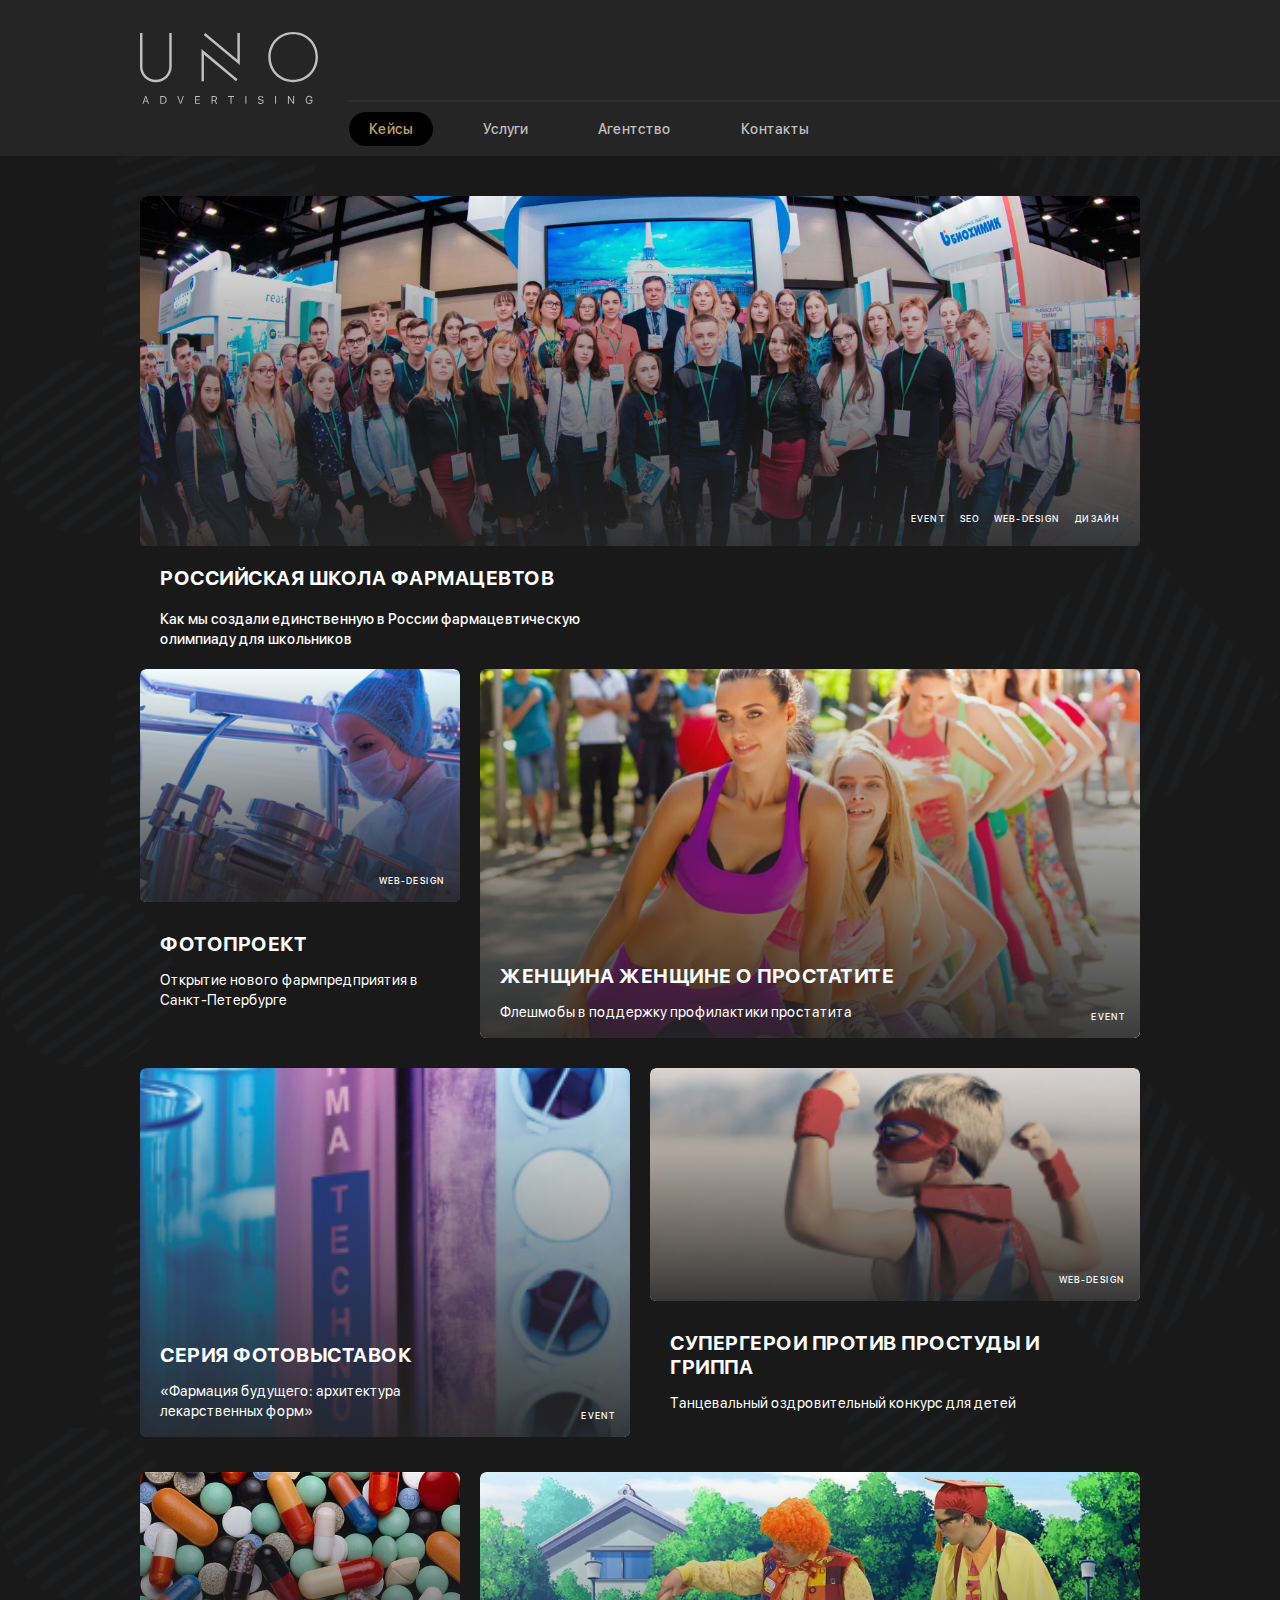
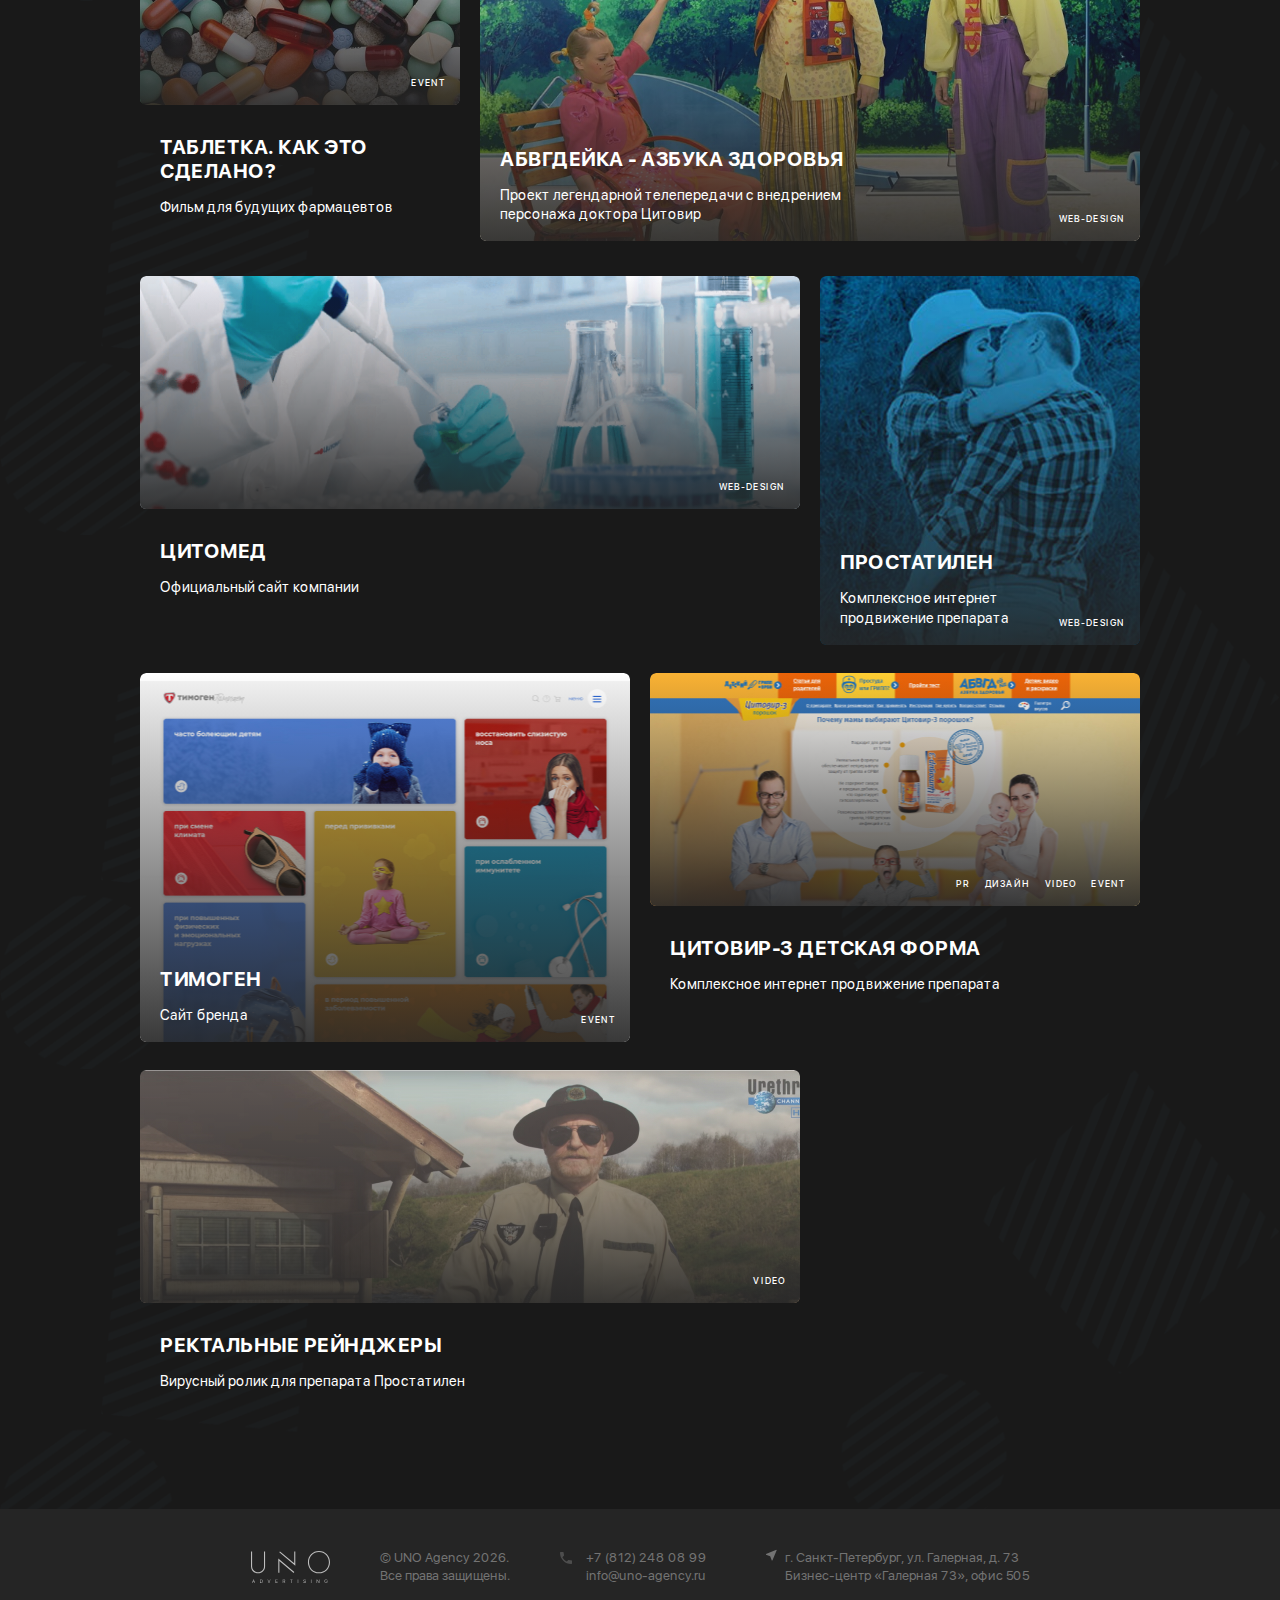
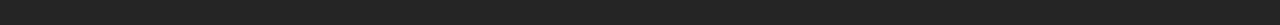
<file: cases.html>
<!DOCTYPE html>
<html lang="en">

  <head>
    <meta charset="UTF-8">
    <meta name="viewport" content="width=device-width, initial-scale=1.0">
    <meta http-equiv="X-UA-Compatible" content="ie=edge">
    <link rel="icon" type="image/png" href="img/favicon.png">
    <title>UNO Agency</title>

    <!-- style -->
    <link rel="stylesheet" href="css/main.css">
    <link rel="stylesheet" href="css/media.css">
    <!-- Yandex.Metrika counter -->
    <script type="text/javascript" >
      (function(m,e,t,r,i,k,a){m[i]=m[i]||function(){(m[i].a=m[i].a||[]).push(arguments)};
      m[i].l=1*new Date();k=e.createElement(t),a=e.getElementsByTagName(t)[0],k.async=1,k.src=r,a.parentNode.insertBefore(k,a)})
      (window, document, "script", "https://mc.yandex.ru/metrika/tag.js", "ym");

      ym(51622220, "init", {
          clickmap:true,
          trackLinks:true,
          accurateTrackBounce:true,
          webvisor:true
      });
    </script>
    <noscript><div><img src="https://mc.yandex.ru/watch/51622220" style="position:absolute; left:-9999px;" alt="" /></div></noscript>
    <!-- /Yandex.Metrika counter -->
  </head>

  <body class='body'>
    <div class="wrapper">

      <div class="bar">
        <div class="container">
          <a class='logo' href='/'>
            <img src="img/logo.svg" alt="logo">
          </a>
          <div class="burger-menu">
            <div class="burger-click-region">
              <span class="burger-menu-piece"></span>
              <span class="burger-menu-piece"></span>
              <span class="burger-menu-piece"></span>
            </div>
          </div>
        </div>
      </div>
  
      <div class="hidden__menu">
        <div class="container">
          <ul class="hidden__menu--list">
            <li class='active'><a href="">кейсы</a></li>
            <li><a href="services.html">услуги</a></li>
            <li><a href="team.html">агентство</a></li>
            <li><a href="contacts.html">контакты</a></li>
          </ul>
          <div class="hidden__menu--footer">
            <div class="hidden__menu--contact">
              <a class="hidden__menu--call" type='tel' href="tel:+78122480899"></a>
              <a class="hidden__menu--email" type='email' href="mailto:info@uno-agency.ru"></a>
            </div>
            <p class="hidden__menu--adress">г. Санкт-Петербург, ул. Галерная, д. 73<br>Бизнес-центр «Галерная 73», офис 505</p>
          </div>
        </div>
      </div>
      <header class="header">
        <div class="container">
          <div class="logo">
            <a href="/">
              <img src="img/logo.svg" alt="logo">
            </a>
          </div>
          <div class="header__content">
            <div class="header__content--bottom">
              <ul class="menu">
                <li class="menu__item">
                  <a class="menu__item--link active">Кейсы</a>
                </li>
                <li class="menu__item">
                  <a class="menu__item--link" href="services.html">Услуги</a>
                </li>
                <li class="menu__item">
                  <a class="menu__item--link" href="team.html">Агентство</a>
                </li>
                <li class="menu__item">
                  <a class="menu__item--link" href="contacts.html">Контакты</a>
                </li>
              </ul>
            </div>
          </div>
        </div>
      </header>

      <main class="main main__cases">
        <div class="container">
          <a href='case-rshf.html' class="case case__big">
            <div class="case__big--top">
              <span class="case__detail">event</span>
              <span class="case__detail">seo</span>
              <span class="case__detail">web-design</span>
              <span class="case__detail">дизайн</span>
            </div>
            <div class="case__big--title">
              <h1 class="title">российская школа фармацевтов</h1>
              <p class="subtitle case__big--bottom">Как мы создали единственную в России фармацевтическую олимпиаду для школьников</p>
            </div>
          </a>

          <div class="case__table">
            <div class="case__row--top">
              <div class="case__item case__item--small">
                <a href="http://cytomed.ru/2018/06/29/proizvodstvo-gotovyx-lekarstvennyx-form-novoorlovskaya-sankt-peterburg/" class="case__card" target="_blank" >
                  <div class="case__top case__novoorl">
                    <span class="case__detail">web-design</span>
                  </div>
                  <div class="case__content">
                    <h2 class="case__content--title">Фотопроект</h2>
                    <p>Открытие нового фармпредприятия в Санкт-Петербурге</p>
                  </div>
                </a>
              </div>
              <div class="case__item case__item--big case__item--jjop">
                <a href="case-jjop.html" class="case__card">
                  <div class="case__top">
                    <span class="case__detail">event</span>
                  </div>
                  <div class="case__content">
                    <h2 class="case__content--title">Женщина женщине о простатите</h2>
                    <p class="case__content--text">Флешмобы в поддержку профилактики простатита</p>
                  </div>
                </a>
              </div>
            </div>
            <div class="case__row--top">
              <div class="case__item case__item--big case__item--vystavka"> 
                <a href="http://pharm-school.ru/fotoproekt-farmaciya-budushhego-arxitektura-lekarstvennyx-form/" class="case__card" target="_blank">
                  <div class="case__top">
                    <span class="case__detail">event</span>
                  </div>
                  <div class="case__content">
                    <h2 class="case__content--title">Серия фотовыставок</h2>
                    <p class="case__content--text">«Фармация будущего: архитектура лекарственных форм»</p>
                  </div>
                </a>
              </div>
              <div class="case__item case__item--small">
                <a href="case-geroi.html" class="case__card">
                  <div class="case__top case__geroi--web">
                    <span class="case__detail">web-design</span>
                  </div>
                  <div class="case__content">
                    <h2 class="case__content--title">Супергерои против простуды и гриппа</h2>
                    <p class="case__content--text">Танцевальный оздровительный конкурс для детей</p>
                  </div>
                </a>
              </div>
            </div>
            <div class="case__row--top">
              <div class="case__item case__item--small">
                <a href="http://pharm-school.ru/tabletka-kak-eto-sdelano/" class="case__card" target="_blank">
                  <div class="case__top case__pills">
                    <span class="case__detail">event</span>
                  </div>
                  <div class="case__content">
                    <h2 class="case__content--title">Таблетка. Как это сделано?</h2>
                    <p>Фильм для будущих фармацевтов</p>
                  </div>
                </a>
              </div>
              <div class="case__item case__item--big case__item--azbuka">
                <a href="case-azbuka.html" class="case__card">
                  <div class="case__top">
                    <span class="case__detail">web-design</span>
                  </div>
                  <div class="case__content">
                    <h2 class="case__content--title">абвгдейка - азбука здоровья</h2>
                    <p>Проект легендарной телепередачи с внедрением персонажа доктора Цитовир</p>
                  </div>
                </a>
              </div>
            </div>
            <div class="case__row--top">
              <div class="case__item case__item--small">
                <a href="http://cytomed.ru/" class="case__card" target="_blank">
                  <div class="case__top case__cytomed">
                    <span class="case__detail">web-design</span>
                  </div>
                  <div class="case__content">
                    <h2 class="case__content--title">Цитомед</h2>
                    <p class="case__content--text">Официальный сайт компании</p>
                  </div>
                </a>
              </div>
              <div class="case__item case__item--big case__item--prostatilen">
                <a href="./case-prostatilen.html" class="case__card">
                  <div class="case__top">
                    <span class="case__detail">web-design</span>
                  </div>
                  <div class="case__content">
                    <h2 class="case__content--title">Простатилен</h2>
                    <p>Комплексное интернет продвижение препарата</p>
                  </div>
                </a>
              </div>
            </div>
            <div class="case__row--top">
              <div class="case__item case__item--big case__item--timogen">
                <a href="https://timogen.ru/" class="case__card" target='_blank'>
                  <div class="case__top">
                    <span class="case__detail">event</span>
                  </div>
                  <div class="case__content">
                    <h2 class="case__content--title">тимоген</h2>
                    <p class="case__content--text">Cайт бренда</p>
                  </div>
                </a>
              </div>
              <div class="case__item case__item--small">
                <a href="case-citovir.html" class="case__card">
                  <div class="case__top case__citovir">
                    <span class="case__detail">pr</span>
                    <span class="case__detail">дизайн</span>
                    <span class="case__detail">video</span>
                    <span class="case__detail">event</span>
                  </div>
                  <div class="case__content">
                    <h2 class="case__content--title">Цитовир-3 детская форма</h2>
                    <p class="case__content--text">Комплексное интернет продвижение препарата</p>
                  </div>
                </a>
              </div>
            </div>
            <div class="case__row--top">
              <div class="case__item case__item--small">
                <a href="case-rangers.html" class="case__card">
                  <div class="case__top case__rangers">
                    <span class="case__detail">video</span>
                  </div>
                  <div class="case__content">
                    <h2 class="case__content--title">ректальные рейнджеры</h2>
                    <p>Вирусный ролик для препарата Простатилен</p>
                  </div>
                </a>
              </div>
            </div>
          </div>
        </div>
      </main>

      <footer class="footer footer__azbuka">
        <div class="footer__bottom">
          <div class="container">
            <div class="main__footer--part">
              <span class='logo'>
                <img src="img/logo.svg" alt="logo">
              </span>
            </div>
            <div class="main__footer--part">
              <p>&copy; UNO Agency <span class="year"></span>. <span class='rights'>Все права защищены.</span></p>
            </div>
            <div class="main__footer--part">
              <a class="main__footer--link footer__call" href="tel:+78122480899" type="tel">+7 (812) 248 08 99</a>
              <a class="main__footer--link footer__email" href="mailto:info@uno-agency.ru"
                type="email">info@uno-agency.ru</a>
            </div>
            <div class="main__footer--part">
              <a class="main__footer--link footer__map" href="https://goo.gl/maps/FcYT5Ah5hMH2" target='_blank'>г. Санкт-Петербург, ул.
                Галерная, д. 73<br>Бизнес-центр «Галерная 73», офис 505</a>
            </div>
          </div>
        </div>
      </footer>

    </div>

    <div class="rotate">
      <img src="img/rotate.gif" alt="">
      <p>Пожалуйста поверните устройство в портретный режим</p>
    </div>

    <!-- scripts -->
    <script src="js/jquery.js" defer></script>
    <script src="js/main.js" defer></script>

  </body>

</html>
</file>
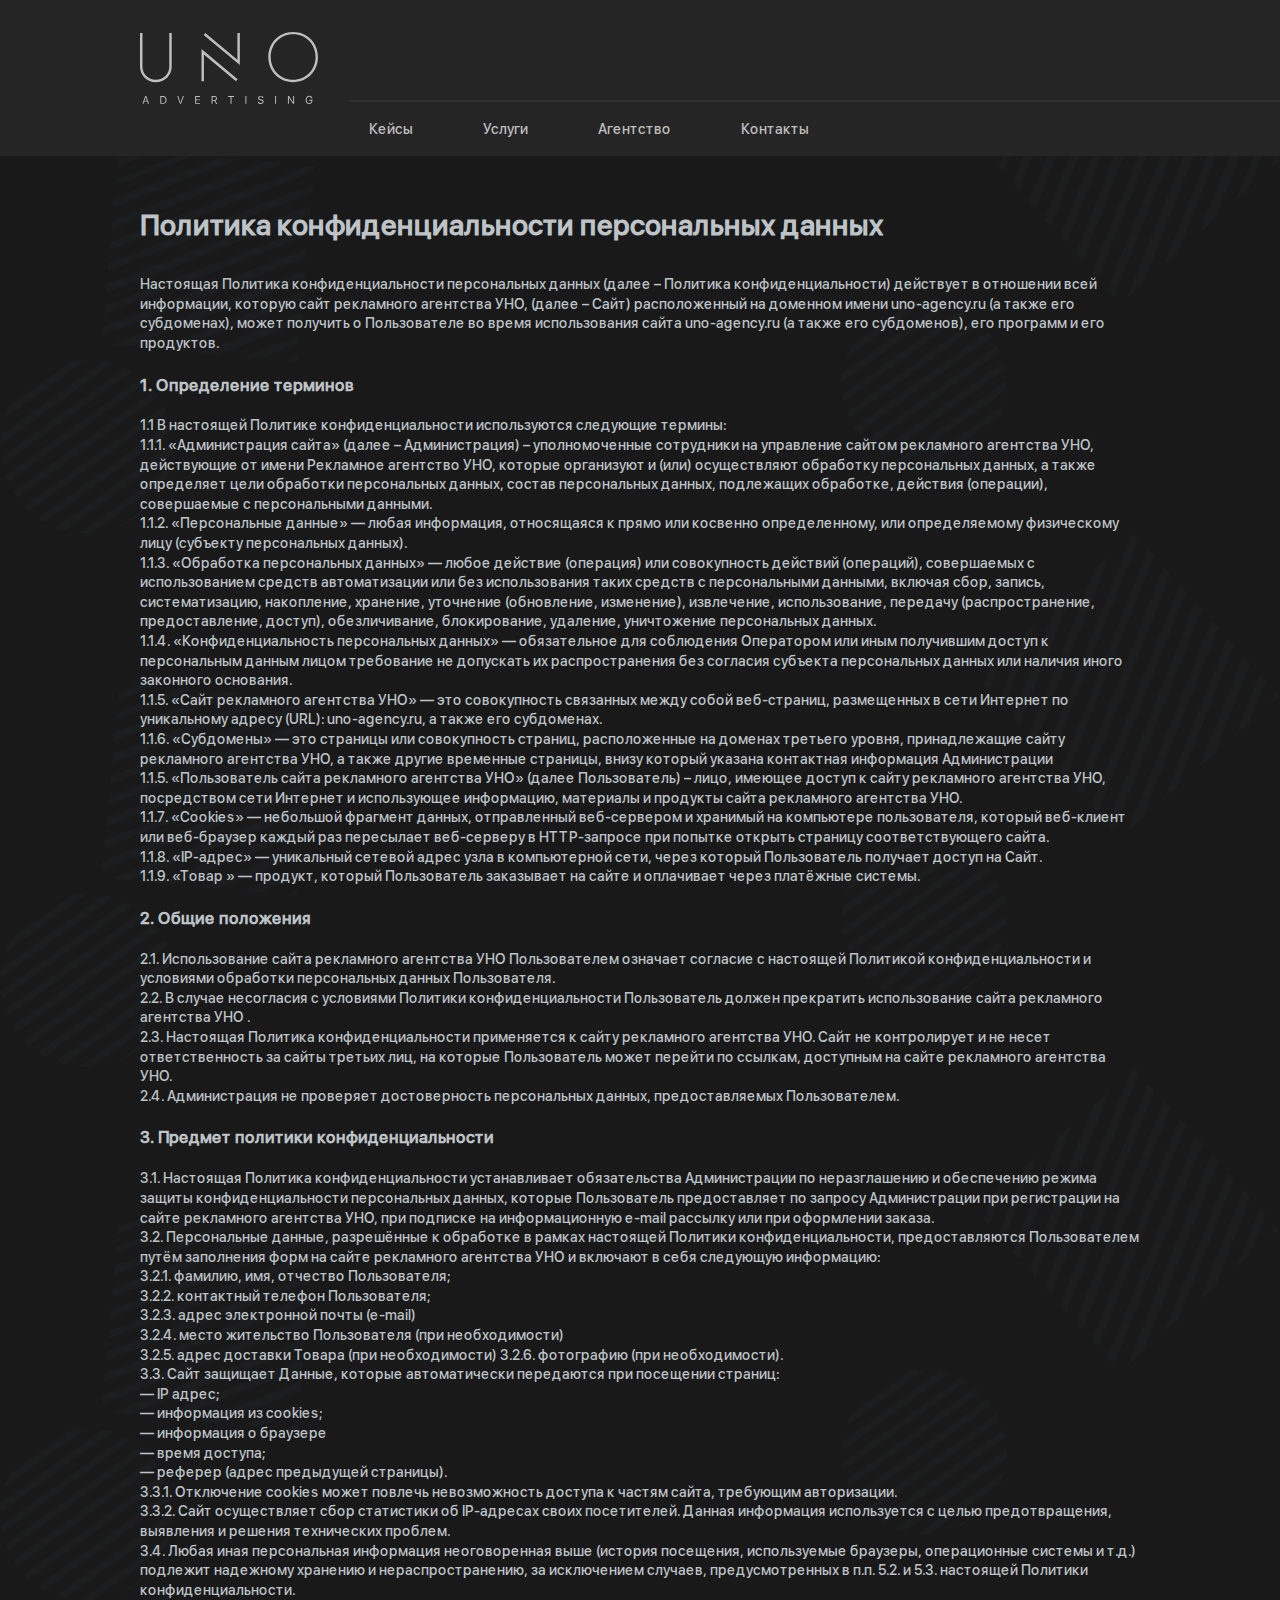
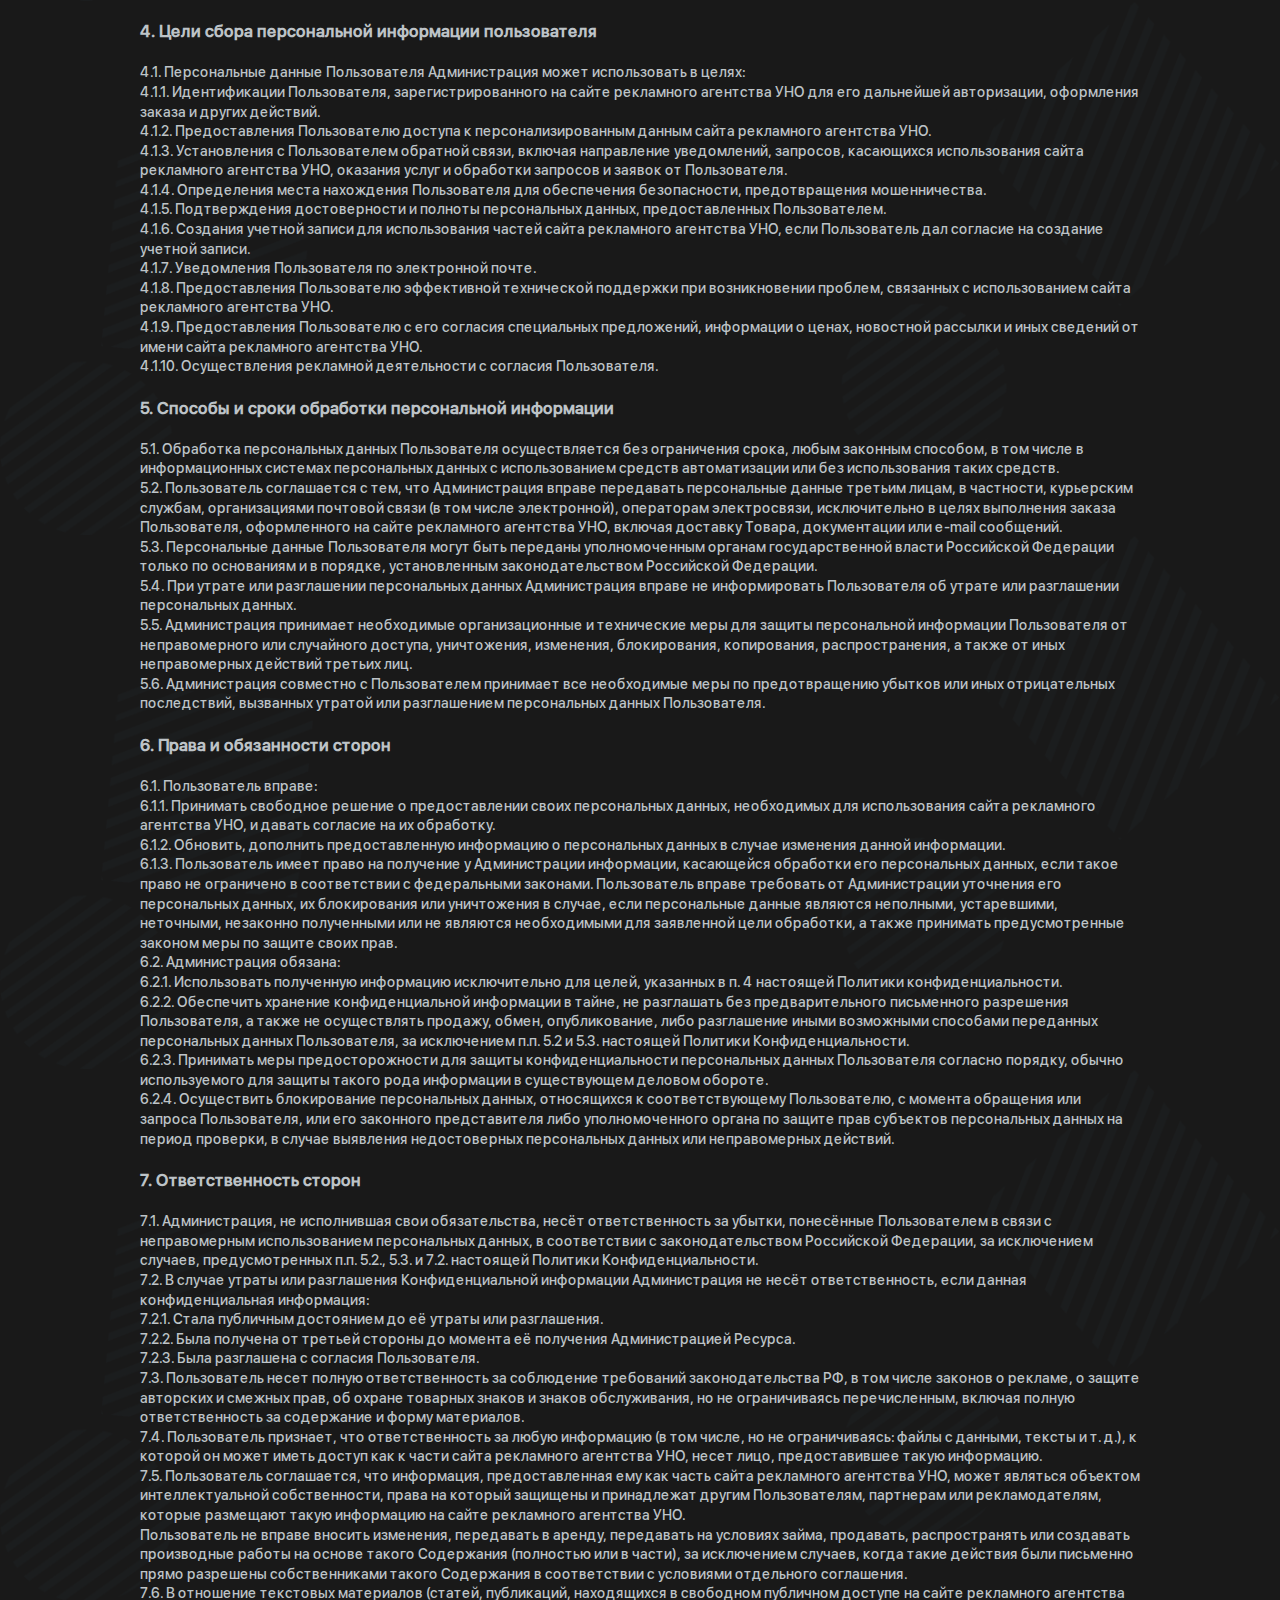
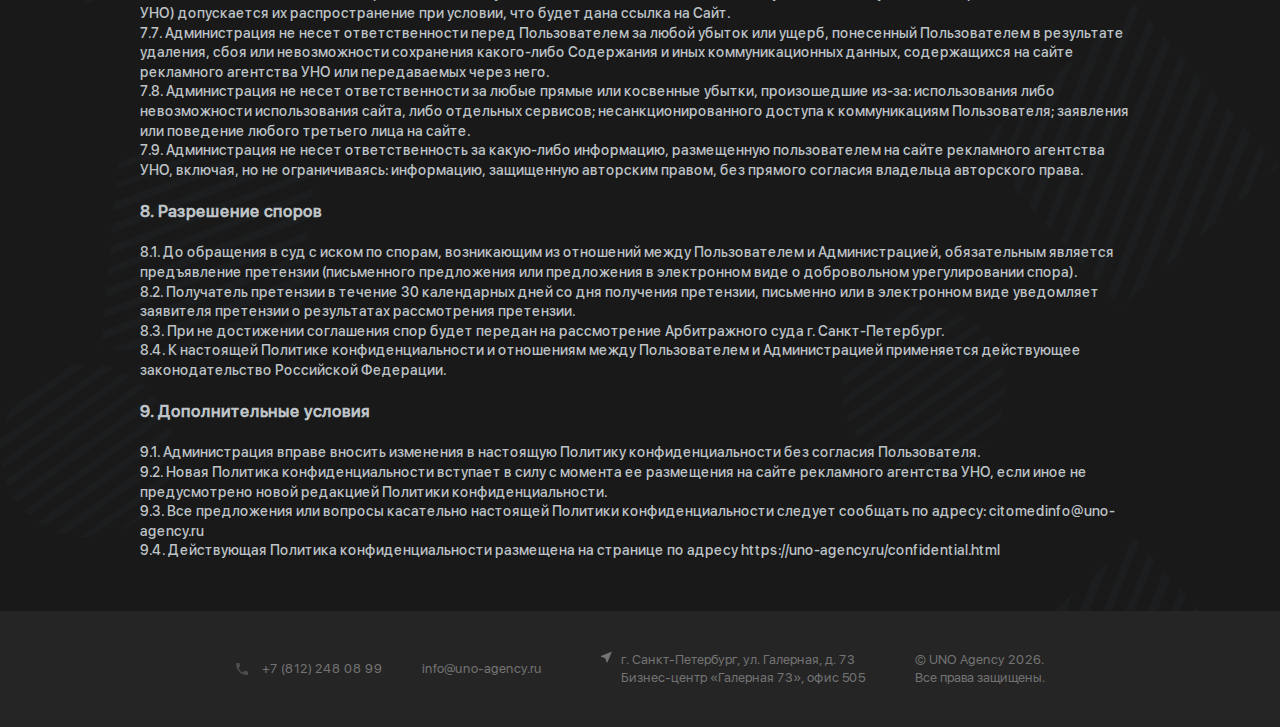
<file: confidential.html>
<!DOCTYPE html>
<html lang="en">

  <head>
    <meta charset="UTF-8">
    <meta name="viewport" content="width=device-width, initial-scale=1.0">
    <meta http-equiv="X-UA-Compatible" content="ie=edge">
    <link rel="icon" type="image/png" href="img/favicon.png">
    <title>UNO Agency</title>

    <!-- style -->
    <link rel="stylesheet" href="css/main.css">
    <link rel="stylesheet" href="css/media.css">
    <!-- Yandex.Metrika counter -->
    <script type="text/javascript" >
      (function(m,e,t,r,i,k,a){m[i]=m[i]||function(){(m[i].a=m[i].a||[]).push(arguments)};
      m[i].l=1*new Date();k=e.createElement(t),a=e.getElementsByTagName(t)[0],k.async=1,k.src=r,a.parentNode.insertBefore(k,a)})
      (window, document, "script", "https://mc.yandex.ru/metrika/tag.js", "ym");

      ym(51622220, "init", {
          clickmap:true,
          trackLinks:true,
          accurateTrackBounce:true,
          webvisor:true
      });
    </script>
    <noscript><div><img src="https://mc.yandex.ru/watch/51622220" style="position:absolute; left:-9999px;" alt="" /></div></noscript>
    <!-- /Yandex.Metrika counter -->
  </head>

  <body class='body'>
    <div class="wrapper">
      <div class="bar">
        <div class="container">
          <a class='logo' href='/'>
            <img src="img/logo.svg" alt="logo">
          </a>
          <div class="burger-menu">
            <div class="burger-click-region">
              <span class="burger-menu-piece"></span>
              <span class="burger-menu-piece"></span>
              <span class="burger-menu-piece"></span>
            </div>
          </div>
        </div>
      </div>
      <div class="hidden__menu">
        <div class="container">
          <ul class="hidden__menu--list">
            <li><a href="cases.html">кейсы</a></li>
            <li><a href="services.html">услуги</a></li>
            <li><a href="team.html">агентство</a></li>
            <li><a href="contacts.html">контакты</a></li>
          </ul>
          <div class="hidden__menu--footer">
            <div class="hidden__menu--contact">
              <a class="hidden__menu--call" type='tel' href="tel:+78122480899"></a>
              <a class="hidden__menu--email" type='email' href="mailto:info@uno-agency.ru"></a>
            </div>
            <p class="hidden__menu--adress">г. Санкт-Петербург, ул. Галерная, д. 73<br>Бизнес-центр «Галерная 73», офис 505</p>
          </div>
        </div>
      </div>
      <header class="header">
        <div class="container">
          <div class="logo">
            <a href="/">
              <img src="img/logo.svg" alt="logo">
            </a>
          </div>
          <div class="header__content">
            <div class="header__content--bottom">
              <ul class="menu">
                <li class="menu__item">
                  <a class="menu__item--link">Кейсы</a>
                </li>
                <li class="menu__item">
                  <a class="menu__item--link" href="services.html">Услуги</a>
                </li>
                <li class="menu__item">
                  <a class="menu__item--link" href="team.html">Агентство</a>
                </li>
                <li class="menu__item">
                  <a class="menu__item--link" href="contacts.html">Контакты</a>
                </li>
              </ul>
            </div>
          </div>
        </div>
      </header>

      <main class="main main__conf">

        <div class="container">

          <h1>Политика конфиденциальности персональных данных</h1>
          <p>Настоящая Политика конфиденциальности персональных данных (далее – Политика конфиденциальности) действует в
            отношении всей информации, которую сайт рекламного агентства УНО, (далее – Сайт) расположенный на доменном
            имени uno-agency.ru (а также его субдоменах), может получить о Пользователе во время использования сайта
            uno-agency.ru (а также его субдоменов), его программ и его продуктов.</p>
          <h3 class="conf__title">1. Определение терминов</h3>

          <p>1.1 В настоящей Политике конфиденциальности используются следующие термины:</p>

          <p>1.1.1. «Администрация сайта» (далее – Администрация) – уполномоченные сотрудники на управление сайтом
            рекламного агентства УНО, действующие от имени Рекламное агентство УНО, которые организуют и (или)
            осуществляют обработку персональных данных, а также определяет цели обработки персональных данных, состав
            персональных данных, подлежащих обработке, действия (операции), совершаемые с персональными данными.</p>

          <p>1.1.2. «Персональные данные» — любая информация, относящаяся к прямо или косвенно определенному, или
            определяемому физическому лицу (субъекту персональных данных).</p>

          <p>1.1.3. «Обработка персональных данных» — любое действие (операция) или совокупность действий (операций),
            совершаемых с использованием средств автоматизации или без использования таких средств с персональными
            данными, включая сбор, запись, систематизацию, накопление, хранение, уточнение (обновление, изменение),
            извлечение, использование, передачу (распространение, предоставление, доступ), обезличивание, блокирование,
            удаление, уничтожение персональных данных.</p>

          <p>1.1.4. «Конфиденциальность персональных данных» — обязательное для соблюдения Оператором или иным
            получившим доступ к персональным данным лицом требование не допускать их распространения без согласия
            субъекта персональных данных или наличия иного законного основания.</p>

          <p>1.1.5. «Сайт рекламного агентства УНО» — это совокупность связанных между собой веб-страниц, размещенных в
            сети Интернет по уникальному адресу (URL): uno-agency.ru, а также его субдоменах.</p>

          <p>1.1.6. «Субдомены» — это страницы или совокупность страниц, расположенные на доменах третьего уровня,
            принадлежащие сайту рекламного агентства УНО, а также другие временные страницы, внизу который указана
            контактная информация Администрации</p>

          <p>1.1.5. «Пользователь сайта рекламного агентства УНО» (далее Пользователь) – лицо, имеющее доступ к сайту
            рекламного агентства УНО, посредством сети Интернет и использующее информацию, материалы и продукты сайта
            рекламного агентства УНО.</p>

          <p>1.1.7. «Cookies» — небольшой фрагмент данных, отправленный веб-сервером и хранимый на компьютере
            пользователя, который веб-клиент или веб-браузер каждый раз пересылает веб-серверу в HTTP-запросе при
            попытке открыть страницу соответствующего сайта.</p>

          <p>1.1.8. «IP-адрес» — уникальный сетевой адрес узла в компьютерной сети, через который Пользователь получает
            доступ на Сайт.</p>

          <p>1.1.9. «Товар » — продукт, который Пользователь заказывает на сайте и оплачивает через платёжные системы.
          </p>

          <h3 class="conf__title">2. Общие положения</h3>
          <p>2.1. Использование сайта рекламного агентства УНО Пользователем означает согласие с настоящей Политикой
            конфиденциальности и условиями обработки персональных данных Пользователя.</p>

          <p>2.2. В случае несогласия с условиями Политики конфиденциальности Пользователь должен прекратить
            использование сайта рекламного агентства УНО .</p>

          <p>2.3. Настоящая Политика конфиденциальности применяется к сайту рекламного агентства УНО. Сайт не
            контролирует и не несет ответственность за сайты третьих лиц, на которые Пользователь может перейти по
            ссылкам, доступным на сайте рекламного агентства УНО.</p>

          <p>2.4. Администрация не проверяет достоверность персональных данных, предоставляемых Пользователем.</p>

          <h3 class="conf__title">3. Предмет политики конфиденциальности</h3>

          <p>3.1. Настоящая Политика конфиденциальности устанавливает обязательства Администрации по неразглашению и
            обеспечению режима защиты конфиденциальности персональных данных, которые Пользователь предоставляет по
            запросу Администрации при регистрации на сайте рекламного агентства УНО, при подписке на информационную
            e-mail рассылку или при оформлении заказа.</p>

          <p>3.2. Персональные данные, разрешённые к обработке в рамках настоящей Политики конфиденциальности,
            предоставляются Пользователем путём заполнения форм на сайте рекламного агентства УНО и включают в себя
            следующую информацию:<br>
            3.2.1. фамилию, имя, отчество Пользователя;<br>
            3.2.2. контактный телефон Пользователя;<br>
            3.2.3. адрес электронной почты (e-mail)<br>
            3.2.4. место жительство Пользователя (при необходимости)<br>
            3.2.5. адрес доставки Товара (при необходимости)
            3.2.6. фотографию (при необходимости).</p>

          <p>3.3. Сайт защищает Данные, которые автоматически передаются при посещении страниц:<br>
            — IP адрес;<br>
            — информация из cookies;<br>
            — информация о браузере <br>
            — время доступа;<br>
            — реферер (адрес предыдущей страницы).</p>

          <p>3.3.1. Отключение cookies может повлечь невозможность доступа к частям сайта, требующим авторизации.</p>
          <p>3.3.2. Сайт осуществляет сбор статистики об IP-адресах своих посетителей. Данная информация используется с
            целью предотвращения, выявления и решения технических проблем.</p>
          <p>3.4. Любая иная персональная информация неоговоренная выше (история посещения, используемые браузеры,
            операционные системы и т.д.) подлежит надежному хранению и нераспространению, за исключением случаев,
            предусмотренных в п.п. 5.2. и 5.3. настоящей Политики конфиденциальности.</p>
          <h3 class="conf__title">4. Цели сбора персональной информации пользователя</h3>
          <p>4.1. Персональные данные Пользователя Администрация может использовать в целях:<br>
            4.1.1. Идентификации Пользователя, зарегистрированного на сайте рекламного агентства УНО для его дальнейшей
            авторизации, оформления заказа и других действий.<br>
            4.1.2. Предоставления Пользователю доступа к персонализированным данным сайта рекламного агентства УНО.<br>
            4.1.3. Установления с Пользователем обратной связи, включая направление уведомлений, запросов, касающихся
            использования сайта рекламного агентства УНО, оказания услуг и обработки запросов и заявок от
            Пользователя.<br>
            4.1.4. Определения места нахождения Пользователя для обеспечения безопасности, предотвращения
            мошенничества.<br>
            4.1.5. Подтверждения достоверности и полноты персональных данных, предоставленных Пользователем.<br>
            4.1.6. Создания учетной записи для использования частей сайта рекламного агентства УНО, если Пользователь
            дал согласие на создание учетной записи.<br>
            4.1.7. Уведомления Пользователя по электронной почте.<br>
            4.1.8. Предоставления Пользователю эффективной технической поддержки при возникновении проблем, связанных с
            использованием сайта рекламного агентства УНО.<br>
            4.1.9. Предоставления Пользователю с его согласия специальных предложений, информации о ценах, новостной
            рассылки и иных сведений от имени сайта рекламного агентства УНО.<br>
            4.1.10. Осуществления рекламной деятельности с согласия Пользователя.</p>
          <h3 class="conf__title">5. Способы и сроки обработки персональной информации</h3>
          <p>5.1. Обработка персональных данных Пользователя осуществляется без ограничения срока, любым законным
            способом, в том числе в информационных системах персональных данных с использованием средств автоматизации
            или без использования таких средств.</p>
          <p>5.2. Пользователь соглашается с тем, что Администрация вправе передавать персональные данные третьим лицам,
            в частности, курьерским службам, организациями почтовой связи (в том числе электронной), операторам
            электросвязи,
            исключительно в целях выполнения заказа Пользователя, оформленного на сайте рекламного агентства УНО,
            включая доставку Товара, документации или e-mail сообщений.</p>
          <p>5.3. Персональные данные Пользователя могут быть переданы уполномоченным органам государственной власти
            Российской Федерации только по основаниям и в порядке, установленным законодательством Российской Федерации.
          </p>
          <p>5.4. При утрате или разглашении персональных данных Администрация вправе не информировать Пользователя об
            утрате или разглашении персональных данных.</p>
          <p>5.5. Администрация принимает необходимые организационные и технические меры для защиты персональной
            информации Пользователя от неправомерного или случайного доступа, уничтожения, изменения, блокирования,
            копирования, распространения, а также от иных неправомерных действий третьих лиц.</p>
          <p>5.6. Администрация совместно с Пользователем принимает все необходимые меры по предотвращению убытков или
            иных отрицательных последствий, вызванных утратой или разглашением персональных данных Пользователя.</p>
          <h3 class="conf__title">6. Права и обязанности сторон</h3>
          <p>6.1. Пользователь вправе:</p>
          <p>6.1.1. Принимать свободное решение о предоставлении своих персональных данных, необходимых для
            использования сайта рекламного агентства УНО, и давать согласие на их обработку.</p>
          <p>6.1.2. Обновить, дополнить предоставленную информацию о персональных данных в случае изменения данной
            информации.</p>
          <p>6.1.3. Пользователь имеет право на получение у Администрации информации, касающейся обработки его
            персональных данных, если такое право не ограничено в соответствии с федеральными законами. Пользователь
            вправе требовать от Администрации уточнения его персональных данных, их блокирования или уничтожения в
            случае, если персональные данные являются неполными, устаревшими, неточными, незаконно полученными или не
            являются необходимыми для заявленной цели обработки, а также принимать предусмотренные законом меры по
            защите своих прав.</p>
          <p>6.2. Администрация обязана:</p>
          <p>6.2.1. Использовать полученную информацию исключительно для целей, указанных в п. 4 настоящей Политики
            конфиденциальности.</p>
          <p>6.2.2. Обеспечить хранение конфиденциальной информации в тайне, не разглашать без предварительного
            письменного разрешения Пользователя, а также не осуществлять продажу, обмен, опубликование, либо разглашение
            иными возможными способами переданных персональных данных Пользователя, за исключением п.п. 5.2 и 5.3.
            настоящей Политики Конфиденциальности.</p>
          <p>6.2.3. Принимать меры предосторожности для защиты конфиденциальности персональных данных Пользователя
            согласно порядку, обычно используемого для защиты такого рода информации в существующем деловом обороте.</p>
          <p>6.2.4. Осуществить блокирование персональных данных, относящихся к соответствующему Пользователю, с момента
            обращения или запроса Пользователя, или его законного представителя либо уполномоченного органа по защите
            прав субъектов персональных данных на период проверки, в случае выявления недостоверных персональных данных
            или неправомерных действий.</p>
          <h3 class="conf__title">7. Ответственность сторон</h3>
          <p>7.1. Администрация, не исполнившая свои обязательства, несёт ответственность за убытки, понесённые
            Пользователем в связи с неправомерным использованием персональных данных, в соответствии с законодательством
            Российской Федерации, за исключением случаев, предусмотренных п.п. 5.2., 5.3. и 7.2. настоящей Политики
            Конфиденциальности.</p>

          <p>7.2. В случае утраты или разглашения Конфиденциальной информации Администрация не несёт ответственность,
            если данная конфиденциальная информация:<br>
            7.2.1. Стала публичным достоянием до её утраты или разглашения.<br>
            7.2.2. Была получена от третьей стороны до момента её получения Администрацией Ресурса.<br>
            7.2.3. Была разглашена с согласия Пользователя.</p>
          <p>7.3. Пользователь несет полную ответственность за соблюдение требований законодательства РФ, в том числе
            законов о
            рекламе, о защите авторских и смежных прав, об охране товарных знаков и знаков обслуживания, но не
            ограничиваясь
            перечисленным, включая полную ответственность за содержание и форму материалов.</p>
          <p>7.4. Пользователь признает, что ответственность за любую информацию (в том числе, но не ограничиваясь:
            файлы с данными, тексты и т. д.), к которой он может иметь доступ как к части сайта рекламного агентства
            УНО, несет лицо, предоставившее такую информацию.</p>

          <p>7.5. Пользователь соглашается, что информация, предоставленная ему как часть сайта рекламного агентства
            УНО, может являться объектом интеллектуальной собственности, права на который защищены и принадлежат другим
            Пользователям, партнерам или рекламодателям, которые размещают такую информацию на сайте рекламного
            агентства УНО. <br> Пользователь не вправе вносить изменения, передавать в аренду, передавать на условиях
            займа, продавать, распространять или создавать производные работы на основе такого Содержания (полностью или
            в части), за исключением случаев, когда такие действия были письменно прямо разрешены собственниками такого
            Содержания в соответствии с условиями отдельного соглашения.</p>
          <p>7.6. В отношение текстовых материалов (статей, публикаций, находящихся в свободном публичном доступе на
            сайте рекламного агентства УНО) допускается их распространение при условии, что будет дана ссылка на Сайт.
          </p>
          <p>7.7. Администрация не несет ответственности перед Пользователем за любой убыток или ущерб, понесенный
            Пользователем в результате удаления, сбоя или невозможности сохранения какого-либо Содержания и иных
            коммуникационных данных, содержащихся на сайте рекламного агентства УНО или передаваемых через него.</p>
          <p>7.8. Администрация не несет ответственности за любые прямые или косвенные убытки, произошедшие из-за:
            использования либо невозможности использования сайта, либо отдельных сервисов; несанкционированного доступа
            к коммуникациям Пользователя; заявления или поведение любого третьего лица на сайте.</p>
          <p>7.9. Администрация не несет ответственность за какую-либо информацию, размещенную пользователем на сайте
            рекламного агентства УНО, включая, но не ограничиваясь: информацию, защищенную авторским правом, без прямого
            согласия владельца авторского права.</p>
          <h3 class="conf__title">8. Разрешение споров</h3>
          <p>8.1. До обращения в суд с иском по спорам, возникающим из отношений между Пользователем и Администрацией,
            обязательным является предъявление претензии (письменного предложения или предложения в электронном виде о
            добровольном урегулировании спора).</p>
          <p>8.2. Получатель претензии в течение 30 календарных дней со дня получения претензии, письменно или в
            электронном виде уведомляет заявителя претензии о результатах рассмотрения претензии.</p>
          <p>8.3. При не достижении соглашения спор будет передан на рассмотрение Арбитражного суда г. Санкт-Петербург.
          </p>
          <p>8.4. К настоящей Политике конфиденциальности и отношениям между Пользователем и Администрацией применяется
            действующее законодательство Российской Федерации.</p>
          <h3 class="conf__title">9. Дополнительные условия</h3>
          <p>9.1. Администрация вправе вносить изменения в настоящую Политику конфиденциальности без согласия
            Пользователя.</p>
          <p>9.2. Новая Политика конфиденциальности вступает в силу с момента ее размещения на сайте рекламного
            агентства УНО, если иное не предусмотрено новой редакцией Политики конфиденциальности.</p>
          <p>9.3. Все предложения или вопросы касательно настоящей Политики конфиденциальности следует сообщать по
            адресу: citomedinfo@uno-agency.ru</p>
          <p>9.4. Действующая Политика конфиденциальности размещена на странице по адресу
            https://uno-agency.ru/confidential.html</p>
        </div>
      </main>

      <footer class="footer">
        <div class="footer__bottom">
          <div class="container">
            <div class="main__footer--part">
              <a class="main__footer--link footer__call" href="tel:+78122480899" type="tel">+7 (812) 248 08 99</a>
              <a class="main__footer--link footer__email" href="mailto:info@uno-agency.ru"
                type="email">info@uno-agency.ru</a>
            </div>
            <div class="main__footer--part">
              <a class="main__footer--link footer__map" href="https://goo.gl/maps/FcYT5Ah5hMH2" target='_blank'>г. Санкт-Петербург, ул.
                Галерная, д. 73<br>Бизнес-центр «Галерная 73», офис 505</a>
            </div>
            <div class="main__footer--part">
              <p>&copy; UNO Agency <span class="year"></span>. <span class='rights'>Все права защищены.</span></p>
            </div>
          </div>
        </div>
      </footer>

    </div>

    <div class="rotate">
      <img src="img/rotate.gif" alt="">
      <p>Пожалуйста поверните устройство в портретный режим</p>
    </div>

    <!-- scripts -->
    <script src="js/jquery.js" defer></script>
    <script src="js/main.js" defer></script>

  </body>

</html>
</file>
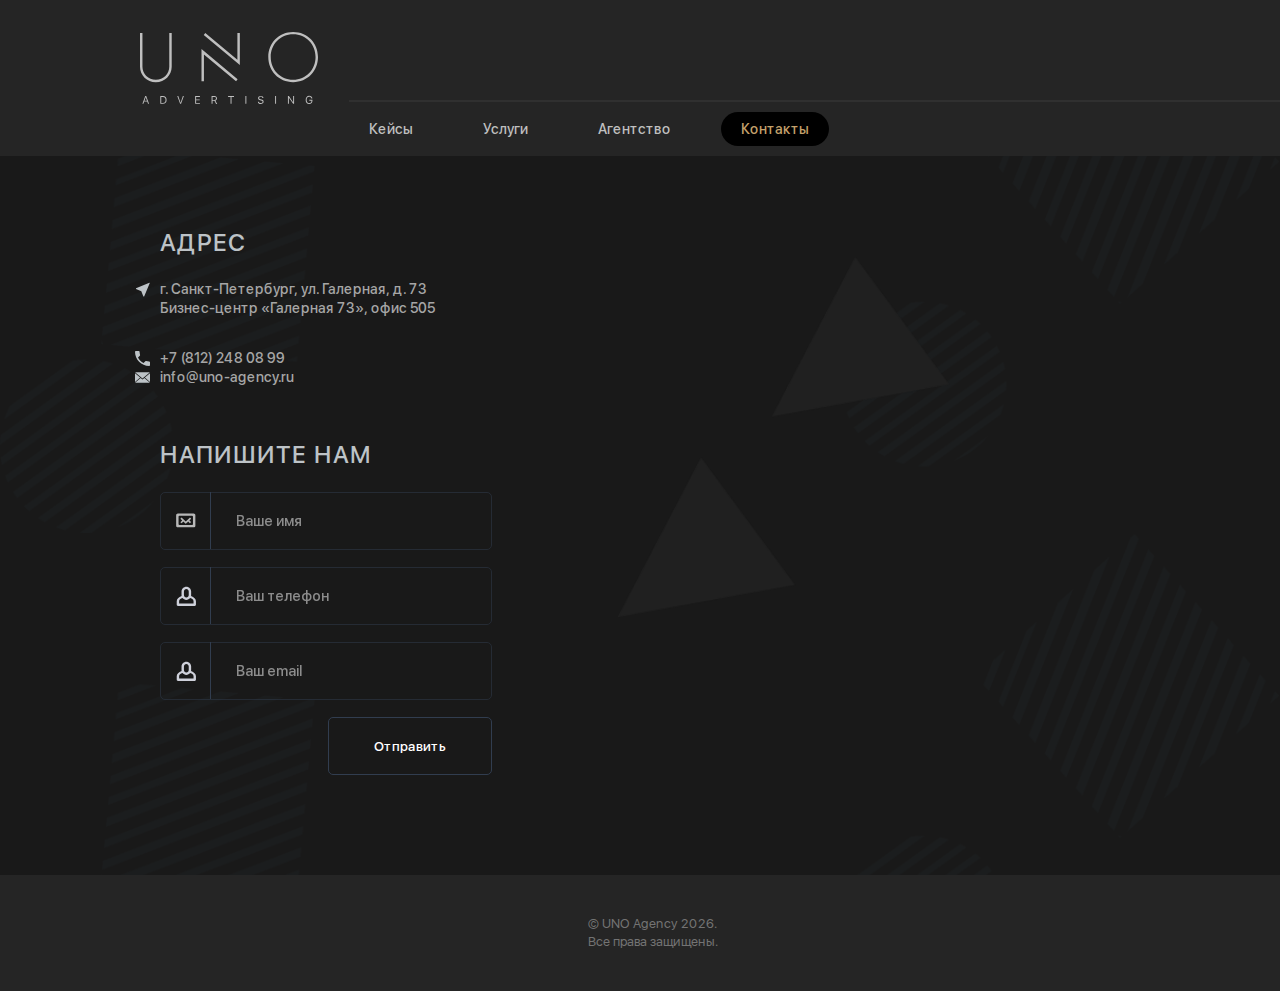
<file: contacts.html>
<!DOCTYPE html>
<html lang="en">

<head>
  <meta charset="UTF-8">
  <meta name="viewport" content="width=device-width, initial-scale=1.0">
  <meta http-equiv="X-UA-Compatible" content="ie=edge">
  <link rel="icon" type="image/png" href="img/favicon.png">
  <title>UNO Agency</title>
  <!-- style -->
  <link rel="stylesheet" href="css/main.css">
  <link rel="stylesheet" href="css/media.css">
  <!-- Yandex.Metrika counter -->
  <script type="text/javascript" >
    (function(m,e,t,r,i,k,a){m[i]=m[i]||function(){(m[i].a=m[i].a||[]).push(arguments)};
    m[i].l=1*new Date();k=e.createElement(t),a=e.getElementsByTagName(t)[0],k.async=1,k.src=r,a.parentNode.insertBefore(k,a)})
    (window, document, "script", "https://mc.yandex.ru/metrika/tag.js", "ym");

    ym(51622220, "init", {
        clickmap:true,
        trackLinks:true,
        accurateTrackBounce:true,
        webvisor:true
    });
  </script>
  <noscript><div><img src="https://mc.yandex.ru/watch/51622220" style="position:absolute; left:-9999px;" alt="" /></div></noscript>
  <!-- /Yandex.Metrika counter -->
</head>

<body class='body'>
  <div class="wrapper">

    <div class="bar">
      <div class="container">
        <a class='logo' href='/'>
          <img src="img/logo.svg" alt="logo">
        </a>
        <div class="burger-menu">
          <div class="burger-click-region">
            <span class="burger-menu-piece"></span>
            <span class="burger-menu-piece"></span>
            <span class="burger-menu-piece"></span>
          </div>
        </div>
      </div>
    </div>

    <div class="hidden__menu">
      <div class="container">
        <ul class="hidden__menu--list">
          <li><a href="cases.html">кейсы</a></li>
          <li><a href="services.html">услуги</a></li>
          <li><a href="team.html">агентство</a></li>
          <li class='active'><a href="contacts.html">контакты</a></li>
        </ul>
        <div class="hidden__menu--footer">
          <div class="hidden__menu--contact">
            <a class="hidden__menu--call" type='tel' href="tel:+78122480899"></a>
            <a class="hidden__menu--email" type='email' href="mailto:info@uno-agency.ru"></a>
          </div>
          <p class="hidden__menu--adress">г. Санкт-Петербург, ул. Галерная, д. 73<br>Бизнес-центр «Галерная 73», офис 505</p>
        </div>
      </div>
    </div>
    <header class="header header__services">
      <div class="container">
        <div class="logo">
          <a href="/">
            <img src="img/logo.svg" alt="logo">
          </a>
        </div>
        <div class="header__content">
          <div class="header__content--bottom">
            <ul class="menu">
              <li class="menu__item">
                <a class="menu__item--link" href="cases.html">Кейсы</a>
              </li>
              <li class="menu__item">
                <a class="menu__item--link" href="services.html">Услуги</a>
              </li>
              <li class="menu__item">
                <a class="menu__item--link" href="team.html">Агентство</a>
              </li>
              <li class="menu__item">
                <a class="menu__item--link active">Контакты</a>
              </li>
            </ul>
          </div>
        </div>
      </div>
    </header>

    <main class="main main__services">

      <div class="main__content contacts__content">
        <div class="container">
          <!-- <h1 class="title">uno agency</h1> -->
          <div class="contact__inner">
            <div class="contact__block--left">
              <div class="contact__block--adress">
                <p class="title">Адрес</p>
                <p class="contact__block--text contact__direction">г. Санкт-Петербург, ул. Галерная, д. 73<br>Бизнес-центр «Галерная 73», офис 505</p>
              </div>
              <div class="contact__block--connect">
                <p class="contact__block--text contact__phone">+7 (812) 248 08 99</p>
                <p class="contact__block--text contact__email">info@uno-agency.ru</p>
              </div>
              <div class="contact__block--form">
                <p class="title">Напишите нам</p>
                <form class="contacts__form">
                  <input type="hidden" name="project_name" value="uno-agency">
                  <input type="hidden" name="admin_email" value="citomedinfo@yandex.ru">
                  <input type="hidden" name="form_subject" value="Заявка с формы сайта Uno-agency">
                  <div class="form__field">
                    <input type="text" class="input input__name" name='имя' placeholder="Ваше имя" autocomplete="off" required>
                  </div>
                  <div class="form__field">
                    <input type="text" class="input input__phone" name='телефон' placeholder="Ваш телефон" autocomplete="off" required>
                  </div>
                  <div class="form__field">
                    <input type="text" class="input input__email" name='email' placeholder="Ваш email" autocomplete="off" required>
                  </div>
                  <div class="form__field">
                    <button class='submit'>Отправить</button>
                  </div>
                </form>
              </div>
            </div>
            <div class="contact__block--right">
              <div class='mobile__map desktop__hidden' href="https://goo.gl/maps/FcYT5Ah5hMH2" target='_blank'>
                <script type="text/javascript" charset="utf-8" async src="https://api-maps.yandex.ru/services/constructor/1.0/js/?um=constructor%3A2f5466ffa9f0367b1b1bd4709cbf0cfa0c0d1eab9773d0a7c5f2705d1abf0115&amp;width=320&amp;height=320&amp;lang=ru_RU&amp;scroll=true"></script>
              </div>
              <div class="circle mobile__hidden">
                <script type="text/javascript" charset="utf-8" async src="https://api-maps.yandex.ru/services/constructor/1.0/js/?um=constructor%3A2f5466ffa9f0367b1b1bd4709cbf0cfa0c0d1eab9773d0a7c5f2705d1abf0115&amp;width=612&amp;height=612&amp;lang=ru_RU&amp;scroll=true"></script>            
              </div>
            </div>
          </div>
        </div>
      </div>
    </main>

    <footer class="footer">
      <!-- <div class="footer__top md__hidden">
        <div class="container">
          <div class="logo">
            <a href="https://vadimbelinovich.github.io/uno/">
              <img src="img/logo.svg" alt="logo">
            </a>
          </div>
          <ul class="menu">
            <li class="menu__item">
              <a class="menu__item--link" href="cases.html">Кейсы</a>
            </li>
            <li class="menu__item">
              <a class="menu__item--link" href="services.html">Услуги</a>
            </li>
            <li class="menu__item">
              <a class="menu__item--link" href="team.html">Агентство</a>
            </li>
            <li class="menu__item">
              <a class="menu__item--link active">Контакты</a>
            </li>
          </ul>
        </div>
      </div> -->
      <div class="footer__bottom">
        <div class="container">
          <div class="main__footer--part contact__footer">
            <p>&copy; UNO Agency <span class="year"></span>. <span class='rights'>Все права защищены.</span></p>
          </div>
        </div>
      </div>
    </footer>

  </div>

  <div class="rotate">
    <img src="img/rotate.gif" alt="">
    <p>Пожалуйста поверните устройство в портретный режим</p>
  </div>
  
  <!-- scripts -->
  <script src="js/jquery.js" defer></script>
  <script src="js/main.js" defer></script>
</body>
</html>
</file>
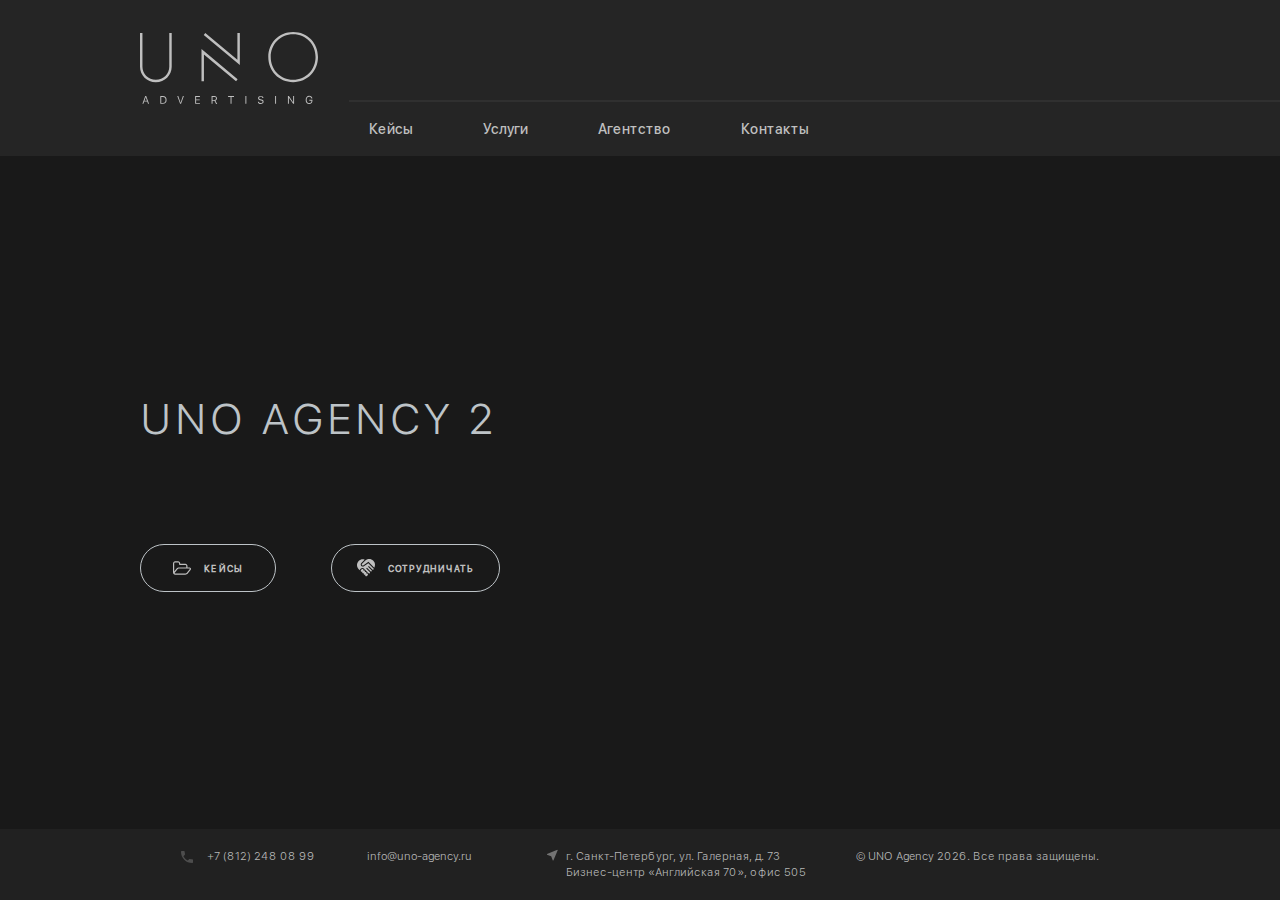
<file: index-new.html>
<!DOCTYPE html>
<html lang="en">

<head>
  <meta charset="UTF-8">
  <meta name="viewport" content="width=device-width, initial-scale=1.0">
  <meta http-equiv="X-UA-Compatible" content="ie=edge">
  <link rel="icon" type="image/png" href="img/favicon.png">
  <title>UNO Agency</title>
  <!-- style -->
  <link rel="stylesheet" href="css/main.css">
  <link rel="stylesheet" href="css/media.css">
</head>

<body class='body'>
  <div class="wrapper">
    <header class="header">
      <div class="container">
        <div class="logo">
          <a href="">
            <img src="img/logo.svg" alt="logo">
          </a>
        </div>
        <div class="header__content">
          <div class="header__content--top">
            <ul class="contacts">
              <!-- <li class="contacts__item">
                <a class="contacts__item--link item__search" href="">
                  <img src="img/icons/icon_search.svg" alt="search">
                </a>
              </li> -->
              <li class="contacts__item">
                <a class="contacts__item--link item__call" type='tel' href="tel:+78122480899">
                  <img src="img/icons/icon_call.svg" alt="call">
                  <span class="contacts__item--title">+7 (812) 248 08 99</span>
                </a>
              </li>
              <li class="contacts__item">
                <a class="contacts__item--link item__email" type='email' href="mailto:info@uno-agency.ru">
                  <img src="img/icons/icon_email.svg" alt="email">
                  <span class="contacts__item--title">info@uno-agency.ru</span>
                </a>
              </li>
            </ul>
            <form class='form form__search' action="">
              <input class='input' type="search" placeholder='найти'>
            </form>
          </div>
          <div class="header__content--bottom">
            <ul class="menu">
              <li class="menu__item">
                <a class="menu__item--link" href="https://vadimbelinovich.github.io/uno-cases/">Кейсы</a>
              </li>
              <li class="menu__item">
                <a class="menu__item--link" href="https://vadimbelinovich.github.io/uno/services.html">Услуги</a>
              </li>
              <li class="menu__item">
                <a class="menu__item--link" href="https://vadimbelinovich.github.io/uno-team/">Агентство</a>
              </li>
              <li class="menu__item">
                <a class="menu__item--link" href="https://vadimbelinovich.github.io/uno-contacts/">Контакты</a>
              </li>
              <!-- <li class="menu__item mobile__hidden">
                <span class="contacts__item--link item__search">
                  <img src="img/icons/icon_search.svg" alt="search">
                </span>
                <form class='form form__search--menu' action="">
                  <input class='input' type="search" placeholder='найти'>
                </form>
              </li> -->
            </ul>
          </div>
        </div>
      </div>
    </header>

    <main class="main main__index">

      <svg class='svg' width="120%" height="120%" preserveAspectRatio="none">
        <polygon class='polygon'><polygon/>
      </svg>

      <div class="main__content">
        <div class="container">
          <h1 class="title">uno agency 2</h1>
          <div class="button__list">
            <a href='' class="btn__keys">
              <img src="img/icons/icon_folder.svg" alt="email">
              <span class="btn__text">кейсы</span>
            </a>
            <a href='' class="btn__coop">
              <img src="img/icons/icon_order.svg" alt="email">
              <span class="btn__text">сотрудничать</span>
            </a>
          </div>
        </div>
      </div>
      
      <div class="main__footer">
        <div class="container">
          <div class="main__footer--part">
            <a class="main__footer--link footer__call" href="tel:+78122480899" type="tel">+7 (812) 248 08 99</a>
            <a class="main__footer--link footer__email" href="mailto:info@uno-agency.ru" type="email">info@uno-agency.ru</a>
          </div>
          <div class="main__footer--part">
            <a class="main__footer--link footer__map" href="https://goo.gl/maps/FcYT5Ah5hMH2">г. Санкт-Петербург, ул. Галерная, д. 73<br>Бизнес-центр «Английская 70», офис 505</a>
          </div>
          <div class="main__footer--part">
            <p>&copy; UNO Agency <span class="year"></span>. Все права защищены.</p>
          </div>
        </div>
      </div>
    </main>

    <div class="popup">
      <div class="popup__inner">
        <div class="popup__bg"></div>
        <div class="close">
          <a href='' class="popup__close"></a>
        </div>
        <p class="popup__title">напишите нам</p>
        <form action="" class="form__popup">
          <div class="form__field">
            <input type="text" class="input" placeholder="Ваше имя">
          </div>
          <div class="form__field">
            <input type="text" class="input" placeholder="Ваш телефон">
          </div>
          <div class="form__field">
            <input type="text" class="input" placeholder="Ваш email">
          </div>
          <div class="form__field">
            <button class='submit' type="submit">Отправить</button>
          </div>
        </form>
      </div>
    </div>

  </div>
  
  <div class="rotate">
    <img src="img/rotate.gif" alt="">
    <p>Пожалуйста поверните устройство в портретный режим</p>
  </div>
  
  <!-- scripts -->
  <script src="js/jquery.js" defer></script>
  <script src="js/main.js" defer></script>

</body>
</html>
</file>
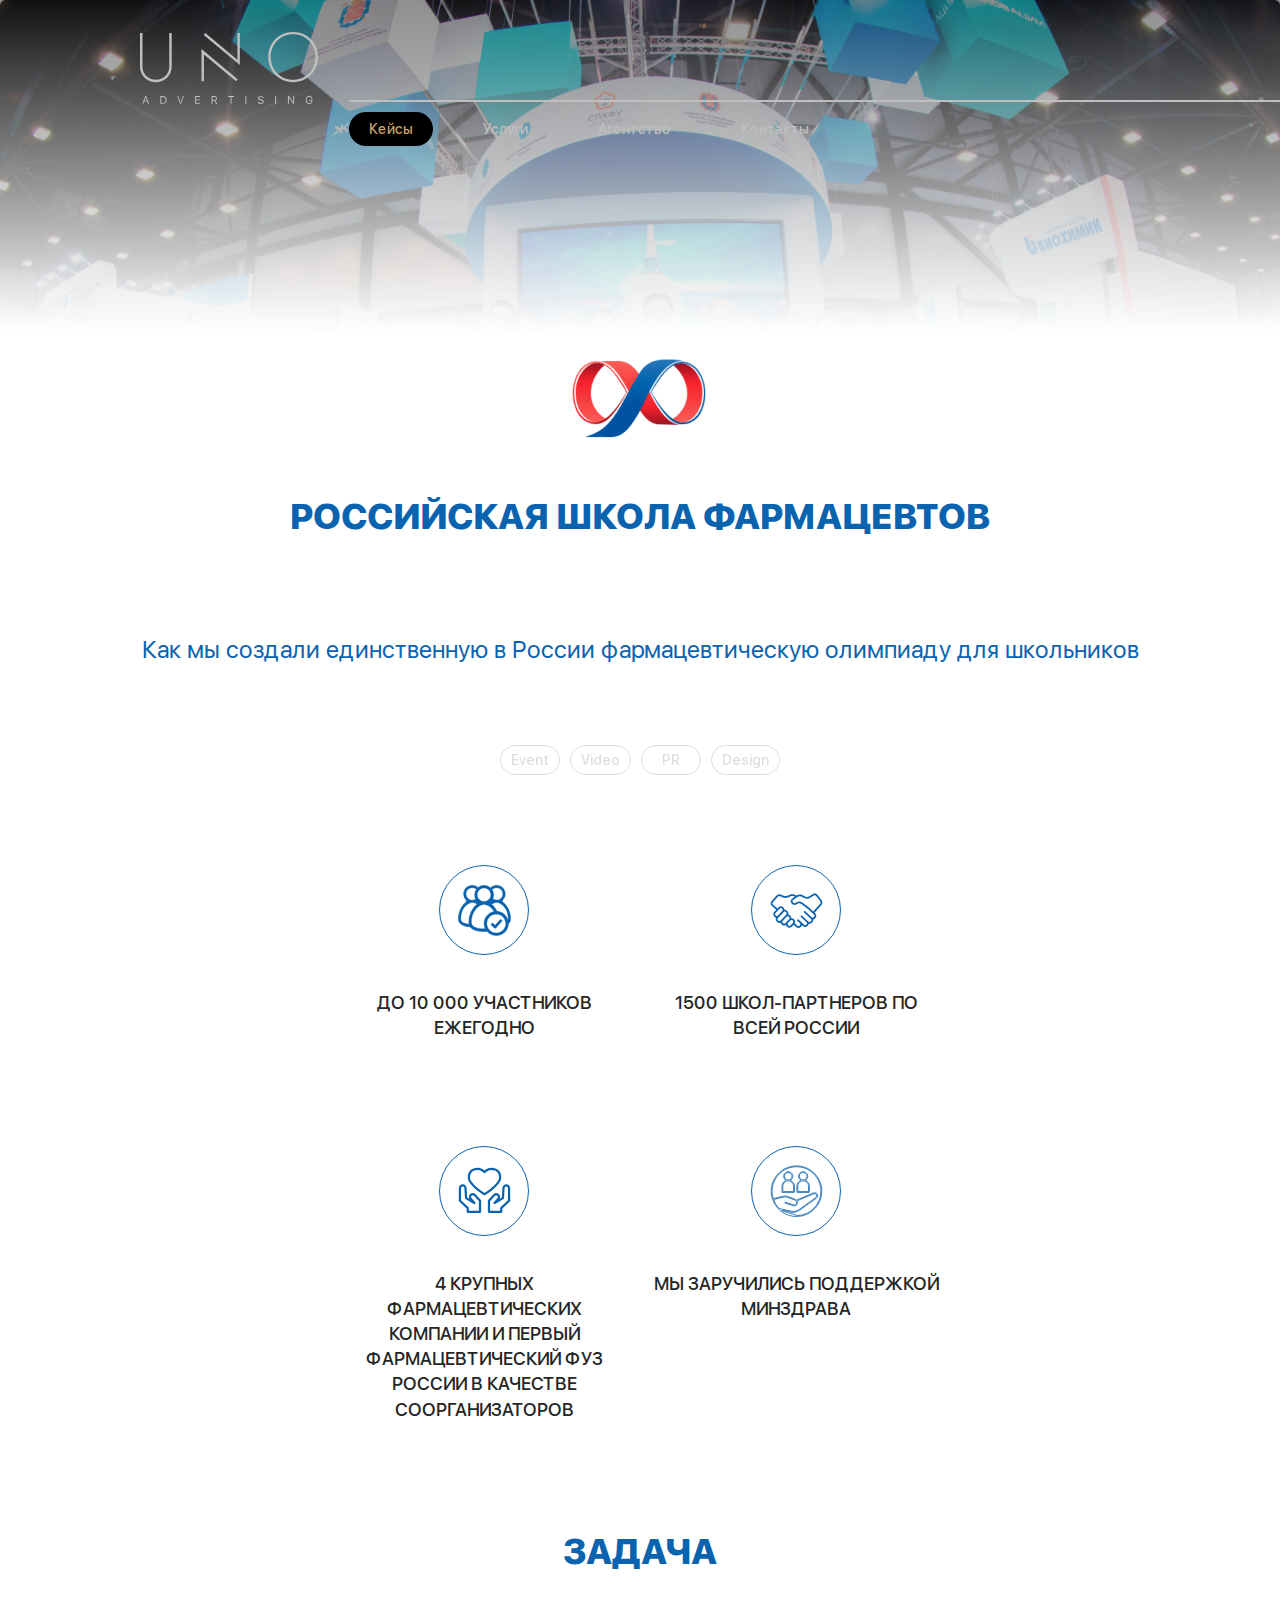
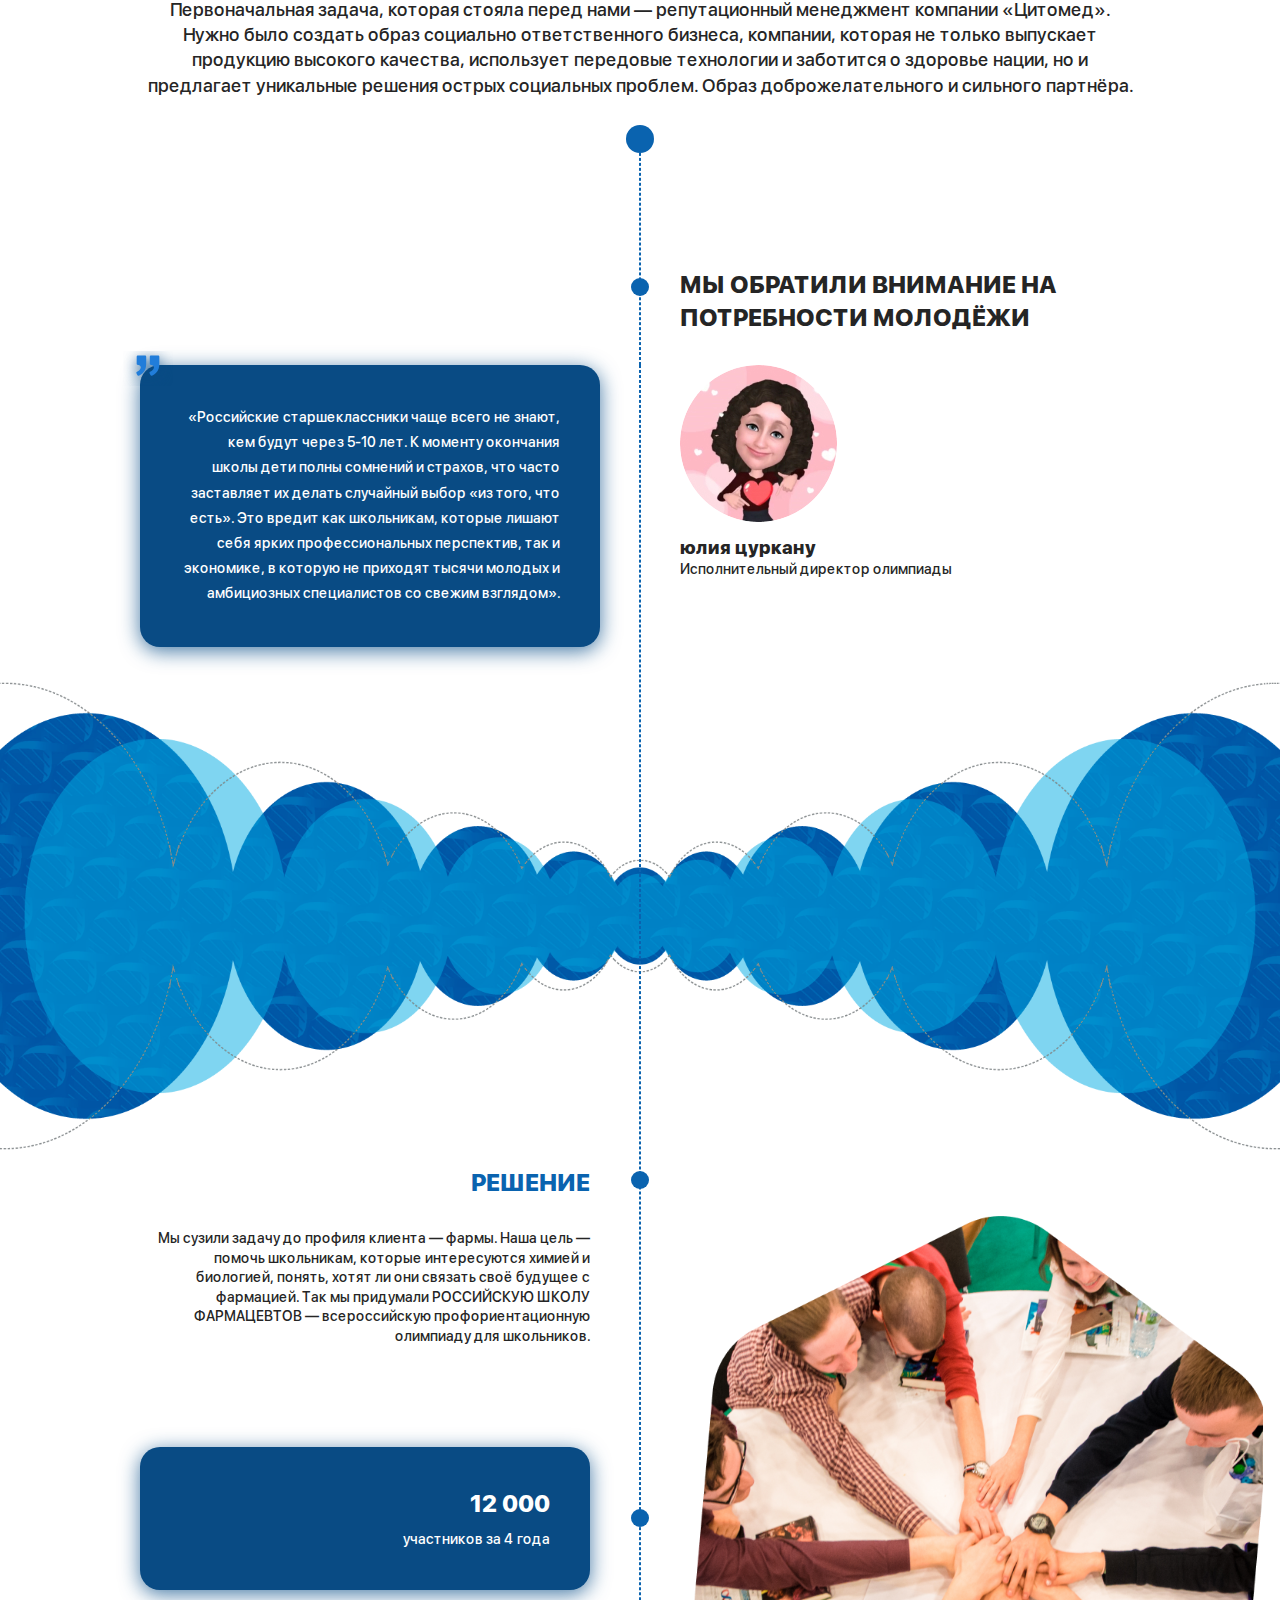
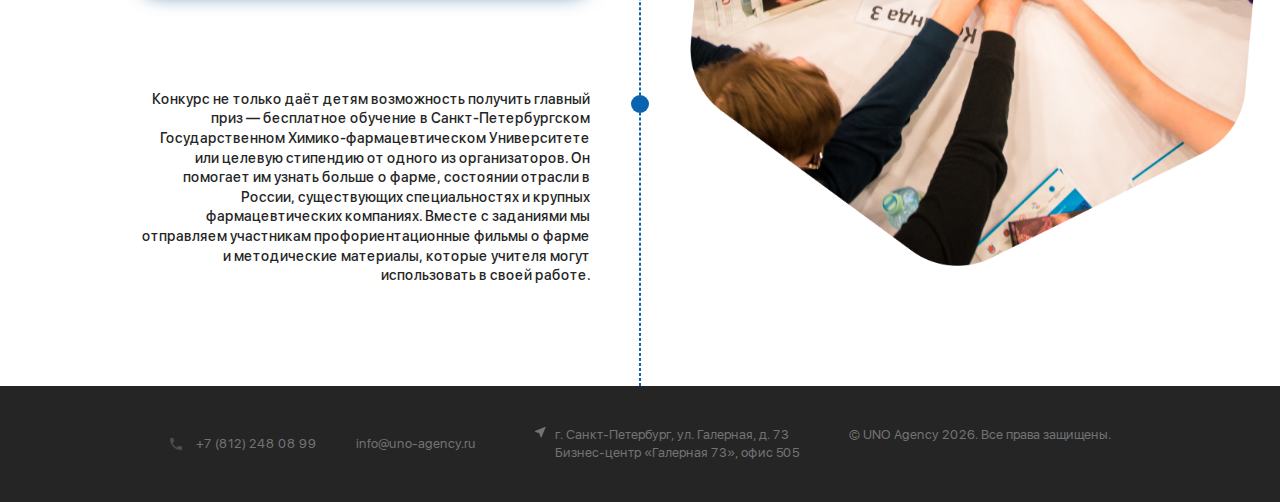
<file: rshf.html>
<!DOCTYPE html>
<html lang="en">

  <head>
    <meta charset="UTF-8">
    <meta name="viewport" content="width=device-width, initial-scale=1.0">
    <meta http-equiv="X-UA-Compatible" content="ie=edge">
    <link rel="icon" type="image/png" href="img/favicon.png">
    <title>UNO Agency</title>
    <!-- style -->
    <link rel="stylesheet" href="css/animate.css">
    <link rel="stylesheet" href="css/slick.css">
    <link rel="stylesheet" href="css/slick-theme.css">
    <link rel="stylesheet" href="css/main.css">
    <link rel="stylesheet" href="css/media.css">
  </head>

  <body class='body body__rshf'>
    <div class="wrapper">
      <header class="header header__case">
        <div class="container">
          <div class="logo">
            <a href="/">
              <img src="img/logo.svg" alt="logo">
            </a>
          </div>
          <div class="header__content">
            <div class="header__content--top">
              <ul class="contacts">
                <!-- <li class="contacts__item">
                  <a class="contacts__item--link item__search" href="">
                    <img src="img/icons/icon_search-light.svg" alt="search">
                  </a>
                </li> -->
                <li class="contacts__item">
                  <a class="contacts__item--link item__call" type='tel' href="tel:+78122480899">
                    <img src="img/icons/icon_call-light.svg" alt="call">
                    <span class="contacts__item--title">+7 (812) 248 08 99</span>
                  </a>
                </li>
                <li class="contacts__item">
                  <a class="contacts__item--link item__email" type='email' href="mailto:info@uno-agency.ru">
                    <img src="img/icons/icon_email-light.svg" alt="email">
                    <span class="contacts__item--title">info@uno-agency.ru</span>
                  </a>
                </li>
              </ul>
              <form class='form form__search' action="">
                <input class='input' type="search" placeholder='найти'>
              </form>
            </div>
            <div class="header__content--bottom">
              <ul class="menu">
                <li class="menu__item">
                  <a class="menu__item--link active" href="cases.html">Кейсы</a>
                </li>
                <li class="menu__item">
                  <a class="menu__item--link" href="services.html">Услуги</a>
                </li>
                <li class="menu__item">
                  <a class="menu__item--link" href="team.html">Агентство</a>
                </li>
                <li class="menu__item">
                  <a class="menu__item--link" href="contacts.html">Контакты</a>
                </li>
              </ul>
              
            </div>
          </div>
        </div>
      </header>

      <main class="main main__geroi main__cases">

        <div class="rshf__section">
          <div class="container">
            <div class="logo"">
              <img src="img/logo-rshf.png" alt="">
            </div>
            <h1 class="title geroi__title">российская школа фармацевтов</h1>
            <p class="subtitle azbuka__subtitle">Как мы создали единственную в России фармацевтическую олимпиаду для школьников</p>
            <ul class="breadcrumbs azbuka__breadcrumbs">
              <li class="breadcrumb__item">Event</li>
              <li class="breadcrumb__item">Video</li>
              <li class="breadcrumb__item">PR</li>
              <li class="breadcrumb__item">Design</li>
            </ul>
            <ul class="geroi__list geroi__list--rshf">
              <li class="geroi__item">
                <p class="geroi__item--text">до 10 000 участников ежегодно</p>
              </li>
              <li class="geroi__item">
                <p class="geroi__item--text">1500 школ-партнеров по всей россии</p>
              </li>
              <li class="geroi__item">
                <p class="geroi__item--text">4 крупных фармацевтических компании и первый фармацевтический фуз россии в качестве соорганизаторов</p>
              </li>
              <li class="geroi__item">
                <p class="geroi__item--text">мы заручились поддержкой минздрава</p>
              </li>
            </ul>
            <div class="rshf__text--block">
              <h2 class="rshf__title">задача</h2>
              <p>Первоначальная задача, которая стояла перед нами — репутационный менеджмент компании «Цитомед». Нужно было создать образ социально ответственного бизнеса, компании, которая не только выпускает продукцию высокого качества, использует передовые технологии и заботится о здоровье нации, но и предлагает уникальные решения острых социальных проблем. Образ доброжелательного и сильного партнёра.</p>
            </div>
            <div class="rshf__timeline rshf__timeline--0">
              <span class='timeline'></span>
              <h3 class='rshf__timeline--title'>мы обратили внимание на потребности молодёжи</h3>
            </div>
            <div class="rshf__timeline rshf__timeline--1">
              <span class='timeline'></span>
              <p class="rshf__timeline--quote">«Российские старшеклассники чаще всего не знают, кем будут через 5-10 лет. К моменту окончания школы дети полны сомнений и страхов, что часто заставляет их делать случайный выбор «из того, что есть». Это вредит как школьникам, которые лишают себя ярких профессиональных перспектив, так и экономике, в которую не приходят тысячи молодых и амбициозных специалистов со свежим взглядом».</p>
              <div class="rshf__timeline--author">
                <h3>юлия цуркану</h3>
                <p>Исполнительный директор олимпиады</p>
              </div>
            </div>
          </div>
        </div>

        <div class="rshf__section">
          <span class='timeline'></span>
          <div class="container">
            <div class="rshf__timeline rshf__timeline--2">
              <h3 class='rshf__timeline--title'>решение</h3>
              <p>Мы сузили задачу до профиля клиента — фармы. Наша цель — помочь школьникам, которые интересуются химией и биологией, понять, хотят ли они связать своё будущее с фармацией. Так мы придумали РОССИЙСКУЮ ШКОЛУ ФАРМАЦЕВТОВ — всероссийскую профориентационную олимпиаду для школьников.</p>
            </div>
            <div class="rshf__timeline rshf__timeline--3">
              <div class="timeline__inner">
                <p><span>12 000</span><br>участников за 4 года</p>
              </div>
            </div>
            <div class="rshf__timeline rshf__timeline--4">
              <p>Конкурс не только даёт детям возможность получить главный приз — бесплатное обучение в Санкт-Петербургском Государственном Химико-фармацевтическом Университете или целевую стипендию от одного из организаторов. Он помогает им узнать больше о фарме, состоянии отрасли в России, существующих специальностях и крупных фармацевтических компаниях. Вместе с заданиями мы отправляем участникам профориентационные фильмы о фарме и методические материалы, которые учителя могут использовать в своей работе.</p>
            </div>
          </div>
        </div>

        <!-- <div class="cases">
          <div class="container">
            <div class="case__slider">
              <div class="case__slider--item">
                <a href="http://cytomed.ru/" class="case__card" target='_blank'>
                  <div class="case__top case__cytomed"></div>
                  <div class="case__content">
                    <h2 class="case__content--title">Сайт цитомед</h2>
                  </div>
                </a>
              </div>
              <div class="case__slider--item">
                <a href="case-azbuka.html" class="case__card">
                  <div class="case__top case__azbuka"></div>
                  <div class="case__content">
                    <h2 class="case__content--title">АБВГДейка</h2>
                  </div>
                </a>
              </div>
              <div class="case__slider--item">
                <a href="http://cytomed.ru/2018/06/29/proizvodstvo-gotovyx-lekarstvennyx-form-novoorlovskaya-sankt-peterburg/" class="case__card" target='_blank'>
                  <div class="case__top case__novoorl"></div>
                  <div class="case__content">
                    <p>Открытие нового фармпредприятия на площадке «Новоорловская» в Санкт-Петербурге</p>
                  </div>
                </a>
              </div>
              <div class="case__slider--item">
                <a href="http://pharm-school.ru/tabletka-kak-eto-sdelano/" class="case__card" target='_blank'>
                  <div class="case__top case__pills"></div>
                  <div class="case__content">
                    <h2 class="case__content--title">что такое таблетка?</h2>
                    <p>Фильмы для будущих фармацевтов</p>
                  </div>
                </a>
              </div>
              <div class="case__slider--item">
                <a href="case-jjop.html" class="case__card">
                  <div class="case__top case__jjop"></div>
                  <div class="case__content">
                    <h2 class="case__content--title">Женщина женщине о простатите</h2>
                    <p>Бесплатные консультации для тех, кто заботится о любимых</p>
                  </div>
                </a>
              </div>
              <div class="case__slider--item">
                <a href="case-geroi.html" class="case__card" target='_blank'>
                  <div class="case__top case__geroi"></div>
                  <div class="case__content">
                    <h2 class="case__content--title">Супергерои против простуды и гриппа</h2>
                  </div>
                </a>
              </div>
              <div class="case__slider--item">
                <a href="https://prostatilen.ru/" class="case__card" target='_blank'>
                  <div class="case__top case__prostatilen"></div>
                  <div class="case__content">
                    <h2 class="case__content--title">Простатилен</h2>
                    <p>«Фармация будущего: архитектура лекарственных форм»</p>
                  </div>
                </a>
              </div>
            </div>
          </div>
        </div> -->

      </main>

      <footer class="footer">
        <div class="footer__bottom">
          <div class="container">
            <div class="main__footer--part">
              <a class="main__footer--link footer__call" href="tel:+78122480899" type="tel">+7 (812) 248 08 99</a>
              <a class="main__footer--link footer__email" href="mailto:info@uno-agency.ru"
                type="email">info@uno-agency.ru</a>
            </div>
            <div class="main__footer--part">
              <a class="main__footer--link footer__map" href="https://goo.gl/maps/FcYT5Ah5hMH2">г. Санкт-Петербург, ул.
                Галерная, д. 73<br>Бизнес-центр «Галерная 73», офис 505</a>
            </div>
            <div class="main__footer--part">
              <p>&copy; UNO Agency <span class="year"></span>. Все права защищены.</p>
            </div>
          </div>
        </div>
      </footer>

    </div>

    <div class="rotate">
      <img src="img/rotate.gif" alt="">
      <p>Пожалуйста поверните устройство в портретный режим</p>
    </div>

    <!-- scripts -->
    <script src="js/jquery.js" defer></script>
    <script src="js/slick.min.js" defer></script>
    <script src="js/wow.js" defer></script>
    <script src="js/main.js" defer></script>

  </body>

</html>
</file>
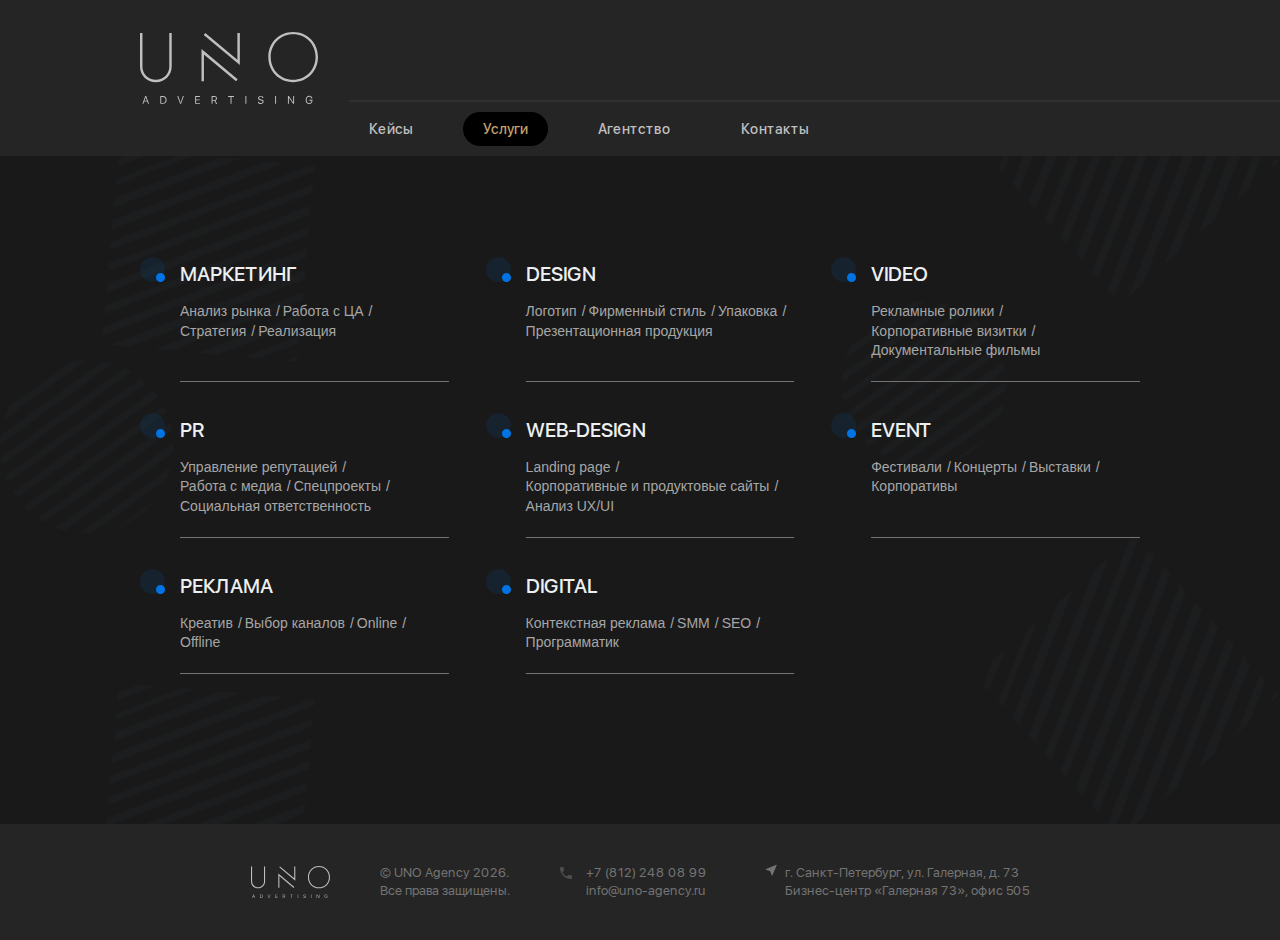
<file: services.html>
<!DOCTYPE html>
<html lang="en">

<head>
  <meta charset="UTF-8">
  <meta name="viewport" content="width=device-width, initial-scale=1.0">
  <meta http-equiv="X-UA-Compatible" content="ie=edge">
  <link rel="icon" type="image/png" href="img/favicon.png">
  <title>UNO Agency</title>
  <!-- style -->
  <link rel="stylesheet" href="css/main.css">
  <link rel="stylesheet" href="css/media.css">
  <!-- Yandex.Metrika counter -->
  <script type="text/javascript">
    (function(m,e,t,r,i,k,a){m[i]=m[i]||function(){(m[i].a=m[i].a||[]).push(arguments)};
    m[i].l=1*new Date();k=e.createElement(t),a=e.getElementsByTagName(t)[0],k.async=1,k.src=r,a.parentNode.insertBefore(k,a)})
    (window, document, "script", "https://mc.yandex.ru/metrika/tag.js", "ym");

    ym(51622220, "init", {
        clickmap:true,
        trackLinks:true,
        accurateTrackBounce:true,
        webvisor:true
    });
  </script>
  <noscript><div><img src="https://mc.yandex.ru/watch/51622220" style="position:absolute; left:-9999px;" alt="" /></div></noscript>
  <!-- /Yandex.Metrika counter -->
</head>

<body class='body'>
  <div class="wrapper">

    <div class="bar">
      <div class="container">
        <a class='logo' href='/'>
          <img src="img/logo.svg" alt="logo">
        </a>
        <div class="burger-menu">
          <div class="burger-click-region">
            <span class="burger-menu-piece"></span>
            <span class="burger-menu-piece"></span>
            <span class="burger-menu-piece"></span>
          </div>
        </div>
      </div>
    </div>

    <div class="hidden__menu">
      <div class="container">
        <ul class="hidden__menu--list">
          <li><a href="cases.html">кейсы</a></li>
          <li class='active'><a href="">услуги</a></li>
          <li><a href="team.html">агентство</a></li>
          <li><a href="contacts.html">контакты</a></li>
        </ul>
        <div class="hidden__menu--footer">
          <div class="hidden__menu--contact">
            <a class="hidden__menu--call" type='tel' href="tel:+78122480899"></a>
            <a class="hidden__menu--email" type='email' href="mailto:info@uno-agency.ru"></a>
          </div>
          <p class="hidden__menu--adress">г. Санкт-Петербург, ул. Галерная, д. 73<br>Бизнес-центр «Галерная 73», офис 505</p>
        </div>
      </div>
    </div>
    <header class="header header__services">
      <div class="container">
        <div class="logo">
          <a href="/">
            <img src="img/logo.svg" alt="logo">
          </a>
        </div>
        <div class="header__content">
          <div class="header__content--bottom">
            <ul class="menu">
              <li class="menu__item">
                <a class="menu__item--link" href="cases.html">Кейсы</a>
              </li>
              <li class="menu__item">
                <a class="menu__item--link active">Услуги</a>
              </li>
              <li class="menu__item">
                <a class="menu__item--link" href="team.html">Агентство</a>
              </li>
              <li class="menu__item">
                <a class="menu__item--link" href="contacts.html">Контакты</a>
              </li>
            </ul>
          </div>
        </div>
      </div>
    </header>

    <main class="main main__services">

      <div class="main__content">
        <div class="container">
          <!-- <h1 class="title">uno agency</h1> -->
          <ul class="service__list">
            <li class="service__item">
              <p class="service__item--title">Маркетинг</p>
              <ul class="service__item--list">
                <li class="service__item--list-item">Анализ рынка</li>
                <li class="service__item--list-item">Работа с ЦА</li>
                <li class="service__item--list-item">Стратегия</li>
                <li class="service__item--list-item">Реализация</li>
              </ul>
            </li>
            <li class="service__item">
              <p class="service__item--title">Design</p>
              <ul class="service__item--list">
                <li class="service__item--list-item">Логотип</li>
                <li class="service__item--list-item">Фирменный стиль</li>
                <li class="service__item--list-item">Упаковка</li>
                <li class="service__item--list-item">Презентационная продукция</li>
              </ul>
            </li>
            <li class="service__item">
              <p class="service__item--title">Video</p>
              <ul class="service__item--list">
                <li class="service__item--list-item">Рекламные ролики</li>
                <li class="service__item--list-item">Корпоративные визитки</li>
                <li class="service__item--list-item">Документальные фильмы</li>
              </ul>
            </li>
            <li class="service__item">
              <p class="service__item--title">PR</p>
              <ul class="service__item--list">
                <li class="service__item--list-item">Управление репутацией</li>
                <li class="service__item--list-item">Работа с медиа</li>
                <li class="service__item--list-item">Спецпроекты</li>
                <li class="service__item--list-item">Социальная ответственность</li>
              </ul>
            </li>
            <li class="service__item">
              <p class="service__item--title">WEB-Design</p>
              <ul class="service__item--list">
                <li class="service__item--list-item">Landing page</li>
                <li class="service__item--list-item">Корпоративные и продуктовые сайты</li>
                <li class="service__item--list-item">Анализ UX/UI</li>
              </ul>
            </li>
            <li class="service__item">
              <p class="service__item--title">Event</p>
              <ul class="service__item--list">
                <li class="service__item--list-item">Фестивали</li>
                <li class="service__item--list-item">Концерты</li>
                <li class="service__item--list-item">Выставки</li>
                <li class="service__item--list-item">Корпоративы</li>
              </ul>
            </li>
            <li class="service__item">
              <p class="service__item--title">Реклама</p>
              <ul class="service__item--list">
                <li class="service__item--list-item">Креатив</li>
                <li class="service__item--list-item">Выбор каналов</li>
                <li class="service__item--list-item">Online</li>
                <li class="service__item--list-item">Offline</li>
              </ul>
            </li>
            <li class="service__item">
              <p class="service__item--title">Digital</p>
              <ul class="service__item--list">
                <li class="service__item--list-item">Контекстная реклама</li>
                <li class="service__item--list-item">SMM</li>
                <li class="service__item--list-item">SEO</li>
                <li class="service__item--list-item">Программатик</li>
              </ul>
            </li>
          </ul>
        </div>
      </div>

    </main>

    <footer class="footer footer__azbuka">
      <div class="footer__bottom">
        <div class="container">
          <div class="main__footer--part">
            <span class='logo'>
              <img src="img/logo.svg" alt="logo">
            </span>
          </div>
          <div class="main__footer--part">
            <p>&copy; UNO Agency <span class="year"></span>. <span class='rights'>Все права защищены.</span></p>
          </div>
          <div class="main__footer--part">
            <a class="main__footer--link footer__call" href="tel:+78122480899" type="tel">+7 (812) 248 08 99</a>
            <a class="main__footer--link footer__email" href="mailto:info@uno-agency.ru"
              type="email">info@uno-agency.ru</a>
          </div>
          <div class="main__footer--part">
            <a class="main__footer--link footer__map" href="https://goo.gl/maps/FcYT5Ah5hMH2" target='_blank'>г. Санкт-Петербург, ул.
              Галерная, д. 73<br>Бизнес-центр «Галерная 73», офис 505</a>
          </div>
        </div>
      </div>
    </footer>

  </div>

  <div class="rotate">
    <img src="img/rotate.gif" alt="">
    <p>Пожалуйста поверните устройство в портретный режим</p>
  </div>
  
  <!-- scripts -->
  <script src="js/jquery.js" defer></script>
  <script src="js/main.js" defer></script>

</body>
</html>
</file>
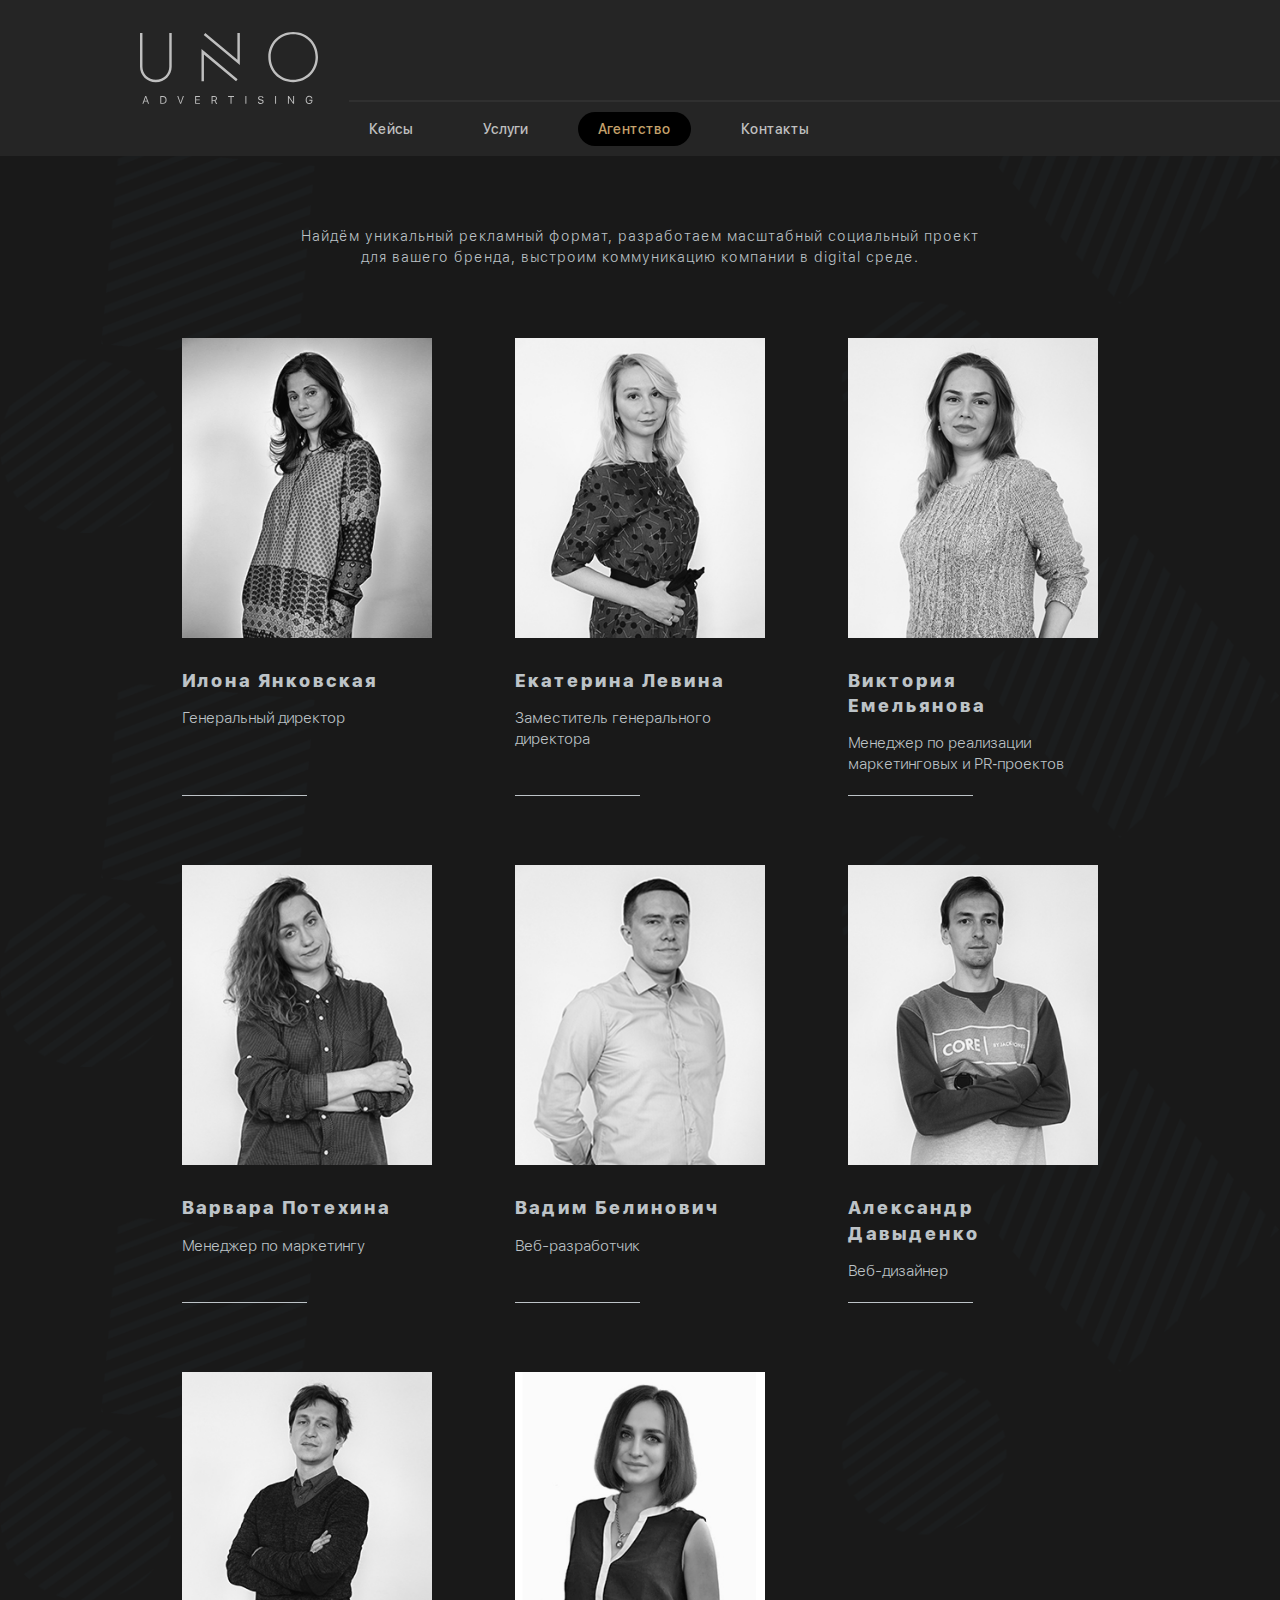
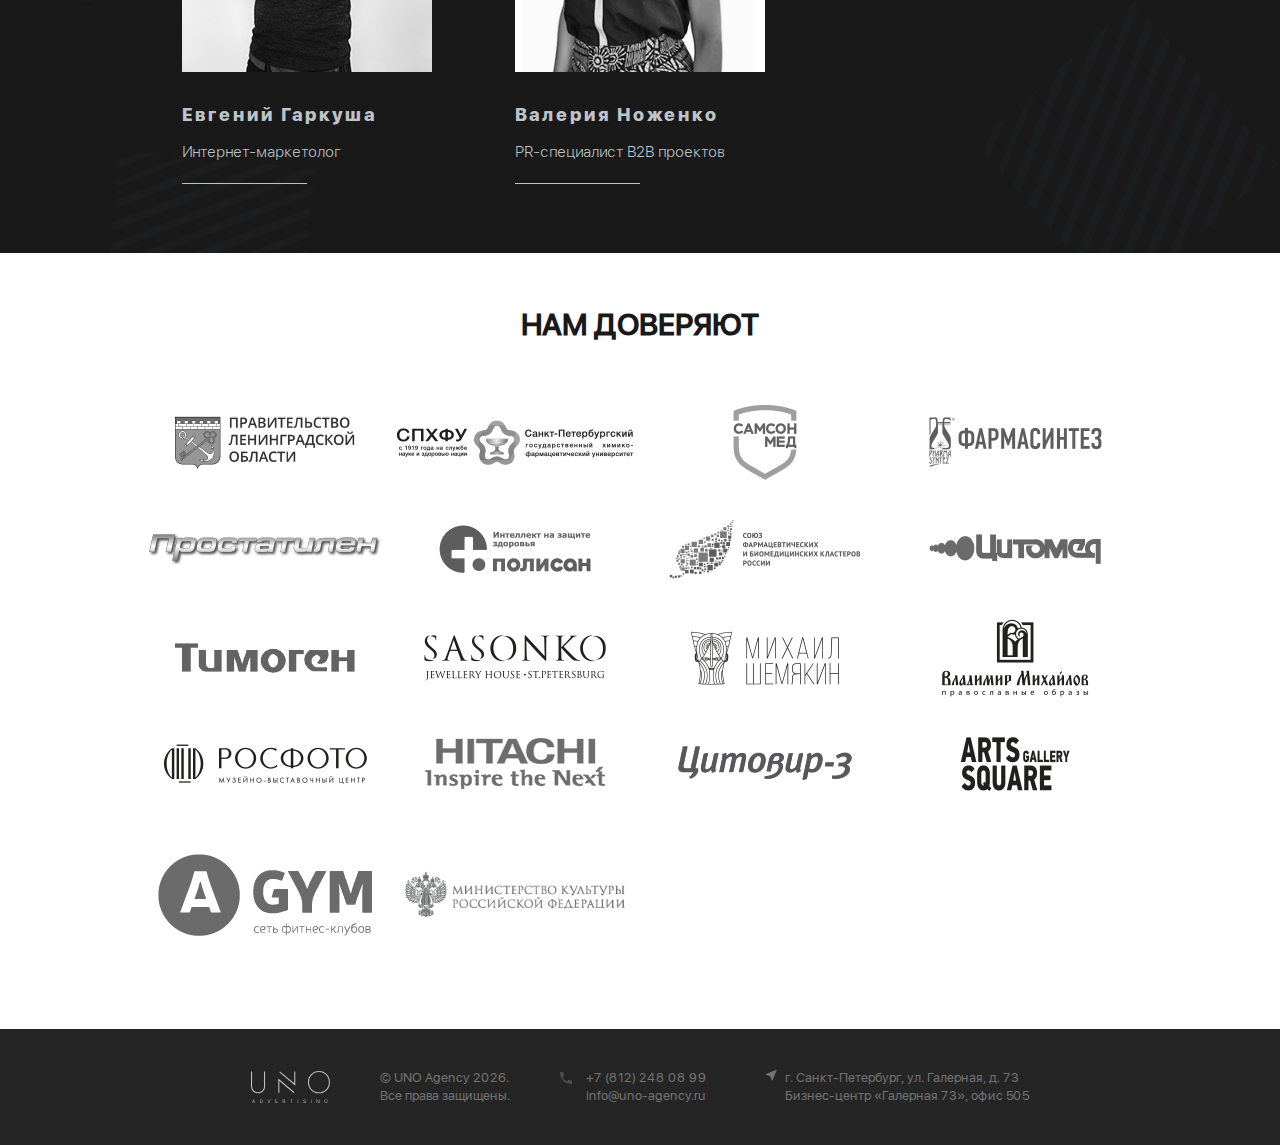
<file: team.html>
<!DOCTYPE html>
<html lang="en">

  <head>
    <meta charset="UTF-8">
    <meta name="viewport" content="width=device-width, initial-scale=1.0">
    <meta http-equiv="X-UA-Compatible" content="ie=edge">
    <link rel="icon" type="image/png" href="img/favicon.png">
    <title>UNO Agency</title>
    <!-- style -->
    <link rel="stylesheet" href="css/main.css">
    <link rel="stylesheet" href="css/media.css">
    <!-- Yandex.Metrika counter -->
    <script type="text/javascript" >
      (function(m,e,t,r,i,k,a){m[i]=m[i]||function(){(m[i].a=m[i].a||[]).push(arguments)};
      m[i].l=1*new Date();k=e.createElement(t),a=e.getElementsByTagName(t)[0],k.async=1,k.src=r,a.parentNode.insertBefore(k,a)})
      (window, document, "script", "https://mc.yandex.ru/metrika/tag.js", "ym");

      ym(51622220, "init", {
          clickmap:true,
          trackLinks:true,
          accurateTrackBounce:true,
          webvisor:true
      });
    </script>
    <noscript><div><img src="https://mc.yandex.ru/watch/51622220" style="position:absolute; left:-9999px;" alt="" /></div></noscript>
    <!-- /Yandex.Metrika counter -->
  </head>

  <body class='body'>
    <div class="wrapper">
      <div class="bar">
        <div class="container">
          <a class='logo' href='/'>
            <img src="img/logo.svg" alt="logo">
          </a>
          <div class="burger-menu">
            <div class="burger-click-region">
              <span class="burger-menu-piece"></span>
              <span class="burger-menu-piece"></span>
              <span class="burger-menu-piece"></span>
            </div>
          </div>
        </div>
      </div>
  
      <div class="hidden__menu">
        <div class="container">
          <ul class="hidden__menu--list">
            <li><a href="./cases.html">кейсы</a></li>
            <li><a href="./services.html">услуги</a></li>
            <li><a href="./team.html">агентство</a></li>
            <li><a href="./contacts.html">контакты</a></li>
          </ul>
          <div class="hidden__menu--footer">
            <div class="hidden__menu--contact">
              <a class="hidden__menu--call" type='tel' href="tel:+78122480899"></a>
              <a class="hidden__menu--email" type='email' href="mailto:info@uno-agency.ru"></a>
            </div>
            <p class="hidden__menu--adress">г. Санкт-Петербург, ул. Галерная, д. 73<br>Бизнес-центр «Галерная 73», офис 505</p>
          </div>
        </div>
      </div>
      <header class="header">
        <div class="container">
          <div class="logo">
            <a href="/">
              <img src="img/logo.svg" alt="logo">
            </a>
          </div>
          <div class="header__content">
            <div class="header__content--bottom">
              <ul class="menu">
                <li class="menu__item">
                  <a class="menu__item--link" href="cases.html">Кейсы</a>
                </li>
                <li class="menu__item">
                  <a class="menu__item--link" href="services.html">Услуги</a>
                </li>
                <li class="menu__item">
                  <a class="menu__item--link active">Агентство</a>
                </li>
                <li class="menu__item">
                  <a class="menu__item--link" href="contacts.html">Контакты</a>
                </li>
              </ul>
            </div>
          </div>
        </div>
      </header>

      <main class="main main__services">

          <div class="main__content">
            <div class="container">
              <!-- <h1 class="title">uno agency</h1> -->
              <p class="subtitle">Найдём уникальный рекламный формат, разработаем масштабный социальный проект для вашего бренда, выстроим коммуникацию компании в digital среде.</p>
              <div class="team__list">
                <div class="team__one team__ilona">
                  <div class="team__box">
                    <div class="team__pic">
                      <span></span>
                    </div>
                    <h4 class="team__name">Илона Янковская</h4>
                    <p class='team__position'>Генеральный директор</p>
                  </div>
                  
                </div>
                <div class="team__one team__kate">
                  <div class="team__box">
                    <div class="team__pic">
                      <span></span>
                    </div>
                    <h4 class="team__name">Екатерина Левина</h4>
                    <p class='team__position'>Заместитель генерального директора</p>
                  </div>
                </div>
                <div class="team__one team__vika">
                  <div class="team__box">
                    <div class="team__pic">
                      <span></span>
                    </div>
                    <h4 class="team__name">Виктория Емельянова</h4>
                    <p class='team__position'>Менеджер по реализации маркетинговых и PR&#8209;проектов</p>
                  </div>
                  
                </div>
                <div class="team__one team__varya">
                  <div class="team__box">
                    <div class="team__pic">
                      <span></span>
                    </div>
                    <h4 class="team__name">Варвара Потехина</h4>
                    <p class='team__position'>Менеджер по маркетингу</p>
                  </div>
                </div>
                <div class="team__one team__vadim">
                  <div class="team__box">
                    <div class="team__pic">
                      <span></span>
                    </div>
                    <h4 class="team__name">Вадим Белинович</h4>
                    <p class='team__position'>Веб-разработчик</p>
                  </div>
                </div>
                <div class="team__one team__alex">
                  <div class="team__box">
                    <div class="team__pic">
                      <span></span>
                    </div>
                    <h4 class="team__name">Александр Давыденко</h4>
                    <p class='team__position'>Веб-дизайнер</p>
                  </div>
                </div>
                <div class="team__one team__zhenya">
                  <div class="team__box">
                    <div class="team__pic">
                      <span></span>
                    </div>
                    <h4 class="team__name">Евгений Гаркуша</h4>
                    <p class='team__position'>Интернет-маркетолог</p>
                  </div>
                </div>
                <div class="team__one team__lera">
                  <div class="team__box">
                    <div class="team__pic">
                      <span></span>
                    </div>
                    <h4 class="team__name">Валерия Ноженко</h4>
                    <p class='team__position'>PR-специалист B2B проектов</p>
                  </div>
                </div>
              </div>
            </div>
          </div>

          <div class="partners">
            <div class="container">
              <h2 class="title">нам доверяют</h2>
              <div class="partners__list">
                <a href="http://lenobl.ru/" target="_blank" class="partner__item">
                  <img class="partner__black active" src="img/companies/partner-1.png" alt="">
                  <img class="partner__colored" src="img/companies/partner-1c.png" alt="">
                </a>
                <a href="https://spcpu.ru/" target="_blank" class="partner__item">
                  <img class="partner__black active" src="img/companies/partner-2.png" alt="">
                  <img class="partner__colored" src="img/companies/partner-2c.png" alt="">
                </a>
                <a href="http://samsonmed.ru/" target="_blank" class="partner__item">
                  <img class="partner__black active" src="img/companies/partner-3.png" alt="">
                  <img class="partner__colored" src="img/companies/partner-3c.png" alt="">
                </a>
                <a href="https://pharmasyntez.com/" target="_blank" class="partner__item">
                  <img class="partner__black active" src="img/companies/partner-4.png" alt="">
                  <img class="partner__colored" src="img/companies/partner-4c.png" alt="">
                </a>
                <a href="https://prostatilen.ru/" target="_blank" class="partner__item">
                  <img class="partner__black active" src="img/companies/partner-5.png" alt="">
                  <img class="partner__colored" src="img/companies/partner-5c.png" alt="">
                </a>
                <a href="https://www.polysan.ru/" target="_blank" class="partner__item">
                  <img class="partner__black active" src="img/companies/partner-6.png" alt="">
                  <img class="partner__colored" src="img/companies/partner-6c.png" alt="">
                </a>
                <a href="http://farmunion.ru/" target="_blank" class="partner__item">
                  <img class="partner__black active" src="img/companies/partner-7.png" alt="">
                  <img class="partner__colored" src="img/companies/partner-7c.png" alt="">
                </a>
                <a href="http://cytomed.ru/" target="_blank" class="partner__item">
                  <img class="partner__black active" src="img/companies/partner-8.png" alt="">
                  <img class="partner__colored" src="img/companies/partner-8c.png" alt="">
                </a>
                <a href="https://timogen.ru/" target="_blank" class="partner__item">
                  <img class="partner__black active" src="img/companies/partner-9.png" alt="">
                  <img class="partner__colored" src="img/companies/partner-9c.png" alt="">
                </a>
                <a href="https://www.sasonko.com/" target="_blank" class="partner__item">
                  <img class="partner__black active" src="img/companies/partner-10.png" alt="">
                  <img class="partner__colored" src="img/companies/partner-10c.png" alt="">
                </a>
                <a href="http://mihfond.ru/" target="_blank" class="partner__item">
                  <img class="partner__black active" src="img/companies/partner-11.png" alt="">
                  <img class="partner__colored" src="img/companies/partner-11c.png" alt="">
                </a>
                <a href="https://www.vmikhailov.com/" target="_blank" class="partner__item">
                  <img class="partner__black active" src="img/companies/partner-12.png" alt="">
                  <img class="partner__colored" src="img/companies/partner-12c.png" alt="">
                </a>
                <a href="http://rosphoto.org/" target="_blank" class="partner__item">
                  <img class="partner__black active" src="img/companies/partner-13.png" alt="">
                  <img class="partner__colored" src="img/companies/partner-13c.png" alt="">
                </a>
                <a href="https://www.hitachivantara.com/ru-ru/home.html" target="_blank" class="partner__item">
                  <img class="partner__black active" src="img/companies/partner-14.png" alt="">
                  <img class="partner__colored" src="img/companies/partner-14c.png" alt="">
                </a>
                <a href="https://protiv-grippa.com/" target="_blank" class="partner__item">
                  <img class="partner__black active" src="img/companies/partner-15.png" alt="">
                  <img class="partner__colored" src="img/companies/partner-15c.png" alt="">
                </a>
                <a href="http://artssquaregallery.ru/" target="_blank" class="partner__item">
                  <img class="partner__black active" src="img/companies/partner-16.png" alt="">
                  <img class="partner__colored" src="img/companies/partner-16c.png" alt="">
                </a>
                <a href="https://www.agym77.ru/" target="_blank" class="partner__item">
                  <img class="partner__black active" src="img/companies/partner-17.png" alt="">
                  <img class="partner__colored" src="img/companies/partner-17c.png" alt="">
                </a>
                <a href="https://www.mkrf.ru/" target="_blank" class="partner__item">
                  <img class="partner__black active" src="img/companies/partner-18.png" alt="">
                  <img class="partner__colored" src="img/companies/partner-18c.png" alt="">
                </a>
              </div>
            </div>
          </div>

      </main>

      <footer class="footer footer__azbuka">
        <div class="footer__bottom">
          <div class="container">
            <div class="main__footer--part">
              <span class='logo'>
                <img src="img/logo.svg" alt="logo">
              </span>
            </div>
            <div class="main__footer--part">
              <p>&copy; UNO Agency <span class="year"></span>. <span class='rights'>Все права защищены.</span></p>
            </div>
            <div class="main__footer--part">
              <a class="main__footer--link footer__call" href="tel:+78122480899" type="tel">+7 (812) 248 08 99</a>
              <a class="main__footer--link footer__email" href="mailto:info@uno-agency.ru"
                type="email">info@uno-agency.ru</a>
            </div>
            <div class="main__footer--part">
              <a class="main__footer--link footer__map" href="https://goo.gl/maps/FcYT5Ah5hMH2" target='_blank'>г. Санкт-Петербург, ул.
                Галерная, д. 73<br>Бизнес-центр «Галерная 73», офис 505</a>
            </div>
          </div>
        </div>
      </footer>

    </div>

    <div class="rotate">
      <img src="img/rotate.gif" alt="">
      <p>Пожалуйста поверните устройство в портретный режим</p>
    </div>

    <!-- scripts -->
    <script src="js/jquery.js" defer></script>
    <script src="js/main.js" defer></script>

  </body>

</html>
</file>
<file: css/main.css>
@import url('../css/fonts.css');

*,
*::after,
*::before {
    margin: 0;
    padding: 0;
    -webkit-box-sizing: border-box;
    -moz-box-sizing: border-box;
    box-sizing: border-box;
}

a,
a:hover {
    text-decoration: none;
    color: #BDC3C7;
}

ul {
    list-style: none;
}

img {
    max-width: 100%;
}

html,
body {
    min-height: 100%;
}

body {
    font-family: 'SFUIDisplay-Medium', sans-serif;
    line-height: 1.4;
    font-size: 14px;
    color: #BDC3C7;
    background-color: #191919;
    background-image: url(../img/body_bg.png);
    background-position: 50% 0;
    background-size: 100%;
    background-repeat: repeat;
    background-size: contain;
}

.ymaps-2-1-74-balloon.ymaps-2-1-74-balloon_layout_normal.ymaps-2-1-74-balloon_to_top.ymaps-2-1-74-i-custom-scroll{
    display: none;
}

body.body__ppoj{
    background-color: #f2f2f2;
    background-image: url(../img/city-8.jpg);
    background-position: 50% .5%;
    background-repeat: no-repeat;
    background-size: 100% auto;
    position: relative;
}

body.body__prostatilen{
    background-color: #f2f2f2;
    background-image: url(../img/prostatilen_bg.jpg);
    background-position: 50% 1%;
    background-repeat: no-repeat;
    background-size: 100% auto;
    position: relative;
}

.body.body__azbuka{
    background-image: url(../img/azbuka_bg.jpg);
    background-repeat: no-repeat;
    background-position: 50% 1%;
    background-size: 100% auto;
    position: relative;
}

.body.body__citovir{
    background-image: url(../img/citovir_bg.jpg);
    background-repeat: no-repeat;
    background-position: 50% 0%;
    background-size: 100% auto;
    position: relative;
}

.body.body__geroi{
    background-image: url(../img/case-supergeroi.jpg);
    background-repeat: no-repeat;
    background-position: 50% .5%;
    background-size: 100% auto;
    position: relative;
}

.body.body__rshf{
    background-image: url(../img/case_rshf.jpg);
    background-repeat: no-repeat;
    background-position: 50% .5%;
    background-size: 100% auto;
    position: relative;
}

.body.body__rangers{
    background-image: url(../img/rangers_bg.jpg);
    background-repeat: no-repeat;
    background-position: 50% 1.5%;
    background-size: 100% auto;
    position: relative;
}

.body.body__rangers::after{
    display: block;
    position: absolute;
    content: '';
    top: 0;
    bottom: 0;
    right: 0;
    left: 0;
    margin: auto;
    width: 100%;
    height: 100%;
    background: #ec6408 url(../img/azbuka_bg.jpg);
    background: -moz-linear-gradient(top, rgba(33, 33, 33, 0.5) 0%, #929397 33%);
    background: -webkit-linear-gradient(top, rgba(33, 33, 33, 0.5) 0%, #929397 8%,#929397 100%);
    background: linear-gradient(to bottom, rgba(33, 33, 33, 0.5) 0%, #929397 8%, #929397 100%);
}

.body.body__azbuka::after{
    display: block;
    position: absolute;
    content: '';
    top: 0;
    bottom: 0;
    right: 0;
    left: 0;
    margin: auto;
    width: 100%;
    height: 100%;
    background: #ec6408 url(../img/azbuka_bg.jpg);
    background: -moz-linear-gradient(top, rgba(33, 33, 33, 0.5) 0%, #DE1F26 33%);
    background: -webkit-linear-gradient(top, rgba(33, 33, 33, 0.5) 0%, #ec6408 6%, #DE1F26 50%, #DE1F26 100%);
    background: linear-gradient(to bottom, rgba(33, 33, 33, 0.5) 0%, #ec6408 6%, #DE1F26 50%, #DE1F26 100%);
}

.body.body__citovir::after{
    display: block;
    position: absolute;
    content: '';
    top: 0;
    bottom: 0;
    right: 0;
    left: 0;
    margin: auto;
    width: 100%;
    height: 100%;
    background: rgba(255, 203, 19);
    background: -moz-linear-gradient(top, rgba(33, 33, 33, 0.5) 0%, rgba(255, 203, 19) 33%);
    background: -webkit-linear-gradient(top, rgba(33, 33, 33, 0.5) 0%, rgba(255, 203, 19) 4%,rgba(255, 203, 19) 100%);
    background: linear-gradient(to bottom, rgba(33, 33, 33, 0.5) 0%, rgba(255, 203, 19) 4%, rgba(255, 203, 19) 100%);
}

.body.body__geroi::after{
    display: block;
    position: absolute;
    content: '';
    top: 0;
    bottom: 0;
    right: 0;
    left: 0;
    margin: auto;
    width: 100%;
    height: 100%;
    z-index: -1;
    background: #ec6408 url(../img/azbuka_bg.jpg);
    background: -moz-linear-gradient(top, rgba(33, 33, 33, 0.4) 0%, #217DDA 33%);
    background: -webkit-linear-gradient(top, rgba(33, 33, 33, 0.4) 0%, #217DDA 6%,#217DDA 100%);
    background: linear-gradient(to bottom, rgba(33, 33, 33, 0.4) 0%, #217DDA 6%, #217DDA 100%);
}

.body.body__ppoj::after{
    display: block;
    position: absolute;
    content: '';
    top: 0;
    bottom: 0;
    right: 0;
    left: 0;
    margin: auto;
    width: 100%;
    height: 100%;
    z-index: -1;
    background: #ec6408 url(../img/azbuka_bg.jpg);
    background: -moz-linear-gradient(top, rgba(33, 33, 33, .5) 0%, rgba(222, 194,148, 1) 4%, rgba(222, 194,148, 1) 100%);
    background: -webkit-linear-gradient(top, rgba(33, 33, 33, .5) 0%, rgba(222, 194,148, 1) 4%, rgba(222, 194,148, 1) 100%);
    background: linear-gradient(to bottom, rgba(33, 33, 33, .5) 0%, rgba(222, 194,148, 1) 4%, rgba(222, 194,148, 1) 100%);
}

.body.body__prostatilen::after{
    display: block;
    position: absolute;
    content: '';
    top: 0;
    bottom: 0;
    right: 0;
    left: 0;
    margin: auto;
    width: 100%;
    height: 100%;
    z-index: -1;
    background: #ec6408 url(../img/azbuka_bg.jpg);
    background: -moz-linear-gradient(top, rgba(33, 33, 33, .5) 0%, #67AEE6 5%, #67AEE6 100%);
    background: -webkit-linear-gradient(top, rgba(33, 33, 33, .5) 0%, #67AEE6 5%, #67AEE6 100%);
    background: linear-gradient(to bottom, rgba(33, 33, 33, .5) 0%, #67AEE6 5%, #67AEE6 100%);
}

.body.body__rshf::after{
    display: block;
    position: absolute;
    content: '';
    top: 0;
    bottom: 0;
    right: 0;
    left: 0;
    margin: auto;
    width: 100%;
    height: 100%;
    z-index: -1;
    background: #ec6408 url(../img/case_rshf.jpg);
    background: -moz-linear-gradient(top, rgba(33, 33, 33, .5) 0%, rgba(255, 255,255, 1) 3.5%, rgba(255, 255,255, 1) 100%);
    background: -webkit-linear-gradient(top, rgba(33, 33, 33, .5) 0%, rgba(255, 255,255, 1) 3.5%, rgba(255, 255,255, 1) 100%);
    background: linear-gradient(to bottom, rgba(33, 33, 33, .5) 0%, rgba(255, 255,255, 1) 3.5%, rgba(255, 255,255, 1) 100%);
}

.wrapper {
    display: -webkit-flex;
    display: -moz-flex;
    display: -ms-flex;
    display: -o-flex;
    display: flex;
    flex-direction: column;
    position: relative;
    overflow: hidden;
    -webkit-overflow-scrolling: touch;
    min-height: 100vh;
    justify-content: space-between;
    z-index: 1;
}

.container {
    padding: 0 20px;
    max-width: 1040px;
    width: 100%;
    margin: 0 auto;
}

header.header {
    background-color: #252525;
    position: relative;
    z-index: 1;
}

header.header.header__azbuka{
    background-color: transparent;
}

.header.header__case{
    background-color: transparent;
    display: none;
}

.header__content--top {
    text-align: center;
    margin-bottom: 35px;
}

.contacts {
    display: flex;
    justify-content: center;
    align-items: center;
    font-size: 0;
    position: relative;
}

.contacts__item {
    width: 15%;
}

.contacts__item--link {
    display: block;
    padding: 0 15px;
    outline: none;
    text-align: center;
}

.contacts__item--link img {
    display: inline-block;
    width: 100%;
}

form.form__search {
    max-width: 50%;
    margin: auto;
}

.form__search .input {
    background-color: transparent;
    border: none;
    color: #737373;
    line-height: 1;
    outline: none;
    font-size: 12px;
    width: 100%;
    opacity: 0;
}

.form__search .input.show{
    opacity: 1;
}

.antispam{
    display: none;
}

.input[type="search"]::-webkit-search-cancel-button {
    -webkit-appearance: none;
}

.logo {
    text-align: center;
    padding: 20px 0;
    font-size: 0;
    margin: auto;
}

header .logo{
    margin-bottom: 20px;
}

.logo img{
    max-height: 200px;
}

.main__footer--part .logo img{
    max-height: 27px;
}

.main__cases .logo{
    margin: 0 auto 50px;
}

header .logo img {
    width: 61%;
}

.main__azbuka .logo img{
    width: auto;
}

.header__content--bottom {
    margin-top: -20px;
    background-color: #252525;
    position: relative;
    transition: .2s;
}

.header__case .header__content--bottom{
    background-color: transparent;
}

.header__azbuka .header__content--bottom{
    background-color: transparent;
}

.header__content--bottom.show {
    margin-top: 0;
}

.menu {
    justify-content: space-around;
    position: relative;
    display: flex;
    padding: 10px 0;
    font-size: 0;
    border-top: 2px solid #303030;
}

.header__case .menu{
    border-top: 2px solid #bfbfbf;
}

.menu::before {
    position: absolute;
    display: block;
    content: '';
    height: 2px;
    width: 100%;
    background-color: #303030;
    top: -2px;
    left: 100%;
}

.header__case .menu::before{
    background-color: #bfbfbf;
}

.menu__item {
    font-size: 4vw;
}

.menu__item--link {
    padding: 10px;
    display: block;
    cursor: pointer;
    border-radius: 50px;
    transition: .1s;
    line-height: 1;
    color: #bfbfbf;
}

.menu__item--link.active{
    color: #C4A16B;
}

.menu__item--link:hover,
.menu__item--link.active {
    background-color: #000;
}

main.main{
    position: relative;
    background-image: url('../img/index_bg-mobile.jpg');
    background-size: cover;
    background-position: 50% 80%;
    display: flex;
    flex-direction: column;
    justify-content: flex-end;
    flex: auto;
    min-height: 75vh;
}

main.main.ppoj__main{
    background-image: none;
    color: #5F4A4A;
}

main.main__geroi{
    color: #ECF0F1;
    text-align: center;
}

main.main.main__cases{
    background-image: none;
    justify-content: flex-start;
}

main.main.main__conf{
    background-image: none;
    justify-content: flex-start;
    padding: 30px 0;
}

.main__conf h1{
    margin-bottom: 30px;
}

.main__conf h3{
    margin: 20px 0;
}

.geroi__iseland{
    padding: 230px 0 0;
}

main.main.main__azbuka{
    position: relative;
    z-index: 1;
    background-image: none;
    text-align: center;
    color: #ECF0F1;
}

.breadcrumbs{
    display: flex;
    flex-wrap: wrap;
    flex-direction: row;
    font-family: 'SFUIDisplay-Medium', sans-serif;
    margin-bottom: 25px;
    justify-content: center;
}

.breadcrumbs.azbuka__breadcrumbs{
    justify-content: center;
    margin-bottom: 50px;
    opacity: .3;
}

.breadcrumb__item{
    border: 1px solid #5F4A4A;
    border-radius: 20px;
    padding: 7px 10px;
    line-height: 1;
    margin-right: 10px;
    margin-bottom: 10px;
    min-width: 60px;
}

.body__prostatilen .breadcrumb__item{
    border: 1px solid #fff;
    color: #fff;
}

.azbuka__breadcrumbs .breadcrumb__item{
    border: 1px solid #ECF0F1;
}

.body__rshf .breadcrumb__item{
    border: 1px solid #252525;
    color: #252525;
    opacity: .5;
}

.breadcrumb__item:last-child{
    margin-right: 0;
}

.ppoj__top{
    padding: 0;
    position: relative;
    margin-bottom: 50px;
    text-align: center;
}

.ppoj__top:nth-child(1){
    color: #fff;
    margin-bottom: 0;
    padding-top: 250px;
}

.ppoj__top.ppoj__block--right{
    margin-bottom: 0;
    background-color: #F8F2E9;
    padding-bottom: 0;
}

.ppoj__title--block h1.title.ppoj__top--title{
    text-align: center;
}

.ppoj__top .container{
    position: relative;
}

.ppoj__title--block{
    background-color: #F8F2E9;
    padding: 30px 0;
}

.ppoj__top .container::after{
    display: block;
    position: absolute;
    content: '';
    top: -20%;
    left: 55%;
    width: 100%;
    height: 130%;
    max-height: 500px;
    background-position: 0% 50%;
    background-size: auto 100%;
    background-repeat: no-repeat;
    z-index: -1;
    opacity: 0;
}

.ppoj__top.ppoj__block--right .container::after{
    top: 0;
    left: 50%;
    right: auto;
    width: 100%;
    height: 120%;
    background-image: url(../img/ppoj_top-2.png);
    background-position: 0% 50%;
    background-size: auto 100%;
    background-repeat: no-repeat;
    z-index: 0;
    opacity: 0;
}

.ppoj__top.ppoj__flashmob .container::after{
    top: 0;
    right: 35%;
    left: auto;
    width: 100%;
    height: 120%;
    background-image: url(../img/ppoj_top-5.png);
    background-position: 100% 50%;
    background-size: auto 100%;
    background-repeat: no-repeat;
    z-index: 0;
    opacity: 0;
}

.ppoj__top.ppoj__block--consult .container::after{
    top: 0;
    bottom: 0;
    left: auto;
    right: 30%;
    margin: auto;
    width: 100%;
    height: 130%;
    background-image: url(../img/ppoj_top-3.png);
    background-position: 100% 50%;
    background-size: auto 100%;
    background-repeat: no-repeat;
    z-index: 0;
    opacity: 0;
}

.ppoj__block--consult .title .container::after{
    display: none;
}

.ppoj__top.ppoj__block--consult{
    text-align: left;
    background-color: #fff;
    padding-top: 0;
    padding-bottom: 0;
    margin-bottom: 0;
}

.ppoj__top.ppoj__block--consult .pic__block{
    text-align: center;
}

.ppoj__top.ppoj__block--opinion .container::after {
    background-image: url(../img/ppoj_top-4.png);
    z-index: 0;
    bottom: -60px;
    right: 0;
    left: 40%;
    top: inherit;
    background-position: 0% 100%;
}

.ppoj__top.ppoj__result .container::after{
    display: none;
}

h1.ppoj__top--title{
    font-size: 24px;
    letter-spacing: 1px;
    line-height: 1.4;
    padding: 0;
    color: #5F4A4A;
    width: 100%;
}

.ppoj__top:nth-child(1) h1.ppoj__top--title{
    font-size: 25px;
    letter-spacing: 1px;
    padding-top: 0;
}

.ppoj__top.ppoj__block--right .ppoj__top--title{
    background-color: #5F4A4A;   
    color: #fff;
    padding: 40px 0;
    font-size: 20px;
    letter-spacing: 1px;
    margin-bottom: 0;
}

.jjop__logo{
    text-align: center;
    margin: 0 auto 40px;
    max-width: 200px;
}

.subtitle{
    font-family: 'SFUIDisplay-Heavy', sans-serif; 
    font-size: 18px;
    margin-bottom: 30px;
    text-transform: uppercase;
}

.jjop__subtitle.subtitle{
    font-family: 'SFUIDisplay-Medium', sans-serif; 
    text-transform: none;
    color: #5F4A4A;
}

.main__content .subtitle{
    font-family: 'SFUIDisplay-Light', sans-serif; 
    font-size: 14px;
    letter-spacing: 1px;
    line-height: 1.5;
    text-transform: inherit;
}

.ppoj__link{
    font-family: 'SFUIDisplay-Medium', sans-serif;
    color: #5F4A4A;
    font-size: 16px;
    display: inline-block;
    margin-bottom: 10px;
    position: relative;
    width: fit-content;
}

.ppoj__link::after{
    display: block;
    position: absolute;
    content: '';
    top: 0;
    bottom: 0;
    right: -40px;
    margin: auto;
    width: 30px;
    height: 30px;
    border-radius: 50%;
    background-image: url(../img/icons/icon_link.svg);
    background-position: 50% 50%;
    background-size: 50%;
    background-repeat: no-repeat;
    background-color: #F7F1E8;
}

.ppoj__link:hover{
    color: #5F4A4A;
}

.ppoj__top--text{
    font-size: 16px;
}

.ppoj__top:nth-child(1) .ppoj__top--text{
    font-family: 'SFUIDisplay-Light', sans-serif; 
    color: #5F4A4A;
}

.ppoj__block--consult .ppoj__top--text{
    font-size: 15px;
    color: #252525;
    margin-bottom: 10px;
}

main.main.main__services {
    background-image: none;
    flex: auto;
}

.main__content {
    align-items: center;
    display: flex;
    flex: auto;
    text-align: center;
    position: relative;
}

.main__services .main__content {
    align-items: flex-start;
    padding-top: 50px;
}

.main__content.contacts__content{
    padding: 50px 0;
}

.button__list {
    display: flex;
    justify-content: center;
    margin-bottom: 0px;
}

.button__list a {
    color: #bfbfbf;
    padding: 14px 25px;
    border-radius: 50px;
    border: 1px solid #BDC3C7;
    font-size: 9px;
    font-family: 'SFUIDisplay-Medium', sans-serif;
    text-transform: uppercase;
    position: relative;
    line-height: 1;
    min-width: 145px;
    transition: .2s;
    text-align: center;
    font-weight: 600;
    letter-spacing: 1.125px;
    font-weight: 600;
}

.button__list a:hover {
    background-color: #BDC3C7;
    color: #252525;
}

.button__list a>* {
    vertical-align: middle;
    display: inline-block;
}

.button__list a img {
    margin-right: 10px;
    width: 18px;
}

.btn__keys {
    margin-right: 15px;
}

main .main__footer {
    background-color: transparent;
    position: relative;
    width: 100%;
    text-align: center;
    padding: 15px 0;
    font-size: 11px;
    right: 0;
    font-family: 'SFUIDisplay-Light', sans-serif;
    transition: 1s;
    color: rgba(255, 255, 255, .7);
    background: rgba(37, 37, 37, 0.7);
    display: none;
}

main .main__footer.show {
    right: 0;
}

footer.footer {
    background-color: #252525;
    padding: 25px 0;
}

footer.footer.footer__azbuka{
    position: relative;
    z-index: 1;    
}

.footer__bottom{
    text-align: center;
    font-size: 11px;
    font-family: 'SFUIDisplay-Regular', sans-serif;
}

.footer__bottom .container{
    display: flex;
    flex-direction: column;
}

.footer__bottom .main__footer--link,
.footer__bottom .main__footer--part{
    color: rgba(255, 255, 255, 1);
}

.main__index {
    flex: auto;
    display: flex;
    justify-content: center;

}

h1.title {
    font-family: 'SFUIDisplay-Heavy', sans-serif;
    text-transform: uppercase;
    position: relative;
    letter-spacing: 5px;
    text-align: center;
    font-size: 11vw;
    line-height: 1;
    margin-bottom: 35px;
}

.main__index .title{
    font-family: 'SFUIDisplay-Light', sans-serif;
    font-weight: 300;
    text-align: left;
    font-size: 35px;
    letter-spacing: 3px;
    line-height: 1.2;
    margin-bottom: 100px;
}

.main__index .title--gold{
    color: #C4A16B;
}

p.title{
    font-size: 20px;
    font-family: 'SFUIDisplay-Heavy', sans-serif;
    margin-bottom: 50px;
    text-transform: uppercase;
}

h1.title.azbuka__title{
    font-size: 25px;
    letter-spacing: 0;
    line-height: 1.5;
    color: #fff;
}

h1.title.azbuka__title span{
    text-transform: lowercase;
}

p.subtitle.azbuka__subtitle {
    font-size: 16px;
    font-family: 'SFUIDisplay-Regular', sans-serif;
    text-transform: none;
    line-height: 1.3;
    color: #fff;
}

.contacts__content h1.title{
    font-size: 9vw;
}

.main__services h1.title {
    color: #303030;
}

.scroll {
    position: absolute;
    background-color: transparent;
    width: 25px;
    height: 40px;
    border: 2px solid #BDC3C7;
    border-radius: 50px;
    top: 100%;
    cursor: pointer;
}

.scroll::before {
    position: absolute;
    top: 5px;
    left: 0;
    right: 0;
    content: '';
    width: 4px;
    height: 4px;
    margin: auto;
    background-color: #fff;
    border-radius: 50%;
    -webkit-animation: scroll 2s infinite;
    animation: scroll 2s infinite;
}

.azbuka__digits{
    display: flex;
    justify-content: center;
    margin-bottom: 50px;
    flex-wrap: wrap;
}

.azbuka__digits--item{
    max-width: 48%;
    padding-bottom: 15px;
    position: relative;
    padding-top: 70px;
}

.azbuka__digits--item:first-child{
    margin-right: 2%;
}

.azbuka__digits--icon{
    display: block;
    position: absolute;
    content: '';
    top: 0;
    right: 0;
    left: 0;
    margin: auto;
    width: 50px;
    height: 50px;
    border-radius: 50%;
    background-image: url(../img/icons/icon_azbuka-1.svg);
    background-position: 50% 50%;
    background-size: 50%;
    background-repeat: no-repeat;
}

.azbuka__digits--text span{
    display: block;
}

.azbuka__digits--item:last-child .azbuka__digits--icon{
    background-image: url(../img/icons/icon_azbuka-2.svg);
}

.body__citovir .azbuka__digits--icon{
    background-image: url(../img/icons/icon_citovir-1-1.svg);
}

.body__citovir .azbuka__digits--item{
    color: #252525;
    text-transform: uppercase;
}

.body__citovir .azbuka__digits--item:nth-child(2) .azbuka__digits--icon{
    background-image: url(../img/icons/icon_citovir-2-2.svg);
}

.body__citovir .azbuka__digits--item:nth-child(3) .azbuka__digits--icon{
    background-image: url(../img/icons/icon_citovir-3-3.svg);
}

.body__citovir .azbuka__digits--item:nth-child(4) .azbuka__digits--icon{
    background-image: url(../img/icons/icon_rshf-1-1.svg);
}

.azbuka__digits--title{
    font-family: 'SFUIDisplay-Heavy', sans-serif;
    font-size: 24px;
    margin-bottom: 15px;
}

@-webkit-keyframes scroll {
    0% {
        -webkit-transform: translate(0, 0);
        opacity: 0;
    }

    40% {
        opacity: 1;
    }

    80% {
        -webkit-transform: translate(0, 20px);
        opacity: 0;
    }

    100% {
        opacity: 0;
    }
}

@keyframes scroll {
    0% {
        transform: translate(0, 0);
        opacity: 0;
    }

    40% {
        opacity: 1;
    }

    80% {
        transform: translate(0, 20px);
        opacity: 0;
    }

    100% {
        opacity: 0;
    }
}

.main__footer--link {
    display: block;
    width: 135px;
    text-align: left;
    margin: auto;
    position: relative;
    padding-left: 26px;
    color: rgba(255, 255, 255, .7);
}

.main__footer--link.footer__map {
    width: auto;
    padding-left: 0;
    text-align: center;
    display: inline-block;
}

.main__footer--link::before {
    display: block;
    position: absolute;
    content: '';
    top: 0px;
    left: 0px;
    bottom: 0;
    margin: auto;
    width: 12px;
    height: 12px;
    background-image: url(../img/icons/icon_call-light.svg);
    background-position: 50% 50%;
    background-size: contain;
    background-repeat: no-repeat;
}

.main__footer--link:nth-child(2)::before {
    background-image: none;
}

.main__footer--link.footer__map::before {
    background-image: url(../img/icons/icon_adress.svg);
    left: -20px;
    bottom: inherit;
}

.main__footer--part:nth-child(1){
    display: none;
}

.main__footer--part:nth-child(2){
    order: 4;
}

.main__footer--part:nth-child(3),
.main__footer--part:nth-child(4) {
    margin-bottom: 20px;
    position: relative;
}

.main__footer--part.contact__footer{
    margin-bottom: 0;
    color: #737373;
}

.main__footer--part:nth-child(3)::after,
.main__footer--part:nth-child(4)::after {
    position: absolute;
    content: '';
    display: block;
    height: 1px;
    background-color: #737373;
    width: 200px;
    bottom: -10px;
    left: 0;
    right: 0;
    margin: auto;
}

.main__footer--part.contact__footer::after{
    display: none;
}

.svg {
    position: absolute;
    top: -5%;
    right: -5%;
    left: 0;
    margin: auto;
    width: 120%;
    height: 120%;
    fill: #191919;
}

.popup {
    position: absolute;
    top: 0;
    left: 0;
    width: 100%;
    height: 100%;
    overflow: hidden;
    z-index: -1;
    opacity: 0;
}

.popup__inner {
    position: absolute;
    width: 60%;
    max-width: 340px;
    flex-direction: column;
    font-family: 'SFUIDisplay-Medium', sans-serif;
    left: 50%;
    top: 150px;
    transform: translateX(-50%);
}

.popup__inner.show {
    -webkit-animation: popupInner .8s ease-in;
    animation: popupInner .8s ease-in;
}

.popup__bg {
    position: absolute;
    content: '';
    display: block;
    background-color: #252525;
    width: 130%;
    height: 120%;
    top: 50%;
    left: 50%;
    z-index: -1;
    border-radius: 60px;
    transform: translate(-50%, -50%);
}

.popup__bg.turn {
    transform: translate(-50%, -50%) rotate(-8deg);
    -webkit-animation: popupRotate .1s;
    animation: popupRotate .1s;
}

.close {
    text-align: right;
    display: flex;
    justify-content: flex-end;
    margin-bottom: 25px;
}

.popup__close {
    width: 30px;
    height: 30px;
    border-radius: 50px;
    background-color: #000;
    display: flex;
    justify-content: center;
    align-items: center;
    background-image: url('../img/icons/icon_close.svg');
    background-repeat: no-repeat;
    background-position: 50%;
    background-size: 50%;
}

.popup__title {
    text-transform: uppercase;
    font-size: 18px;
    margin-bottom: 23px;
}

.form__field {
    margin-bottom: 17px;
    position: relative;
}

.form__field:last-child {
    margin-bottom: 0;
}

.form__field .input {
    width: 100%;
    border: 1px solid #313D4F;
    box-shadow: none;
    font-size: 14px;
    border-radius: 5px;
    padding: 10px 10px 10px 50px;
    background-color: transparent;
    font-family: 'SFUIDisplay-Medium', sans-serif;
    color: #fff;
    opacity: .5;
    outline: none;
    position: relative;
}

.form__field::before {
    position: absolute;
    content: '';
    display: block;
    width: 30px;
    left: 1px;
    top: 0;
    bottom: 0;
    margin: auto;
    height: 98%;
    z-index: 1;
    background-image: url('../img/icons/icon_user.svg');
    background-repeat: no-repeat;
    background-position: 50%;
    border-right: 1px solid #313D4F;
    background-size: 50%;
    border-radius: 5px 0 0 5px;
}

.form__field:nth-child(2)::before {
    background-image: url('../img/icons/icon_call-light.svg');
}

.form__field:nth-child(4)::before {
    background-image: url('../img/icons/icon_send.svg');
}

.form__field:last-child::before {
    display: none;
}

.form__field:last-child {
    text-align: right;
}

.submit {
    color: #fff;
    background-color: transparent;
    border: 1px solid #313D4F;
    padding: 10px 20px;
    border-radius: 5px;
    cursor: pointer;
    transition: .2s;
    outline: none;
    font-family: 'SFUIDisplay-Medium', sans-serif;
}

.submit:hover {
    border: 1px solid #252525;
    background: #273142;
    /* Old browsers */
    background: -moz-linear-gradient(top, #273142 0%, #7db9e8 100%);
    /* FF3.6-15 */
    background: -webkit-linear-gradient(top, #273142 0%, #7db9e8 100%);
    /* Chrome10-25,Safari5.1-6 */
    background: linear-gradient(to bottom, #273142 0%, #7db9e8 100%);
    /* W3C, IE10+, FF16+, Chrome26+, Opera12+, Safari7+ */
    filter: progid:DXImageTransform.Microsoft.gradient(startColorstr='#273142', endColorstr='#7db9e8', GradientType=0);
    /* IE6-9 */
}

.form__field .input:focus {
    opacity: 1;
    border: 1px solid #2EA2F8;
    box-shadow: 0px 4px 4px rgba(0, 0, 0, 0.25);
    background-color: #273142;
}

.form__field.active::before {
    border: 1px solid #2EA2F8;
}

.form__field .input::-webkit-input-placeholder {
    /* Chrome/Opera/Safari */
    color: #fff;
}

.form__field .input::-moz-placeholder {
    /* Firefox 19+ */
    color: #fff;
}

.form__field .input:-ms-input-placeholder {
    /* IE 10+ */
    color: #fff;
}

.form__field .input:-moz-placeholder {
    /* Firefox 18- */
    color: #fff;
}

.popup.show {
    z-index: 1;
    background-color: rgba(137, 137, 137, .8);
    -webkit-animation: popup 1s;
    animation: popup 1s;
    opacity: 1;
}

.rotate {
    display: none;
}

.rotate img {
    max-height: 80%;
    transform: rotate(-90deg);
}

.service__list {
    flex-direction: row;
    display: flex;
    align-items: stretch;
    flex-wrap: wrap;
    justify-content: space-between;
    padding-left: 40px;
    margin-bottom: 60px;
}

.service__list::after {
    content: "";
    flex: auto;
}

.service__item {
    display: inline-block;
    flex-direction: column;
    padding: 40px 0 20px;
    border-bottom: 1px solid #737373;
    width: 100%;
    text-align: left;
}

.service__icon{
    border-radius: 50%;
    border: 1px solid #737373;
    width: 50px;
    height: 50px;
    margin-bottom: 20px;
    background-image: url(../img/icons/icon_video.svg);
    background-size: 50%;
    background-position: 50%;
    background-repeat: no-repeat;
}

.icon__marketing{
    background-image: url(../img/icons/icon_video.svg);
}

.icon__design{
    background-image: url(../img/icons/icon_design.svg);
}

.icon__marketing{
    background-image: url(../img/icons/icon_marketing.svg);
}

.icon__video{
    background-image: url(../img/icons/icon_video.svg);
}

.icon__pr{
    background-image: url(../img/icons/icon_pr.svg);
}

.icon__web{
    background-image: url(../img/icons/icon_webdesign.svg);
}

.icon__event{
    background-image: url(../img/icons/icon_event.svg);
}

.icon__promo{
    background-image: url(../img/icons/icon_adv.svg);
}

.icon__digital{
    background-image: url(../img/icons/icon_digital.svg);
}

.service__item--title {
    font-size: 20px;
    color: #ECF0F1;
    margin-bottom: 20px;
    text-transform: uppercase;
    font-family: 'SFUIDisplay-Medium', sans-serif;
    position: relative;
    line-height: .8;
}

.title__dot {
    display: flex;
    justify-content: flex-end;
    align-items: flex-end;
    position: absolute;
    content: '';
    bottom: 0;
    left: -40px;
    margin: auto;
    width: 25px;
    height: 25px;
    text-align: right;
    color: #0074E4;
    font-size: 70px;
    line-height: 0.7;
    letter-spacing: -5px;
}

.title__dot::before{
    display: block;
    position: absolute;
    content: '';
    background-color: rgba(0, 116, 228, .1);
    top: 0;
    bottom: 0;
    left: 0;
    right: 0;
    margin: auto;
    width: 100%;
    height: 100%;
    border-radius: 50%;
}

.service__item--list {
    text-align: left;
    display: block;
}

.service__item--list-item {
    display: inline-block;
    text-align: left;
    position: relative;
    font-size: 14px;
    line-height: 1.4;
    color: #A6A6A6;
    font-family: 'Roboto light', sans-serif;
}

.service__slash {
    display: inline-block;
    font-size: 14px;
    line-height: 0;
    padding-left: 5px;
}

.service__item--list-item:last-child .service__slash {
    display: none;
}

.contact__block--left{
    text-align: left;
    margin-bottom: 50px;
    display: flex;
    flex-direction: column;
}

.contact__block--right{
    display: flex;
    position: relative;
}

.contact__block--right::before{
    display: block;
    position: absolute;
    content: '';
    top: 5%;
    left: 5%;
    width: 100%;
    height: 100%;
    background-image: url(../img/triangle.png);
    background-size: contain;
    background-repeat: no-repeat;
    background-position: 0 0;
}

.contacts__content .container{
    padding: 0 40px;
}

.contact__block--left .title{
    font-family: 'SFUIDisplay-Medium', sans-serif;
    font-size: 24px;
    margin-bottom: 20px;
    letter-spacing: 1px;
}

.contact__block--adress{
    margin-bottom: 30px;
}

.contact__block--connect{
    margin-bottom: 50px;
}

.contact__block--text{
    color: #a6a6a6;
    font-family: 'SFUIDisplay-Medium', sans-serif;
    position: relative;
}

.contact__block--text::before{
    display: block;
    position: absolute;
    content: '';
    left: -25px;
    width: 15px;
    height: 15px;
    background-position: 50% 50%;
    background-size: contain;
    background-repeat: no-repeat;
}

.contact__block--text.contact__direction::before{
    background-image: url(../img/icons/icon_adress.svg);
    top: 2px;
}

.contact__block--text.contact__phone::before{
    background-image: url(../img/icons/icon_call-light.svg);
    top: 2px;
}

.contact__block--text.contact__email::before{
    background-image: url(../img/icons/icon_email-light.svg);
    top: 2px;
}

.contact__block--right .circle{
    background-size: cover;
    -webkit-clip-path: polygon(0% 0%, 100% 50%, 0% 100%);
    clip-path: polygon(0% 0%, 100% 50%, 0% 100%);
    width: 70%;
    height: 200px;
    margin: 0 auto;
    position: relative;
}

.mobile__map{
    width: 100%;
    height: 320px;
    display: block;
    margin: 0 auto;
    z-index: 1;
    overflow: hidden;
}

.ppoj__title--block .ppoj__top--title.title{
    margin-bottom: 0;
}
 
.ppoj__list{
    position: relative;
}

.ppoj__list--item{
    font-size: 16px;
    padding: 35px 0;
    cursor: pointer;
    border-radius: 0px;
    transition: .2s;
    text-align: left;
    color: #252525;
    border-bottom: 1px solid rgba(95, 74, 74, 0.5);
}

.ppoj__list--item:last-child{
    border-bottom: none;
}

.ppoj__text{
    padding: 0 10px 0 0;
    text-align: left;
}

.body__ppoj .ppoj__text{
    padding: 30px 0;
    background-color: #fff;
}

.body__ppoj .ppoj__text p{
    margin-bottom: 0;
}

.ppoj__text p{
    margin-bottom: 10px;
    font-size: 18px;
    color: #5F4A4A;
}

.ppoj__text p:last-child{
    margin-bottom: 0;
}

.ppoj__list--item:hover{
    background-color: #5F4A4A;
    color: #F8F2E9;
    
}

.ppoj__block--soc{
    padding: 20px 0;
    margin-top: 20px;
}

.ppoj__block--link,
.ppoj__block--link:hover{
    display: inline-block;
    vertical-align: middle;
    font-size: 10px;
    color: #252525;
    padding-right: 30px;
    margin-right: 8px;
    position: relative;
    z-index: 1;
    width: 100%;
}

.ppoj__block--link::after{
    display: block;
    position: absolute;
    content: '';
    top: 0;
    bottom: 0;
    right: 0;
    margin: auto;
    width: 25px;
    height: 25px;
    background-image: url(../img/icons/icon_link-dark.svg);
    background-position: 50% 50%;
    background-size: contain;
    background-repeat: no-repeat;
}

.ppoj__result--content .ppoj__block--link::after{
    display: none;
}

.ppoj__block--link:last-child,
.ppoj__block--link:last-child:hover{
    margin-right: 0;
}

.ppoj__block--link>*{
    display: inline-block;
    vertical-align: middle;
    color: #5F4A4A;
}

.ppoj__block--opinion{
    background-color: #F8F2E9;
    margin-bottom: 0;
    text-align: left;
    padding-bottom: 30px;
}

.ppoj__block--opinion .title{
    background-color: #5F4A4A;
    color: #fff;
    margin-bottom: 40px;
    font-size: 20px;
    padding: 30px 0;
    letter-spacing: 1px;
}

.ppoj__block--opinion .ppoj__top--text {
    margin-bottom: 10px;
    position: relative;
    z-index: 1;
}

.ppoj__flashmob .ppoj__text{
    margin-bottom: 30px;
}

.slider__item{
    padding: 0 35px;
}

.slide {
    border-radius: 10px;
    background-size: cover;
    background-position: 50% 50%;
    background-repeat: no-repeat;
    text-align: center;
    color: #fff;
    padding: 20px 10px;
    min-height: 250px;
    display: flex;
    flex-direction: column;
    justify-content: flex-end;
    position: relative;
    box-shadow: 0px 15px 12px rgba(0, 0, 0, 0.22);
}

.slide:hover{
    color: #fff;
}

.slide::after{
    display: block;
    position: absolute;
    content: '';
    top: 0;
    bottom: 0;
    right: 0;
    left: 0;
    margin: auto;
    width: 100%;
    height: 100%;
    background-position: 50% 50%;
    background-size: contain;
    background-repeat: no-repeat;
    border-radius: 10px;
    background: #fd455f;
    background: -moz-linear-gradient(top, rgba(253, 69, 95, .3), #fd455f 100%); /* FF3.6-15 */
    background: -webkit-linear-gradient(top, rgba(253, 69, 95, .3), #fd455f 100%); /* Chrome10-25,Safari5.1-6 */
    background: linear-gradient(to bottom, rgba(253, 69, 95, .3), #fd455f 100%); /* W3C, IE10+, FF16+, Chrome26+, Opera12+, Safari7+ */
}

.slide::before{
    display: block;
    position: absolute;
    content: '';
    top: 20px;
    left: -15px;
    margin: auto;
    width: 30px;
    height: 30px;
    background-position: 50% 50%;
    background-size: contain;
    background-repeat: no-repeat;
    border-radius: 50px;
    background-color: #E0C297;
    background-image: url(../img/icons/icon_link-white.svg);
    background-size: 50%;
    z-index: 1;
}

.flashmob__city{
    font-family: "SFUIDisplay-Heavy", sans-serif;
    font-size: 26px;
    position: relative;
    z-index: 1;
}

.flashmob__date{
    font-family: "SFUIDisplay-Medium";
    font-size: 14px;
    position: relative;
    z-index: 1;
}

.flashmob__date span{
    position: relative;
    display: inline-block;
    line-height: 1;
}

.flashmob__date span::before{
    display: block;
    position: absolute;
    content: '';
    top: 0;
    bottom: 0;
    left: -25px;
    margin: auto;
    width: 17px;
    height: 17px;
    background-image: url(../img/icons/icon_calendar.svg);
    background-position: 50% 50%;
    background-size: contain;
    background-repeat: no-repeat; 
}

.slider__item .slide-krasnoyarsk{
    background-image: url(../img/city-1.jpg);
}

.slider__item .slide-ekaterinburg{
    background-image: url(../img/city-2.jpg);
}

.slider__item .slide-novosibirsk{
    background-image: url(../img/city-3.jpg);
}

.slider__item .slide-samara{
    background-image: url(../img/city-4.jpg);
}

.slider__item .slide-omsk{
    background-image: url(../img/city-5.jpg);
}

.slider__item .slide-kazan{
    background-image: url(../img/city-6.jpg);
}

.ppoj__top.ppoj__result{
    background-color: #DEC294;
    margin-bottom: 0;
    padding: 30px 0;
}

.ppoj__top.ppoj__result h1.title{
    font-size: 20px;
    letter-spacing: 1px;
}

.ppoj__result--content>div{
    border-radius: 15px;
    box-shadow: 0px 24px 59px rgba(163, 138, 100, 0.8);
    padding: 20px;
    font-size: 24px;
}

.ppoj__result--youtube{
    background-color: #F7F1E8;
    margin-bottom: 20px;
}

.ppoj__result--youtube .ppoj__block--soc{
    border-top: none
}

.ppoj__result--visits{
    background-color: #F7F1E8;
}

.visit__text{
    position: relative;
}

.visit__text{
    margin-bottom: 40px;
}

.visits__block{
    font-size: 10px;
}

.visit__digit{
    font-size: 36px;
    display: block;
    font-family: "SFUIDisplay-Heavy", sans-serif;
}

.ppoj__result--content{
    margin-bottom: 30px;
    text-align: left;
}

.ppoj__link.ppoj__result--link{
    display: block;
    margin: auto;
    padding-right: 30px;
    cursor: pointer;
}

.ppoj__link.ppoj__result--link::after{
    right: -5px;
}

.cases{
    background-image: url(../img/city-7.jpg);
    background-position: 50%;
    background-size: cover;
    background-repeat: no-repeat;
    position: relative;
    padding: 30px 0;
}

.cases::before{
    display: block;
    position: absolute;
    content: '';
    top: 0;
    bottom: 0;
    right: 0;
    left: 0;
    margin: auto;
    width: 100%;
    height: 100%;
    background: #191919;
    background: -moz-linear-gradient(top, rgba(25,25,25,.9) 0%, #191919 100%);
    background: -webkit-linear-gradient(top, rgba(25,25,25,.9) 0%,#191919 100%);
    background: linear-gradient(to bottom, rgba(25,25,25,.9) 0%,#191919 100%); 
}

.case__slider--item{
    padding: 0 35px;
    text-align: left;
}

.case__card{
    overflow: hidden;
    display: block;
    position: relative;
    outline: none;
    border-radius: 6px;
    text-align: center;
}

.case__slider .case__slider--item:nth-child(even):hover .case__content,
.case__item .case__card:hover .case__content,
.case__item .case__card:hover .case__content p,
.case__item .case__card:hover .case__content a,
.case__slider .case__slider--item:hover .case__content{
    color: #C4A16B;
}

.case__top{
    padding: 15px;
    display: flex;
    justify-content: flex-start;
    align-items: flex-end;
    background-repeat: no-repeat;
    background-position: 50% 50%;
    background-size: cover;
    position: relative;
    min-height: 130px;
    border-radius: 6px;
    overflow: hidden;
}

.case__slider .case__slider--item:nth-child(even) .case__top{
    min-height: 370px;
}

.case__slider .case__slider--item:nth-child(even) .case__content{
    min-height: inherit;
    display: flex;
    flex-direction: column;
    justify-content: flex-end;
    bottom: 16px;
    left: 20px;
    right: 20px;
    width: 90%;
    padding: 0;
    align-items: flex-start;
    text-align: left;
    color: #fff;
}

.case__slider .case__slider--item{
    min-height: 370px;
}

.case__slider .case__card{
    overflow: visible;
}

.case__slider .case__top{
    min-height: 230px;
}

.case__item{
    margin-bottom: 28px;
}

.case__top::after {
    display: block;
    position: absolute;
    content: '';
    top: 0;
    bottom: 0;
    right: 0;
    left: 0;
    margin: auto;
    width: 100%;
    height: 100%;
    background: #212121;
    transition: .2s;
    background: -moz-linear-gradient(top, rgba(37,37,37,0) 0%, rgba(37,37,37,.9) 100%);
    background: -webkit-linear-gradient(top, rgba(37,37,37,0) 0%, rgba(37,37,37,.9) 100%);
    background: linear-gradient(to bottom, rgba(37,37,37,0) 0%, rgba(37,37,37,.9) 100%);
}

.geroi__made .case__top::after{
    display: none;
}

.case__card:hover .case__top::before{
    background-color: rgba(0,0,0,0);
}

.case__top.case__cytomed{
    background-image: url(../img/case-cytomed.jpg);
}

.case__top.case__azbuka{
    background-image: url(../img/azbuka_bg.jpg);
}

.case__item--azbuka .case__top{
    background-image: url(../img/azbuka_bg.jpg);
}

.case__top.case__novoorl{
    background-image: url(../img/case-novoorl.jpg);
}

.case__top.case__pills{
    background-image: url(../img/case-pills.jpg);
}

.case__top.case__supergeroi{
    background-image: url(../img/super-geroi-4.jpg);
}

.case__top.case__geroi{
    background-image: url(../img/geroi_docs.png);
    background-position: 0 50%;
}

.case__top.case__geroi-3{
    background-image: url(../img/super-geroi-vk.jpg);
    background-position: 0 0%;
}

.case__item .case__only--title{
    margin-bottom: 0;
}

.case__content{
    padding: 25px 15px;
    color: #252525;
    min-height: 128px;
    transition: .2s;
}

.case__slider--item .case__content{
    color: #fff;
    text-align: left;
    padding: 0 20px;
    margin-top: 20px;
}

.case__slider .case__slider--item .case__content{
    position: absolute;
    top: 250px;
    width: 100%;
    margin-top: 0;
}

.geroi__made .case__content a,
.geroi__made .case__content p{
    color: #252525;
    font-size: 18px;
}

.geroi__made .case__content a{
    text-decoration: underline;
}

.case__members{
    padding: 10px 20px;
    display: flex;
    align-items: center;
}

.members__list{
    display: flex;
}

.case__members--title{
    margin-right: 15px;
}

.member__one{
    margin-right: 15px;
    width: 30px;
    height: 30px;
    border-radius: 50%;
    background-position: 50%;
    background-size: cover;
    background-repeat: no-repeat;
}

.member__one:last-child{
    margin-right: 0;
    
}

.member__one.member-1{
    background-image: url(../img/member-1.jpg);
}

.azbuka__top{
    padding-top: 230px;
}

.azbuka__digits--text{
    text-transform: uppercase;
}

.target__list{
    display: flex;
    flex-direction: column;
}

.target__list{
    display: flex;
    flex-direction: column;
    margin-bottom: 20px;
}

.target__item{
    border: 2px solid #fff;
    border-radius: 20px;
    padding: 30px;
    margin-bottom: 30px;
    transition: .2s;
    box-shadow: 0px 12px 24px rgba(236, 100, 8, 0.32);
}

.body__citovir .target__item{
    color: #252525;
    box-shadow: none;
    font-size: 15px;
    text-align: left;
    border: none;
    background-color: #fff;
}

.target__item:last-child{
    margin-bottom: 0;
}

.target__item:hover{
    background: #FE9148;
    border: 2px solid #FE9148;
}

.body__citovir .target__item:hover{
    background: #fff;
    border: 2px solid #fff;
    color: #3175BE;
}

.azbuka__tv{
    background-color: #ECF0F1;
    padding: 0;
}

.azbuka__tv .container{
    display: flex;
    flex-direction: column;
}

.tv__list{
    margin-bottom: 20px;
}

.tv__item--text p{
    color: #191919;
    text-align: left;
    margin-bottom: 10px;
}

.tv__item--text p:last-child{
    margin-bottom: 0;
}

.tv__note{
    color: #a6a6a6;
    text-align: left;
}

.tv__note a{
    position: relative;
    display: inline-block;
    margin-left: 40px;
    color: #191919;
}

.tv__note a::before{
    display: block;
    position: absolute;
    content: '';
    top: 0;
    bottom: 0;
    right: 110%;
    margin: auto;
    width: 100%;
    height: 100%;
    background-image: url(../img/icons/icon_yt.svg);
    background-position: 100% 50%;
    background-size: contain;
    background-repeat: no-repeat;
}

.azbuka__challenge{
    padding: 30px 0;
    background-color: #EC6408;
    font-family: 'SFUIDisplay-Regular', sans-serif;
}

.azbuka__challenge .container{
    display: flex;
    flex-direction: column;
}

.challenge__text{
    text-align: center;
    margin-bottom: 30px;
    max-width: 800px;
    margin: 0 auto 30px;
}

.challenge__text--big{
    text-transform: uppercase;
    max-width: 850px;
    margin: 0 auto;
    font-family: 'SFUIDisplay-Regular', sans-serif;
}

.challenge__text--big span{
    text-transform: lowercase;
}

.challenge__links{
    display: flex;
    flex-direction: column;
    justify-content: center;
    align-items: center;

    margin-bottom: 50px;
}

.challenge__item{
    display: flex;
    justify-content: center;
    align-items: center;
    width: 100%;
    background-color: #FE9148;
    border-radius: 15px;
    box-shadow: 0px 0px 10px rgba(77, 77, 77, 0.4);
    position: relative;
    min-height: 133px;
    background-image: url(../img/screenshot_vk.jpg);
    background-size: cover;
    background-position: 50% 50%;
    background-repeat: no-repeat;
    margin-bottom: 75px;
}

.challenge__item:nth-child(2){
    background-image: url(../img/screenshot_fb.jpg);
    background-size: cover;
    background-position: 50% 50%;
    background-repeat: no-repeat;
    margin-bottom: 0;
}

.challenge__item::after{
    display: block;
    position: absolute;
    content: '';
    bottom: -20px;
    right: 0;
    left: 0;
    margin: auto;
    width: 40px;
    height: 40px;
    border-radius: 50%;
    overflow: hidden;
    background-image: url(../img/icons/icon_vk.svg);
    background-position: 50% 50%;
    background-size: 100%;
    background-repeat: no-repeat;
    background-color: #5181B8;
}

.challenge__item:nth-child(2)::after{
    background-image: url(../img/icons/icon_fb.svg);
    background-color: #3E5C9A;
    background-size: 25%;
}

.challenge__pic{
    display: block;
    width: 100%;
    height: 100%;
    overflow: hidden;
}

.breadcrumbs.breadcrumbs__cases{
    padding: 40px 0;
    color: #737373;
}

.breadcrumbs__cases .breadcrumb__item{
    border: 1px solid #737373;
}

.case__big{
    display: block;
}

.case__big--top{
    background-image: url(../img/case_rshf.jpg);
    background-size: cover;
    background-position: 50%;
    background-repeat: no-repeat;
    padding: 50px 0 5px;
    position: relative;
    color: #ECF0F1;
    border-radius: 6px;
    display: flex;
    justify-content: flex-start;
    align-items: flex-end;
    padding: 20px;
    min-height: 200px;
    transition: .4s;
    margin-top: 40px;
}

.index__cases .case__big--top{
    background-image: url(../img/case_rshf-mobile.jpg);
}

.index__cases .case__top.case__novoorl {
    background-image: url(../img/case-novoorl-mobile.jpg);
}

.index__cases .case__item.case__item--jjop .case__card {
    background-image: url(../img/city-8-mobile.jpg);
}

.index__cases .case__item .case__geroi--web{
    background-image: url(../img/case-supergeroi-mobile.jpg);
}

.index__cases .case__top.case__cytomed {
    background-image: url(../img/case-cytomed-mobile.jpg);
}

.case__big--top::after{
    display: block;
    position: absolute;
    content: '';
    top: 0;
    bottom: 0;
    right: 0;
    left: 0;
    margin: auto;
    width: 100%;
    height: 100%;
    background: #212121;
    transition: .2s;
    background: -moz-linear-gradient(top, rgba(37,37,37,0) 0%, rgba(37,37,37,.9) 100%); 
    background: -webkit-linear-gradient(top, rgba(37,37,37,0) 0%, rgba(37,37,37,.9) 100%); 
    background: linear-gradient(to bottom, rgba(37,37,37,0) 0%, rgba(37,37,37,.9) 100%);
}

.case__big .container{
    z-index: 2;
    position: relative;
    display: flex;
    flex-direction: column;
}

.case__big--title{
    color: #fff;
    padding: 20px;
    transition: .2s;
}

.case:hover .case__big--title{
    color: #C4A16B;
}

.case__big--title .title{
    text-align: left;
    font-size: 20px;
    font-family: "SFUIDisplay-Bold";
    line-height: 1.2;
    margin-bottom: 20px;
    letter-spacing: 0.5px;
}

.case__detail{
    position: relative;
    z-index: 1;
    margin-right: 15px;
    font-size: 9px;
    text-transform: uppercase;
    color: #fff;
    letter-spacing: 1.125px;
}

.case__detail:last-child{
    margin-right: 0;
}

.title.case__big--top{
    font-size: 18px;
    letter-spacing: 0;
    text-align: left;
    margin-bottom: 10px;
    position: relative;
}

.subtitle.case__big--bottom{
    font-size: 14px;
    line-height: 1.4;
    font-family: "SFUIDisplay-Medium";
    margin-bottom: 0;
    text-transform: none;
    display: none;
}

.case__big--stat{
    display: flex;
    flex-direction: column;
    align-items: center;
    margin-bottom: 50px;
}

.stat__item{
    display: flex;
    flex-direction: column;
    align-items: center;
    position: relative;
    margin-bottom: 70px;
}

.stat__item:last-child{
    margin-bottom: 0;
}

.stat__title{
    font-size: 26px;
    line-height: 1.3;
}

.stat__number{
    font-family: "SFUIDisplay-Heavy", sans-serif;
    font-size: 36px;
    line-height: 1.1;
}

.stat__feature{
    font-size: 20px;
    color: #EBD047;
    text-shadow: 0px 5px 15px #EBD047;
}

.case__big--school::after,
.case__big--members::after{
    display: block;
    position: absolute;
    content: '';
    bottom: 100%;
    right: 0;
    left: 0;
    margin: auto;
    width: 50px;
    height: 50px;
    background-position: 50% 100%;
    background-size: contain;
    background-repeat: no-repeat;
}

.stat__item.case__big--members{
    margin-bottom: 30px;
}

.case__big--school::after{
    background-image: url(../img/icons/icon_partner.svg);
}

.case__big--members::after{
    background-image: url(../img/icons/icon_user-rshf.svg);
}

.stat__support--list{
    display: flex;
    margin-bottom: 20px;
}

.stat__support--item{
    border-radius: 50%;
    background-color: #fff;
    width: 68px;
    height: 68px;
    background-size: 70%;
    background-position: 50%;
    background-repeat: no-repeat;
}

.stat__support--item:nth-child(1){
    margin-right: 20px;
    background-image: url(../img/minobrzdrav.png);
}

.stat__support--item:nth-child(2){
    background-image: url(../img/minobrnauki.png);
}

.stat__support--text{
    font-size: 20px;
    text-align: center;
}

.case__big--button{
    text-align: center;
}

.case__big--button a{
    display: inline-block;
    border-radius: 50px;
    background-color: #094B84;
    box-shadow: 0px 10px 20px rgba(17, 102, 175, 0.75);
    padding: 15px 50px;
    color: #fff;
    font-size: 20px;
}

.case__table .container{
    display: flex;
    flex-direction: column;
}

.case__table .case__slider--item{
    padding: 0;
    cursor: pointer;
}

.case__item--small .case__card{
    min-height: inherit;
}

.case__item.case__item--big .case__card{
    display: flex;
    background-position: 50%;
    background-size: 100%;
}

.case__item.case__item--big .case__content{
    position: absolute;
    bottom: 17px;
    left: 15px;
}

.case__item.case__item--big .case__top{
    width: 100%;
}

.case__item.case__item--big .case__content{
    padding: 0;
    width: 70%;
}

.case__item.case__item--azbuka .case__content,
.case__item.case__item--vystavka .case__content{
    min-height: inherit;
    display: flex;
    align-items: flex-start;
}

.case__item.case__item--jjop .case__card,
.case__slider--item .case__top.case__jjop{
    background-image: url(../img/city-8.jpg);
}

.case__item.case__item--vystavka .case__top{
    background-image: url(../img/case_vystavka.jpg);
}

.case__item.case__item--timogen .case__top{
    background-image: url(../img/case-timogen.jpg);
}

.case__item .case__top.case__rangers{
    background-image: url(../img/case_rangers.jpg);
}

.case__item .case__citovir{
    background-image: url(../img/case-citovir.jpg);
}

.case__item.case__item--citovir .case__top{
    background-image: url(../img/case-citovir.jpg);
}

.case__item.case__item--pill .case__top{
    background-image: url(../img/case_pill.jpg);
}

.case__item.case__item--prostatilen .case__top,
.case__slider--item .case__top.case__prostatilen{
    background-image: url(../img/case_prostatilen.jpg);
    background-position: 50% 0%;
}

.case__item .case__geroi--web,
.case__slider--item .case__top.case__geroi{
    background-image: url(../img/case-supergeroi.jpg);
    background-position: 50% 50%;
}

.case__slider--item .case__top.case__citovir{
    background-image: url(../img/citovir_bg.jpg);
    background-position: 50% 50%;
}

.case__slider--item .case__top.case__rshf{
    background-image: url(../img/case_rshf.jpg);
}

.case__slider--item .case__top.case__rangers{
    background-image: url(../img/case_rangers.jpg);
}

.case__slider--item .case__top.case__item--vystavka{
    background-image: url(../img/case_vystavka.jpg);
}

.case__item.case__item--big .case__card{
    position: relative;
}

.case__slider--item.case__item--big .case__top::before{
    display: block;
    position: absolute;
    content: '';
    top: 0;
    bottom: 0;
    right: 0;
    left: 0;
    margin: auto;
    width: 100%;
    height: 100%;
    background-color: rgba(0,0,0,.4);

}

.case__slider--item.case__item--big:hover .case__top::before{
    background-color: rgba(0,0,0,0);
}
.case__slider--item.case__item--big .case__top{
    min-height: 100%;
    min-width: 100%;
}

.case__slider--item.case__item--big .case__content{
    display: flex;
    position: absolute;
    background-color: transparent;
    top: 0;
    bottom: 0;
    left: 0;
    right: 0;
    margin: auto;
    align-items: center;
    justify-content: center;
    flex-direction: column;
    text-align: center;
}

.case__slider--item.case__item--big .case__members{
    background-color: rgba(37,37,37,.8);
}

.case__content--title{
    font-size: 20px;
    margin-bottom: 15px;
    text-transform: uppercase;
    letter-spacing: 0.5px;
    font-family: "SFUIDisplay-Bold", sans-serif;
    line-height: 1.2;
}

.case__content--text{
    font-size: 14px;
}

.case__content p{
    display: none;
}

.case__slider .case__content p{
    display: block;
    font-family: "SFUIDisplay-Regular", sans-serif;
}

.geroi__made .case__content p{
    display: block;
}

.team__list{
    display: flex;
    justify-content: flex-start;
    flex-wrap: wrap;
}

.team__one{
    width: 100%;
    display: flex;
    flex-direction: column;
    align-items: center;
    margin-bottom: 70px;
    position: relative;
}

.team__box{
    width: 250px;
    height: 100%;
    text-align: left;
    position: relative;
    z-index: 1;
    padding-bottom: 20px;
}

.team__box::after{
    display: block;
    position: absolute;
    content: '';
    top: 100%;
    left: 0;
    width: 50%;
    height: 1px;
    background-color: #BDC3C7;
}

.team__pic{
    position: relative;
    height: 320px;
    width: 100%;
    display: flex;
    background-position: 50% 0;
    background-repeat: no-repeat;
    background-size: cover;
    margin-bottom: 30px;
}

.team__pic span{
    position: absolute;
    display: block;
    width: 100%;
    height: 100%;
    top: 0;
    left: 0;
    background-position: 50% 0;
    background-repeat: no-repeat;
    background-size: cover;
    z-index: 1;
    transition: .2s;
}

.team__pic span:hover{
    opacity: 0;
}

.team__pic::before{
    position: absolute;
    content: '';
    top: -2px;
    left: -2px;
    right: -2px;
    bottom: -2px;
    z-index: -1;
    filter: blur(10px);
    background: linear-gradient(235deg, #fff, transparent, #fff);
    transition: .5s;
    opacity: 0;
}

.team__pic::after{
    position: absolute;
    content: '';
    top: -2px;
    left: -2px;
    right: -2px;
    bottom: -2px;
    z-index: -2;
    filter: blur(10px);
    background: linear-gradient(235deg, #fff, transparent, #fff);
    transition: .5s;
    opacity: 0;
}

.team__pic:hover::before,
.team__pic:hover::after{
    opacity: 1;
}

.team__name{
    font-family: "SFUIDisplay-Heavy", sans-serif;
    letter-spacing: 2px;
    font-size: 18px;
    margin-bottom: 15px;
}

.team__position{
    font-size: 15px;
    font-family: "SFUIDisplay-Light", sans-serif;
}

.team__ilona .team__pic span{
    background-image: url(../img/team/ilona-1.jpg);
}

.team__ilona .team__pic{
    background-image: url(../img/team/ilona-2.jpg);
}

.team__kate .team__pic span{
    background-image: url(../img/team/kate-1.jpg);
}

.team__kate .team__pic{
    background-image: url(../img/team/kate-2.jpg);
}

.team__vika .team__pic span{
    background-image: url(../img/team/vika-1.jpg);
}

.team__vika .team__pic{
    background-image: url(../img/team/vika-2.jpg);
}

.team__varya .team__pic span{
    background-image: url(../img/team/varya-1.jpg);
}

.team__varya .team__pic{
    background-image: url(../img/team/varya-2.jpg);
}

.team__zhenya .team__pic span{
    background-image: url(../img/team/zhenya-1.jpg);
}

.team__zhenya .team__pic{
    background-image: url(../img/team/zhenya-2.jpg);
}

.team__vadim .team__pic span{
    background-image: url(../img/team/vadim-1.jpg);
}

.team__vadim .team__pic{
    background-image: url(../img/team/vadim-2.jpg);
}

.team__alex .team__pic span{
    background-image: url(../img/team/alex-1.jpg);
}

.team__alex .team__pic{
    background-image: url(../img/team/alex-2.jpg);
}

.team__lera .team__pic span{
    background-image: url(../img/team/lera-1.jpg);
}

.team__lera .team__pic{
    background-image: url(../img/team/lera-2.jpg);
}

.partners {
    background-color: #fff;
    padding: 50px 0;
    text-align: center;
}

.partners .title{
    color: #191919;
    margin-bottom: 40px;
    font-size: 30px;
    text-transform: uppercase;
}

.partners__list {
    display: flex;
    flex-wrap: wrap;
    justify-content: flex-start;
}

.partner__item {
    display: inline-block;
    width: 50%;
    text-align: center;
    position: relative;
    transition: .2s;
    padding: 15px 30px;
    align-self: center;
    font-size: 0;
}

.partner__colored{
    display: none;
    margin: auto;
}

.partner__item:hover .partner__colored{
    display: block;
}

.partner__item:hover .partner__black{
    display: none;
}

.geroi__list,
.rangers__list{
    display: flex;
    width: 100%;
    flex-wrap: wrap;
    margin: auto;
}

.geroi__item{
    width: 48%;
    position: relative;
    margin-bottom: 30px;
    padding-bottom: 15px;
    padding-top: 65px;
    text-transform: uppercase;
    font-size: 12px;
}

.body__geroi .geroi__item:nth-child(4),
.body__geroi .geroi__item:nth-child(3){
    margin-bottom: 250px;
    position: relative;
}

.geroi__item:nth-child(4) .pic{
    display: block;
    position: absolute;
    content: '';
    top: 130%;
    right: 60%;
    width: 100%;
    height: 100%;
    background-image: url(../img/flamingo.png);
    background-position: 50% 50%;
    background-size: contain;
    background-repeat: no-repeat;
}

.rangers__list .geroi__item{
    width: 48%;
    position: relative;
    margin-bottom: 30px;
    padding-bottom: 15px;
    padding-top: 65px;
    text-transform: uppercase;
    font-size: 12px;
    text-align: center;
    color: #fff;
}

.body__rshf .geroi__item{
    color: #252525;
}

.geroi__item::before{
    display: block;
    position: absolute;
    content: '';
    top: 0;
    right: 0;
    left: 0;
    margin: auto;
    width: 50px;
    height: 50px;
    border-radius: 50%;
    border: none;
    background-position: 50% 50%;
    background-size: 60%;
    background-repeat: no-repeat;
}

.body__geroi .geroi__item:nth-child(1)::before{
    background-image: url(../img/icons/icon_geroi-1-1.svg);
}

.rangers__list .geroi__item:nth-child(1)::before{
    background-image: url(../img/icons/icon_eye-white.svg);
}

.body__geroi .geroi__item:nth-child(2)::before{
    background-image: url(../img/icons/icon_geroi-2-2.svg);
}

.rangers__list .geroi__item:nth-child(2)::before{
    background-image: url(../img/icons/icon_convers.svg);
}

.body__geroi .geroi__item:nth-child(3)::before{
    background-image: url(../img/icons/icon_geroi-3-3.svg);
}

.body__geroi .geroi__item:nth-child(4)::before{
    background-image: url(../img/icons/icon_geroi-4-4.svg);
}

.body__geroi .geroi__item:nth-child(5)::before{
    background-image: url(../img/icons/icon_geroi-5-5.svg);
}

.body__geroi .geroi__item:nth-child(6)::before{
    background-image: url(../img/icons/icon_geroi-6-6.svg);
}

.body__geroi .geroi__item:nth-child(7)::before{
    background-image: url(../img/icons/icon_geroi-7-7.svg);
}

.body__geroi .geroi__item:nth-child(8)::before{
    background-image: url(../img/icons/icon_geroi-8-8.svg);
}

.geroi__item::after{
    display: block;
    position: absolute;
    content: '';
    bottom: 0;
    right: 0;
    left: 0;
    margin: auto;
    width: 80%;
    height: 1px;
    background-color: rgba(250, 250, 250, 0.5);
}

.geroi__list--rshf .geroi__item::after,
.rangers__list .geroi__item::after{
    display: none;
}

.geroi__list--rshf .geroi__item:nth-child(1)::before{
    background-image: url(../img/icons/icon_rshf-1-1.svg);
}

.geroi__list--rshf .geroi__item:nth-child(2)::before{
    background-image: url(../img/icons/icon_rshf-2-2.svg);
}

.geroi__list--rshf .geroi__item:nth-child(3)::before{
    background-image: url(../img/icons/icon_rshf-3-3.svg);
}

.geroi__list--rshf .geroi__item:nth-child(4)::before{
    background-image: url(../img/icons/icon_rshf-4-4.svg);
}

.geroi__item:nth-child(odd){
    margin-right: 4%;
}

.partners .container{
    flex-direction: column;
}

.title.geroi__title{
    font-size: 18px;
    letter-spacing: 0;
    line-height: 1.5;
}

.body__rshf h1.title,
.body__rshf p.subtitle{
    color: #0A63AF;
}

.geroi__block{
    position: relative;
}

.geroi__block .container{
    display: flex;
    flex-direction: column;
    align-items: center;
}

.geroi__iseland .container{
    background-image: url(../img/iseland.png);
    background-position: 50% 100%;
    background-size: contain;
    background-repeat: no-repeat;
    padding-bottom: 200px;
}

.geroi__block--advs{
    background-color: #fff;
    padding: 30px 0;
}

.geroi__how{
    display: none;
}

.geroi__about{
    padding: 20px 10px;
}

.geroi__docs .container{
    background-image: url(../img/geroi_docs.png);
    background-position: 50% 0%;
    background-size: contain;
    background-repeat: no-repeat;
    padding: 100px 10px 50px;
}

.geroi__docs .title{
    text-transform: uppercase;
    font-size: 18px;
    margin-bottom: 50px;
}

.geroi__docs .target__item{
    position: relative;
    padding: 30px 30px 30px 80px;
    text-align: left;
    box-shadow: none;
    display: flex;
    align-items: center;
}

.geroi__docs .target__item:hover{
    background: rgba(210, 12, 25, 0.89);
    box-shadow: 0px 12px 24px rgba(210, 12, 25, 0.32);
    border: 2px solid rgba(210, 12, 25, 0.89);
}

.geroi__docs .target__item::before{
    display: block;
    position: absolute;
    content: '';
    top: 0;
    bottom: 0;
    margin: auto;
    left: 20px;
    width: 42px;
    height: 46px;
    background-image: url(../img/icons/icon_file.svg);
    background-position: 5% 50%;
    background-size: contain;
    background-repeat: no-repeat;
}

.geroi__block.geroi__block--bottom{
    text-align: left;
    padding: 30px 0 200px;
}

.geroi__block.geroi__block--bottom .container{
    align-items: flex-start;
    position: relative;
}

.geroi__block--bottom .title{
    margin-bottom: 30px;
    text-transform: uppercase;
    z-index: 1;
}

.geroi__block--bottom::after{
    display: block;
    position: absolute;
    content: '';
    bottom: 0;
    right: 0;
    width: 100%;
    height: 100%;
    background-image: url(../img/heroes.png);
    background-position: 95% 95%;
    background-size: auto 50%;
    background-repeat: no-repeat;
}

.geroi__link{
    position: relative;
    text-align: left;
    display: inline-block;
    color: #fff;
    align-self: flex-start;
    z-index: 1;
}

.geroi__link:hover{
    color: #fff;
}

.geroi__link::after {
    display: block;
    position: absolute;
    content: '';
    top: 0;
    bottom: 0;
    right: -40px;
    margin: auto;
    width: 40px;
    height: 40px;
    border-radius: 50%;
    background-image: url(../img/icons/icon_link-dark.svg);
    background-position: 50% 50%;
    background-size: 50%;
    background-repeat: no-repeat;
}

.star{
    position: absolute;
    display: block;
    background-size: contain;
    background-position: 50% 50%;
    background-repeat: no-repeat;
    z-index: 0;
}

.star.star__big{
    background-image: url(../img/star.png);
    width: 126px;
    height: 126px;
    filter: blur(2px);
}

.star.star__small{
    background-image: url(../img/star-dark.png);
    width: 31px;
    height: 31px;
    filter: blur(2px);
}

.geroi__block--bottom .star-1{
    width: 50px;
    height: 50px;
    transform: rotate(-10deg);
    left: -30px;
    top: -20px;
}

.geroi__block--bottom .star-2{
    width: 25px;
    height: 25px;
    transform: rotate(20deg);
    right: 0;
    top: -20px;
}

.geroi__about{
    width: 100%;
}

.about__titles{
    width: 100%;
    display: flex;
    justify-content: space-between;
    padding-bottom: 20px;
}

.about__title--item{
    text-align: center;
    width: 32%;
    padding: 10px;
    margin-right: 2%;
    position: relative;
    cursor: pointer;
    color: #252525;
}

.about__title--item:hover{
    color: #252525;
}

.about__title--item:last-child{
    margin-right: 0;
}

.about__title--item span{
    position: relative;
    z-index: 1;
}

.about__title--item.active span{
    color: #fff;
}

.about__title--item::before{
    position: absolute;
    display: block;
    content: '';
    width: 100%;
    height: 100%;
    top: 0;
    left: 0;
    background-color: #E0E0E0;
    border-radius: 6px;
}

.about__title--item:hover::before{
    display: block;
}

.about__title--item.active::before{
    display: block;
    box-shadow: 0px 12px 24px rgba(33, 125, 218, 0.32);
    background-color: #217DDA;
}

.about__title--item::after{
    position: absolute;
    display: block;
    content: '';
    width: 6px;
    height: 6px;
    border-radius: 50%;
    bottom: -31px;
    left: 0;
    right: 0;
    margin: auto;
    background-color: #E0E0E0;
}

.about__title--item:nth-child(1)::after{
    right: inherit;
    margin: inherit;
    left: 130%;
}

.about__title--item:nth-child(3)::after{
    left: inherit;
    margin: inherit;
    right: 130%;
}

.about__title--item.active::after{
    background-color: #217DDA;
}

.about__text{
    padding-top: 20px;
}

.about__text--item{
    text-align: left;
    display: none;
    color: #000;
}

.about__text--item a{
    position: relative;
}

.about__text--item a::after{
    display: block;
    position: absolute;
    content: '';
    top: 0;
    bottom: 0;
    left: 103%;
    margin: auto;
    width: 20px;
    height: 20px;
    background-image: url(../img/icons/icon_link-dark.svg);
    background-position: 50% 50%;
    background-size: contain;
    background-repeat: no-repeat;
}

.about__text--item.active{
    display: block;
}

.about__text--item p{
    margin-bottom: 10px;
}

.about__text--item a{
    color: rgb(156, 167, 190);
}

::-webkit-scrollbar {
    width: 0px;
}

.geroi__made{
    background-color: #75C230;
    padding: 30px 0;
}

.geroi__made h2.title{
    font-family: 'SFUIDisplay-Heavy', sans-serif;
    text-transform: uppercase;
    margin-bottom: 30px;
    color: #0A63AF;
}

.geroi__made .case__table{
    width: 100%;
}

.case__direct{
    position: relative;
    padding-left: 30px;
    font-size: 11px;
}

.geroi__made .case__members{
    padding: 15px 20px;
}

.case__direct::before{
    display: block;
    position: absolute;
    content: '';
    top: 0;
    bottom: 0;
    left: 0;
    margin: auto;
    width: 22px;
    height: 15px;
    background-image: url(../img/icons/icon_eye.svg);
    background-position: 0% 50%;
    background-size: contain;
    background-repeat: no-repeat;
}

.geroi__made .member__one.member-1{
    background-image: url(../img/icons/icon_vk.svg);
    width: 19px;
    height: 19px;
    background-color: #227dda;
    background-position: 50% 50%;
}

.geroi__made .member__one.member-2{
    background-image: url(../img/icons/icon_ok_round.svg);
    background-color: #fff;
    width: 19px;
    height: 19px;
    background-position: 50% 50%;
}

.geroi__details{
    display: flex;
    flex-direction: column;
    width: 100%;
    margin-bottom: 40px;
    flex-wrap: wrap;
}

.geroi__about--part:nth-child(1){
    min-height: 200px;
    width: 100%;
    display: flex;
    position: relative;
    background-position: 100% 0%;
    background-size: cover;
    background-repeat: no-repeat;
    border-radius: 6px;
    align-items: flex-end;
    justify-content: flex-end;
    cursor: pointer;
    overflow: hidden;
}

.geroi__about--part-item{
    text-align: left;
    padding: 20px 0;
    display: flex;
    font-size: 18px;
    flex-direction: column;
    align-items: flex-start;
    border-bottom: 2px dashed #fff;
    line-height: 1.8;
    color: #252525;
}

.geroi__about--part-item:last-child{
    border-bottom: none;
}

.geroi__part--bottom-topic{
    background-color: rgba(33,125,218,.3);
    border-radius: 6px;
    padding: 10px 15px;
    line-height: 1;
    text-transform: uppercase;
    margin-top: 10px;
}

.geroi__text{
    font-size: 18px;
    text-align: left;
    margin-bottom: 50px; 
    color: #252525;
}

.geroi__how--title{
    text-transform: uppercase;
    font-family: "SFUIDisplay-Heavy";
    color: #0A63AF;
    font-size: 24px;
    margin-bottom: 30px;
}

.geroi__how--text{
    text-align: left;
    font-size: 16px;
    color: #252525;
    position: relative;
}

.geroi__how--item{
    margin-bottom: 10px;
}

.geroi__how--item:last-child{
    margin-bottom: 0;
}

.popup__thank{
    position: absolute;
    display: flex;
    align-items: center;
    text-align: center;
    justify-content: center;
    top: 0;
    left: 200%;
    opacity: 0;
    height: 100%;
    width: 100%;
    font-size: 16px;
}

.popup__thank.active{
    left: 0;
    opacity: 1;
}

.ppoj__stats{
    margin-top: 35px;
    color: #252525;
}

.body__prostatilen .ppoj__stats{
    color: #fff;
}

.stats__list{
    text-transform: uppercase;
    display: flex;
    justify-content: center;
    flex-wrap: wrap;
    margin-bottom: 40px;
}

.stats__item{
    width: 50%;
    margin-bottom: 70px;
    padding: 0 10px;
    padding-top: 40px;
    position: relative;
}

.stats__item::before{
    display: block;
    position: absolute;
    content: '';
    top: 0;
    right: 0;
    left: 0;
    margin: auto;
    width: 25px;
    height: 25px;
    background-position: 50% 50%;
    background-size: contain;
    background-repeat: no-repeat;
}

.body__prostatilen .stats__item::before{
    border: none;
}

.stats__item:nth-child(1)::before{
    background-image: url(../img/icons/icon_jjop-1.svg);
}

.stats__item:nth-child(2)::before{
    background-image: url(../img/icons/icon_jjop-2.svg);
}

.stats__item:nth-child(3)::before{
    background-image: url(../img/icons/icon_jjop-3.svg);
}

.stats__item:nth-child(4)::before{
    background-image: url(../img/icons/icon_jjop-4.svg);
}

.stats__item:nth-child(5)::before{
    background-image: url(../img/icons/icon_jjop-5.svg);
}

.body__prostatilen .stats__item:nth-child(1)::before{
    background-image: url(../img/icons/icon_prost-1.svg);
}

.body__prostatilen .stats__item:nth-child(2)::before{
    background-image: url(../img/icons/icon_prost-2.svg);
}

.body__prostatilen .stats__item:nth-child(3)::before{
    background-image: url(../img/icons/icon_prost-3.svg);
}

.body__prostatilen .stats__item:nth-child(4)::before{
    background-image: url(../img/icons/icon_prost-4.svg);
}

.stats__item:last-child{
    margin-bottom: 0;
}

.ppoj__stats .breadcrumbs{
    margin-bottom: 70px;
}

.ppoj__stats .breadcrumb__item{
    opacity: .5;
}

.ppoj__top.ppoj__flashmob{
    background-color: #fff;
}

.video__wrap {
    position: relative;
    z-index: 1;
    width: 100%;
    height: 100%;
    padding-bottom: 70%;
}

.iframe {
    position: absolute;
    top: 0;
    left: 0;
    right: 0;
    margin: auto;
    width: 100%;
    height: 100%;
    min-height: 200px;
}

.hide {
    visibility: hidden;
    opacity: 0;
}

.case__item.case__item--small .case__content,
.case__item.case__item--big .case__content{
    color: #fff;
    display: flex;
    flex-direction: column;
    text-align: left;
    /* justify-content: flex-end; */
}

.case__item.case__item--big .case__content p,
.case__item.case__item--big .case__content a{
    color: #fff;
    font-family: 'SFUIDisplay-Regular', sans-serif;
}

.case__item.case__item--small .case__content p,
.case__item.case__item--small .case__content a{
    color: #fff;
    font-family: 'SFUIDisplay-Regular', sans-serif;
}

.case__item.case__item--small .case__content{
    text-align: left;
    color: #fff;
}

.case__item--big .case__content{
    justify-content: flex-end;
}

.body__rshf .rshf__title{
    color: #0A63AF;
    text-transform: uppercase;
    font-family: 'SFUIDisplay-Heavy', sans-serif;
    margin-bottom: 20px;
    font-size: 36px;
}

.rshf__section:nth-child(1){
    background-image: url(../img/rshf_bg-top.png);
    background-repeat: no-repeat;
    background-position: 50% 100%;
    background-size: 110% auto;
    padding: 230px 0 0;
}

.rangers__section{
    padding: 230px 0 0;
}

.rshf__section:nth-child(2){
    background-image: url(../img/rshf_bg-bottom.png);
    background-repeat: no-repeat;
    background-position: 50% 0%;
    background-size: 110% auto;
    padding: 100px 0 50px;
    margin-top: -1px;
    position: relative;
    display: flex;
    flex-direction: column;
}

.body__rshf .rshf__text--block{
    color: #252525;
    margin-bottom: 40px;
}

.body__rshf .rshf__text--block p{
    font-size: 18px;
}

.rshf__timeline{
    color: #252525;
    display: flex;
    position: relative;
}

.rshf__timeline--0{
    justify-content: flex-end;
}

.rshf__timeline--title{
    text-transform: uppercase;
    font-family: "SFUIDisplay-Heavy", sans-serif;
    margin-bottom: 30px;
    font-size: 24px;
}

.rshf__timeline--1{
    padding-bottom: 100px;
    flex-direction: column;
}

.rshf__timeline--quote{
    background-color: #094B84;
    box-shadow: 0px 4px 20px rgba(7, 76, 135, 0.75);
    border-radius: 20px;
    padding: 20px 10px 10px 20px;
    color: #fff;
    text-align: left;
    position: relative;
    margin-bottom: 20px;
    line-height: 1.8;
}

.rshf__timeline--quote::before{
    display: block;
    position: absolute;
    content: '';
    top: -14px;
    left: -17px;
    width: 50px;
    height: 35px;
    background-image: url(../img/icons/icon_quotes.svg);
    background-position: 50% 50%;
    background-size: cover;
    background-repeat: no-repeat;
}

.rshf__timeline--author{
    text-align: right;
    padding-top: 100px;
    position: relative;
}

.rshf__timeline--author h3{
    font-size: 18px;
    font-family: "SFUIDisplay-Heavy", sans-serif;
}

.rshf__timeline--author::before{
    display: block;
    position: absolute;
    content: '';
    top: 0;
    right: 0;
    width: 90px;
    height: 90px;
    border-radius: 50%;
    background-image: url(../img/tsurkanu.jpg);
    background-position: 50% 50%;
    background-size: cover;
    background-repeat: no-repeat;
}

.rshf__timeline--2{
    display: flex;
    flex-direction: column;
    position: relative;
    z-index: 1;
}

.rshf__section:nth-child(2) .rshf__timeline{
    margin-bottom: 40px;
}

.rshf__timeline--2 .rshf__timeline--title{
    color: #0A63AF;
    text-transform: uppercase;
}

.rshf__timeline--2::before{
    display: block;
    position: absolute;
    content: '';
    top: 0;
    right: 70%;
    width: 200%;
    height: 200%;
    background-image: url(../img/rshf_team.png);
    background-position: 100% 50%;
    background-size: contain;
    background-repeat: no-repeat;
    opacity: .5;
    z-index: -1;
}

.rshf__timeline--3{
    position: relative;
    z-index: 1;
}

.rshf__timeline--3 .timeline__inner{
    background-color: #094B84;
    box-shadow: 0px 4px 20px rgba(7, 76, 135, 0.75);
    border-radius: 20px;
    padding: 10px;
    color: #fff;
    width: 100%;
}

.rshf__timeline--3 .timeline__inner p{
    text-align: center;
    width: 100%;
}

.rshf__timeline--3 .timeline__inner span{
    font-family: "SFUIDisplay-Heavy", sans-serif;
    font-size: 24px;
    display: inline-block;
    margin-bottom: 10px;
}

.rshf__section:nth-child(2) .rshf__timeline--4{
    margin-bottom: 0;
    position: relative;
    z-index: 1;
}

.rshf__how{
    background-color: #0A63AF;
    padding: 50px 0 100px;
    background-image: url(../img/rshf_bg-top.png);
    background-repeat: no-repeat;
    background-position: 50% 100%;
    background-size: 120% auto;
    position: relative;
}

.rshf__how .rshf__timeline{
    display: flex;
    flex-direction: column;
    color: #fff;
    margin-bottom: 50px;
}

.rshf__how .rshf__timeline p{
    margin-bottom: 10px;
    text-align: left;
}

.rshf__timeline--5{
    margin-bottom: 50px;
}

.rshf__timeline--5 h2{
    margin-bottom: 0;
}

.rshf__timeline--7{
    position: relative;
}

.rshf__timeline--7 p{
    position: relative;
}

.rshf__timeline--7::before {
    display: block;
    position: absolute;
    content: '';
    top: 0;
    left: 70%;
    width: 100%;
    height: 100%;
    background-image: url(../img/rshf_how.png);
    background-position: 0% 50%;
    background-size: contain;
    background-repeat: no-repeat;
    opacity: .5;
    z-index: 0;
}

.rshf__how .rshf__timeline--title{
    position: relative;
    display: flex;
    width: fit-content;
}

.rshf__how .rshf__timeline--title::before{
    display: block;
    position: absolute;
    content: '';
    top: 0;
    bottom: 0;
    right: -60px;
    margin: auto;
    width: 40px;
    height: 40px;
    background-position: 0% 50%;
    background-size: contain;
    background-repeat: no-repeat;
}

.rshf__timeline--6 .rshf__timeline--title::before{
    background-image: url(../img/icons/icon_rshf-how-1.svg);
}

.rshf__timeline--7 .rshf__timeline--title::before{
    background-image: url(../img/icons/icon_rshf-how-2.svg);
}

.rshf__timeline--8 .rshf__timeline--title::before{
    background-image: url(../img/icons/icon_rshf-how-3.svg);
}

.rshf__timeline--5 .rshf__timeline--title{
    display: block;
    width: auto;
}

.rshf__timeline--8 p:nth-child(2){
    font-family: "SFUIDisplay-Heavy", sans-serif;
}

.rshf__result{
    padding: 50px 0 100px;
    background-image: url(../img/rshf_bg-top.png);
    background-repeat: no-repeat;
    background-position: 50% 100%;
    background-size: 120% auto;
    position: relative;
}

.rshf__result h2{
    font-size: 36px;
    color: #252525;
    letter-spacing: 0.5px;
    margin-bottom: 30px;
}

.tabs{
    display: flex;  
    background: #094B84;
    border: 1px solid #C2C3C3;
    box-shadow: 0px 4px 20px rgba(7, 76, 135, 0.75);
    border-radius: 50px;
    padding: 0 10px;
    justify-content: space-around;
    margin-bottom: 30px;
}

.tabs li{
    text-align: center;
}

.tabs li a{
    padding: 10px;
    display: block;
    cursor: pointer;
}

.tabs li a.active{
    border-bottom: 2px solid #fff;
}

.tabgroup h3{
    color: #0A63AF;
    font-size: 18px;
    text-transform: uppercase;
    margin-bottom: 20px;
    font-family: "SFUIDisplay-Light", sans-serif;
}

.tabgroup{
    min-height: 550px;
    margin-bottom: 20px;
}

.tabgroup p{
    font-size: 14px;
    color: #252525;
    margin-bottom: 20px;
}

.tabgroup p:last-child{
    margin-bottom: 0;
}

.tab__content{
    text-align: left;
}

.tab__image{
    width: 100%;
    height: 300px;
    background-image: url(../img/tab_image-1.jpg);
    background-size: cover;
    background-position: 50% 0%;
}

#tab2 .tab__image{
    background-image: url(../img/tab_image-2.jpg);
}

#tab3 .tab__image{
    background-image: url(../img/tab_image-3.jpg);
}

#tab4 .tab__image{
    background-image: url(../img/tab_image-4.jpg);
}

#tab5 .tab__image{
    background-image: url(../img/tab_image-5.jpg);
}

#tab6 .tab__image{
    background-image: url(../img/tab_image-6.jpg);
}

#tab7 .tab__image{
    background-image: url(../img/case_rshf.jpg);
}

#tab8 .tab__image{
    background-image: url(../img/tab_image-8.jpg);
}

.rshf__redirect a{
    text-align: center;
    color: #0A63AF;
    display: inline-block;
    position: relative;
}

.rshf__redirect a::after{
    display: block;
    position: absolute;
    content: '';
    top: 0;
    bottom: 0;
    right: -60px;
    margin: auto;
    width: 40px;
    height: 40px;
    background-image: url(../img/icons/icon_link-blue.svg);
    background-position: 50% 50%;
    background-size: contain;
    background-repeat: no-repeat;
}

.body__citovir .challenge__item::after{
    display: none;
}

.body__citovir .challenge__item{
    border-radius: 0;
    box-shadow: 0px 0px 24px rgba(49, 117, 190, 0.5);
    border: none;
    padding: 0;
    width: auto;
}

.body__citovir .breadcrumb__item{
    color: #3175BE;
    border: 1px solid #3175BE;
    opacity: 1;
}

.citovir__advantage{
    margin-bottom: 50px;
    margin-top: 150px;
    background-color: #E58221;
    color: #fff;
    border-radius: 6px;
    position: relative;
    padding: 50px 10px 10px 10px;
    text-align: left;
}

.citovir__advantage::before{
    display: block;
    position: absolute;
    content: '';
    right: 0;
    left: 0;
    top: -150px;
    margin: auto;
    width: 200px;
    height: 200px;
    background-image: url(../img/citovir_pack.png);
    background-position: 50% 50%;
    background-size: contain;
    background-repeat: no-repeat;
}

.tools .container{
    display: flex;
    flex-direction: column;
}

.tools{
    background-color: #FFCB13;
    color: #252525;
    text-align: left;
    padding: 50px 0;
    overflow: hidden;
    position: relative;
}

.body__citovir .tools{
    background-color: #FFCB13;
    padding: 0 0 50px;
}

.tools__content{
    font-weight: 600;
    font-size: 18px;
}

.tools__title{
    text-align: center;
    position: relative;
    z-index: 1;
    color: #3175BE;
    font-size: 40px;
    margin-bottom: 100px;
    text-transform: uppercase;
    font-family: "SFUIDisplay-Heavy", sans-serif;
}

.body__citovir .tools__title{
    color: #fff;
    font-size: 20px;
    padding: 30px 0;
    background-color: #E58221;
}

.tools__item{
    padding: 70px 30px 0 0;
    width: 100%;
    margin-bottom: 40px;
    position: relative;
    line-height: 1.8;
}

.tools__item::before{
    display: block;
    position: absolute;
    content: '';
    top: 0;
    left: 0;
    width: 50px;
    height: 50px;
    background-image: url(../img/icons/icon_citovir-1.svg);
    background-position: 50% 50%;
    background-size: contain;
    background-repeat: no-repeat;
}

.tools__item:nth-child(2)::before{
    background-image: url(../img/icons/icon_citovir-2.svg);
}

.tools__item:nth-child(3)::before{
    background-image: url(../img/icons/icon_citovir-3.svg);
}

.tools__item:nth-child(4)::before{
    background-image: url(../img/icons/icon_citovir-4.svg);
}

.tools__item:nth-child(5)::before{
    background-image: url(../img/icons/icon_citovir-5.svg);
}

.tools__item:nth-child(6)::before{
    background-image: url(../img/icons/icon_citovir-6.svg);
}

.tools__list{
    display: flex;
    flex-wrap: wrap;
    margin-bottom: 40px;
}

.tools__item--title{
    font-size: 24px;
    margin-bottom: 20px;
    line-height: 1.2;
}

.tools__item--text{
    font-size: 16px;
    position: relative;
    padding-left: 10px;
}

.tools__item--text::before{
    display: block;
    position: absolute;
    content: '-';
    top: -2px;
    left: 0;
    width: 100%;
    height: 100%;
    font-size: 16px;
}

.tasks{
    padding: 0;
    overflow: hidden;
    background: #fff;
}

.tasks .container{
    display: flex;
    flex-direction: column;
}

.tasks .title{
    font-size: 40px;
    padding: 40px 0;
    text-transform: uppercase;
    font-family: "SFUIDisplay-Heavy", sans-serif;
    color: #3175BE;
    position: relative;
    z-index: 2;
    background-color: #FFCB13;
}

.tasks .list{
    position: relative;
    z-index: 1;
    display: flex;
    justify-content: flex-start;
    flex-direction: column;
    align-items: flex-start;
    text-align: left;
}

.tasks .item{
    font-size: 16px;
    color: #252525;
    padding: 35px 5px;
    transition: .2s;
    border-radius: 0px;
    max-width: 470px;
    width: 100%;
    border-bottom: 1px solid rgba(0, 71, 208, 0.5);
}

.tasks .item:last-child{
    border-bottom: none;
}

.tasks .item:hover{
    background-color: #3175BE;
    color: #fff;
    box-shadow: 0px 0px 24px rgba(49, 117, 190, 0.5);
    border-radius: 15px;
}

.tools__sublist{
    padding-left: 20px;
    font-size: 16px;
}

.tools__sublist li{
    display: block;
}

.hidden__menu{
    position: fixed;
    width: 100%;
    height: 100vh;
    background-color: #252525;
    z-index: 2;
    text-align: center;
    padding: 40px 0;
    top: 0;
    left: 100%;
    transition: .5s;
}

.hidden__menu.active{
    left: 0;
}

.hidden__menu .container{
    display: flex;
    flex-direction: column;
    justify-content: flex-end;
    height: 100%;
}

.hidden__menu--list{
    display: flex;
    flex-direction: column;
    justify-content: center;
    text-transform: uppercase;
    flex: auto;
    justify-content: space-evenly;
}

.hidden__menu--list li.active a{
    color: #C4A16B;
}

.hidden__menu--list a{
    display: block;
    width: 100%;
}

.hidden__menu--adress{
    margin-top: 30px;
    font-family: "SFUIDisplay-Regular", sans-serif;
    font-size: 11px;
}

.hidden__menu--contact{
    display: flex;
    justify-content: space-evenly;
}

.hidden__menu--call,
.hidden__menu--email{
    width: 40px;
    height: 40px;
    background-color: #BDC3C7;
    border-radius: 50px;
    background-size: 50%;
    background-position: 50%;
    background-repeat: no-repeat;
}

.hidden__menu--call{
    background-image: url(../img/icons/icon_call-dark.svg);
}

.hidden__menu--email{
    background-image: url(../img/icons/icon_email.svg);
}

.bar{
    position: fixed;
    top: -60px;
    left: 0;
    width: 100%;
    z-index: 3;
    background-color: #252525;
    padding: 12px 0;
    transition: .2s;
}

.bar.show{
    top: 0;
}

.bar.active{
    background-color: #BFBFBF;
    box-shadow: 0px 2px 5px rgba(0, 0, 0, 0.1);
}

.bar .container{
    display: flex;
    align-items: center;
    justify-content: space-between;
}

.bar .logo{
    max-width: 88px;
    padding: 0;
    text-align: left;
    margin: 0;
}

.burger-click-region {
    width: 30px;
    height: 20px;
    cursor: pointer;
    position: relative;
}

.burger-menu-piece {
    display: block;
    position: absolute;
    width: 100%;
    border-top: 1px solid #fff;
    transform-origin: 50% 50%;
    transition: transform 400ms ease-out;
}

.burger-menu-piece:nth-child(1) {
    top: 0;
}

.burger-menu-piece:nth-child(2) {
    top: 10px;
    opacity: 1;
    transition: transform 400ms ease-out, opacity 0ms linear 200ms;
}

.burger-menu-piece:nth-child(3) {
    top: 20px;
}

.active .burger-menu-piece:nth-child(1) {
    animation: burger-open-top 400ms ease-out forwards;
    border-top: 1px solid #252525;
}

.active .burger-menu-piece:nth-child(2) {
    opacity: 0;
    border-top: 1px solid #252525;
    transition: transform 400ms ease-out, opacity 0ms linear 200ms;
}

.active .burger-menu-piece:nth-child(3) {
    border-top: 1px solid #252525;
    animation: burger-open-bot 400ms ease-out forwards;
}

.closing .burger-menu-piece:nth-child(1) {
    animation: burger-close-top 400ms ease-out forwards;
}

.closing .burger-menu-piece:nth-child(3) {
    animation: burger-close-bot 400ms ease-out forwards;
}

.auditory{
    align-items: center;
    background: #ea9e40;
    background: -moz-linear-gradient(top, #ea9e40 0%, #ea9e40 50%, #e58221 50%, #e58221 50%, #e58221 100%);
    background: -webkit-linear-gradient(top, #ea9e40 0%,#ea9e40 50%,#e58221 50%,#e58221 50%,#e58221 100%);
    background: linear-gradient(to bottom, #ea9e40 0%,#ea9e40 50%,#e58221 50%,#e58221 50%,#e58221 100%);
}

.auditory .container{
    display: flex;
    flex-direction: column;
}

.auditory__part{
    width: 100%;
    background-color: #EA9E40;
    text-align: center;
    padding: 20px;
    min-height: 122px;
}

.auditory__part:nth-child(2){
    background-color: #E58221;
}

.auditory p{
    color: #252525;
}

.auditory h2{
    margin-bottom: 15px;
}

.campaign{
    background-color: #fff;
    color: #252525;
    padding: 30px 0;
    text-align: center;
}

.campaign .container{
    display: flex;
    flex-direction: column;
    align-items: center;
}

.campaign h2,
.campaign h3{
    color: #1D70B7;
    font-weight: 800;
    font-family: "SFUIDisplay-Heavy";
    line-height: 1.2;
}

.campaign h2{
    font-size: 30px;
    margin-bottom: 40px;
}

.campaign h3{
    font-size: 20px;
    margin-bottom: 15px;
}

.prostatilen__slider .item,
.campaign .item{
    text-align: left;
    margin-bottom: 40px; 
    outline: none;
}

.prostatilen__slider .item img,
.campaign .item img{
    box-shadow: 0px 0px 10px rgba(77, 77, 77, 0.25);
    opacity: .5;
    transform: scale(.9);
    transition: .2s;
    margin: auto;
}

.prostatilen__slider .item img,
.campaign .slider__citovir .item img{
    opacity: .5;
    transform: scale(.7);
    box-shadow: 0px 0px 10px rgba(77, 77, 77, 0.4);
}

.prostatilen__slider .item.slick-center img,
.campaign .slider__citovir .slick-center img{
    opacity: 1;
    transform: scale(1);
}

.prostatilen__slider .item.slick-center img,
.campaign .slick-center img{
    opacity: 1;
    transform: scale(1);
}

.campaign .slider__campaign,
.campaign .slider__citovir{
    margin: 0 auto;
    position: relative;
    margin-bottom: 0px;
}

.campaign .slider__campaign .item,
.campaign .slider__citovir .item{
    text-align: center;
    padding: 5px;
    margin-bottom: 0;
}

.campaign__inner>.item:nth-child(1) .item__inner{
    padding-top: 50px;
}

.campaign__inner{
    width: 100%;
}

.text__hidden{
    display: none;
}

.pic__block{
    font-size: 0;
}

.prostatilen__block{
    background-color: #1D70B7;
    font-size: 20px;   
    padding: 90px 0;  
}

.prostatilen__block p{
    padding-left: 120px;
    color: #fff;
    position: relative;
}

.prostatilen__block p::before{
    display: block;
    position: absolute;
    content: '';
    top: 0;
    bottom: 0;
    left: 0;
    margin: auto;
    width: 98px;
    height: 229px;
    background-image: url(../img/suppozitory.png);
    background-position: 50% 50%;
    background-size: contain;
    background-repeat: no-repeat;
}

.prostatilen__specials{
    background-color: #ebeff8;
    padding-top: 50px;
}

.prostatilen__specials .title{
    text-align: center;
    font-weight: 800;
    font-size: 20px;
    color: #1D70B7;
    text-transform: uppercase;
    margin-bottom: 40px;
}

.prostatilen__specials .pic{
    font-size: 0;
    text-align: center;
}

.special__list .item{
    background-color: #fff;
    border-radius: 6px;
    margin-bottom: 8px;
    padding: 30px;
    font-size: 15px;
    color: #252525;
    transition: .2s;
}

.prostatilen__auditory .auditory__part{
    padding: 0;
    background-color: #fff;
    color: #252525;
    max-width: 720px;
}

.rangers__auditory .auditory__part{
    padding: 0;
    background-color: #fff;
    color: #252525;
}

.prostatilen__auditory .auditory__part:nth-child(2){
    display: none;
}

.prostatilen__auditory .auditory__part .title{
    background-color: #67AEE6;
    color: #fff;
    font-size: 20px;
    font-weight: 800;
    text-transform: uppercase;
    padding: 45px 10px;
}

.rangers__auditory .auditory__part .title{
    background-color: #3A3A3C;
    color: #fff;
    font-size: 20px;
    font-weight: 800;
    text-transform: uppercase;
    padding: 45px 10px;
    font-family: 'SFUIDisplay-Heavy', sans-serif;
}

.prostatilen__auditory .auditory__text,
.rangers__auditory .auditory__text{
    padding: 40px 10px;
    font-size: 15px;
    font-weight: 600;
    text-align: left;
}

.prostatilen__tasks{
    background-repeat: no-repeat;
    background-size: cover;
    background-position: 50%;
    background-color: #fff;
}

.prostatilen__tasks .title{
    text-align: center;
    color: #fff;
    text-transform: uppercase;
    font-weight: 800;
    font-size: 20px;
    padding: 40px 0;
    background-color: #1D70B7;
}

.tasks__content li{
    padding: 35px 0;
    border-bottom: 1px solid rgba(29, 112, 183, 0.5);
    color: #252525;
}

.tasks__content li:last-child{
    border-bottom: none;
}

.prostatilen__stages{
    background-color: #ecf0f1;
    padding: 0px 0 30px;
    color: #252525;
}

.prostatilen__stages .container {
    display: flex;
    flex-direction: column;
    align-items: center;
}

.prostatilen__stages .title{
    background-color: #67AEE6;
    color: #fff;
    text-align: center;
    padding: 30px 0;
    text-transform: uppercase;
    font-size: 20px;
}

.prostatilen__stages .item{
    padding-bottom: 30px;
}

.prostatilen__stages .item h3{
    font-weight: 500;
    font-size: 20px;
    margin-bottom: 15px;
}

.prostatilen__stages .item b{
    margin-bottom: 10px;
    display: inline-block;
}

.prostatilen__stages .campaign__inner{
    position: relative;
    border-left: 1px dashed #1D70B7;
    padding-left: 20px;
}

.prostatilen__stages .campaign__inner.prostatilen__stages--top{
    margin-top: 50px;
}

.prostatilen__slider .item{
    padding-bottom: 0;
    margin-bottom: 0;
}

.prostatilen__stages--top.campaign__inner .item__inner{
    padding-top: 0 !important;
}

.prostatilen__stages .campaign__inner .item{
    position: relative;
}

.prostatilen__stages .campaign__inner .item::before{
    display: block;
    position: absolute;
    content: '';
    top: 52px;
    left: -28px;
    width: 15px;
    height: 15px;
    border-radius: 50%;
    border: 4px solid #1D70B7;
    background-color: #ecf0f1;
}

.prostatilen__stages .campaign__inner.prostatilen__stages--top .item::before{
    top: 0;
}

.prostatilen__stages .item.prostatilen__stages--bottom{
    padding-bottom: 0;
}

.prostatilen__tools{
    background-color: #fff;
}

.prostatilen__tools .container{
    padding: 0;
}

.prostatilen__tools .tools__list{
    display: flex;
    flex-direction: column;
    color: #252525;
    margin-bottom: 0;
}

.prostatilen__tools .title{
    background-color: #1D70B7;
    text-align: center;
    color: #fff;
    padding: 45px 0;
    text-transform: uppercase;
}

.prostatilen__tools .tool__item{
    border-bottom: 1px solid #8eb8db;
    padding-left: 100px;
    padding-right: 45px;
    text-align: left;
}

.prostatilen__tools .tool__item:last-child{
    border-bottom: none;
}

.prostatilen__tools .tool__item h3{
    padding: 40px 0;
    position: relative;
}

.prostatilen__tools .tool__item h3::after{
    display: block;
    position: absolute;
    content: '';
    top: 45px;
    right: -10px;
    width: 8px;
    height: 12px;
    background-image: url(../img/icons/icon_arrow-right.svg);
    background-position: 50% 50%;
    background-size: contain;
    background-repeat: no-repeat;
    transition: .2s;
}

.prostatilen__tools .tool__item.open h3::after{
    transform: rotate(90deg);
}

.prostatilen__tools .tool__item h3::before{
    display: block;
    position: absolute;
    content: '';
    top: 30px;
    left: -70px;
    width: 42px;
    height: 42px;
    background-image: url(../img/icons/icon_prostatilen-9.svg);
    background-position: 50% 50%;
    background-size: contain;
    background-repeat: no-repeat;
}

.prostatilen__tools .tool__hidden{
    display: none;
    font-size: 13px;
    padding-bottom: 20px;
}

.prostatilen__tools .tool__hidden p{
    display: inline-grid;
    line-height: 1.2;
    font-family: 'SFUIDisplay-Regular', sans-serif;
}

.prostatilen__tools .tool__hidden p span{
    padding-left: 10px;
    display: inline-block;
    transition: .1s;
}

.prostatilen__tools .tool__hidden p span:hover{
    color: #fff;
    text-decoration: underline;
}

.prostatilen__tools .tool__hidden p span:first-of-type{
    margin-top: 10px;
}

.prostatilen__tools .tool__item:nth-child(2) h3::before{
    background-image: url(../img/icons/icon_prostatilen-10.svg);
}

.prostatilen__tools .tool__item:nth-child(3) h3::before{
    background-image: url(../img/icons/icon_prostatilen-11.svg);
}

.prostatilen__tools .tool__item:nth-child(4) h3::before{
    background-image: url(../img/icons/icon_prostatilen-12.svg);
}

.prostatilen__tools .tool__item:nth-child(5) h3::before{
    background-image: url(../img/icons/icon_prostatilen-13.svg);
}

.prostatilen__tools .text__hidden{
    display: none;
    font-family: 'SFUIDisplay-Medium', sans-serif;
    font-weight: 500;
    cursor: pointer;
}

.prostatilen__tools .text__hidden:hover{
    text-decoration: underline;
}

.prostatilen__tool--pic{
    display: none;
    position: absolute;
    top: 0;
    left: 0;
    background: rgba(37, 37, 37, 0.5);
    width: 100%;
    height: 100%;
}

.prostatilen__tool--pic.open{
    display: flex;
}

.prostatilen__tool--inner{
    margin: auto;
    max-width: 90%;
    max-height: 90%;
    display: flex;
}

.prostatilen__tool--inner .close{
    color: #fff;
    font-weight: 100;
    font-family: 'SFUIDisplay-Light', sans-serif;
    font-size: 30px;
    line-height: 1;
    align-self: flex-start;
    line-height: 0.4;
    padding-left: 10px;
    cursor: pointer;
}

.case__next{
    background-color: #191919;
    font-size: 12px;
    padding: 45px 0;
    text-align: center;
    text-transform: uppercase;
    font-family: 'SFUIDisplay-Heavy', sans-serif;
}

.case__next a{
    color: #737373;
}

.body__azbuka .cases,
.body__azbuka .footer,
.body__prostatilen .cases,
.body__prostatilen .footer,
.body__ppoj .cases,
.body__ppoj .footer,
.body__citovir .cases,
.body__citovir .footer,
.body__rshf .cases,
.body__rshf .footer,
.body__geroi .cases,
.body__geroi .footer,
.body__rangers .cases,
.body__rangers .footer,
.body__prostatilen .cases,
.body__prostatilen .footer {
    display: none;
}

.index__cases{
    display: none;
}

h1.rangers__title{
    font-size: 23px;
    letter-spacing: 0;
    line-height: 1.2;
    color: #fff;
}

.rangers__subtitle{
    text-align: center;
    color: #fff;
    font-family: 'SFUIDisplay-Regular', sans-serif;
    line-height: 1.2;
    text-transform: inherit
}

.rangers__breadcrumbs .breadcrumb__item{
    border: 1px solid rgba(255,255,255,.5);
    text-align: center;
}

.rangers__text{
    color: #fff;
    background-color: #929397;
    font-size: 20px;
    line-height: 1.2;
    padding: 40px 0;
    font-weight: 800;
    font-family: 'SFUIDisplay-Medium', sans-serif;
}

.rangers__advantages{
    padding: 40px 0;
    background: linear-gradient(248.34deg, #78797E 25.02%, #98999D 35.69%, #CECFD1 49.48%, #A8A9AC 64.83%, #78797E 74.98%);
}

.rangers__advantages .title{
    text-align: center;
    color: #fff;
    font-size: 20px;
    line-height: 1.2;
    text-transform: uppercase;
    font-family: 'SFUIDisplay-Heavy', sans-serif;
    margin-bottom: 40px;
}

.advantages__inner{
    display: flex;
    flex-direction: column;
}

.advantages__inner--part .item{
    background-color: #fff;
    border-radius: 6px;
    margin-bottom: 8px;
    padding: 25px 30px;
    color: #252525;
    font-size: 15px;
    font-family: 'SFUIDisplay-Regular', sans-serif;
}

.advantages__inner--part .item:last-child{
    margin-bottom: 0px;
}

.body__rangers .prostatilen__tasks .title{
    background-color: #3A3A3C;
}

.rangers__video{
    position: relative;
    z-index: 1;
    width: 100%;
    height: 100%;
    padding-bottom: 70%;
}

.rangers__video .iframe {
    position: absolute;
    top: 0;
    left: 0;
    right: 0;
    margin: auto;
    width: 100%;
    height: 100%;
    min-height: 200px;
}

.index__cases .case__item.case__item--small .case__content {
    position: absolute;
    bottom: 0;
    justify-content: flex-end;
}

.index__cases .case.case__big {
    position: relative;
    margin-bottom: 28px;
}

.index__cases .case.case__big .case__big--title {
    position: absolute;
    bottom: 15px;
}

.geroi__list .pic{
    width: 100%;
    text-align: center;
}

.geroi__soc{
    display: flex;
    width: 100%;
    justify-content: space-evenly;
}

.geroi__soc--item{
    padding-top: 60px;
    position: relative;
}

.geroi__soc--item::before{
    display: block;
    position: absolute;
    content: '';
    top: 0;
    right: 0;
    left: 0;
    margin: auto;
    width: 50px;
    height: 50px;
    background-image: url(../img/icons/icon_timogen.svg);
    background-position: 50% 50%;
    background-size: contain;
    background-repeat: no-repeat;
}

.geroi__soc--item:nth-child(2)::before{
    background-image: url(../img/icons/icon_timogen-vk.svg);
}

.geroi__soc--link{
    color: #fff;
    font-family: 'SFUIDisplay-Regular', sans-serif;
}

.azbuka__targets{
    font-size: 0;
    padding-top: 50px;
    background-color: #E9EDF6;
}

.azbuka__targets .container{
    flex-direction: column;
}

.azbuka__targets h3.title{
    text-align: center;
    font-size: 20px;
    color: #0047D0;
    text-transform: uppercase;
    font-family: 'SFUIDisplay-Heavy', sans-serif;
    margin-bottom: 30px;
}

.ppoj__top--title-block{
    padding: 50px 0;
    text-align: center;
}

.ppoj__block--consult .title{
    background-color: rgba(222, 194,148, 1);
    font-size: 20px;
    letter-spacing: 1px;
    padding: 30px 0;
}

.ppoj__top.ppoj__block--opinion .ppoj__top--title .container::after{
    display: none;
}

.ppoj__top.ppoj__flashmob h1.title .container::after{
    display: none;
}

.ppoj__top.ppoj__flashmob h1.title{
    letter-spacing: 1px;
    font-size: 24px;
    padding: 30px 0;
    background-color: #DEC294;
    margin-bottom: 0;
}

.ppoj__top.ppoj__flashmob{
    padding: 0 0 50px;
    margin-bottom: 0;
}

.ppoj__block--site-number{
    font-size: 32px;
    font-family: 'SFUIDisplay-Heavy', sans-serif;
    display: block;
}

.azbuka__block{
    display: flex;
    flex-direction: column;
}

.tv__item.tv__item--text{
    background-color: #fff;
    padding: 45px 0;
    width: 100%;
}

.azbuka__block-title{
    background-color: #ecf0f1;
    color: #DE1F26;
    padding: 90px 0;
}

.azbuka__block-title p{
    margin-bottom: 0;
}

.azbuka__tv{
    background-color: #fff;
}

.azbuka__tv h2.title{
    padding: 40px 0;
    background-color: #EC6408;
    font-size: 20px;
    letter-spacing: 1px;
    text-transform: uppercase;
    font-family: 'SFUIDisplay-Heavy', sans-serif;
}

.azbuka__tv .list{
    color: #252525;
    text-align: left;
}

.azbuka__tv .list__item{
    padding: 35px 0;
    border-bottom: 1px solid rgba(236, 100, 8, 0.5);
    transition: .2s;
}

.azbuka__tv .list__item:last-child{
    border-bottom: none;
}

.azbuka__coloring{
    background-color: #ECF0F1;
    padding: 40px 0;
}

.azbuka__coloring p{
    color: #252525;
    text-align: left;
    margin-bottom: 30px;
    font-size: 13px;
}

.azbuka__coloring p:last-of-type{
    margin-bottom: 0;
}

@keyframes burger-open-top {
    50% {
        transform: translate3d(0, 10px, 0);
    } 100% {
        transform: translate3d(0, 10px, 0) rotate(45deg);
    }
}

@keyframes burger-open-bot {
    50% {
        transform: translate3d(0, -10px, 0);
    }100% {
        transform: translate3d(0, -10px, 0) rotate(-45deg);
    }
}

@keyframes burger-close-top {
    0% {
        transform: translate3d(0, 10px, 0) rotate(45deg);
    }50% {
        transform: translate3d(0, 10px, 0) rotate(0deg);
    }100% {
        transform: translate3d(0, 0, 0);
    }
}

@keyframes burger-close-bot {
    0% {
        transform: translate3d(0, -10px, 0) rotate(-45deg);
    }50% {
        transform: translate3d(0, -10px, 0) rotate(0deg);
    }100% {
        transform: translate3d(0, 0, 0);
    }
}
  
/* Track */
::-webkit-scrollbar-track {
    background: #f1f1f1; 
}

/* Handle */
::-webkit-scrollbar-thumb {
    background: #888; 
}

/* Handle on hover */
::-webkit-scrollbar-thumb:hover {
    background: #555; 
}

@-webkit-keyframes popup {
    0% {
        backgroundcolor: rgba(137, 137, 137, 0);
    }

    100% {
        background-color: rgba(137, 137, 137, .8);
    }
}

@keyframes popup {
    0% {
        background-color: rgba(137, 137, 137, 0);
    }

    100% {
        background-color: rgba(137, 137, 137, .8);
    }
}

@-webkit-keyframes popupInner {
    0% {
        left: 120%;
        transform: translateX(-50%);
    }

    100% {
        left: 50%;
        transform: translateX(-50%);
    }
}

@keyframes popupInner {
    0% {
        left: 120%;
        transform: translateX(-50%);
    }

    100% {
        left: 50%;
        transform: translateX(-50%);
    }
}

@-webkit-keyframes popupRotate {
    0% {
        transform: translate(-50%, -50%) rotate(0deg);
    }

    100% {
        transform: translate(-50%, -50%) rotate(-8deg);
    }
}

@keyframes popupRotate {
    0% {
        transform: translate(-50%, -50%) rotate(0deg);
    }

    100% {
        transform: translate(-50%, -50%) rotate(-8deg);
    }
}
</file>
<file: css/media.css>
@media (max-width: 767px) {
  .md__hidden{
    display: none;
  }

  .main__cases.index__cases{
    display: block;
  }
}

@media (min-width: 768px) {

  .body.body__rangers{
    background-position: 50% 0;
  }

  .rangers__section{
    padding: 50px 0 0;
  }

  .text__hidden{
    display: inline-block;
  }

  .md__hidden{
    display: block;
  }
  
  .logo{
    padding: 40px 0;
  }

  .footer__top{
    border-bottom: 2px solid #303030;
    padding-bottom: 25px;
  }

  .footer__top .menu__item{
    font-size: 14px;
  }

  .footer__top .container{
    display: flex;
    align-items: center;
    justify-content: center;
  }

  .footer__top .logo{
    display: inline-flex;
    padding: 0;
    max-width: 170px;
    text-align: left;
    border-right: 2px solid #303030;
  }

  .footer__top .logo img{
    width: 60%;
  }

  .footer__top .menu{
    display: inline-flex;
    padding-left: 45px;
  }

  .footer__top .menu::before{
    display: none;
  }

  .contacts{
    margin-bottom: 40px;
  }

	.contacts__item--link{
    padding: 0 40px;
  }

  .form__search .input{
    font-size: 16px;
  }

  .menu__item{
    font-size: 24px;
  }

  .menu__item--link {
    padding: 10px 20px;
  }

  main .main__footer{
    font-size: 11px;
    padding: 20px 0;
    display: block;
  }

  .main__footer .container{
    display: flex;
    justify-content: center;
    align-items: flex-start
  }

  .main__footer--part{
    text-align: left;
    padding: 0 15px;
  }

  .footer__bottom .main__footer--link, 
  .footer__bottom .main__footer--part{
    color: #737373;
  }

  .main__footer--part:nth-child(3), 
  .main__footer--part:nth-child(4) {
    margin-bottom: 0px;
  }

  .main__footer--link:nth-child(1):hover::before{
    background-image: url(../img/icons/icon_call-light.svg)
  }

  .main__footer--part .logo{
    padding: 0;
    margin: 0;
  }

  .main__footer--part:nth-child(1),
  .main__footer--part:nth-child(2){
      margin-bottom: 0px;
      padding-right: 15px;
  }

  .main__footer--part:nth-child(3){
    order: 3;
  }

  .main__footer--part:nth-child(4){
    order: 4;
  }

  .main__footer--part:nth-child(1)::after,
  .main__footer--part:nth-child(2)::after{
      display: none;
  }

  .main__footer--link{
    width: 135px;
    padding-left: 22px;
  }

  .main__footer--link::before{
    background-image: url(../img/icons/icon_call.svg);
  }

  .main__footer--link.footer__map::before{
    width: 12px;
    height: 12px;
    background-image: url(../img/icons/icon_adress-grey.svg)
  }

  .main__footer--link.footer__map:hover::before{
    background-image: url(../img/icons/icon_adress.svg)
  }

  .main__footer--link.footer__map{
    text-align: left;
    padding-left: 15px;
  }

  .main__footer--link.footer__map::before{
    left: -5px;
  }

  .btn__keys{
    margin-right: 55px;
  }

  .button__list a{
    min-width: 136px;
  }

  .button__list a::before{
    left: 25px;
  }

  .form__field .input{
    padding: 20px 20px 20px 75px;
  }

  .submit{
    padding: 20px 45px;
  }

  .form__field::before{
    width: 50px;
    background-size: 40%;
  }

  .service__item {
    width: 45%;
  }

  .service__item--list-item{
    font-size: 14px;
  }

  .service__item:last-child {
    margin-left: 10%;
  }

  .footer__bottom .container{
    display: flex;
    justify-content: center;
    flex-direction: row;
  }

  .main__footer--part:nth-child(1) {
    display: flex;
  }

  .main__footer--part:nth-child(3)::after, 
  .main__footer--part:nth-child(4)::after{
    display: none;
  }

  .main__footer--part:nth-child(2){
    order: 2;
  }

  .mobile__map{
    width: 500px;
    height: 500px;
    display: flex;
    justify-content: center;
  }

  .ppoj__list--item{
    font-size: 24px;
  }

  .ppoj__top.ppoj__block--opinion .container::after{
    left: 60%;
  }

  .ppoj__top.ppoj__block--consult .container::after{
    right: 60%;
  }

  .ppoj__result--content{
    display: flex;
    flex-direction: row;
    justify-content: space-between;
  }

  .ppoj__result--youtube{
    margin-bottom: 0;
  }

  .ppoj__result--content>div{
    width: 48%;
    text-align: left;
  }
  .ppoj__block--link, 
  .ppoj__block--link:hover{
    margin-right: 30px;
    font-size: 16px;
    padding-right: 45px;
  }

  .case__slider--item {
    padding: 0 45px;
  }

  .case__slider .slick-prev, 
  .case__slider .slick-next,
  .case__slider .slick-prev:before, 
  .case__slider .slick-next:before{
    width: 30px;
    height: 30px;
  }

  .target__list{
    flex-direction: row;
    justify-content: space-around;
    margin-bottom: 80px;
    font-size: 18px;
  }

  .target__list.text__hidden{
    display: flex;
  }

  .target__item{
    width: 30%;
    margin-bottom: 0;
  }

  .borders{
    display: flex;
    flex-wrap: wrap;
    justify-content: center;
    margin-bottom: 30px;
    width: 100%;
  }

  .borders span{
    display: block;
    width: 34%;
    height: 80px;
    position: relative;
  }

  .borders span::after{
    display: block;
    position: absolute;
    content: '';
    border-radius: 50%;
    border-color: #fff;
    border-style: solid;
    background-color: #ec6408;
    overflow: hidden;
    z-index: 1;
  }

  .borders span::before{
    display: block;
    position: absolute;
    content: '';
    border-radius: 50%;
    border-color: #fff;
    border-style: solid;
    background-color: #ec6408;
    overflow: hidden;
    z-index: 1;
  }

  .geroi__docs .borders span::before,
  .geroi__docs .borders span::after{
    background-color: #fff;
  }

  .borders span:nth-child(1){
    border-right: 2px dashed #fff;  
    border-bottom: 2px dashed #fff; 
    height: 100px; 
  }

  .borders span:nth-child(1)::after{
    right: -16px;
    top: -14px;
    border-width: 8px;
    width: 30px; 
    height: 30px;
  }

  .borders span:nth-child(1)::before{
    left: -9px;
    bottom: -11px;
    width: 20px; 
    height: 20px;
    border-width: 3px;
  }

  .borders span:nth-child(2)::after{
    right: -9px;
    bottom: -11px;
    border-width: 3px;
    width: 20px; 
    height: 20px;
  }

  .borders span:nth-child(2)::before{
    left: -11px;
    bottom: -11px;
    width: 20px; 
    height: 20px;
    border-width: 3px;
  }

  .borders span:nth-child(2){ 
    border-bottom: 2px dashed #fff;  
    height: 100px;
  }

  .borders span:nth-child(3){ 
    border-right: 2px dashed #fff;  
    border-left: 2px dashed #fff;  
  }

  .borders span:nth-child(3)::after{
    right: -15px;
    bottom: -15px;
    border-width: 8px;
    width: 30px; 
    height: 30px;
  }

  .borders span:nth-child(3)::before{
    left: -15px;
    bottom: -15px;
    border-width: 8px;
    width: 30px; 
    height: 30px;
  }

  .borders span:nth-child(4){ 
    border-right: 2px dashed #fff;
  }

  .borders span:nth-child(4)::after{
    right: -15px;
    bottom: -15px;
    border-width: 8px;
    width: 30px; 
    height: 30px;
  }

  .borders span:nth-child(4)::before{
    display: none;
  }

  .azbuka__tv{
    padding: 20px 0;
    background-color: transparent;
  }

  .azbuka__tv .container{
    align-items: center;
  }

  .tv__list{
    display: flex;
    flex-direction: row;
    align-items: center;
    width: 100%;
    max-width: 1000px;
    align-items: center;
    margin-bottom: 50px;
  }

  .azbuka__tv .list{
    width: 50%;
    padding-right: 40px;
    border-right: 1px dashed #fff;
  }

  .azbuka__tv .list__item{
    border: 1px solid #fff;
    border-radius: 15px;
    padding: 20px 30px;
    color: #fff;
    margin-bottom: 20px;
    position: relative;
  }

  .azbuka__tv .list__item::after{
    display: block;
    position: absolute;
    content: '';
    top: 0;
    bottom: 0;
    right: -48px;
    margin: auto;
    width: 13px;
    height: 13px;
    border-radius: 50%;
    background-color: #fff;
    transition: .2s;
  }

  .azbuka__tv .list__item:last-child{
    border: 1px solid #fff;
    margin-bottom: 0;
  }

  .azbuka__tv .list__item:hover{
    background-color: #fff;
    color: #DE1F26;
  }

  .azbuka__tv .list__item:hover::after{
    width: 27px;
    height: 27px;
    right: -55px;
  }

  .tv__item--pic{
    width: 50%;
  }

  .azbuka__tv h2.title{
    background-color: transparent;
    font-size: 40px;
  }

  .tv__item--text{
    width: 65%;
    padding-left: 70px;
    font-size: 16px;
  }

  .tv__item.tv__item--text{
    order: 2;
    background-color: transparent;
    color: #fff;
  }

  .tv__item--text p{
    margin-bottom: 50px;
    color: #fff;
    font-size: 18px;
  }

  .tv__note{
    text-align: center;
    font-size: 16px;
  }

  .body.body__azbuka::after{
    background: #ec6408 url(../img/azbuka_bg.jpg);;
    background: -moz-linear-gradient(top, rgba(33, 33, 33, 0.5) 0%, #DE1F26 33%);
    background: -webkit-linear-gradient(top, rgba(33, 33, 33, 0.5) 0%, #ec6408 12%, #DE1F26 50%, #DE1F26 100%);
    background: linear-gradient(to bottom, rgba(33, 33, 33, 0.5) 0%, #ec6408 12%, #DE1F26 50%, #DE1F26 100%);
  }

  .body.body__geroi::after {
    background: #ec6408 url(../img/azbuka_bg.jpg);
    background: -moz-linear-gradient(top, rgba(33, 33, 33, 0.4) 0%, #217DDA 33%);
    background: -webkit-linear-gradient(top, rgba(33, 33, 33, 0.4) 0%, #217DDA 6%,#217DDA 100%);
    background: linear-gradient(to bottom, rgba(33, 33, 33, 0.4) 0%, #217DDA 6%, #217DDA 100%);
  }

  .challenge__pic{
    width: 240px;
    height: 240px;
  }

  .challenge__item::after{
    width: 70px;
    height: 70px;
    bottom: -35px;
  }

  .geroi__iseland{
    padding: 80px 0;
  }

  .body__geroi .geroi__iseland{
    padding: 80px 0 0;
  }

  .case__big--top{
    min-height: 300px;
    justify-content: flex-end;
  }

  .title.case__big--top{
    font-size: 40px;
    margin-bottom: 30px;
  }

  .case__big--stat{
    flex-direction: row;
    justify-content: space-around;
    align-items: flex-start;
  }

  .stat__item{
    width: 30%;
    margin-bottom: 0;
  }

  .stat__item.case__big--members{
    padding-top: 86px;
  }

  .stat__item.case__big--school{
    padding-top: 86px;
  }

  .case__big--school::after, 
  .case__big--members::after{
    bottom: 65%;
    width: 65px;
    height: 65px;
  }

  .case__row--top{
    display: flex;
    flex-wrap: wrap;
    width: 100%;
    justify-content: space-between;
  }

  .case__row--top:nth-child(1) .case__slider--item,
  .case__row--top:nth-child(1) .case__slider--item{
    width: 32%;
  }

  .case__row--top:nth-child(1) .case__slider--item{
    margin-right: 2%;
  }

  .case__row--top:nth-child(1) .case__slider--item:last-child{
    margin-right: 0%;
  }

  .case__row--top:nth-child(1) .case__slider--item:nth-child(3){
    order: 2;
  }

  .case__row--top:nth-child(2) .case__slider--item{
    width: 49%;
  }

  .case__row--top:nth-child(2) .case__slider--item:nth-child(1){
    margin-right: 2%;
  }

  .case__row--top:nth-child(3) .case__slider--item:nth-child(1){
    width: 100%;
  }

  .case__row--top:nth-child(3) .case__slider--item:nth-child(2),
  .case__row--top:nth-child(3) .case__slider--item:nth-child(3){
    width: 48%;
  }

  .case__row--top:nth-child(3) .case__slider--item:nth-child(2){
    margin-right: 4%;
  }

  .case__slider--item.case__item--prostatilen .case__content{
    display: flex;
    align-items: flex-end;
    text-align: right;
    padding-left: 30%;
  }

  .team__one{
    width: 50%;
  }

  .main__content .subtitle{
    width: 70%;
    margin: 0 auto 70px;
  }

  .title.geroi__title{
    font-size: 28px;
  }

  .geroi__iseland .container{
    padding-bottom: 350px;
  }

  .geroi__block.geroi__block--bottom .container{
    padding-right: 20%;
  }

  .geroi__block--bottom::after{
    background-size: auto 80%;
    background-position: 75% 95%;
  }

  .geroi__docs .container{
    padding: 200px 10px 50px;
  }

  .geroi__docs .title{
    font-size: 30px;
  }

  .about__title--item{
    padding: 15px 10px 40px 15px;
    font-size: 24px;
  }

  .body__geroi .about__title--item{
    padding: 15px 10px;
    font-size: 24px;
  }

  .about__text{
    font-size: 16px;
    padding-top: 30px;
  }

  .geroi__made h2.title{
    font-size: 36px;
  }

  .geroi__details{
    flex-direction: row;
  }

  .case__big--title{
    padding-left: 20px;
    padding-right: 45%;
  }

  .case__item.case__item--small{
    width: 32%;
  }

  .case__item--small .case__top{
    min-height: 233px;
    justify-content: flex-end;
  }

  .case__item.case__item--big{
    width: 66%;
  }

  .case__item--big .case__top{
    min-height: 369px;
    justify-content: flex-end;
  }

  .case__item.case__item--big .case__content{
    min-height: inherit;
    display: flex;
    flex-direction: column;
    justify-content: flex-end;
    bottom: 16px;
    left: 20px;
    width: 60%;
    align-items: flex-start;
    text-align: left;
    color: #fff;
  }

  .case__content{
    display: flex;
    justify-content: flex-start;
    padding: 30px 20px;
    flex-direction: column;
    text-align: center;
  }

  .case__item.case__item--azbuka .case__content,
  .case__item.case__item--vystavka .case__content{
    padding-bottom: 0px;
  }

  .case__row--top:nth-child(2)>div,
  .case__row--top:nth-child(5)>div{
    width: 49%;
  }

  .case__row--top:nth-child(4)>div:nth-child(1),
  .case__row--top:nth-child(6)>div:nth-child(1){
    width: 66%;
  }

  .case__row--top:nth-child(4)>div:nth-child(2){
    width: 32%;
  }

  .button__list{
    justify-content: flex-start;
  }

  .body.body__ppoj::after {
    background: #ec6408 url(../img/azbuka_bg.jpg);
    background: -moz-linear-gradient(top, rgba(33, 33, 33, .5) 0%, rgba(222, 194,148, 1) 12%, rgba(222, 194,148, 1) 100%);
    background: -webkit-linear-gradient(top, rgba(33, 33, 33, .5) 0%, rgba(222, 194,148, 1) 12%, rgba(222, 194,148, 1) 100%);
    background: linear-gradient(to bottom, rgba(33, 33, 33, .5) 0%, rgba(222, 194,148, 1) 12%, rgba(222, 194,148, 1) 100%);
  }

  .stats__item{
    width: 34%;
    font-size: 18px;
  }

  .ppoj__top.ppoj__flashmob .container::after{
    right: 50%;
  }

  .rshf__timeline--0 .timeline{
    position: absolute;
    display: block;
    width: 0;
    height: 100%;
    border: 1px dashed #0A63AF;
    top: 0;
    bottom: 0;
    right: 0;
    left: 0;
    margin: auto;
  }

  .rshf__timeline--0 .timeline:before{
    display: block;
    position: absolute;
    content: '';
    top: -14px;
    left: -14px;
    width: 28px;
    height: 28px;
    border-radius: 50%;
    background-color: #0A63AF;
    z-index: 1;
  }

  .rshf__timeline--0{
    padding-top: 130px;
  }

  .rshf__timeline--0 .rshf__timeline--title{
    width: 50%;
    text-align: left;
    padding-left: 40px;
    position: relative;
  }

  .rshf__timeline--0 .rshf__timeline--title::before{
    display: block;
    position: absolute;
    content: '';
    top: 10px;
    left: -9px;
    width: 18px;
    height: 18px;
    border-radius: 50%;
    background-color: #0A63AF;
    z-index: 1;
  }

  .rshf__timeline--1{
    text-align: justify;
    width: 100%;
  }

  .rshf__timeline--author,
  .rshf__timeline--quote{
    width: 46%;
    text-align: right;
    margin-right: 8%;
  }

  .rshf__timeline--author{
    text-align: left;
    margin-right: 0;
    padding-top: 170px;
  }

  .rshf__timeline--author::before{
    display: block;
    position: absolute;
    content: '';
    top: 0;
    right: auto;
    left: 0;
    width: 157px;
    height: 157px;
  }

  .rshf__timeline--1 .timeline {
    position: absolute;
    display: block;
    width: 0;
    height: 100%;
    border: 1px dashed #0A63AF;
    top: 0;
    bottom: 0;
    right: 0;
    left: 0;
    margin: auto;
  }

  .rshf__timeline--quote{
    padding: 40px;
  }

  .rshf__timeline--1{
    flex-direction: row;
  }

  .rshf__section:nth-child(2) .timeline,
  .rshf__section:nth-child(3) .timeline{
    position: absolute;
    display: block;
    width: 0;
    height: 100%;
    border: 1px dashed #0A63AF;
    top: 0;
    bottom: 0;
    right: 0;
    left: 0;
    margin: auto;
  }

  .rshf__section:nth-child(3) .timeline{
    border: 1px dashed #fff;
  }

  .rshf__timeline--2,
  .rshf__timeline--4{
    width: 50%;
    text-align: right;
    padding-right: 50px;
    position: relative;
  }

  .rshf__timeline--2::after,
  .rshf__timeline--3::after,
  .rshf__timeline--4::after{
    display: block;
    position: absolute;
    content: '';
    top: 5px;
    right: -9px;
    width: 18px;
    height: 18px;
    background-color: #0A63AF;
    border-radius: 50%;
  }

  .rshf__timeline--3::after{
    top: 0;
    bottom: 0;
    margin: auto;
  }

  .rshf__section:nth-child(2) .rshf__timeline{
    margin-bottom: 100px;
  }

  .rshf__timeline--3{
    width: 50%;
    padding-right: 50px;
  }

  .rshf__timeline--3 .timeline__inner{
    width: 100%;
  }

  .rshf__timeline--3 .timeline__inner p{
    text-align: right;
    padding: 30px;
  }

  .rshf__section:nth-child(2) .rshf__timeline--4{
    margin-bottom: 0;
  }

  .rshf__timeline--2::before{
    display: block;
    position: absolute;
    content: '';
    top: 50px;
    left: 110%;
    right: auto;
    height: 650px;
    background-position: 0 0;
    opacity: 1;
  }

  .rshf__timeline--6,
  .rshf__timeline--5,
  .rshf__timeline--8{
    align-items: flex-end;
  }

  .rshf__timeline--5 .rshf__timeline--title,
  .rshf__timeline--6 .rshf__timeline--inner,
  .rshf__timeline--8 .rshf__timeline--inner{
    width: 50%;
    padding-left: 50px;
    text-align: left;
  }

  .rshf__timeline--7 .rshf__timeline--inner{
    width: 50%;
    padding-right: 50px;
    display: flex;
    flex-direction: column;
    align-items: flex-end;
  }

  .rshf__timeline--7 .rshf__timeline--inner p{
    text-align: right;
  }

  .rshf__timeline--7::before {
    top: auto;
    bottom: 100%;
    left: auto;
    right: 50%;
    width: 600px;
    height: 600px;
    background-position: 0% 100%;
    opacity: 1;
    z-index: 0;
  }

  .rshf__how .rshf__timeline p {
    margin-bottom: 50px;
  }

  .rshf__how .rshf__timeline--7 .rshf__timeline--title::before {
    left: -60px;
    right: auto;
  }

  .tabs{
    justify-content: center;
  }

  .tabs li a{
    padding: 20px;
  }

  .tabs{
    margin-bottom: 50px;
  }

  .tab__image{
    height: 400px;
  }

  .tabgroup{
    min-height: 750px;
  }

  .rshf__result h2{
    margin-bottom: 50px;
  }

  .body.body__rshf::after{
    background: -moz-linear-gradient(top, rgba(33, 33, 33, .5) 0%, rgba(255, 255,255, 1) 5%, rgba(255, 255,255, 1) 100%);
    background: -webkit-linear-gradient(top, rgba(33, 33, 33, .5) 0%, rgba(255, 255,255, 1) 5%, rgba(255, 255,255, 1) 100%);
    background: linear-gradient(to bottom, rgba(33, 33, 33, .5) 0%, rgba(255, 255,255, 1) 5%, rgba(255, 255,255, 1) 100%);
  }

  .citovir__advantage{
    padding: 50px 50px 50px 200px;
    margin-top: 0;
    font-size: 18px;
  }

  .citovir__advantage::before{
    right: auto;
    left: 0px;
    top: 0;
    bottom: 0;
  }

  .tools__item{
    width: 33%;
  }

  .tasks .item{
    padding: 35px 50px;
    font-size: 20px;
    border-bottom: none;
  }

  .rights{
    display: block;
  }

  .main__cases{
    display: none;
  }

  main.main{
    padding: inherit;
    min-height: auto;
  }

  .hidden__menu,
  .bar{
    display: none;
  }

  .case__content p{
    display: block;
  }

  .subtitle.case__big--bottom{
    display: block;
  }

  .auditory{
    background: #ea9e40;
    background: -moz-linear-gradient(left, #ea9e40 0%, #ea9e40 50%, #e58221 50%, #e58221 50%, #e58221 100%); 
    background: -webkit-linear-gradient(left, #ea9e40 0%,#ea9e40 50%,#e58221 50%,#e58221 50%,#e58221 100%); 
    background: linear-gradient(to right, #ea9e40 0%,#ea9e40 50%,#e58221 50%,#e58221 50%,#e58221 100%); 
  }

  .auditory .container{
    flex-direction: row;
  }

  .auditory__part{
    width: 50%;
    padding: 70px;
  }

  .rangers__auditory{
    background-color: #A3a3a3;
    font-size: 0;
  }

  .rangers__auditory .auditory__part .title{
    padding: 60px 10px 20px;
    font-size: 24px;
  }

  .rangers__auditory .auditory__part{
    width: 100%;
  }

  .rangers__auditory .auditory__text{
    text-align: center;
    background-color: #3A3A3C;
    color: #fff;
    font-size: 18px;
    padding: 0 10px 60px;
  }

  .campaign{
    padding: 100px 0;
    background-color: #ecf0f1 ;
  }

  .campaign h2{
    font-size: 40px;
  }

  .campaign .item{
    font-size: 18px;
    margin-bottom: 50px;
  }

  .campaign__inner{
    position: relative;
  }

  .campaign__inner::after{
    display: block;
    position: absolute;
    content: '';
    top: 0;
    right: 0;
    left: 0;
    margin: auto;
    width: 0px;
    height: 100%;
    border-left: 1px dashed #1D70B7;
    border-right: 1px dashed #1D70B7;
  }

  .prostatilen__slider::before,
  .campaign .slider__campaign::before,
  .campaign .slider__citovir::before {
    display: block;
    position: absolute;
    content: '';
    top: 0;
    bottom: 0;
    left: 0;
    margin: auto;
    width: 25%;
    height: 100%;
    z-index: 1;
    background: #ecf0f1; 
    background: -moz-linear-gradient(left, #ecf0f1 0%, transparent 100%, transparent 100%);
    background: -webkit-linear-gradient(left, #ecf0f1 0%, transparent 100%, transparent 100%); 
    background: linear-gradient(to right, #ecf0f1 0%, transparent 100%, transparent 100%);
  }

  .prostatilen__slider::after,
  .campaign .slider__campaign::after,
  .campaign .slider__citovir::after {
    display: block;
    position: absolute;
    content: '';
    top: 0;
    bottom: 0;
    right: 0;
    margin: auto;
    width: 25%;
    height: 100%;
    z-index: 1;
    background: #ecf0f1; 
    background: -moz-linear-gradient(left, transparent 0%, #ecf0f1 100%, #ecf0f1 100%);
    background: -webkit-linear-gradient(left, transparent 0%, #ecf0f1 100%, #ecf0f1 100%); 
    background: linear-gradient(to right, transparent 0%, #ecf0f1 100%, #ecf0f1 100%);
  }

  .campaign__inner>.item{
    display: flex;
  }

  .campaign__inner .item:nth-child(1){
    justify-content: flex-end;
  }

  .campaign__inner .item .item__inner{
    width: 50%;
    position: relative;
  }

  .campaign__inner .item .item__inner::after{
    display: block;
    position: absolute;
    content: '';
    top: 55px;
    left: -8px;
    width: 16px;
    height: 16px;
    border-radius: 50%;
    border: 5px solid #1D70B7;
    background-color: #ecf0f1;
    z-index: 2;
  }

  .campaign__inner .item:nth-child(2) .item__inner::after{
    top: 5px;
    left: auto;
    right: -8px;
  }

  .campaign__inner>.item:nth-child(1) .item__inner{
    padding-left: 20px;
  }

  .campaign__inner .item:nth-child(2) .item__inner{
    padding-right: 20px;
    text-align: right;
  }

  .auditory h2 {
    font-size: 24px;
  }

  .auditory p {
    font-size: 18px;
  }

  .pic__block{
    display: none;
  }

  .prostatilen__block p{
    padding-left: 150px;
  }

  .prostatilen__block p::before{
      display: block;
      position: absolute;
      content: '';
      top: auto;
      bottom: -50px;
      margin: inherit;
  }

  .prostatilen__block{
    font-size: 24px;
    text-transform: uppercase;
    font-weight: 800;
  }

  .body__prostatilen .stats__item:nth-child(1)::before{
      background-image: url(../img/icons/icon_prostatilen-5.svg);
  }

  .body__prostatilen .stats__item:nth-child(2)::before{
      background-image: url(../img/icons/icon_prostatilen-6.svg);
  }

  .body__prostatilen .stats__item:nth-child(3)::before{
      background-image: url(../img/icons/icon_prostatilen-7.svg);
  }

  .body__prostatilen .stats__item:nth-child(4)::before{
      background-image: url(../img/icons/icon_prostatilen-8.svg);
  }

  .body__prostatilen .stats__item::before{
    border: 1px solid #fff;
  }

  .prostatilen__specials .container{
    display: flex;
  }

  .prostatilen__specials .pic{
    order: 1;
    align-self: flex-end;
  }

  .prostatilen__specials .content{
    order: 2;
    padding-bottom: 80px;
  }

  .special__list .item{
    margin-bottom: 20px;
    font-size: 18px;
    border: 1px solid #1D70B7;
    background-color: #ebeff8;
  }

  .special__list .item:hover{
    background-color: #1D70B7;
    color: #fff;
  }

  .prostatilen__specials .title{
    font-size: 40px;
    text-align: left;
  }

  .prostatilen__auditory{
    display: flex;
    justify-content: center;
    background: rgba(29,111,183,1);
    background: -moz-linear-gradient(left, rgba(29,111,183,1) 0%, rgba(29,111,183,1) 50%, rgba(103,175,230,1) 50%, rgba(103,175,230,1) 100%);
    background: -webkit-gradient(left top, right top, color-stop(0%, rgba(29,111,183,1)), color-stop(50%, rgba(29,111,183,1)), color-stop(50%, rgba(103,175,230,1)), color-stop(100%, rgba(103,175,230,1)));
    background: -webkit-linear-gradient(left, rgba(29,111,183,1) 0%, rgba(29,111,183,1) 50%, rgba(103,175,230,1) 50%, rgba(103,175,230,1) 100%);
    background: -o-linear-gradient(left, rgba(29,111,183,1) 0%, rgba(29,111,183,1) 50%, rgba(103,175,230,1) 50%, rgba(103,175,230,1) 100%);
    background: -ms-linear-gradient(left, rgba(29,111,183,1) 0%, rgba(29,111,183,1) 50%, rgba(103,175,230,1) 50%, rgba(103,175,230,1) 100%);
    background: linear-gradient(to right, rgba(29,111,183,1) 0%, rgba(29,111,183,1) 50%, rgba(103,175,230,1) 50%, rgba(103,175,230,1) 100%);
  }

  .prostatilen__auditory .auditory__part .title{
    font-size: 24px;
    padding: 60px 20px 40px;
  }

  .prostatilen__auditory .auditory__part .auditory__text{
    font-size: 18px;
    color: #fff;
    font-weight: 400;
    text-align: center;
    padding: 0 20px 60px;
  }

  .prostatilen__auditory .auditory__part:nth-child(2){
    display: flex;
    flex-direction: column;
    background-color: #67AEE6;
  }

  .prostatilen__auditory .auditory__part:nth-child(1){
    background-color: #1D70B7;
    color: #fff;
    font-weight: 500;
    display: flex;
    flex-direction: column;
  }

  .prostatilen__auditory .auditory__part:nth-child(1) .title{
    background-color: transparent;
  }

  .prostatilen__auditory .auditory__part:nth-child(1) .auditory__text{
    text-align: center;
  }

  .prostatilen__tasks{
    background-image: url(../img/prostatilen_block.jpg);
    background-repeat: no-repeat;
    background-size: cover;
    background-position: 50%;
    padding-bottom: 145px;
  }

  .prostatilen__tasks .title{
    background-color: transparent;
    font-size: 40px;
    padding: 70px 0 130px;
  }

  .tasks__content li{
    border-bottom: none;
    font-size: 20px;
    padding: 40px;
    border-radius: 15px;
    position: relative;
    transition: .2s;
  }

  .tasks__content li::after{
    display: block;
    position: absolute;
    content: '';
    top: 0;
    bottom: 0;
    margin: auto;
    right: -37px;
    width: 13px;
    height: 13px;
    border-radius: 50%;
    background-color: #fff;
  }

  .tasks__content li:hover{
    background-color: #fff;
    color: #1D70B7;
  }

  .tasks__content li:hover::after{
    width: 27px;
    height: 27px;
    right: -44px;
  }

  .tasks__list{
    width: 50%;
    padding-right: 30px;
    position: relative;
    border-right: 1px dashed #fff;
  }

  .tasks__list::after{
    display: block;
    position: absolute;
    content: '';
    top: 0;
    bottom: 0;
    left: 100%;
    margin: auto;
    width: 100%;
    height: 100%;
    background-image: url(../img/prostatilen_pack-3.jpg);
    background-position: 50% 50%;
    background-size: contain;
    background-repeat: no-repeat;
  }

  .prostatilen__stages .title{
    background-color: transparent;
    padding: 90px 0 50px;
    font-size: 40px;
    color: #1D70B7;
  }

  .prostatilen__stages .campaign__inner{
    border-left: none;
    padding-left: 0;
  }

  .prostatilen__stages .campaign__inner .item .item__inner::after{
    left: -8px;
    top: 0;
  }

  .prostatilen__stages .campaign__inner .item::before{
    display: none;
  }

  .prostatilen__stages .campaign__inner .item.prostatilen__stages--bottom .item__inner::after{
    top: 50px;
  }

  .prostatilen__stages--top .item:nth-child(2) .item__inner::after{
    left: auto;
    right: -8px;
  }

  .prostatilen__stages{
    padding: 0px;
  }

  .prostatilen__stages .item.prostatilen__stages--bottom {
    padding-bottom: 70px;
  }

  .prostatilen__stages .campaign__inner .item {
    padding-bottom: 70px;
  }

  .prostatilen__tools{
    background-color: #67AEE6;
    padding-bottom: 65px;
    position: relative;
  }

  .prostatilen__tools .title{
    background-color: #67AEE6;
    padding: 140px 0 110px; 
    font-size: 40px;
  }

  .prostatilen__tools .tools__list{
    flex-direction: row;
  }

  .prostatilen__tools .tool__hidden{
    display: block;
  }

  .prostatilen__tools .container {
    padding: 0 10px;
    max-width: 1040px;
    width: 100%;
    margin: 0 auto;
  }

  .prostatilen__tools .tool__item{
    width: 33.33%;
    border-bottom: none;
    padding-left: 0;
    padding-right: 30px;
    margin-bottom: 50px;
  }

  .prostatilen__tools .tool__item h3::before{
    background-image: url(../img/icons/icon_prostatilen-9-white.svg);
    left: 0;
    top: -40px;
    width: 64px;
    height: 64px;
  }

  .prostatilen__tools .tool__item:nth-child(2) h3::before{
    background-image: url(../img/icons/icon_prostatilen-10-white.svg);
}

  .prostatilen__tools .tool__item:nth-child(3) h3::before{
      background-image: url(../img/icons/icon_prostatilen-12-white.svg);
  }

  .prostatilen__tools .tool__item:nth-child(4) h3::before{
      background-image: url(../img/icons/icon_prostatilen-11-white.svg);
  }

  .prostatilen__tools .tool__item:nth-child(5) h3::before{
      background-image: url(../img/icons/icon_prostatilen-13-white.svg);
  }

  .prostatilen__tools .tool__item h3::after{
    display: none;
  }

  .prostatilen__tools .tool__item h3{
    padding: 40px 0 30px;
    font-size: 24px;
  }

  .prostatilen__tools .text__hidden {
    display: block;
    margin-top: 20px;
    color: #252525;
    margin-left: 20px;
  }

  .prostatilen__tools .tool__hidden{
    font-size: 16px;
  }

  .case__next{
    display: none;
  }

  .body__azbuka .cases,
  .body__azbuka .footer,
  .body__prostatilen .cases,
  .body__prostatilen .footer,
  .body__ppoj .cases,
  .body__ppoj .footer,
  .body__citovir .cases,
  .body__citovir .footer,
  .body__rshf .cases,
  .body__rshf .footer,
  .body__geroi .cases,
  .body__geroi .footer,
  .body__rangers .cases,
  .body__rangers .footer,
  .body__prostatilen .cases,
  .body__prostatilen .footer {
      display: block;
  }

  .header.header__case{
    display: block;
  }

  body.body__prostatilen{
    background-position: 50% 0%;
  }

  .ppoj__top{
    padding: 60px 0;
  }

  .ppoj__block--opinion{
    padding: 0;
    background-color: rgba(222, 194,148, 1);
  }

  .jjop__logo{
    max-width: inherit;
  }

  .body.body__rshf {
    background-position: 50% 0%;
  }

  .rshf__section:nth-child(1){
    padding: 30px 0 0;
  }

  body.body__ppoj{
    background-position: 50% 0%;
  }

  .body.body__geroi{
    background-position: 50% 0%;
  }

  .body.body__azbuka{
    background-position: 50% 0%;
  }

  .azbuka__top{
    padding-top: 0;
  }

  .rangers__text{
    background-color: #ecf0f1;
    color: #3A3A3C;
    font-size: 24px;
    text-align: center;
    text-transform: uppercase;
    font-family: 'SFUIDisplay-Heavy', sans-serif;
    padding: 100px 0;
  }

  .body.body__rangers::after {
    background: #ec6408 url(../img/azbuka_bg.jpg);
    background: -moz-linear-gradient(top, rgba(33, 33, 33, 0.5) 0%, #929397 33%);
    background: -webkit-linear-gradient(top, rgba(33, 33, 33, 0.5) 0%, #929397 12%,#929397 100%);
    background: linear-gradient(to bottom, rgba(33, 33, 33, 0.5) 0%, #929397 12%, #929397 100%);
  }

  .rangers__advantages{
    background: #ecf0f1;
  }

  .advantages__inner{
    display: flex;
    flex-direction: row;
  }

  .rangers__advantages .title{
    color: #3A3A3C;
    font-size: 40px;
  }
  .advantages__inner--part{
    align-self: center;
  }

  .advantages__inner--part:first-child{
    order: 2;
  }

  .advantages__inner--part:last-child{
    order: 1;
  }

  .rangers__section{
    padding: 280px 0 0;
  }

  h1.title.rangers__title{
    font-size: 40px;
    margin-bottom: 40px;
  }

  .rangers__list .geroi__item{
    padding-top: 120px;
  }

  .rangers__list .geroi__item:nth-child(1)::before {
    background-image: url(../img/icons/icon_views-rangers.svg);
  }

  .rangers__list .geroi__item:nth-child(2)::before {
    background-image: url(../img/icons/icon_shift.svg);
  }

  .advantages__inner--part .item{
    border: 1px solid #a3a3a3;
    transition: .2s;
    font-size: 18px;
  }

  .advantages__inner--part .item:hover{
    border: 1px solid #929397;
    background-color: #929397;
    color: #fff;
  }

  .body__rangers .prostatilen__tasks .title{
    background-color: transparent;
  }

  .body__rangers .prostatilen__tasks{
    background: linear-gradient(233.25deg, #78797E 15.05%, #98999D 30.36%, #CECFD1 50.16%, #A8A9AC 72.19%, #78797E 86.76%);
  }

  .body__rangers .tasks__list::after{
    background-image: url(../img/prostatilen_candle.png);
  }

  .body__rangers .tasks__content li:hover{
    background-color: #fff;
    color: #252525;
  }

  .tools::before{
    display: block;
    position: absolute;
    content: '';
    top: 0;
    left: 0;
    width: 100%;
    height: 85px;
    background-position: 50% 50%;
    background-size: contain;
    background-repeat: no-repeat;
    z-index: 1;
    background-color: #3175BE;
  }

  .tools__title::before{
    display: block;
    position: absolute;
    content: '';
    top: 50%;
    left: 50%;
    transform: translate(-50%, -50%);
    margin: auto;
    width: 572px;
    height: 174px;
    background-image: url(../img/tools_title.png);
    background-position: 50% 50%;
    background-size: contain;
    background-repeat: no-repeat;
    z-index: -1;
  }

  .azbuka__targets {
    background-color: inherit;
  }

  .azbuka__targets .boy{
    display: none;
  }

  .azbuka__targets h3.title{
    font-size: 40px;
  }

  .body__citovir .target__item{
    border: 2px solid #fff;
    background-color: transparent;
    font-size: 18px;
  }

  .tasks .list::before{
    display: block;
    position: absolute;
    content: '';
    top: 50%;
    left: 50%;
    transform: translate(-50%, -50%);
    width: 1920px;
    height: 933px;
    background-image: url(../img/citovir_bg-2.jpg);
    background-position: 50% 50%;
    background-size: contain;
    background-repeat: no-repeat;
    z-index: -1;
  }

  .tasks {
    padding: 0;
    height: 760px;
    overflow: hidden;
    background: #f6b865;
    background: -moz-linear-gradient(left, #f6b865 0%, #f6b865 50%, #ffdf96 100%);
    background: -webkit-linear-gradient(left, #f6b865 0%,#f6b865 50%,#ffdf96 100%);
    background: linear-gradient(to right, #f6b865 0%,#f6b865 50%,#ffdf96 100%);
  }

  .tasks .title{
    background-color: transparent;
  }

  .tasks .list{
    text-align: center;
    align-items: center;
  }

  .ppoj__top.ppoj__block--right{
    padding-top: 0;
  }

  .ppoj__top--title-block{
    background-color: #f8f2e9;
    text-transform: uppercase;
    font-size: 40px;
    font-family: 'SFUIDisplay-Heavy', sans-serif;
  }

  .ppoj__top.ppoj__flashmob h1.title{
    background-color: transparent;
  }

  .body__ppoj .ppoj__text{
    background-color: #F8F2E9;
  }

  .azbuka__coloring{
    padding: 100px 0;
  }

  .azbuka__coloring .content {
    position: relative;
    padding-left: 400px;
  }

  .azbuka__coloring p{
    font-size: 18px;
  }

  .azbuka__coloring a {
    display: block;
    position: absolute;
    content: '';
    bottom: -50px;
    left: 0;
    width: 388px;
    height: 150%;
    background-image: url(../img/azbuka_dom.png);
    background-position: 0% 100%;
    background-size: contain;
    background-repeat: no-repeat;
  }

  .challenge__links{
    margin-bottom: 90px;
    flex-direction: row;
    justify-content: space-between;
  }

  .challenge__item{
    margin-bottom: 0;
    width: 47%;
    min-height: 158px;
  }

}

@media (max-width: 991px){

  .mobile__hidden{
    display: none;
  }

}

@media (min-width: 992px) {

  .desktop__hidden{
    display: none;
  }

  .container{
    display: flex;
  }

  .logo{
    display: flex;
    padding: 0;
    align-items: center;
    justify-content: center;
    margin: 0 auto;
  }

  header .logo>*{
    text-align: left;
  }

  header .logo img{
    max-height: 50%;
    width: 85%;
  }

  .header__content{
    flex: auto;
    padding-top: 100px;
  }

  .header__content--top{
    display: none;
  }

  .header__content--bottom{
    margin-top: 0;
  }

  .contacts{
    display: flex;
    flex-direction: column;
    margin-bottom: 0;
    margin-left: 60px;
  }

  .contacts__item{
    width: auto;
    line-height: 1.4;
    width: 100%;
  }

  .contacts__item--link{
    padding: 0;
    text-align: left;
    display: flex;
    margin-bottom: 10px;
  }

  .contacts__item--link.item__search{
    margin-bottom: 0;
  }

  .contacts__item--title{
    font-size: 14px;
  }

  .contacts__item--link img{
    width: inherit;
    width: 20px;
    margin-right: 10px;
  }

  main.main.main__conf{
    padding: 50px 0;
}

  .main__content .container,
  .main__conf .container{
    flex-direction: column;
  }

  h1.title{
    font-size: 90px;
    margin-bottom: 90px;
  }

  .main__index .title{
    font-size: 43px;
  }

  main.main{
    background-image: url('../img/index_bg.jpg');
  }

  .contacts__content h1.title{
    font-size: 90px;
  }

  p.subtitle{
    font-size: 24px;
    margin-bottom: 55px;
  }

  form.form__search{
    display: none;
  }

  .form__search .input {
    font-size: 12px;
    border: 2px solid #303030;
    height: 50px;
    width: 380px;
    line-height: 50px;
    padding: 0 35px 0 15px;
    background-image: url(../img/icons/icon_search.svg);
    background-repeat: no-repeat;
    background-size: 5% auto;
    background-position: 95% 50%;
  }

  .form__search--menu .input {
    font-size: 12px;
    border: 2px solid #303030;
    height: 38px;
    width: 240px;
    line-height: 50px;
    padding: 0 35px 0 15px;
    background-image: url(../img/icons/icon_search.svg);
    background-repeat: no-repeat;
    background-size: 5% auto;
    background-position: 95% 50%;
    background-color: transparent;
    outline: none;
    color: #BDC3C7;
  }

  .contacts__item--link img{
    width: inherit;
    width: 20px;
    margin-right: 10px;
  }

  .contacts__item--link.item__search img{
    margin-right: 0;
  }

  .form__search--menu{
    padding-left: 20px;
    display: none;
  }

  .form__search--menu.show{
    display: block;
  }

  .menu{
    justify-content: flex-start;
    padding: 10px 0;
  }

  .menu::before{
    width: 300%;
    left: 0;
  }

  .menu__item{
    font-size: 14px;
    margin-right: 30px;
  }

  .menu__item--link{
    padding: 10px 20px;
  }

  .main__footer--link{
    width: 160px;
    padding-left: 26px;
  }

  .main__footer--part p:hover,
  .main__footer--link:hover{
    color: rgba(255,255,255,1);
  }

  .main__footer--link::before{
    width: 12px;
    height: 12px;
    top: 0;
  }

  main .main__footer{
    font-size: 11px;
  }

  .contact__footer.main__footer--part:nth-child(1), 
  .contact__footer.main__footer--part:nth-child(2){
    padding-right: 0px;
  }

  .main__footer--part:nth-child(1)::after, 
  .main__footer--part:nth-child(2)::after{
    right: 20px;
    height: 58px;
  }

  .service__item {
    width: 28%;
  }

  .service__item:last-child {
    margin-left: 8%;
  }

  .main__services .main__content{
    padding-top: 70px;
  }

  .service__list{
    margin-bottom: 150px;
  }

  footer.footer{
    padding: 40px 0;
  }

  .footer__top{
    border-bottom: 1px solid #303030;
  }

  .footer__top .container{
    color: rgba(255, 255, 255, .7);
  }

  .footer__bottom{
    font-size: 14px;
  }

  .footer__bottom .main__footer--link, 
  .footer__bottom .main__footer--part{
    color: #737373;
    font-size: 13px;
  }

  .main__footer--part{
    padding: 0 25px;
  }

  .main__footer--part:nth-child(1), 
  .main__footer--part:nth-child(2){
    padding-right: 25px;
  }

  .footer__bottom .main__footer--link:hover, 
  .footer__bottom .main__footer--part:hover{
    color: #fff;
  }

  .contact__inner{
    display: flex;
  }

  .contact__block--left{
    width: 45%;
    display: flex;
    padding-right: 100px;
  }

  .contact__block--right{
    width: 55%;
    display: flex;
    align-items: center;
  }

  ymaps{
    left: -20px;
    top: -20px;
  }

  .contact__block--right .circle{
    width: 500px;
    height: 500px;
    filter: grayscale(1);
  }

  .header__case .header__content--top,
  .header__azbuka .header__content--top{
    display: none;
  }

  .header__case .header__content,
  .header__azbuka .header__content{
    padding-top: 100px;
  }

  .ppoj__top{
    padding: 100px 0;
  }

  .ppoj__block--opinion{
    padding: 100px 0;
  }

  .ppoj__block--opinion .ppoj__top--text{
    font-size: 18px;
  }

  .ppoj__top.ppoj__block--consult .container{
    padding-left: 50%;
    padding-right: 10px;
  }

  .ppoj__block--opinion h1.ppoj__top--title.title{
    text-align: left;
    background-color:rgba(222, 194,148, 1);
    margin-bottom: 0;
    color: #5F4A4A;
  }

  .ppoj__top.ppoj__block--consult {
    text-align: left;
    background-color: #f8f2e9;
    padding: 100px 0;
  }

  .ppoj__top.ppoj__flashmob .title{
    text-align: left;
  }

  .ppoj__top.ppoj__block--consult .title{
    text-align: left;
    background-color: #f8f2e9;
    color: #5F4A4A;
    margin-bottom: 0;
  }

  .ppoj__top:nth-child(1){
    padding: 200px 0 100px;
  }

  .ppoj__top .container{
    flex-direction: column;
  }

  .ppoj__top:nth-child(1) .container{
    padding: 0 10%;
  }

  .ppoj__top.ppoj__block--right .container{
    padding-left: 10px;
    padding-right: 50%;
  }

  .ppoj__list--item{
    padding: 20px 35px;
    border-bottom: none;
    border-radius: 15px;
    font-family: 'SFUIDisplay-Light', sans-serif;
  }

  .ppoj__text p{
    margin-bottom: 40px;
  }

  .ppoj__top .container::after{
    opacity: 1;
    top: 0;
    bottom: 0;
    margin: auto;
    max-height: inherit;
  }

  .breadcrumbs{
    margin-bottom: 80px;
  }

  .body__citovir .azbuka__digits--item:last-child{
    margin-bottom: 0;
  }

  .breadcrumbs.azbuka__breadcrumbs{
    margin-bottom: 80px;
  }

  h1.title.ppoj__top--title{
    margin-bottom: 50px;
    font-size: 40px;
    color: #fff;
  }

  .jjop__subtitle.subtitle,
  .ppoj__top:nth-child(1) .ppoj__top--text{
    color: #fff;
  }

  .ppoj__link{
    font-size: 24px;
  }
  .ppoj__top--text{
    font-size: 24px;
  }

  .ppoj__top:nth-child(1) .ppoj__top--text{
    font-size: 18px;
  }

  .ppoj__top.ppoj__block--right .container::after,
  .ppoj__top.ppoj__block--consult .container::after{
    opacity: 1;
  }

  .ppoj__block--consult .ppoj__top--text{
    margin-bottom: 25px;
  }

  .ppoj__top.ppoj__block--consult .container::after{
    right: 50%;
    background-position: 100% 100%;
  }

  .ppoj__top.ppoj__block--opinion .container::after{
    bottom: -100px;
    background-position: 0% 100%;
    height: 230%;
    max-height: inherit;
  }

  .slider__item {
    padding: 0 20px;
  }

  .slick-slider{
    margin-left: 35%;
  }

  .prostatilen__slider{
    margin-left: 0;
  }

  .ppoj__flashmob .container .ppoj__text{
    text-align: left;
    background-color: transparent;
  }

  .case__table{
    margin-bottom: 50px;
  }

  .ppoj__result--content{
    margin-bottom: 100px;
  }

  .case__slider.slick-slider {
    margin-left: 0%;
  }

  .case__slider.slick-slider {
    margin-left: 0%;
    width: 100%;
  }

  .case__slider .slick-next {
    right: -15px;
  }

  .case__slider .slick-prev {
    left: -15px;
  }

  .case__slider--item {
    padding: 0 30px;
  }

  .slick-prev, 
  .slick-next,
  .slick-prev:before, 
  .slick-next:before{
    width: 40px;
    height: 40px;
  }

  .azbuka__top {
    padding-top: 250px;
  }

  .azbuka__top .container{
    justify-content: center;
    flex-direction: column;
  }

  .azbuka__top .logo{
    justify-content: center;
    padding-right: 0;
    margin-bottom: 30px;
  }

  h1.title.azbuka__title{
    font-size: 40px;
  }

  p.subtitle.azbuka__subtitle{
    font-size: 24px;
    margin-bottom: 80px;
  }

  .azbuka__digits{
    margin-bottom: 100px;
  }

  .azbuka__digits--item{
    padding-top: 120px;
    max-width: 300px;
  }

  .body__citovir .azbuka__digits--item{
    max-width: inherit;
    width: 34%;
  }

  .azbuka__block-title p.title{
    margin-bottom: 0;
  }

  .azbuka__digits--icon{
    width: 90px;
    height: 90px;
    border: 1px solid #fff;
  }

  .body__citovir .azbuka__digits--icon{
    border: 1px solid #0047D0;
  }

  .body__citovir .azbuka__digits--icon {
    background-image: url(../img/icons/icon_citovir-11.svg);
  }

  .body__citovir .azbuka__digits--item:nth-child(2) .azbuka__digits--icon{
    background-image: url(../img/icons/icon_citovir-14.svg);
  }

  .body__citovir .azbuka__digits--item:nth-child(3) .azbuka__digits--icon{
      background-image: url(../img/icons/icon_citovir-12.svg);
  }

  .body__citovir .azbuka__digits--item:nth-child(4) .azbuka__digits--icon{
      background-image: url(../img/icons/icon_citovir-13.svg);
  }

  .azbuka__digits--title{
    font-size: 36px;
    margin-bottom: 30px;
  }

  .azbuka__digits--text{
    font-size: 24px;
  }

  p.title{
    font-size: 40px;
    margin-bottom: 200px;
  }

  .tv__item--pic{
    width: 50%;
  }

  .azbuka__challenge {
    padding: 90px 0;
  }

  .challenge__text{
    margin: 0 auto 90px;
    font-size: 18px;
  }

  .challenge__text--big{
    font-size: 18px;
  }

  .stat__title{
    font-size: 36px;
  }

  .stat__number{
    font-size: 48px;
  }

  .stat__feature,
  .stat__support--text{
    font-size: 24px;
  }

  .team__box{
    width: 250px;
  }

  .team__pic{
    height: 300px;
  }

  .partner__item{
    width: 25%;
    padding: 20px 0;
  }

  .title.geroi__title{
    font-size: 36px;
  }

  .geroi__list{
    width: 60%;
  }

  .geroi__item{
    margin-bottom: 70px;
    padding-bottom: 35px;
    padding-top: 125px;
    font-size: 18px;
  }

  .geroi__item::before{
    width: 90px;
    height: 90px;
    border: 1px solid #fff;
  }

  .geroi__block.geroi__iseland{
    padding-top: 150px;
  }

  .geroi__block.geroi__block--bottom{
    text-align: left;
    padding: 125px 0 75px;
  }

  .geroi__link{
    align-self: flex-start;
  }

  .geroi__block--bottom .title{
    margin-bottom: 200px;
    font-size: 45px;
  }

  .geroi__block--bottom::after {
    background-size: auto 60%;
  }

  .geroi__docs .target__item{
    font-size: 18px;
  }

  .geroi__docs .title{
    font-size: 36px;
  }

  .geroi__about{
    display: flex;
    padding: 60px 90px 60px 20px;
  }

  .about__titles{
    display: flex;
    flex-direction: column;
    border-right: 2px dashed #217DDA;
    border-bottom: none;
    padding-bottom: 0;
    justify-content: flex-start;
    padding-right: 35px;
    width: auto;
  }

  .body__geroi .about__title--item{
    padding: 52px 20px 52px;
    width: 250px;
  }

  .body__geroi .about__title--item::before {
    border-radius: 20px;
  }

  .about__title--item::after{
    top: 0;
    bottom: 0;
    margin: auto;
    right: -45px;
    left: inherit;
    width: 17px;
    height: 17px;
  }

  .about__title--item.active::after{
    right: -50px !important;
    bottom: 0;
    width: 28px;
    height: 28px;
  }

  .about__title--item:nth-child(1)::after {
    right: -45px;
    margin: auto;
    left: inherit;
  }

  .about__title--item:nth-child(3)::after {
    right: -45px;
    margin: auto;
    left: inherit;
  }

  .about__text{
    padding-top: 0;
    padding: 0 40px;
    max-height: 420px;
    transition: .2s;
    position: relative;
  }

  .about__text::after{
    position: sticky;
    content: '';
    display: block;
    bottom: 0;
    width: 100%;
    height: 50%;
    left: 0;
    background: #252525;
    background: -moz-linear-gradient(top, rgba(37,37,37,0) 0%, #fff 100%); 
    background: -webkit-linear-gradient(top, rgba(37,37,37,0) 0%,#fff 100%); 
    background: linear-gradient(to bottom, rgba(37,37,37,0) 0%,#fff 100%); 
  }

  .about__text--item{
    line-height: 1.8;
    overflow-x: hidden;
    max-height: 420px;
    padding-right: 20px;
  }

  .about__text--item::-webkit-scrollbar {
    width: 7px;
  }

  /* Track */
  .about__text--item::-webkit-scrollbar-track {
    background: rgb(155,161,171); 
  }

  /* Handle */
  .about__text--item::-webkit-scrollbar-thumb {
    background: #4B596F; 
  }

  /* Handle on hover */
  .about__text--item::-webkit-scrollbar-thumb:hover {
    background: #4B596F; 
  }

  .geroi__made .case__members{
    padding: 18px 20px;
  }

  .geroi__how{
    padding: 90px 0 120px;
    display: flex;
  }

  .geroi__block--advs{
    display: block;
  }

  .geroi__how--title{
    border-bottom: none;
    text-align: left;
    width: 100%;
    font-size: 36px;
    position: relative;
    margin-bottom: 40px;
  }

  .geroi__how .container{
    padding: 0 10px 0 20%;
  }

  .geroi__how--text::before{
    display: block;
    position: absolute;
    content: '';
    top: 0;
    bottom: 0;
    margin: auto;
    right: 102%;
    width: 100%;
    height: 120%;
    background-image: url(../img/hero-boy.png);
    background-position: 80% 100%;
    background-size: contain;
    background-repeat: no-repeat;
  }

  .geroi__how--item{
    position: relative;
    line-height: 1.8;
    margin-bottom: 15px;
  }

  .case__big--top {
    min-height: 350px;
  }

  .geroi__iseland {
    padding: 100px 0 0;
  }

  .main__cases .container{
    flex-direction: column;
  }

  .case__big--title{
    padding-right: 55%;
  }

  .ppoj__title--block{
    padding: 70px 0;
  }
  .stats__item {
    padding: 110px 20px 0;
  }

  .ppoj__top.ppoj__block--opinion .container {
    padding-right: 40%;
    text-align: left;
  }

  .ppoj__block--link::after{
    width: 40px;
    height: 40px;
  }

  .ppoj__top.ppoj__flashmob .container{
    padding: 0 60px 0 50%;
  }

  .ppoj__top.ppoj__flashmob .container::after{
    opacity: 1;
  }

  .geroi__black{
    padding: 100px 0;
  }

  .geroi__made {
    padding: 70px 0;
  }

  .geroi__made h2.title{
    margin-bottom: 70px;
  }

  .video__wrap .video__cover {
    content: '';
    position: absolute;
    display: block;
    width: 102%;
    height: 102%;
    top: -1%;
    left: -1%;
    z-index: 1;
    border-radius: 20px;
    background-image: url(../img/super-geroi-main.jpg);
    -webkit-background-size: cover;
    background-size: cover;
    background-position: 50% 50%;
    background-repeat: no-repeat;
  }

  .video__wrap .play {
    content: '';
    position: absolute;
    display: block;
    cursor: pointer;
    background: no-repeat center / contain;
    background-image: url(../img/icons/icon_play.svg);
    width: 60px;
    height: 60px;
    background-color: #000;
    border-radius: 50%;
    background-color: #217DDA;
    background-size: 50%;
    background-position: 60% 50%;
    top: 0px;
    bottom: 0;
    right: 0;
    left: 0;
    margin: auto;
    z-index: 2;
  }

  .geroi__about--part:nth-child(1){
    width: 60%;
    margin-right: 2%;
  }

  .geroi__about--part:nth-child(2){
    width: 38%;
    display: flex;
    flex-direction: column;
  }

  .rshf__timeline--1{
    padding-bottom: 250px;
  }

  .rshf__section:nth-child(2){
    padding: 250px 0 100px;
  }

  .rshf__how{
    padding: 100px 0 250px;
  }

  .tab__content,
  .tab__image{
    width: 49%;
  }

  .tab__content{
    border-right: 1px solid #0A63AF;
    padding-right: 30px;
    padding-left: 50px;
    text-align: right;
  }

  .tabgroup>div{
    display: flex;
    justify-content: space-between;
  }

  .tabgroup h3 {
    font-size: 24px;
  }

  .tabgroup p{
    font-size: 18px;
  }

  .tabgroup {
    min-height: auto;
    margin-bottom: 50px;
  }

  .rshf__result{
    padding: 100px 0 250px;
  }

  .body.body__rshf::after{
    background: -moz-linear-gradient(top, rgba(33, 33, 33, .5) 0%, rgba(255, 255,255, 1) 9%, rgba(255, 255,255, 1) 100%);
    background: -webkit-linear-gradient(top, rgba(33, 33, 33, .5) 0%, rgba(255, 255,255, 1) 9%, rgba(255, 255,255, 1) 100%);
    background: linear-gradient(to bottom, rgba(33, 33, 33, .5) 0%, rgba(255, 255,255, 1) 9%, rgba(255, 255,255, 1) 100%);
  }

  .rshf__section:nth-child(1) {
    padding: 200px 0 0;
  }

  .citovir__advantage{
    padding: 50px 50px 50px 150px;
    margin-bottom: 70px;
  }

  .citovir__advantage::before{
    right: auto;
    left: -50px;
    top: 0;
    bottom: 0;
  }

  .body.body__citovir::after{
    background: rgba(255, 203, 19);
    background: -moz-linear-gradient(top, rgba(33, 33, 33, 0.5) 0%, rgba(255, 203, 19) 11%);
    background: -webkit-linear-gradient(top, rgba(33, 33, 33, 0.5) 0%, rgba(255, 203, 19) 11%,rgba(255, 203, 19) 100%);
    background: linear-gradient(to bottom, rgba(33, 33, 33, 0.5) 0%, rgba(255, 203, 19) 11%, rgba(255, 203, 19) 100%);
  }

  .team__one{
    width: 33.333%;
  }

  .main__cases{
    display: none;
  }

  .campaign .slider__campaign::before,
  .campaign .slider__citovir::before {
    background: -moz-linear-gradient(left, #ecf0f1 0%, transparent 70%, transparent 100%);
    background: -webkit-linear-gradient(left, #ecf0f1 0%, transparent 70%, transparent 100%); 
    background: linear-gradient(to right, #ecf0f1 0%, transparent 70%, transparent 100%);
  }

  .campaign .slider__campaign::after,
  .campaign .slider__citovir::after {
    background: -moz-linear-gradient(left, transparent 0%, #ecf0f1 70%, #ecf0f1 100%);
    background: -webkit-linear-gradient(left, transparent 0%, #ecf0f1 70%, #ecf0f1 100%); 
    background: linear-gradient(to right, transparent 0%, #ecf0f1 70%, #ecf0f1 100%);
  }

  .body.body__prostatilen::after {
    background: -moz-linear-gradient(top, rgba(33, 33, 33, .5) 0%, #67AEE6 10%, #67AEE6 100%);
    background: -webkit-linear-gradient(top, rgba(33, 33, 33, .5) 0%, #67AEE6 10%, #67AEE6 100%);
    background: linear-gradient(to bottom, rgba(33, 33, 33, .5) 0%, #67AEE6 10%, #67AEE6 100%);
  }

  .main__footer--part .logo img {
    max-height: 32px;
  }

  .body.body__rangers::after {
    background: #ec6408 url(../img/azbuka_bg.jpg);
    background: -moz-linear-gradient(top, rgba(33, 33, 33, 0.5) 0%, #929397 33%);
    background: -webkit-linear-gradient(top, rgba(33, 33, 33, 0.5) 0%, #929397 16%,#929397 100%);
    background: linear-gradient(to bottom, rgba(33, 33, 33, 0.5) 0%, #929397 16%, #929397 100%);
  }

  .rangers__video .video__cover {
    content: '';
    position: absolute;
    display: block;
    width: 102%;
    height: 102%;
    top: -1%;
    left: -1%;
    z-index: 1;
    border-radius: 20px;
    background-image: url(../img/rangers_video.jpg);
    -webkit-background-size: cover;
    background-size: cover;
    background-position: 50% 50%;
    background-repeat: no-repeat;
  }

  .rangers__video .play {
    content: '';
    position: absolute;
    display: block;
    cursor: pointer;
    background: no-repeat center / contain;
    background-image: url(../img/icons/icon_play-white.svg);
    width: 80px;
    height: 80px;
    border-radius: 50%;
    background-color: none;
    background-size: 50%;
    background-position: 60% 50%;
    top: 0px;
    bottom: 0;
    right: 0;
    left: 0;
    margin: auto;
    z-index: 2;
  }

  .body__geroi .geroi__item:nth-child(1)::before{
    background-image: url(../img/icons/icon_geroi-1.svg);
  }

  .body__geroi .geroi__item:nth-child(2)::before{
      background-image: url(../img/icons/icon_geroi-2.svg);
  }

  .body__geroi .geroi__item:nth-child(3)::before{
      background-image: url(../img/icons/icon_geroi-3.svg);
  }

  .body__geroi .geroi__item:nth-child(4)::before{
      background-image: url(../img/icons/icon_geroi-4.svg);
  }

  .body__geroi .geroi__item:nth-child(5)::before{
      background-image: url(../img/icons/icon_geroi-5.svg);
  }

  .body__geroi .geroi__item:nth-child(6)::before{
      background-image: url(../img/icons/icon_geroi-6.svg);
  }

  .body__geroi .geroi__item:nth-child(7)::before{
      background-image: url(../img/icons/icon_geroi-7.svg);
  }

  .body__geroi .geroi__item:nth-child(8)::before{
      background-image: url(../img/icons/icon_geroi-8.svg);
  }

  .body__geroi .geroi__item:nth-child(4),
  .body__geroi .geroi__item:nth-child(3){
      margin-bottom: 35px;
  }

  .geroi__item:nth-child(4) .pic{
    display: none;
  }

  .geroi__list--rshf .geroi__item::before{
    border: 1px solid #0A63AF;
  }

  .geroi__list--rshf .geroi__item:nth-child(1)::before{
    background-image: url(../img/icons/icon_rshf-1.svg);
  }

  .geroi__list--rshf .geroi__item:nth-child(2)::before{
      background-image: url(../img/icons/icon_rshf-2.svg);
  }

  .geroi__list--rshf .geroi__item:nth-child(3)::before{
      background-image: url(../img/icons/icon_rshf-3.svg);
  }

  .geroi__list--rshf .geroi__item:nth-child(4)::before{
      background-image: url(../img/icons/icon_rshf-4.svg);
  }

  .stats__item::before{
    border: 1px solid #5F4A4A;
    border-radius: 50%;
    width: 90px;
    height: 90px;
    background-size: 50%;
  }

  .stats__item:nth-child(1)::before{
    background-image: url(../img/icons/icon_stats-1.svg);
  }

  .stats__item:nth-child(2)::before{
      background-image: url(../img/icons/icon_stats-2.svg);
  }

  .stats__item:nth-child(3)::before{
      background-image: url(../img/icons/icon_stats-3.svg);
  }

  .stats__item:nth-child(4)::before{
      background-image: url(../img/icons/icon_stats-4.svg);
  }

  .stats__item:nth-child(5)::before{
      background-image: url(../img/icons/icon_stats-5.svg);
  }

  .ppoj__top.ppoj__block--right{
    background-color: rgba(222, 194,148, 1);
  }

  .ppoj__top.ppoj__block--right .ppoj__top--title{
    background-color: rgba(222, 194,148, 1);
    font-size: 40px;
    color: #5F4A4A;
  }

  .ppoj__text .container{
    flex-direction: column;
  }

  .body__ppoj .ppoj__text p{
    margin-bottom: 10px;
    width: 100%;
    padding-right: 0;
  }

  .ppoj__top.ppoj__flashmob{
    background-color: #f8f2e9;
    padding: 100px 0;
  }

  .ppoj__top.ppoj__flashmob h1.title{
    padding: 0;
    color: #5F4A4A;
    font-size: 40px;
  }

  .slick-list{
    overflow: hidden;
  }

  .body__ppoj .ppoj__text{
    background-color: rgba(222, 194,148, 1);
  }

  .visit__text{
    min-height: 66px;
    font-size: 24px;
    margin-bottom: 10px;
  }

  .ppoj__block--soc{
    padding: 0;
    margin: 0;
    display: flex;
  }

  .ppoj__block--soc .ppoj__block--link{
    width: auto;
  }

  .ppoj__result--youtube p{
    margin-bottom: 10px;
  }

  .visits__block{
    font-size: 16px;
  }

  .ppoj__top.ppoj__result h1.title{
    color: #5F4A4A;
    font-size: 40px;
  }

  .ppoj__top.ppoj__result{
    padding: 75px 0;
  }

  .azbuka__digits--icon{
    width: 90px;
    height: 90px;
    background-image: url(../img/icons/icon_touch-white.svg);
    background-position: 50% 50%;
    background-size: 50%;
    background-repeat: no-repeat;
  }

  .azbuka__digits--item:last-child .azbuka__digits--icon{
      background-image: url(../img/icons/icon_views.svg);
  }

  .azbuka__coloring{
    padding: 110px 0;
  }

  .azbuka__coloring a{
    height: 190%;
    bottom: -80px;
  }

}

@media (min-width: 1440px) {

  .main__footer--part:nth-child(1)::after, 
  .main__footer--part:nth-child(2)::after{
    right: 50px;
    height: 58px;
  }

  .service__item {
    width: 30%;
  }

  .service__list {
    padding-left: 0;
  }

  .service__item:last-child {
    margin-left: 5%;
  }

  .main__services .main__content{
    padding-top: 135px;
  }

  .contact__block--right{
    padding-left: 100px;
  }

  .contact__block--right .circle{
    width: 540px;
    height: 540px;
  }

  .ppoj__top .container{
    padding-right: 40%;
  }

  .ppoj__top.ppoj__block--right .container{
    padding-right: 30%;
  }

  .ppoj__top{
    padding: 150px 0;
  }

  .ppoj__top .container::after{
    background-size: contain;
    height: 150%;
  }

  /* .ppoj__top.ppoj__block--right .container{
    padding-left: 40%;
  } */

  .ppoj__top.ppoj__block--right .container::after{
    right: 50%;
    top: -15%;
  }

  .ppoj__top.ppoj__block--opinion .container::after{
    height: 260%;
    bottom: -150px;
    left: 60%;
  }

  .slide{
    padding: 30px 20px;
    min-height: 310px;
    width: 250px;
  }

  .flashmob__city{
    font-size: 28px;
  }

  .slick-slider{
    bottom: 0;
  }

  .ppoj__top.ppoj__result .container{
    justify-content: space-between;
    flex-direction: column;
    padding: 0 10px;
  }

  .ppoj__result h1.title.ppoj__top--title{
    margin-right: 20px;
  }

  .ppoj__result--youtube .ppoj__block--soc{
    display: flex;
    justify-content: space-between;
    align-items: center;
  }

  .azbuka__top {
    padding-top: 330px;
  }

  .azbuka__tv {
    padding: 50px 0;
  }

  .body.body__azbuka::after{
    background: #ec6408 url(../img/azbuka_bg.jpg);;
    background: -moz-linear-gradient(top, rgba(33, 33, 33, 0.5) 0%, #DE1F26 33%);
    background: -webkit-linear-gradient(top, rgba(33, 33, 33, 0.5) 0%, #ec6408 25%, #DE1F26 50%, #DE1F26 100%);
    background: linear-gradient(to bottom, rgba(33, 33, 33, 0.5) 0%, #ec6408 25%, #DE1F26 50%, #DE1F26 100%);
  }

  .title.case__big--top::after{
    height: 250%;
  }

  .subtitle.case__big--bottom{
    padding-right: 25%;
  }

  .team__name{
    font-size: 22px;
    letter-spacing: 1px;
  }

  .team__position{
    font-size: 16px;
  }

  .main__content .subtitle{
    font-size: 24px;
  }

  .team__box{
    width: 300px;
  }

  .team__pic{
    height: 350px;
  }

  .title.geroi__title{
    font-size: 40px;
  }

  .body.body__geroi::after {
    background: #ec6408 url(../img/azbuka_bg.jpg);
    background: -moz-linear-gradient(top, rgba(33, 33, 33, 0.4) 0%, #217DDA 33%);
    background: -webkit-linear-gradient(top, rgba(33, 33, 33, 0.4) 0%, #217DDA 12%,#217DDA 100%);
    background: linear-gradient(to bottom, rgba(33, 33, 33, 0.4) 0%, #217DDA 12%, #217DDA 100%);
  }

  .geroi__block.geroi__iseland{
    padding-top: 400px;
  }

  .geroi__block.geroi__iseland .container{
    padding-bottom: 550px;
  }

  .geroi__docs .container{
    padding: 350px 10px 50px;
  }

  .geroi__about{
    position: relative;
  }

  .geroi__about::after{
    position: absolute;
    content: '';
    display: block;
    bottom: 0;
    width: 100%;
    height: 100%;
    left: 95%;
    background-image: url(../img/hero-girl.png);
    background-size: contain;
    background-position: 0 100%;
    background-repeat: no-repeat;
  }

  .main__index .title{
    font-size: 46px;
  }

  main .main__footer {
    padding: 25px 0;
  }

  .ppoj__top:nth-child(1){
    padding: 400px 0 100px;
  }

  .ppoj__top.ppoj__block--consult .container{
    padding-left: 30%;
  }

  .ppoj__top.ppoj__flashmob .container {
    padding: 0 10px 0 30%;
  }

  .geroi__black{
    padding: 150px 0;
  }

  .geroi__about--part-item{
    font-size: 20px;
  }

  .tools__item{
    padding-right: 60px;
    margin-bottom: 80px;
  }

  .body.body__citovir::after{
    background: rgba(255, 203, 19);
    background: -moz-linear-gradient(top, rgba(33, 33, 33, 0.5) 0%, rgba(255, 203, 19) 18%);
    background: -webkit-linear-gradient(top, rgba(33, 33, 33, 0.5) 0%, rgba(255, 203, 19) 18%,rgba(255, 203, 19) 100%);
    background: linear-gradient(to bottom, rgba(33, 33, 33, 0.5) 0%, rgba(255, 203, 19) 18%, rgba(255, 203, 19) 100%);
  }

  .campaign .slider__citovir::before {
    background: -moz-linear-gradient(left, #ecf0f1 0%, #ecf0f1 70%, transparent 100%);
    background: -webkit-linear-gradient(left, #ecf0f1 0%, #ecf0f1 70%, transparent 100%); 
    background: linear-gradient(to right, #ecf0f1 0%, #ecf0f1 70%, transparent 100%);
  }

  .campaign .slider__citovir::after {
    background: -moz-linear-gradient(left, transparent 0%, #ecf0f1 30%, #ecf0f1 100%);
    background: -webkit-linear-gradient(left, transparent 0%, #ecf0f1 30%, #ecf0f1 100%); 
    background: linear-gradient(to right, transparent 0%, #ecf0f1 30%, #ecf0f1 100%);
  }

  .body__prostatilen .stats__item {
    width: 50%;
  }

  .body.body__prostatilen::after {
    background: -moz-linear-gradient(top, rgba(33, 33, 33, .5) 0%, #67AEE6 20%, #67AEE6 100%);
    background: -webkit-linear-gradient(top, rgba(33, 33, 33, .5) 0%, #67AEE6 20%, #67AEE6 100%);
    background: linear-gradient(to bottom, rgba(33, 33, 33, .5) 0%, #67AEE6 20%, #67AEE6 100%);
  }

  .body.body__rshf::after {
    background: -moz-linear-gradient(top, rgba(33, 33, 33, .5) 0%, rgba(255, 255,255, 1) 15%, rgba(255, 255,255, 1) 100%);
    background: -webkit-linear-gradient(top, rgba(33, 33, 33, .5) 0%, rgba(255, 255,255, 1) 15%, rgba(255, 255,255, 1) 100%);
    background: linear-gradient(to bottom, rgba(33, 33, 33, .5) 0%, rgba(255, 255,255, 1) 15%, rgba(255, 255,255, 1) 100%);
  }

  .body.body__rangers::after {
    background: #ec6408 url(../img/azbuka_bg.jpg);
    background: -moz-linear-gradient(top, rgba(33, 33, 33, 0.5) 0%, #929397 33%);
    background: -webkit-linear-gradient(top, rgba(33, 33, 33, 0.5) 0%, #929397 30%,#929397 100%);
    background: linear-gradient(to bottom, rgba(33, 33, 33, 0.5) 0%, #929397 30%, #929397 100%);
  }

  .ppoj__top.ppoj__block--opinion .container {
    padding-right: 20%;
  }

}

@media (max-height:430px) and (max-width:767px){
  .wrapper{
    display: none;
  }
  .rotate{
    display: flex;
    justify-content: center;
    align-items: center;
    height: 100vh;
    flex-direction: column;
    background-color: #191919;
    position: relative;
    z-index: 1;
  }
}

@media all and (-ms-high-contrast:none){
  main.main{
    min-height: 83vh;
  }
}
</file>
<file: css/index.css>
/***************************
File generated by shrinker.ch
DateTime: 2019-05-30, 12:10:43
File list:
* main.css
* media.css
* fonts.css
*****************************/
@import url('../css/fonts.css');*,*::after,*::before{margin:0;padding:0;-webkit-box-sizing:border-box;-moz-box-sizing:border-box;box-sizing:border-box}a,a:hover{text-decoration:none;color:#bdc3c7}ul{list-style:none}img{max-width:100%}html,body{min-height:100%}body{font-family:'SFUIDisplay-Medium',sans-serif;line-height:1.4;font-size:14px;color:#bdc3c7;background-color:#191919;background-image:url(../img/body_bg.png);background-position:50% 0;background-size:100%;background-repeat:repeat;background-size:contain}body.body__ppoj{background-color:#f2f2f2;background-image:url(../img/city-8.jpg);background-position:50% .5%;background-repeat:no-repeat;background-size:100% auto;position:relative}body.body__prostatilen{background-color:#f2f2f2;background-image:url(../img/prostatilen_bg.jpg);background-position:50% 1%;background-repeat:no-repeat;background-size:100% auto;position:relative}.body.body__azbuka{background-image:url(../img/azbuka_bg.jpg);background-repeat:no-repeat;background-position:50% 1%;background-size:100% auto;position:relative}.body.body__citovir{background-image:url(../img/citovir_bg.jpg);background-repeat:no-repeat;background-position:50% 0;background-size:100% auto;position:relative}.body.body__geroi{background-image:url(../img/case-supergeroi.jpg);background-repeat:no-repeat;background-position:50% .5%;background-size:100% auto;position:relative}.body.body__rshf{background-image:url(../img/case_rshf.jpg);background-repeat:no-repeat;background-position:50% .5%;background-size:100% auto;position:relative}.body.body__rangers{background-image:url(../img/rangers_bg.jpg);background-repeat:no-repeat;background-position:50% 1.5%;background-size:100% auto;position:relative}.body.body__rangers::after{display:block;position:absolute;content:'';top:0;bottom:0;right:0;left:0;margin:auto;width:100%;height:100%;background:#ec6408 url(../img/azbuka_bg.jpg);background:-moz-linear-gradient(top,rgba(33,33,33,0.5) 0,#929397 33%);background:-webkit-linear-gradient(top,rgba(33,33,33,0.5) 0,#929397 8%,#929397 100%);background:linear-gradient(to bottom,rgba(33,33,33,0.5) 0,#929397 8%,#929397 100%)}.body.body__azbuka::after{display:block;position:absolute;content:'';top:0;bottom:0;right:0;left:0;margin:auto;width:100%;height:100%;background:#ec6408 url(../img/azbuka_bg.jpg);background:-moz-linear-gradient(top,rgba(33,33,33,0.5) 0,#ec6408 33%);background:-webkit-linear-gradient(top,rgba(33,33,33,0.5) 0,#ec6408 6%,#ec6408 100%);background:linear-gradient(to bottom,rgba(33,33,33,0.5) 0,#ec6408 6%,#ec6408 100%)}.body.body__citovir::after{display:block;position:absolute;content:'';top:0;bottom:0;right:0;left:0;margin:auto;width:100%;height:100%;background:rgba(255,203,19);background:-moz-linear-gradient(top,rgba(33,33,33,0.5) 0,rgba(255,203,19) 33%);background:-webkit-linear-gradient(top,rgba(33,33,33,0.5) 0,rgba(255,203,19) 4%,rgba(255,203,19) 100%);background:linear-gradient(to bottom,rgba(33,33,33,0.5) 0,rgba(255,203,19) 4%,rgba(255,203,19) 100%)}.body.body__geroi::after{display:block;position:absolute;content:'';top:0;bottom:0;right:0;left:0;margin:auto;width:100%;height:100%;z-index:-1;background:#ec6408 url(../img/azbuka_bg.jpg);background:-moz-linear-gradient(top,rgba(33,33,33,0.4) 0,#217dda 33%);background:-webkit-linear-gradient(top,rgba(33,33,33,0.4) 0,#217dda 6%,#217dda 100%);background:linear-gradient(to bottom,rgba(33,33,33,0.4) 0,#217dda 6%,#217dda 100%)}.body.body__ppoj::after{display:block;position:absolute;content:'';top:0;bottom:0;right:0;left:0;margin:auto;width:100%;height:100%;z-index:-1;background:#ec6408 url(../img/azbuka_bg.jpg);background:-moz-linear-gradient(top,rgba(33,33,33,.5) 0,rgba(222,194,148,1) 4%,rgba(222,194,148,1) 100%);background:-webkit-linear-gradient(top,rgba(33,33,33,.5) 0,rgba(222,194,148,1) 4%,rgba(222,194,148,1) 100%);background:linear-gradient(to bottom,rgba(33,33,33,.5) 0,rgba(222,194,148,1) 4%,rgba(222,194,148,1) 100%)}.body.body__prostatilen::after{display:block;position:absolute;content:'';top:0;bottom:0;right:0;left:0;margin:auto;width:100%;height:100%;z-index:-1;background:#ec6408 url(../img/azbuka_bg.jpg);background:-moz-linear-gradient(top,rgba(33,33,33,.5) 0,#67aee6 5%,#67aee6 100%);background:-webkit-linear-gradient(top,rgba(33,33,33,.5) 0,#67aee6 5%,#67aee6 100%);background:linear-gradient(to bottom,rgba(33,33,33,.5) 0,#67aee6 5%,#67aee6 100%)}.body.body__rshf::after{display:block;position:absolute;content:'';top:0;bottom:0;right:0;left:0;margin:auto;width:100%;height:100%;z-index:-1;background:#ec6408 url(../img/case_rshf.jpg);background:-moz-linear-gradient(top,rgba(33,33,33,.5) 0,rgba(255,255,255,1) 3.5%,rgba(255,255,255,1) 100%);background:-webkit-linear-gradient(top,rgba(33,33,33,.5) 0,rgba(255,255,255,1) 3.5%,rgba(255,255,255,1) 100%);background:linear-gradient(to bottom,rgba(33,33,33,.5) 0,rgba(255,255,255,1) 3.5%,rgba(255,255,255,1) 100%)}.wrapper{display:-webkit-flex;display:-moz-flex;display:-ms-flex;display:-o-flex;display:flex;flex-direction:column;position:relative;overflow:hidden;-webkit-overflow-scrolling:touch;min-height:100vh;justify-content:space-between;z-index:1}.container{padding:0 20px;max-width:1040px;width:100%;margin:0 auto}header.header{background-color:#252525;position:relative;z-index:1}header.header.header__azbuka{background-color:transparent}.header.header__case{background-color:transparent;display:none}.header__content--top{text-align:center;margin-bottom:35px}.contacts{display:flex;justify-content:center;align-items:center;font-size:0;position:relative}.contacts__item{width:15%}.contacts__item--link{display:block;padding:0 15px;outline:0;text-align:center}.contacts__item--link img{display:inline-block;width:100%}form.form__search{max-width:50%;margin:auto}.form__search .input{background-color:transparent;border:0;color:#737373;line-height:1;outline:0;font-size:12px;width:100%;opacity:0}.form__search .input.show{opacity:1}.antispam{display:none}.input[type="search"]::-webkit-search-cancel-button{-webkit-appearance:none}.logo{text-align:center;padding:20px 0;font-size:0;margin:auto}header .logo{margin-bottom:20px}.logo img{max-height:200px}.main__footer--part .logo img{max-height:27px}.main__cases .logo{margin:0 auto 50px}header .logo img{width:61%}.main__azbuka .logo img{width:auto}.header__content--bottom{margin-top:-20px;background-color:#252525;position:relative;transition:.2s}.header__case .header__content--bottom{background-color:transparent}.header__azbuka .header__content--bottom{background-color:transparent}.header__content--bottom.show{margin-top:0}.menu{justify-content:space-around;position:relative;display:flex;padding:10px 0;font-size:0;border-top:2px solid #303030}.header__case .menu{border-top:2px solid #bfbfbf}.menu::before{position:absolute;display:block;content:'';height:2px;width:100%;background-color:#303030;top:-2px;left:100%}.header__case .menu::before{background-color:#bfbfbf}.menu__item{font-size:4vw}.menu__item--link{padding:10px;display:block;cursor:pointer;border-radius:50px;transition:.1s;line-height:1;color:#bfbfbf}.menu__item--link.active{color:#c4a16b}.menu__item--link:hover,.menu__item--link.active{background-color:#000}main.main{position:relative;background-image:url('../img/index_bg-mobile.jpg');background-size:cover;background-position:50% 80%;display:flex;flex-direction:column;justify-content:flex-end;flex:auto;min-height:75vh}main.main.ppoj__main{background-image:none;color:#5f4a4a}main.main__geroi{color:#ecf0f1;text-align:center}main.main.main__cases{background-image:none;justify-content:flex-start}main.main.main__conf{background-image:none;justify-content:flex-start;padding:30px 0}.main__conf h1{margin-bottom:30px}.main__conf h3{margin:20px 0}.geroi__iseland{padding:230px 0 0}main.main.main__azbuka{position:relative;z-index:1;background-image:none;text-align:center;color:#ecf0f1}.breadcrumbs{display:flex;flex-wrap:wrap;flex-direction:row;font-family:'SFUIDisplay-Medium',sans-serif;margin-bottom:25px;justify-content:center}.breadcrumbs.azbuka__breadcrumbs{justify-content:center;margin-bottom:50px}.breadcrumb__item{border:1px solid #5f4a4a;border-radius:20px;padding:7px 10px;line-height:1;margin-right:10px;margin-bottom:10px;min-width:60px}.body__prostatilen .breadcrumb__item{border:1px solid #fff;color:#fff}.azbuka__breadcrumbs .breadcrumb__item{border:1px solid #ecf0f1}.body__rshf .breadcrumb__item{border:1px solid #252525;color:#252525;opacity:.5}.breadcrumb__item:last-child{margin-right:0}.ppoj__top{padding:230px 0 60px;position:relative;margin-bottom:50px;text-align:center}.ppoj__top:nth-child(1){color:#fff;margin-bottom:0}.ppoj__top.ppoj__block--right{margin-bottom:0;background-color:#dec294}.ppoj__title--block h1.title.ppoj__top--title{text-align:center}.ppoj__top .container{position:relative}.ppoj__title--block{background-color:#f8f2e9;padding:30px 0}.ppoj__top .container::after{display:block;position:absolute;content:'';top:-20%;left:55%;width:100%;height:130%;max-height:500px;background-position:0 50%;background-size:auto 100%;background-repeat:no-repeat;z-index:-1;opacity:.2}.ppoj__top.ppoj__block--right .container::after{top:0;left:50%;right:auto;width:100%;height:120%;background-image:url(../img/ppoj_top-2.png);background-position:0 50%;background-size:auto 100%;background-repeat:no-repeat;z-index:0;opacity:.2}.ppoj__top.ppoj__flashmob .container::after{top:0;right:35%;left:auto;width:100%;height:120%;background-image:url(../img/ppoj_top-5.png);background-position:100% 50%;background-size:auto 100%;background-repeat:no-repeat;z-index:0;opacity:.2}.ppoj__top.ppoj__block--consult .container::after{top:0;bottom:0;left:auto;right:30%;margin:auto;width:100%;height:130%;background-image:url(../img/ppoj_top-3.png);background-position:100% 50%;background-size:auto 100%;background-repeat:no-repeat;z-index:0;opacity:.2}.ppoj__top.ppoj__block--consult{text-align:right;background-color:#f8f2e9}.ppoj__top.ppoj__block--opinion .container::after{background-image:url(../img/ppoj_top-4.png);z-index:0;bottom:-60px;right:0;left:40%;top:inherit;background-position:0 100%}.ppoj__top.ppoj__result .container::after{display:none}h1.title.ppoj__top--title{font-size:24px;letter-spacing:1px;line-height:1.4;margin-bottom:30px}.jjop__logo{text-align:center;margin:0 auto 40px;max-width:200px}.subtitle{font-family:'SFUIDisplay-Heavy',sans-serif;font-size:18px;margin-bottom:30px;text-transform:uppercase}.jjop__subtitle.subtitle{font-family:'SFUIDisplay-Medium',sans-serif;text-transform:none}.main__content .subtitle{font-family:'SFUIDisplay-Light',sans-serif;font-size:14px;letter-spacing:1px;line-height:1.5;text-transform:inherit}.ppoj__link{font-family:'SFUIDisplay-Medium',sans-serif;color:#5f4a4a;font-size:16px;display:inline-block;margin-bottom:10px;position:relative;width:fit-content}.ppoj__link::after{display:block;position:absolute;content:'';top:0;bottom:0;right:-40px;margin:auto;width:30px;height:30px;border-radius:50%;background-image:url(../img/icons/icon_link.svg);background-position:50% 50%;background-size:50%;background-repeat:no-repeat;background-color:#f7f1e8}.ppoj__link:hover{color:#5f4a4a}.ppoj__top--text{font-size:16px}.ppoj__top:nth-child(1) .ppoj__top--text{font-family:'SFUIDisplay-Light',sans-serif}.ppoj__block--consult .ppoj__top--text{font-size:18px;color:#5f4a4a;margin-bottom:10px}main.main.main__services{background-image:none;flex:auto}.main__content{align-items:center;display:flex;flex:auto;text-align:center;position:relative}.main__services .main__content{align-items:flex-start;padding-top:50px}.main__content.contacts__content{padding:50px 0}.button__list{display:flex;justify-content:center;margin-bottom:0}.button__list a{color:#bfbfbf;padding:14px 25px;border-radius:50px;border:1px solid #bdc3c7;font-size:9px;font-family:'SFUIDisplay-Medium',sans-serif;text-transform:uppercase;position:relative;line-height:1;min-width:145px;transition:.2s;text-align:center;font-weight:600;letter-spacing:1.125px;font-weight:600}.button__list a:hover{background-color:#bdc3c7;color:#252525}.button__list a>*{vertical-align:middle;display:inline-block}.button__list a img{margin-right:10px;width:18px}.btn__keys{margin-right:15px}main .main__footer{background-color:transparent;position:relative;width:100%;text-align:center;padding:15px 0;font-size:11px;right:0;font-family:'SFUIDisplay-Light',sans-serif;transition:1s;color:rgba(255,255,255,.7);background:rgba(37,37,37,0.7);display:none}main .main__footer.show{right:0}footer.footer{background-color:#252525;padding:25px 0}footer.footer.footer__azbuka{position:relative;z-index:1}.footer__bottom{text-align:center;font-size:11px;font-family:'SFUIDisplay-Regular',sans-serif}.footer__bottom .container{display:flex;flex-direction:column}.footer__bottom .main__footer--link,.footer__bottom .main__footer--part{color:rgba(255,255,255,1)}.main__index{flex:auto;display:flex;justify-content:center}h1.title{font-family:'SFUIDisplay-Heavy',sans-serif;text-transform:uppercase;position:relative;letter-spacing:5px;text-align:center;font-size:11vw;line-height:1;margin-bottom:35px}.main__index .title{font-family:'SFUIDisplay-Light',sans-serif;font-weight:300;text-align:left;font-size:35px;letter-spacing:3px;line-height:1.2;margin-bottom:100px}.main__index .title--gold{color:#c4a16b}p.title{font-size:20px;font-family:'SFUIDisplay-Heavy',sans-serif;margin-bottom:50px;text-transform:uppercase}h1.title.azbuka__title{font-size:25px;letter-spacing:0;line-height:1.5;color:#0047d0}h1.title.azbuka__title span{text-transform:lowercase}p.subtitle.azbuka__subtitle{font-size:16px;font-family:'SFUIDisplay-Regular',sans-serif;text-transform:none;line-height:1.3;color:#0047d0}.contacts__content h1.title{font-size:9vw}.main__services h1.title{color:#303030}.scroll{position:absolute;background-color:transparent;width:25px;height:40px;border:2px solid #bdc3c7;border-radius:50px;top:100%;cursor:pointer}.scroll::before{position:absolute;top:5px;left:0;right:0;content:'';width:4px;height:4px;margin:auto;background-color:#fff;border-radius:50%;-webkit-animation:scroll 2s infinite;animation:scroll 2s infinite}.azbuka__digits{display:flex;justify-content:center;margin-bottom:50px;flex-wrap:wrap}.azbuka__digits--item{max-width:48%;padding-bottom:15px;position:relative;padding-top:70px}.azbuka__digits--item:first-child{margin-right:2%}.azbuka__digits--icon{display:block;position:absolute;content:'';top:0;right:0;left:0;margin:auto;width:50px;height:50px;border-radius:50%;background-image:url(../img/icons/icon_touch-white.svg);background-position:50% 50%;background-size:50%;background-repeat:no-repeat}.body__citovir .azbuka__digits--icon{background-image:url(../img/icons/icon_citovir-1-1.svg)}.body__citovir .azbuka__digits--item{color:#252525;text-transform:uppercase}.body__citovir .azbuka__digits--item:nth-child(2) .azbuka__digits--icon{background-image:url(../img/icons/icon_citovir-2-2.svg)}.body__citovir .azbuka__digits--item:nth-child(3) .azbuka__digits--icon{background-image:url(../img/icons/icon_citovir-3-3.svg)}.body__citovir .azbuka__digits--item:nth-child(4) .azbuka__digits--icon{background-image:url(../img/icons/icon_rshf-1-1.svg)}.azbuka__digits--item:last-child .azbuka__digits--icon{background-image:url(../img/icons/icon_views.svg)}.azbuka__digits--title{font-family:'SFUIDisplay-Heavy',sans-serif;font-size:24px;margin-bottom:15px}@-webkit-keyframes scroll{0%{-webkit-transform:translate(0,0);opacity:0}40%{opacity:1}80%{-webkit-transform:translate(0,20px);opacity:0}100%{opacity:0}}@keyframes scroll{0%{transform:translate(0,0);opacity:0}40%{opacity:1}80%{transform:translate(0,20px);opacity:0}100%{opacity:0}}.main__footer--link{display:block;width:135px;text-align:left;margin:auto;position:relative;padding-left:26px;color:rgba(255,255,255,.7)}.main__footer--link.footer__map{width:auto;padding-left:0;text-align:center;display:inline-block}.main__footer--link::before{display:block;position:absolute;content:'';top:0;left:0;bottom:0;margin:auto;width:12px;height:12px;background-image:url(../img/icons/icon_call-light.svg);background-position:50% 50%;background-size:contain;background-repeat:no-repeat}.main__footer--link:nth-child(2)::before{background-image:none}.main__footer--link.footer__map::before{background-image:url(../img/icons/icon_adress.svg);left:-20px;bottom:inherit}.main__footer--part:nth-child(1){display:none}.main__footer--part:nth-child(2){order:4}.main__footer--part:nth-child(3),.main__footer--part:nth-child(4){margin-bottom:20px;position:relative}.main__footer--part.contact__footer{margin-bottom:0;color:#737373}.main__footer--part:nth-child(3)::after,.main__footer--part:nth-child(4)::after{position:absolute;content:'';display:block;height:1px;background-color:#737373;width:200px;bottom:-10px;left:0;right:0;margin:auto}.main__footer--part.contact__footer::after{display:none}.svg{position:absolute;top:-5%;right:-5%;left:0;margin:auto;width:120%;height:120%;fill:#191919}.popup{position:absolute;top:0;left:0;width:100%;height:100%;overflow:hidden;z-index:-1;opacity:0}.popup__inner{position:absolute;width:60%;max-width:340px;flex-direction:column;font-family:'SFUIDisplay-Medium',sans-serif;left:50%;top:150px;transform:translateX(-50%)}.popup__inner.show{-webkit-animation:popupInner .8s ease-in;animation:popupInner .8s ease-in}.popup__bg{position:absolute;content:'';display:block;background-color:#252525;width:130%;height:120%;top:50%;left:50%;z-index:-1;border-radius:60px;transform:translate(-50%,-50%)}.popup__bg.turn{transform:translate(-50%,-50%) rotate(-8deg);-webkit-animation:popupRotate .1s;animation:popupRotate .1s}.close{text-align:right;display:flex;justify-content:flex-end;margin-bottom:25px}.popup__close{width:30px;height:30px;border-radius:50px;background-color:#000;display:flex;justify-content:center;align-items:center;background-image:url('../img/icons/icon_close.svg');background-repeat:no-repeat;background-position:50%;background-size:50%}.popup__title{text-transform:uppercase;font-size:18px;margin-bottom:23px}.form__field{margin-bottom:17px;position:relative}.form__field:last-child{margin-bottom:0}.form__field .input{width:100%;border:1px solid #313d4f;box-shadow:none;font-size:14px;border-radius:5px;padding:10px 10px 10px 50px;background-color:transparent;font-family:'SFUIDisplay-Medium',sans-serif;color:#fff;opacity:.5;outline:0;position:relative}.form__field::before{position:absolute;content:'';display:block;width:30px;left:1px;top:0;bottom:0;margin:auto;height:98%;z-index:1;background-image:url('../img/icons/icon_user.svg');background-repeat:no-repeat;background-position:50%;border-right:1px solid #313d4f;background-size:50%;border-radius:5px 0 0 5px}.form__field:nth-child(2)::before{background-image:url('../img/icons/icon_call-light.svg')}.form__field:nth-child(4)::before{background-image:url('../img/icons/icon_send.svg')}.form__field:last-child::before{display:none}.form__field:last-child{text-align:right}.submit{color:#fff;background-color:transparent;border:1px solid #313d4f;padding:10px 20px;border-radius:5px;cursor:pointer;transition:.2s;outline:0;font-family:'SFUIDisplay-Medium',sans-serif}.submit:hover{border:1px solid #252525;background:#273142;background:-moz-linear-gradient(top,#273142 0,#7db9e8 100%);background:-webkit-linear-gradient(top,#273142 0,#7db9e8 100%);background:linear-gradient(to bottom,#273142 0,#7db9e8 100%);filter:progid:DXImageTransform.Microsoft.gradient(startColorstr='#273142',endColorstr='#7db9e8',GradientType=0)}.form__field .input:focus{opacity:1;border:1px solid #2ea2f8;box-shadow:0 4px 4px rgba(0,0,0,0.25);background-color:#273142}.form__field.active::before{border:1px solid #2ea2f8}.form__field .input::-webkit-input-placeholder{color:#fff}.form__field .input::-moz-placeholder{color:#fff}.form__field .input:-ms-input-placeholder{color:#fff}.form__field .input:-moz-placeholder{color:#fff}.popup.show{z-index:1;background-color:rgba(137,137,137,.8);-webkit-animation:popup 1s;animation:popup 1s;opacity:1}.rotate{display:none}.rotate img{max-height:80%;transform:rotate(-90deg)}.service__list{flex-direction:row;display:flex;align-items:stretch;flex-wrap:wrap;justify-content:space-between;padding-left:40px;margin-bottom:60px}.service__list::after{content:"";flex:auto}.service__item{display:inline-block;flex-direction:column;padding:40px 0 20px;border-bottom:1px solid #737373;width:100%;text-align:left}.service__icon{border-radius:50%;border:1px solid #737373;width:50px;height:50px;margin-bottom:20px;background-image:url(../img/icons/icon_video.svg);background-size:50%;background-position:50%;background-repeat:no-repeat}.icon__marketing{background-image:url(../img/icons/icon_video.svg)}.icon__design{background-image:url(../img/icons/icon_design.svg)}.icon__marketing{background-image:url(../img/icons/icon_marketing.svg)}.icon__video{background-image:url(../img/icons/icon_video.svg)}.icon__pr{background-image:url(../img/icons/icon_pr.svg)}.icon__web{background-image:url(../img/icons/icon_webdesign.svg)}.icon__event{background-image:url(../img/icons/icon_event.svg)}.icon__promo{background-image:url(../img/icons/icon_adv.svg)}.icon__digital{background-image:url(../img/icons/icon_digital.svg)}.service__item--title{font-size:20px;color:#ecf0f1;margin-bottom:20px;text-transform:uppercase;font-family:'SFUIDisplay-Medium',sans-serif;position:relative;line-height:.8}.title__dot{display:flex;justify-content:flex-end;align-items:flex-end;position:absolute;content:'';bottom:0;left:-40px;margin:auto;width:25px;height:25px;text-align:right;color:#0074e4;font-size:70px;line-height:.7;letter-spacing:-5px}.title__dot::before{display:block;position:absolute;content:'';background-color:rgba(0,116,228,.1);top:0;bottom:0;left:0;right:0;margin:auto;width:100%;height:100%;border-radius:50%}.service__item--list{text-align:left;display:block}.service__item--list-item{display:inline-block;text-align:left;position:relative;font-size:14px;line-height:1.4;color:#a6a6a6;font-family:'Roboto light',sans-serif}.service__slash{display:inline-block;font-size:14px;line-height:0;padding-left:5px}.service__item--list-item:last-child .service__slash{display:none}.contact__block--left{text-align:left;margin-bottom:50px;display:flex;flex-direction:column}.contact__block--right{display:flex;position:relative}.contact__block--right::before{display:block;position:absolute;content:'';top:5%;left:5%;width:100%;height:100%;background-image:url(../img/triangle.png);background-size:contain;background-repeat:no-repeat;background-position:0 0}.contacts__content .container{padding:0 40px}.contact__block--left .title{font-family:'SFUIDisplay-Medium',sans-serif;font-size:24px;margin-bottom:20px;letter-spacing:1px}.contact__block--adress{margin-bottom:30px}.contact__block--connect{margin-bottom:50px}.contact__block--text{color:#a6a6a6;font-family:'SFUIDisplay-Medium',sans-serif;position:relative}.contact__block--text::before{display:block;position:absolute;content:'';left:-25px;width:15px;height:15px;background-position:50% 50%;background-size:contain;background-repeat:no-repeat}.contact__block--text.contact__direction::before{background-image:url(../img/icons/icon_adress.svg);top:2px}.contact__block--text.contact__phone::before{background-image:url(../img/icons/icon_call-light.svg);top:2px}.contact__block--text.contact__email::before{background-image:url(../img/icons/icon_email-light.svg);top:2px}.contact__block--right .circle{background-size:cover;-webkit-clip-path:polygon(0% 0,100% 50%,0% 100%);clip-path:polygon(0% 0,100% 50%,0% 100%);width:70%;height:200px;margin:0 auto;position:relative}.mobile__map{width:100%;height:320px;display:block;margin:0 auto;z-index:1;overflow:hidden}.ppoj__title--block .ppoj__top--title.title{margin-bottom:0}.ppoj__list{position:relative;margin-bottom:65px;padding-bottom:10px}.ppoj__list--item{font-size:16px;padding:20px 10px 20px 35px;cursor:pointer;border-radius:15px;transition:.2s;text-align:left;color:rgba(95,74,74,1)}.ppoj__text{padding:0 10px 0 0;text-align:left}.ppoj__text p{margin-bottom:10px;font-size:18px;color:#5f4a4a}.ppoj__text p:last-child{margin-bottom:0}.ppoj__list--item:hover{background-color:#5f4a4a;color:#f8f2e9}.ppoj__block--soc{padding:20px 0;margin-top:20px}.ppoj__block--link,.ppoj__block--link:hover{display:inline-block;vertical-align:middle;font-size:12px;color:#252525;padding-right:30px;margin-right:8px;position:relative;z-index:1}.ppoj__block--link::after{display:block;position:absolute;content:'';top:0;bottom:0;right:0;margin:auto;width:25px;height:25px;background-image:url(../img/icons/icon_link-dark.svg);background-position:50% 50%;background-size:contain;background-repeat:no-repeat}.ppoj__result--content .ppoj__block--link::after{display:none}.ppoj__block--link:last-child,.ppoj__block--link:last-child:hover{margin-right:0}.ppoj__block--link>*{display:inline-block;vertical-align:middle}.ppoj__block--opinion{background-color:#dec294;margin-bottom:0}.ppoj__block--opinion .ppoj__top--text{margin-bottom:10px;position:relative;z-index:1}.ppoj__flashmob .ppoj__text{margin-bottom:30px}.slider__item{padding:0 35px}.slide{border-radius:10px;background-size:cover;background-position:50% 50%;background-repeat:no-repeat;text-align:center;color:#fff;padding:20px 10px;min-height:250px;display:flex;flex-direction:column;justify-content:flex-end;position:relative}.slide:hover{color:#fff}.slide::after{display:block;position:absolute;content:'';top:0;bottom:0;right:0;left:0;margin:auto;width:100%;height:100%;background-position:50% 50%;background-size:contain;background-repeat:no-repeat;border-radius:10px;background:#fd455f;background:-moz-linear-gradient(top,rgba(253,69,95,.3),#fd455f 100%);background:-webkit-linear-gradient(top,rgba(253,69,95,.3),#fd455f 100%);background:linear-gradient(to bottom,rgba(253,69,95,.3),#fd455f 100%)}.slide::before{display:block;position:absolute;content:'';top:20px;left:-15px;margin:auto;width:30px;height:30px;background-position:50% 50%;background-size:contain;background-repeat:no-repeat;border-radius:50px;background-color:#e0c297;background-image:url(../img/icons/icon_link-white.svg);background-size:50%;z-index:1}.flashmob__city{font-family:"SFUIDisplay-Heavy",sans-serif;font-size:26px;position:relative;z-index:1}.flashmob__date{font-family:"SFUIDisplay-Medium";font-size:14px;position:relative;z-index:1}.flashmob__date span{position:relative;display:inline-block;line-height:1}.flashmob__date span::before{display:block;position:absolute;content:'';top:0;bottom:0;left:-25px;margin:auto;width:17px;height:17px;background-image:url(../img/icons/icon_calendar.svg);background-position:50% 50%;background-size:contain;background-repeat:no-repeat}.slider__item .slide-krasnoyarsk{background-image:url(../img/city-1.jpg)}.slider__item .slide-ekaterinburg{background-image:url(../img/city-2.jpg)}.slider__item .slide-novosibirsk{background-image:url(../img/city-3.jpg)}.slider__item .slide-samara{background-image:url(../img/city-4.jpg)}.slider__item .slide-omsk{background-image:url(../img/city-5.jpg)}.slider__item .slide-kazan{background-image:url(../img/city-6.jpg)}.ppoj__top.ppoj__result{background-color:#dec294;margin-bottom:0}.ppoj__result--content>div{border-radius:15px;box-shadow:0 24px 59px rgba(163,138,100,0.8);border:1px solid #a38a64;padding:20px;font-size:24px}.ppoj__result--youtube{background-color:#f7f1e8;margin-bottom:20px}.ppoj__result--youtube .ppoj__block--soc{border-top:0}.ppoj__result--visits{background-color:#f7f1e8}.visit__text{position:relative;padding-right:30%}.visit__text::after{display:block;position:absolute;content:'';top:0;bottom:0;right:0;margin:auto;width:50px;height:50px;border-radius:50%;background-image:url(../img/icons/icon_touch.svg);background-position:50% 50%;background-size:50%;background-repeat:no-repeat;border:1px solid #a38a64}.visits__block{text-align:right}.visit__text{margin-bottom:40px}.visit__digit{font-size:36px;display:block}.ppoj__result--content{margin-bottom:30px}.ppoj__link.ppoj__result--link{display:block;margin:auto;padding-right:30px;cursor:pointer}.ppoj__link.ppoj__result--link::after{right:-5px}.cases{background-image:url(../img/city-7.jpg);background-position:50%;background-size:cover;background-repeat:no-repeat;position:relative;padding:30px 0}.cases::before{display:block;position:absolute;content:'';top:0;bottom:0;right:0;left:0;margin:auto;width:100%;height:100%;background:#191919;background:-moz-linear-gradient(top,rgba(25,25,25,.9) 0,#191919 100%);background:-webkit-linear-gradient(top,rgba(25,25,25,.9) 0,#191919 100%);background:linear-gradient(to bottom,rgba(25,25,25,.9) 0,#191919 100%)}.case__slider--item{padding:0 35px;text-align:left}.case__card{overflow:hidden;display:block;position:relative;outline:0;border-radius:6px;text-align:center}.case__slider .case__slider--item:nth-child(even):hover .case__content,.case__item .case__card:hover .case__content,.case__item .case__card:hover .case__content p,.case__item .case__card:hover .case__content a,.case__slider .case__slider--item:hover .case__content{color:#c4a16b}.case__top{padding:15px;display:flex;justify-content:flex-start;align-items:flex-end;background-repeat:no-repeat;background-position:50% 50%;background-size:cover;position:relative;min-height:130px;border-radius:6px;overflow:hidden}.case__slider .case__slider--item:nth-child(even) .case__top{min-height:370px}.case__slider .case__slider--item:nth-child(even) .case__content{min-height:inherit;display:flex;flex-direction:column;justify-content:flex-end;bottom:16px;left:20px;right:20px;width:90%;padding:0;align-items:flex-start;text-align:left;color:#fff}.case__slider .case__slider--item{min-height:370px}.case__slider .case__card{overflow:visible}.case__slider .case__top{min-height:230px}.case__item{margin-bottom:28px}.case__top::after{display:block;position:absolute;content:'';top:0;bottom:0;right:0;left:0;margin:auto;width:100%;height:100%;background:#212121;transition:.2s;background:-moz-linear-gradient(top,rgba(37,37,37,0) 0,rgba(37,37,37,.9) 100%);background:-webkit-linear-gradient(top,rgba(37,37,37,0) 0,rgba(37,37,37,.9) 100%);background:linear-gradient(to bottom,rgba(37,37,37,0) 0,rgba(37,37,37,.9) 100%)}.geroi__made .case__top::after{display:none}.case__card:hover .case__top::before{background-color:rgba(0,0,0,0)}.case__top.case__cytomed{background-image:url(../img/case-cytomed.jpg)}.case__top.case__azbuka{background-image:url(../img/azbuka_bg.jpg)}.case__item--azbuka .case__top{background-image:url(../img/azbuka_bg.jpg)}.case__top.case__novoorl{background-image:url(../img/case-novoorl.jpg)}.case__top.case__pills{background-image:url(../img/case-pills.jpg)}.case__top.case__supergeroi{background-image:url(../img/super-geroi-4.jpg)}.case__top.case__geroi{background-image:url(../img/geroi_docs.png);background-position:0 50%}.case__top.case__geroi-3{background-image:url(../img/super-geroi-vk.jpg);background-position:0 0}.case__item .case__only--title{margin-bottom:0}.case__content{padding:25px 15px;color:#252525;min-height:128px;transition:.2s}.case__slider--item .case__content{color:#fff;text-align:left;padding:0 20px;margin-top:20px}.case__slider .case__slider--item .case__content{position:absolute;top:250px;width:100%;margin-top:0}.geroi__made .case__content a,.geroi__made .case__content p{color:#252525;font-size:18px}.geroi__made .case__content a{text-decoration:underline}.case__members{padding:10px 20px;display:flex;align-items:center}.members__list{display:flex}.case__members--title{margin-right:15px}.member__one{margin-right:15px;width:30px;height:30px;border-radius:50%;background-position:50%;background-size:cover;background-repeat:no-repeat}.member__one:last-child{margin-right:0}.member__one.member-1{background-image:url(../img/member-1.jpg)}.azbuka__top{padding-top:230px;margin-bottom:80px}.target__list{display:flex;flex-direction:column}.target__list{display:flex;flex-direction:column;margin-bottom:20px}.target__item{border:2px solid #fff;border-radius:20px;padding:30px;margin-bottom:30px;transition:.2s;box-shadow:0 12px 24px rgba(236,100,8,0.32)}.body__citovir .target__item{color:#252525;box-shadow:none;font-size:15px;text-align:left;border:0;background-color:#fff}.target__item:last-child{margin-bottom:0}.target__item:hover{background:#fe9148;border:2px solid #fe9148}.body__citovir .target__item:hover{background:#fff;border:2px solid #fff;color:#3175be}.azbuka__tv{background-color:#ecf0f1;padding:30px 0}.azbuka__tv .container{display:flex;flex-direction:column}.tv__list{margin-bottom:20px}.tv__item--text p{color:#191919;text-align:left;margin-bottom:10px}.tv__item--text p:last-child{margin-bottom:0}.tv__note{color:#a6a6a6;text-align:left}.tv__note a{position:relative;display:inline-block;margin-left:40px;color:#191919}.tv__note a::before{display:block;position:absolute;content:'';top:0;bottom:0;right:110%;margin:auto;width:100%;height:100%;background-image:url(../img/icons/icon_yt.svg);background-position:100% 50%;background-size:contain;background-repeat:no-repeat}.azbuka__challenge{padding:30px 0}.azbuka__challenge .container{display:flex;flex-direction:column}.challenge__text{text-align:center;margin-bottom:30px;max-width:800px;margin:0 auto 30px}.challenge__text--big{text-transform:uppercase;max-width:850px;margin:0 auto}.challenge__text--big span{text-transform:lowercase}.challenge__links{display:flex;flex-direction:row;justify-content:center;align-items:center;margin-bottom:50px}.challenge__item{display:flex;justify-content:center;align-items:center;width:40%;padding:30px 20px 50px;background-color:#fe9148;border-radius:15px;border:1px solid #ecf0f1;box-shadow:0 52px 85px rgba(0,0,0,0.0873528);position:relative}.challenge__item::after{display:block;position:absolute;content:'';bottom:-20px;right:0;left:0;margin:auto;width:40px;height:40px;border-radius:50%;overflow:hidden;background-image:url(../img/icons/icon_vk.svg);background-position:50% 50%;background-size:100%;background-repeat:no-repeat;background-color:#5181b8}.challenge__item:nth-child(2)::after{background-image:url(../img/icons/icon_ok.svg);background-color:#fff;background-size:60%}.challenge__item:nth-child(1){margin-right:5%}.challenge__pic{display:block;border-radius:50%;width:70px;height:70px;overflow:hidden}.breadcrumbs.breadcrumbs__cases{padding:40px 0;color:#737373}.breadcrumbs__cases .breadcrumb__item{border:1px solid #737373}.case__big{display:block}.case__big--top{background-image:url(../img/case_rshf.jpg);background-size:cover;background-position:50%;background-repeat:no-repeat;padding:50px 0 5px;position:relative;color:#ecf0f1;border-radius:6px;display:flex;justify-content:flex-start;align-items:flex-end;padding:20px;min-height:200px;transition:.4s;margin-top:40px}.index__cases .case__big--top{background-image:url(../img/case_rshf-mobile.jpg)}.index__cases .case__top.case__novoorl{background-image:url(../img/case-novoorl-mobile.jpg)}.index__cases .case__item.case__item--jjop .case__card{background-image:url(../img/city-8-mobile.jpg)}.index__cases .case__item .case__geroi--web{background-image:url(../img/case-supergeroi-mobile.jpg)}.index__cases .case__top.case__cytomed{background-image:url(../img/case-cytomed-mobile.jpg)}.case__big--top::after{display:block;position:absolute;content:'';top:0;bottom:0;right:0;left:0;margin:auto;width:100%;height:100%;background:#212121;transition:.2s;background:-moz-linear-gradient(top,rgba(37,37,37,0) 0,rgba(37,37,37,.9) 100%);background:-webkit-linear-gradient(top,rgba(37,37,37,0) 0,rgba(37,37,37,.9) 100%);background:linear-gradient(to bottom,rgba(37,37,37,0) 0,rgba(37,37,37,.9) 100%)}.case__big .container{z-index:2;position:relative;display:flex;flex-direction:column}.case__big--title{color:#fff;padding:20px;transition:.2s}.case:hover .case__big--title{color:#c4a16b}.case__big--title .title{text-align:left;font-size:20px;font-family:"SFUIDisplay-Bold";line-height:1.2;margin-bottom:20px;letter-spacing:.5px}.case__detail{position:relative;z-index:1;margin-right:15px;font-size:9px;text-transform:uppercase;color:#fff;letter-spacing:1.125px}.case__detail:last-child{margin-right:0}.title.case__big--top{font-size:18px;letter-spacing:0;text-align:left;margin-bottom:10px;position:relative}.subtitle.case__big--bottom{font-size:14px;line-height:1.4;font-family:"SFUIDisplay-Medium";margin-bottom:0;text-transform:none;display:none}.case__big--stat{display:flex;flex-direction:column;align-items:center;margin-bottom:50px}.stat__item{display:flex;flex-direction:column;align-items:center;position:relative;margin-bottom:70px}.stat__item:last-child{margin-bottom:0}.stat__title{font-size:26px;line-height:1.3}.stat__number{font-family:"SFUIDisplay-Heavy",sans-serif;font-size:36px;line-height:1.1}.stat__feature{font-size:20px;color:#ebd047;text-shadow:0 5px 15px #ebd047}.case__big--school::after,.case__big--members::after{display:block;position:absolute;content:'';bottom:100%;right:0;left:0;margin:auto;width:50px;height:50px;background-position:50% 100%;background-size:contain;background-repeat:no-repeat}.stat__item.case__big--members{margin-bottom:30px}.case__big--school::after{background-image:url(../img/icons/icon_partner.svg)}.case__big--members::after{background-image:url(../img/icons/icon_user-rshf.svg)}.stat__support--list{display:flex;margin-bottom:20px}.stat__support--item{border-radius:50%;background-color:#fff;width:68px;height:68px;background-size:70%;background-position:50%;background-repeat:no-repeat}.stat__support--item:nth-child(1){margin-right:20px;background-image:url(../img/minobrzdrav.png)}.stat__support--item:nth-child(2){background-image:url(../img/minobrnauki.png)}.stat__support--text{font-size:20px;text-align:center}.case__big--button{text-align:center}.case__big--button a{display:inline-block;border-radius:50px;background-color:#094b84;box-shadow:0 10px 20px rgba(17,102,175,0.75);padding:15px 50px;color:#fff;font-size:20px}.case__table .container{display:flex;flex-direction:column}.case__table .case__slider--item{padding:0;cursor:pointer}.case__item--small .case__card{min-height:inherit}.case__item.case__item--big .case__card{display:flex;background-position:50%;background-size:100%}.case__item.case__item--big .case__content{position:absolute;bottom:17px;left:15px}.case__item.case__item--big .case__top{width:100%}.case__item.case__item--big .case__content{padding:0;width:70%}.case__item.case__item--azbuka .case__content,.case__item.case__item--vystavka .case__content{min-height:inherit;display:flex;align-items:flex-start}.case__item.case__item--jjop .case__card,.case__slider--item .case__top.case__jjop{background-image:url(../img/city-8.jpg)}.case__item.case__item--vystavka .case__top{background-image:url(../img/case_vystavka.jpg)}.case__item.case__item--timogen .case__top{background-image:url(../img/case-timogen.jpg)}.case__item .case__top.case__rangers{background-image:url(../img/case_rangers.jpg)}.case__item .case__citovir{background-image:url(../img/case-citovir.jpg)}.case__item.case__item--citovir .case__top{background-image:url(../img/case-citovir.jpg)}.case__item.case__item--pill .case__top{background-image:url(../img/case_pill.jpg)}.case__item.case__item--prostatilen .case__top,.case__slider--item .case__top.case__prostatilen{background-image:url(../img/case_prostatilen.jpg);background-position:50% 0}.case__item .case__geroi--web,.case__slider--item .case__top.case__geroi{background-image:url(../img/case-supergeroi.jpg);background-position:50% 50%}.case__slider--item .case__top.case__citovir{background-image:url(../img/citovir_bg.jpg);background-position:50% 50%}.case__slider--item .case__top.case__rshf{background-image:url(../img/case_rshf.jpg)}.case__slider--item .case__top.case__rangers{background-image:url(../img/case_rangers.jpg)}.case__slider--item .case__top.case__item--vystavka{background-image:url(../img/case_vystavka.jpg)}.case__item.case__item--big .case__card{position:relative}.case__slider--item.case__item--big .case__top::before{display:block;position:absolute;content:'';top:0;bottom:0;right:0;left:0;margin:auto;width:100%;height:100%;background-color:rgba(0,0,0,.4)}.case__slider--item.case__item--big:hover .case__top::before{background-color:rgba(0,0,0,0)}.case__slider--item.case__item--big .case__top{min-height:100%;min-width:100%}.case__slider--item.case__item--big .case__content{display:flex;position:absolute;background-color:transparent;top:0;bottom:0;left:0;right:0;margin:auto;align-items:center;justify-content:center;flex-direction:column;text-align:center}.case__slider--item.case__item--big .case__members{background-color:rgba(37,37,37,.8)}.case__content--title{font-size:20px;margin-bottom:15px;text-transform:uppercase;letter-spacing:.5px;font-family:"SFUIDisplay-Bold",sans-serif;line-height:1.2}.case__content--text{font-size:14px}.case__content p{display:none}.case__slider .case__content p{display:block;font-family:"SFUIDisplay-Regular",sans-serif}.geroi__made .case__content p{display:block}.team__list{display:flex;justify-content:flex-start;flex-wrap:wrap}.team__one{width:100%;display:flex;flex-direction:column;align-items:center;margin-bottom:70px;position:relative}.team__box{width:250px;height:100%;text-align:left;position:relative;z-index:1;padding-bottom:20px}.team__box::after{display:block;position:absolute;content:'';top:100%;left:0;width:50%;height:1px;background-color:#bdc3c7}.team__pic{position:relative;height:320px;width:100%;display:flex;background-position:50% 0;background-repeat:no-repeat;background-size:cover;margin-bottom:30px}.team__pic span{position:absolute;display:block;width:100%;height:100%;top:0;left:0;background-position:50% 0;background-repeat:no-repeat;background-size:cover;z-index:1;transition:.2s}.team__pic span:hover{opacity:0}.team__pic::before{position:absolute;content:'';top:-2px;left:-2px;right:-2px;bottom:-2px;z-index:-1;filter:blur(10px);background:linear-gradient(235deg,#fff,transparent,#fff);transition:.5s;opacity:0}.team__pic::after{position:absolute;content:'';top:-2px;left:-2px;right:-2px;bottom:-2px;z-index:-2;filter:blur(10px);background:linear-gradient(235deg,#fff,transparent,#fff);transition:.5s;opacity:0}.team__pic:hover::before,.team__pic:hover::after{opacity:1}.team__name{font-family:"SFUIDisplay-Heavy",sans-serif;letter-spacing:2px;font-size:18px;margin-bottom:15px}.team__position{font-size:15px;font-family:"SFUIDisplay-Light",sans-serif}.team__ilona .team__pic span{background-image:url(../img/team/ilona-1.jpg)}.team__ilona .team__pic{background-image:url(../img/team/ilona-2.jpg)}.team__kate .team__pic span{background-image:url(../img/team/kate-1.jpg)}.team__kate .team__pic{background-image:url(../img/team/kate-2.jpg)}.team__vika .team__pic span{background-image:url(../img/team/vika-1.jpg)}.team__vika .team__pic{background-image:url(../img/team/vika-2.jpg)}.team__varya .team__pic span{background-image:url(../img/team/varya-1.jpg)}.team__varya .team__pic{background-image:url(../img/team/varya-2.jpg)}.team__zhenya .team__pic span{background-image:url(../img/team/zhenya-1.jpg)}.team__zhenya .team__pic{background-image:url(../img/team/zhenya-2.jpg)}.team__vadim .team__pic span{background-image:url(../img/team/vadim-1.jpg)}.team__vadim .team__pic{background-image:url(../img/team/vadim-2.jpg)}.team__vika--m .team__pic span{background-image:url(../img/team/vikab-1.jpg)}.team__vika--m .team__pic{background-image:url(../img/team/vikab-2.jpg)}.team__alex .team__pic span{background-image:url(../img/team/alex-1.jpg)}.team__alex .team__pic{background-image:url(../img/team/alex-2.jpg)}.partners{background-color:#fff;padding:50px 0;text-align:center}.partners .title{color:#191919;margin-bottom:40px;font-size:30px;text-transform:uppercase}.partners__list{display:flex;flex-wrap:wrap;justify-content:space-between}.partner__item{display:inline-block;width:50%;text-align:center;position:relative;transition:.2s;padding:15px 30px;align-self:center;font-size:0}.partner__colored{display:none;margin:auto}.partner__item:hover .partner__colored{display:block}.partner__item:hover .partner__black{display:none}.geroi__list,.rangers__list{display:flex;width:100%;flex-wrap:wrap;margin:auto}.geroi__item{width:48%;position:relative;margin-bottom:30px;padding-bottom:15px;padding-top:65px;text-transform:uppercase;font-size:12px}.body__geroi .geroi__item:nth-child(4),.body__geroi .geroi__item:nth-child(3){margin-bottom:250px;position:relative}.geroi__item:nth-child(4) .pic{display:block;position:absolute;content:'';top:130%;right:60%;width:100%;height:100%;background-image:url(../img/flamingo.png);background-position:50% 50%;background-size:contain;background-repeat:no-repeat}.rangers__list .geroi__item{width:48%;position:relative;margin-bottom:30px;padding-bottom:15px;padding-top:65px;text-transform:uppercase;font-size:12px;text-align:center;color:#fff}.body__rshf .geroi__item{color:#252525}.geroi__item::before{display:block;position:absolute;content:'';top:0;right:0;left:0;margin:auto;width:50px;height:50px;border-radius:50%;border:0;background-position:50% 50%;background-size:60%;background-repeat:no-repeat}.body__geroi .geroi__item:nth-child(1)::before{background-image:url(../img/icons/icon_geroi-1-1.svg)}.rangers__list .geroi__item:nth-child(1)::before{background-image:url(../img/icons/icon_eye-white.svg)}.body__geroi .geroi__item:nth-child(2)::before{background-image:url(../img/icons/icon_geroi-2-2.svg)}.rangers__list .geroi__item:nth-child(2)::before{background-image:url(../img/icons/icon_convers.svg)}.body__geroi .geroi__item:nth-child(3)::before{background-image:url(../img/icons/icon_geroi-3-3.svg)}.body__geroi .geroi__item:nth-child(4)::before{background-image:url(../img/icons/icon_geroi-4-4.svg)}.body__geroi .geroi__item:nth-child(5)::before{background-image:url(../img/icons/icon_geroi-5-5.svg)}.body__geroi .geroi__item:nth-child(6)::before{background-image:url(../img/icons/icon_geroi-6-6.svg)}.body__geroi .geroi__item:nth-child(7)::before{background-image:url(../img/icons/icon_geroi-7-7.svg)}.body__geroi .geroi__item:nth-child(8)::before{background-image:url(../img/icons/icon_geroi-8-8.svg)}.geroi__item::after{display:block;position:absolute;content:'';bottom:0;right:0;left:0;margin:auto;width:80%;height:1px;background-color:rgba(250,250,250,0.5)}.geroi__list--rshf .geroi__item::after,.rangers__list .geroi__item::after{display:none}.geroi__list--rshf .geroi__item:nth-child(1)::before{background-image:url(../img/icons/icon_rshf-1-1.svg)}.geroi__list--rshf .geroi__item:nth-child(2)::before{background-image:url(../img/icons/icon_rshf-2-2.svg)}.geroi__list--rshf .geroi__item:nth-child(3)::before{background-image:url(../img/icons/icon_rshf-3-3.svg)}.geroi__list--rshf .geroi__item:nth-child(4)::before{background-image:url(../img/icons/icon_rshf-4-4.svg)}.geroi__item:nth-child(odd){margin-right:4%}.partners .container{flex-direction:column}.title.geroi__title{font-size:18px;letter-spacing:0;line-height:1.5}.body__rshf h1.title,.body__rshf p.subtitle{color:#0a63af}.geroi__block{position:relative}.geroi__block .container{display:flex;flex-direction:column;align-items:center}.geroi__iseland .container{background-image:url(../img/iseland.png);background-position:50% 100%;background-size:contain;background-repeat:no-repeat;padding-bottom:200px}.geroi__block--advs{background-color:#fff;padding:30px 0}.geroi__how{display:none}.geroi__about{padding:20px 10px}.geroi__docs .container{background-image:url(../img/geroi_docs.png);background-position:50% 0;background-size:contain;background-repeat:no-repeat;padding:100px 10px 50px}.geroi__docs .title{text-transform:uppercase;font-size:18px;margin-bottom:50px}.geroi__docs .target__item{position:relative;padding:30px 30px 30px 80px;text-align:left;box-shadow:none;display:flex;align-items:center}.geroi__docs .target__item:hover{background:rgba(210,12,25,0.89);box-shadow:0 12px 24px rgba(210,12,25,0.32);border:2px solid rgba(210,12,25,0.89)}.geroi__docs .target__item::before{display:block;position:absolute;content:'';top:0;bottom:0;margin:auto;left:20px;width:42px;height:46px;background-image:url(../img/icons/icon_file.svg);background-position:5% 50%;background-size:contain;background-repeat:no-repeat}.geroi__block.geroi__block--bottom{text-align:left;padding:30px 0 200px}.geroi__block.geroi__block--bottom .container{align-items:flex-start;position:relative}.geroi__block--bottom .title{margin-bottom:30px;text-transform:uppercase;z-index:1}.geroi__block--bottom::after{display:block;position:absolute;content:'';bottom:0;right:0;width:100%;height:100%;background-image:url(../img/heroes.png);background-position:95% 95%;background-size:auto 50%;background-repeat:no-repeat}.geroi__link{position:relative;text-align:left;display:inline-block;color:#fff;align-self:flex-start;z-index:1}.geroi__link:hover{color:#fff}.geroi__link::after{display:block;position:absolute;content:'';top:0;bottom:0;right:-40px;margin:auto;width:40px;height:40px;border-radius:50%;background-image:url(../img/icons/icon_link-dark.svg);background-position:50% 50%;background-size:50%;background-repeat:no-repeat}.star{position:absolute;display:block;background-size:contain;background-position:50% 50%;background-repeat:no-repeat;z-index:0}.star.star__big{background-image:url(../img/star.png);width:126px;height:126px;filter:blur(2px)}.star.star__small{background-image:url(../img/star-dark.png);width:31px;height:31px;filter:blur(2px)}.geroi__block--bottom .star-1{width:50px;height:50px;transform:rotate(-10deg);left:-30px;top:-20px}.geroi__block--bottom .star-2{width:25px;height:25px;transform:rotate(20deg);right:0;top:-20px}.geroi__about{width:100%}.about__titles{width:100%;display:flex;justify-content:space-between;padding-bottom:20px}.about__title--item{text-align:center;width:32%;padding:10px;margin-right:2%;position:relative;cursor:pointer;color:#252525}.about__title--item:hover{color:#252525}.about__title--item:last-child{margin-right:0}.about__title--item span{position:relative;z-index:1}.about__title--item.active span{color:#fff}.about__title--item::before{position:absolute;display:block;content:'';width:100%;height:100%;top:0;left:0;background-color:#e0e0e0;border-radius:6px}.about__title--item:hover::before{display:block}.about__title--item.active::before{display:block;box-shadow:0 12px 24px rgba(33,125,218,0.32);background-color:#217dda}.about__title--item::after{position:absolute;display:block;content:'';width:6px;height:6px;border-radius:50%;bottom:-31px;left:0;right:0;margin:auto;background-color:#e0e0e0}.about__title--item:nth-child(1)::after{right:inherit;margin:inherit;left:130%}.about__title--item:nth-child(3)::after{left:inherit;margin:inherit;right:130%}.about__title--item.active::after{background-color:#217dda}.about__text{padding-top:20px}.about__text--item{text-align:left;display:none;color:#000}.about__text--item a{position:relative}.about__text--item a::after{display:block;position:absolute;content:'';top:0;bottom:0;left:103%;margin:auto;width:20px;height:20px;background-image:url(../img/icons/icon_link-dark.svg);background-position:50% 50%;background-size:contain;background-repeat:no-repeat}.about__text--item.active{display:block}.about__text--item p{margin-bottom:10px}.about__text--item a{color:#9ca7be}::-webkit-scrollbar{width:0}.geroi__made{background-color:#75c230;padding:30px 0}.geroi__made h2.title{font-family:'SFUIDisplay-Heavy',sans-serif;text-transform:uppercase;margin-bottom:30px;color:#0a63af}.geroi__made .case__table{width:100%}.case__direct{position:relative;padding-left:30px;font-size:11px}.geroi__made .case__members{padding:15px 20px}.case__direct::before{display:block;position:absolute;content:'';top:0;bottom:0;left:0;margin:auto;width:22px;height:15px;background-image:url(../img/icons/icon_eye.svg);background-position:0 50%;background-size:contain;background-repeat:no-repeat}.geroi__made .member__one.member-1{background-image:url(../img/icons/icon_vk.svg);width:19px;height:19px;background-color:#227dda;background-position:50% 50%}.geroi__made .member__one.member-2{background-image:url(../img/icons/icon_ok_round.svg);background-color:#fff;width:19px;height:19px;background-position:50% 50%}.geroi__details{display:flex;flex-direction:column;width:100%;margin-bottom:40px;flex-wrap:wrap}.geroi__about--part:nth-child(1){min-height:200px;width:100%;display:flex;position:relative;background-position:100% 0;background-size:cover;background-repeat:no-repeat;border-radius:6px;align-items:flex-end;justify-content:flex-end;cursor:pointer;overflow:hidden}.geroi__about--part-item{text-align:left;padding:20px 0;display:flex;font-size:18px;flex-direction:column;align-items:flex-start;border-bottom:2px dashed #fff;line-height:1.8;color:#252525}.geroi__about--part-item:last-child{border-bottom:0}.geroi__part--bottom-topic{background-color:rgba(33,125,218,.3);border-radius:6px;padding:10px 15px;line-height:1;text-transform:uppercase;margin-top:10px}.geroi__text{font-size:18px;text-align:left;margin-bottom:50px;color:#252525}.geroi__how--title{text-transform:uppercase;font-family:"SFUIDisplay-Heavy";color:#0a63af;font-size:24px;margin-bottom:30px}.geroi__how--text{text-align:left;font-size:16px;color:#252525;position:relative}.geroi__how--item{margin-bottom:10px}.geroi__how--item:last-child{margin-bottom:0}.popup__thank{position:absolute;display:flex;align-items:center;text-align:center;justify-content:center;top:0;left:200%;opacity:0;height:100%;width:100%;font-size:16px}.popup__thank.active{left:0;opacity:1}.ppoj__stats{margin-top:35px;color:#252525}.body__prostatilen .ppoj__stats{color:#fff}.stats__list{text-transform:uppercase;display:flex;justify-content:center;flex-wrap:wrap}.stats__item{width:50%;margin-bottom:70px;padding:0 10px;padding-top:110px;position:relative}.stats__item::before{display:block;position:absolute;content:'';top:0;right:0;left:0;margin:auto;border-radius:50%;width:90px;height:90px;border:1px solid #5f4a4a;background-position:50% 50%;background-size:50%;background-repeat:no-repeat}.body__prostatilen .stats__item::before{border:0}.stats__item:nth-child(1)::before{background-image:url(../img/icons/icon_stats-1.svg)}.stats__item:nth-child(2)::before{background-image:url(../img/icons/icon_stats-2.svg)}.stats__item:nth-child(3)::before{background-image:url(../img/icons/icon_stats-3.svg)}.stats__item:nth-child(4)::before{background-image:url(../img/icons/icon_stats-4.svg)}.stats__item:nth-child(5)::before{background-image:url(../img/icons/icon_stats-5.svg)}.body__prostatilen .stats__item:nth-child(1)::before{background-image:url(../img/icons/icon_prost-1.svg)}.body__prostatilen .stats__item:nth-child(2)::before{background-image:url(../img/icons/icon_prost-2.svg)}.body__prostatilen .stats__item:nth-child(3)::before{background-image:url(../img/icons/icon_prost-3.svg)}.body__prostatilen .stats__item:nth-child(4)::before{background-image:url(../img/icons/icon_prost-4.svg)}.stats__item:last-child{margin-bottom:0}.ppoj__stats .breadcrumbs{margin-bottom:70px}.ppoj__stats .breadcrumb__item{opacity:.5}.ppoj__top.ppoj__flashmob{background-color:#f8f2e9}.video__wrap{position:relative;z-index:1;width:100%;height:100%;padding-bottom:70%}.iframe{position:absolute;top:0;left:0;right:0;margin:auto;width:100%;height:100%;min-height:200px}.hide{visibility:hidden;opacity:0}.case__item.case__item--small .case__content,.case__item.case__item--big .case__content{color:#fff;display:flex;flex-direction:column;text-align:left}.case__item.case__item--big .case__content p,.case__item.case__item--big .case__content a{color:#fff;font-family:'SFUIDisplay-Regular',sans-serif}.case__item.case__item--small .case__content p,.case__item.case__item--small .case__content a{color:#fff;font-family:'SFUIDisplay-Regular',sans-serif}.case__item.case__item--small .case__content{text-align:left;color:#fff}.case__item--big .case__content{justify-content:flex-end}.body__rshf .rshf__title{color:#0a63af;text-transform:uppercase;font-family:'SFUIDisplay-Heavy',sans-serif;margin-bottom:20px;font-size:36px}.rshf__section:nth-child(1){background-image:url(../img/rshf_bg-top.png);background-repeat:no-repeat;background-position:50% 100%;background-size:110% auto;padding:230px 0 0}.rangers__section{padding:230px 0 0}.rshf__section:nth-child(2){background-image:url(../img/rshf_bg-bottom.png);background-repeat:no-repeat;background-position:50% 0;background-size:110% auto;padding:100px 0 50px;margin-top:-1px;position:relative;display:flex;flex-direction:column}.body__rshf .rshf__text--block{color:#252525;margin-bottom:40px}.body__rshf .rshf__text--block p{font-size:18px}.rshf__timeline{color:#252525;display:flex;position:relative}.rshf__timeline--0{justify-content:flex-end}.rshf__timeline--title{text-transform:uppercase;font-family:"SFUIDisplay-Heavy",sans-serif;margin-bottom:30px;font-size:24px}.rshf__timeline--1{padding-bottom:100px;flex-direction:column}.rshf__timeline--quote{background-color:#094b84;box-shadow:0 4px 20px rgba(7,76,135,0.75);border-radius:20px;padding:20px 10px 10px 20px;color:#fff;text-align:left;position:relative;margin-bottom:20px;line-height:1.8}.rshf__timeline--quote::before{display:block;position:absolute;content:'';top:-14px;left:-17px;width:50px;height:35px;background-image:url(../img/icons/icon_quotes.svg);background-position:50% 50%;background-size:cover;background-repeat:no-repeat}.rshf__timeline--author{text-align:right;padding-top:100px;position:relative}.rshf__timeline--author h3{font-size:18px;font-family:"SFUIDisplay-Heavy",sans-serif}.rshf__timeline--author::before{display:block;position:absolute;content:'';top:0;right:0;width:90px;height:90px;border-radius:50%;background-image:url(../img/tsurkanu.jpg);background-position:50% 50%;background-size:cover;background-repeat:no-repeat}.rshf__timeline--2{display:flex;flex-direction:column;position:relative;z-index:1}.rshf__section:nth-child(2) .rshf__timeline{margin-bottom:40px}.rshf__timeline--2 .rshf__timeline--title{color:#0a63af;text-transform:uppercase}.rshf__timeline--2::before{display:block;position:absolute;content:'';top:0;right:70%;width:200%;height:200%;background-image:url(../img/rshf_team.png);background-position:100% 50%;background-size:contain;background-repeat:no-repeat;opacity:.5;z-index:-1}.rshf__timeline--3{position:relative;z-index:1}.rshf__timeline--3 .timeline__inner{background-color:#094b84;box-shadow:0 4px 20px rgba(7,76,135,0.75);border-radius:20px;padding:10px;color:#fff;width:100%}.rshf__timeline--3 .timeline__inner p{text-align:center;width:100%}.rshf__timeline--3 .timeline__inner span{font-family:"SFUIDisplay-Heavy",sans-serif;font-size:24px;display:inline-block;margin-bottom:10px}.rshf__section:nth-child(2) .rshf__timeline--4{margin-bottom:0;position:relative;z-index:1}.rshf__how{background-color:#0a63af;padding:50px 0 100px;background-image:url(../img/rshf_bg-top.png);background-repeat:no-repeat;background-position:50% 100%;background-size:120% auto;position:relative}.rshf__how .rshf__timeline{display:flex;flex-direction:column;color:#fff;margin-bottom:50px}.rshf__how .rshf__timeline p{margin-bottom:10px;text-align:left}.rshf__timeline--5{margin-bottom:50px}.rshf__timeline--5 h2{margin-bottom:0}.rshf__timeline--7{position:relative}.rshf__timeline--7 p{position:relative}.rshf__timeline--7::before{display:block;position:absolute;content:'';top:0;left:70%;width:100%;height:100%;background-image:url(../img/rshf_how.png);background-position:0 50%;background-size:contain;background-repeat:no-repeat;opacity:.5;z-index:0}.rshf__how .rshf__timeline--title{position:relative;display:flex;width:fit-content}.rshf__how .rshf__timeline--title::before{display:block;position:absolute;content:'';top:0;bottom:0;right:-60px;margin:auto;width:40px;height:40px;background-position:0 50%;background-size:contain;background-repeat:no-repeat}.rshf__timeline--6 .rshf__timeline--title::before{background-image:url(../img/icons/icon_rshf-how-1.svg)}.rshf__timeline--7 .rshf__timeline--title::before{background-image:url(../img/icons/icon_rshf-how-2.svg)}.rshf__timeline--8 .rshf__timeline--title::before{background-image:url(../img/icons/icon_rshf-how-3.svg)}.rshf__timeline--5 .rshf__timeline--title{display:block;width:auto}.rshf__timeline--8 p:nth-child(2){font-family:"SFUIDisplay-Heavy",sans-serif}.rshf__result{padding:50px 0 100px;background-image:url(../img/rshf_bg-top.png);background-repeat:no-repeat;background-position:50% 100%;background-size:120% auto;position:relative}.rshf__result h2{font-size:36px;color:#252525;letter-spacing:.5px;margin-bottom:30px}.tabs{display:flex;background:#094b84;border:1px solid #c2c3c3;box-shadow:0 4px 20px rgba(7,76,135,0.75);border-radius:50px;padding:0 10px;justify-content:space-around;margin-bottom:30px}.tabs li{text-align:center}.tabs li a{padding:10px;display:block;cursor:pointer}.tabs li a.active{border-bottom:2px solid #fff}.tabgroup h3{color:#0a63af;font-size:18px;text-transform:uppercase;margin-bottom:20px;font-family:"SFUIDisplay-Light",sans-serif}.tabgroup{min-height:550px;margin-bottom:20px}.tabgroup p{font-size:14px;color:#252525;margin-bottom:20px}.tabgroup p:last-child{margin-bottom:0}.tab__content{text-align:left}.tab__image{width:100%;height:300px;background-image:url(../img/tab_image-1.jpg);background-size:cover;background-position:50% 0}#tab2 .tab__image{background-image:url(../img/tab_image-2.jpg)}#tab3 .tab__image{background-image:url(../img/tab_image-3.jpg)}#tab4 .tab__image{background-image:url(../img/tab_image-4.jpg)}#tab5 .tab__image{background-image:url(../img/tab_image-5.jpg)}#tab6 .tab__image{background-image:url(../img/tab_image-6.jpg)}#tab7 .tab__image{background-image:url(../img/case_rshf.jpg)}#tab8 .tab__image{background-image:url(../img/tab_image-8.jpg)}.rshf__redirect a{text-align:center;color:#0a63af;display:inline-block;position:relative}.rshf__redirect a::after{display:block;position:absolute;content:'';top:0;bottom:0;right:-60px;margin:auto;width:40px;height:40px;background-image:url(../img/icons/icon_link-blue.svg);background-position:50% 50%;background-size:contain;background-repeat:no-repeat}.body__citovir .challenge__item::after{display:none}.body__citovir .challenge__item{border-radius:0;box-shadow:0 0 24px rgba(49,117,190,0.5);border:0;padding:0;width:auto}.body__citovir .breadcrumb__item{color:#3175be;border:1px solid #3175be;opacity:.5}.citovir__advantage{margin-bottom:50px;margin-top:150px;background-color:#e58221;color:#fff;border-radius:6px;position:relative;padding:50px 10px 10px;text-align:left}.citovir__advantage::before{display:block;position:absolute;content:'';right:0;left:0;top:-150px;margin:auto;width:200px;height:200px;background-image:url(../img/citovir_pack.png);background-position:50% 50%;background-size:contain;background-repeat:no-repeat}.tools .container{display:flex;flex-direction:column}.tools{background-color:#ffcb13;color:#252525;text-align:left;padding:50px 0;overflow:hidden;position:relative}.body__citovir .tools{background-color:#ffcb13;padding:0 0 50px}.tools__content{font-weight:600;font-size:18px}.tools__title{text-align:center;position:relative;z-index:1;color:#3175be;font-size:40px;margin-bottom:100px;text-transform:uppercase;font-family:"SFUIDisplay-Heavy",sans-serif}.body__citovir .tools__title{color:#fff;font-size:20px;padding:30px 0;background-color:#e58221}.tools__item{padding:70px 30px 0 0;width:100%;margin-bottom:40px;position:relative;line-height:1.8}.tools__item::before{display:block;position:absolute;content:'';top:0;left:0;width:50px;height:50px;background-image:url(../img/icons/icon_citovir-1.svg);background-position:50% 50%;background-size:contain;background-repeat:no-repeat}.tools__item:nth-child(2)::before{background-image:url(../img/icons/icon_citovir-2.svg)}.tools__item:nth-child(3)::before{background-image:url(../img/icons/icon_citovir-3.svg)}.tools__item:nth-child(4)::before{background-image:url(../img/icons/icon_citovir-4.svg)}.tools__item:nth-child(5)::before{background-image:url(../img/icons/icon_citovir-5.svg)}.tools__item:nth-child(6)::before{background-image:url(../img/icons/icon_citovir-6.svg)}.tools__list{display:flex;flex-wrap:wrap;margin-bottom:40px}.tools__item--title{font-size:24px;margin-bottom:20px;line-height:1.2}.tools__item--text{font-size:16px;position:relative;padding-left:10px}.tools__item--text::before{display:block;position:absolute;content:'-';top:-2px;left:0;width:100%;height:100%;font-size:16px}.tasks{padding:0;overflow:hidden;background:#fff}.tasks .container{display:flex;flex-direction:column}.tasks .title{font-size:40px;padding:40px 0;text-transform:uppercase;font-family:"SFUIDisplay-Heavy",sans-serif;color:#3175be;position:relative;z-index:2;background-color:#ffcb13}.tasks .list{position:relative;z-index:1;display:flex;justify-content:flex-start;flex-direction:column;align-items:flex-start;text-align:left}.tasks .item{font-size:16px;color:#252525;padding:35px 5px;transition:.2s;border-radius:0;max-width:470px;width:100%;border-bottom:1px solid rgba(0,71,208,0.5)}.tasks .item:last-child{border-bottom:0}.tasks .item:hover{background-color:#3175be;color:#fff;box-shadow:0 0 24px rgba(49,117,190,0.5);border-radius:15px}.tools__sublist{padding-left:20px;font-size:16px}.tools__sublist li{display:block}.hidden__menu{position:fixed;width:100%;height:100vh;background-color:#252525;z-index:2;text-align:center;padding:40px 0;top:0;left:100%;transition:.5s}.hidden__menu.active{left:0}.hidden__menu .container{display:flex;flex-direction:column;justify-content:flex-end;height:100%}.hidden__menu--list{display:flex;flex-direction:column;justify-content:center;text-transform:uppercase;flex:auto;justify-content:space-evenly}.hidden__menu--list li.active a{color:#c4a16b}.hidden__menu--list a{display:block;width:100%}.hidden__menu--adress{margin-top:30px;font-family:"SFUIDisplay-Regular",sans-serif;font-size:11px}.hidden__menu--contact{display:flex;justify-content:space-evenly}.hidden__menu--call,.hidden__menu--email{width:40px;height:40px;background-color:#bdc3c7;border-radius:50px;background-size:50%;background-position:50%;background-repeat:no-repeat}.hidden__menu--call{background-image:url(../img/icons/icon_call-dark.svg)}.hidden__menu--email{background-image:url(../img/icons/icon_email.svg)}.bar{position:fixed;top:-60px;left:0;width:100%;z-index:3;background-color:#252525;padding:12px 0;transition:.2s}.bar.show{top:0}.bar.active{background-color:#bfbfbf;box-shadow:0 2px 5px rgba(0,0,0,0.1)}.bar .container{display:flex;align-items:center;justify-content:space-between}.bar .logo{max-width:88px;padding:0;text-align:left;margin:0}.burger-click-region{width:30px;height:20px;cursor:pointer;position:relative}.burger-menu-piece{display:block;position:absolute;width:100%;border-top:1px solid #fff;transform-origin:50% 50%;transition:transform 400ms ease-out}.burger-menu-piece:nth-child(1){top:0}.burger-menu-piece:nth-child(2){top:10px;opacity:1;transition:transform 400ms ease-out,opacity 0ms linear 200ms}.burger-menu-piece:nth-child(3){top:20px}.active .burger-menu-piece:nth-child(1){animation:burger-open-top 400ms ease-out forwards;border-top:1px solid #252525}.active .burger-menu-piece:nth-child(2){opacity:0;border-top:1px solid #252525;transition:transform 400ms ease-out,opacity 0ms linear 200ms}.active .burger-menu-piece:nth-child(3){border-top:1px solid #252525;animation:burger-open-bot 400ms ease-out forwards}.closing .burger-menu-piece:nth-child(1){animation:burger-close-top 400ms ease-out forwards}.closing .burger-menu-piece:nth-child(3){animation:burger-close-bot 400ms ease-out forwards}.auditory{align-items:center;background:#ea9e40;background:-moz-linear-gradient(top,#ea9e40 0,#ea9e40 50%,#e58221 50%,#e58221 50%,#e58221 100%);background:-webkit-linear-gradient(top,#ea9e40 0,#ea9e40 50%,#e58221 50%,#e58221 50%,#e58221 100%);background:linear-gradient(to bottom,#ea9e40 0,#ea9e40 50%,#e58221 50%,#e58221 50%,#e58221 100%)}.auditory .container{display:flex;flex-direction:column}.auditory__part{width:100%;background-color:#ea9e40;text-align:center;padding:20px;min-height:122px}.auditory__part:nth-child(2){background-color:#e58221}.auditory p{color:#252525}.auditory h2{margin-bottom:15px}.campaign{background-color:#fff;color:#252525;padding:30px 0;text-align:center}.campaign .container{display:flex;flex-direction:column;align-items:center}.campaign h2,.campaign h3{color:#1d70b7;font-weight:800;font-family:"SFUIDisplay-Heavy";line-height:1.2}.campaign h2{font-size:30px;margin-bottom:40px}.campaign h3{font-size:20px;margin-bottom:15px}.prostatilen__slider .item,.campaign .item{text-align:left;margin-bottom:40px;outline:0}.prostatilen__slider .item img,.campaign .item img{box-shadow:0 0 10px rgba(77,77,77,0.25);opacity:.5;transform:scale(.9);transition:.2s;margin:auto}.prostatilen__slider .item img,.campaign .slider__citovir .item img{opacity:.5;transform:scale(.7);box-shadow:0 0 10px rgba(77,77,77,0.4)}.prostatilen__slider .item.slick-center img,.campaign .slider__citovir .slick-center img{opacity:1;transform:scale(1)}.prostatilen__slider .item.slick-center img,.campaign .slick-center img{opacity:1;transform:scale(1)}.campaign .slider__campaign,.campaign .slider__citovir{margin:0 auto;position:relative;margin-bottom:0}.campaign .slider__campaign .item,.campaign .slider__citovir .item{text-align:center;padding:5px;margin-bottom:0}.campaign__inner>.item:nth-child(1) .item__inner{padding-top:50px}.campaign__inner{width:100%}.text__hidden{display:none}.pic__block{font-size:0}.prostatilen__block{background-color:#1d70b7;font-size:20px;padding:90px 0}.prostatilen__block p{padding-left:120px;color:#fff;position:relative}.prostatilen__block p::before{display:block;position:absolute;content:'';top:0;bottom:0;left:0;margin:auto;width:98px;height:229px;background-image:url(../img/suppozitory.png);background-position:50% 50%;background-size:contain;background-repeat:no-repeat}.prostatilen__specials{background-color:#ebeff8;padding-top:50px}.prostatilen__specials .title{text-align:center;font-weight:800;font-size:20px;color:#1d70b7;text-transform:uppercase;margin-bottom:40px}.prostatilen__specials .pic{font-size:0;text-align:center}.special__list .item{background-color:#fff;border-radius:6px;margin-bottom:8px;padding:30px;font-size:15px;color:#252525;transition:.2s}.prostatilen__auditory .auditory__part{padding:0;background-color:#fff;color:#252525;max-width:720px}.rangers__auditory .auditory__part{padding:0;background-color:#fff;color:#252525}.prostatilen__auditory .auditory__part:nth-child(2){display:none}.prostatilen__auditory .auditory__part .title{background-color:#67aee6;color:#fff;font-size:20px;font-weight:800;text-transform:uppercase;padding:45px 10px}.rangers__auditory .auditory__part .title{background-color:#3a3a3c;color:#fff;font-size:20px;font-weight:800;text-transform:uppercase;padding:45px 10px;font-family:'SFUIDisplay-Heavy',sans-serif}.prostatilen__auditory .auditory__text,.rangers__auditory .auditory__text{padding:20px 10px;font-size:15px;font-weight:600;text-align:left}.prostatilen__tasks{background-repeat:no-repeat;background-size:cover;background-position:50%;background-color:#fff}.prostatilen__tasks .title{text-align:center;color:#fff;text-transform:uppercase;font-weight:800;font-size:20px;padding:40px 0;background-color:#1d70b7}.tasks__content li{padding:35px 0;border-bottom:1px solid rgba(29,112,183,0.5);color:#252525}.tasks__content li:last-child{border-bottom:0}.prostatilen__stages{background-color:#ecf0f1;padding:0 0 30px;color:#252525}.prostatilen__stages .container{display:flex;flex-direction:column;align-items:center}.prostatilen__stages .title{background-color:#67aee6;color:#fff;text-align:center;padding:30px 0;text-transform:uppercase;font-size:20px}.prostatilen__stages .item{padding-bottom:30px}.prostatilen__stages .item h3{font-weight:500;font-size:20px;margin-bottom:15px}.prostatilen__stages .item b{margin-bottom:10px;display:inline-block}.prostatilen__stages .campaign__inner{position:relative;border-left:1px dashed #1d70b7;padding-left:20px}.prostatilen__stages .campaign__inner.prostatilen__stages--top{margin-top:50px}.prostatilen__slider .item{padding-bottom:0;margin-bottom:0}.prostatilen__stages--top.campaign__inner .item__inner{padding-top:0!important}.prostatilen__stages .campaign__inner .item{position:relative}.prostatilen__stages .campaign__inner .item::before{display:block;position:absolute;content:'';top:52px;left:-28px;width:15px;height:15px;border-radius:50%;border:4px solid #1d70b7;background-color:#ecf0f1}.prostatilen__stages .campaign__inner.prostatilen__stages--top .item::before{top:0}.prostatilen__stages .item.prostatilen__stages--bottom{padding-bottom:0}.prostatilen__tools{background-color:#fff}.prostatilen__tools .container{padding:0}.prostatilen__tools .tools__list{display:flex;flex-direction:column;color:#252525;margin-bottom:0}.prostatilen__tools .title{background-color:#1d70b7;text-align:center;color:#fff;padding:45px 0;text-transform:uppercase}.prostatilen__tools .tool__item{border-bottom:1px solid #8eb8db;padding-left:100px;padding-right:45px;text-align:left}.prostatilen__tools .tool__item:last-child{border-bottom:0}.prostatilen__tools .tool__item h3{padding:40px 0;position:relative}.prostatilen__tools .tool__item h3::after{display:block;position:absolute;content:'';top:45px;right:-10px;width:8px;height:12px;background-image:url(../img/icons/icon_arrow-right.svg);background-position:50% 50%;background-size:contain;background-repeat:no-repeat;transition:.2s}.prostatilen__tools .tool__item.open h3::after{transform:rotate(90deg)}.prostatilen__tools .tool__item h3::before{display:block;position:absolute;content:'';top:30px;left:-70px;width:42px;height:42px;background-image:url(../img/icons/icon_prostatilen-9.svg);background-position:50% 50%;background-size:contain;background-repeat:no-repeat}.prostatilen__tools .tool__hidden{display:none;font-size:13px;padding-bottom:20px}.prostatilen__tools .tool__hidden p{display:inline-grid;line-height:1.2;font-family:'SFUIDisplay-Regular',sans-serif}.prostatilen__tools .tool__hidden p span{padding-left:10px;display:inline-block;transition:.1s}.prostatilen__tools .tool__hidden p span:hover{color:#fff;text-decoration:underline}.prostatilen__tools .tool__hidden p span:first-of-type{margin-top:10px}.prostatilen__tools .tool__item:nth-child(2) h3::before{background-image:url(../img/icons/icon_prostatilen-10.svg)}.prostatilen__tools .tool__item:nth-child(3) h3::before{background-image:url(../img/icons/icon_prostatilen-11.svg)}.prostatilen__tools .tool__item:nth-child(4) h3::before{background-image:url(../img/icons/icon_prostatilen-12.svg)}.prostatilen__tools .tool__item:nth-child(5) h3::before{background-image:url(../img/icons/icon_prostatilen-13.svg)}.prostatilen__tools .text__hidden{display:none;font-family:'SFUIDisplay-Medium',sans-serif;font-weight:500;cursor:pointer}.prostatilen__tools .text__hidden:hover{text-decoration:underline}.prostatilen__tool--pic{display:none;position:absolute;top:0;left:0;background:rgba(37,37,37,0.5);width:100%;height:100%}.prostatilen__tool--pic.open{display:flex}.prostatilen__tool--inner{margin:auto;max-width:90%;max-height:90%;display:flex}.prostatilen__tool--inner .close{color:#fff;font-weight:100;font-family:'SFUIDisplay-Light',sans-serif;font-size:30px;line-height:1;align-self:flex-start;line-height:.4;padding-left:10px;cursor:pointer}.case__next{background-color:#191919;font-size:12px;padding:45px 0;text-align:center;text-transform:uppercase;font-family:'SFUIDisplay-Heavy',sans-serif}.case__next a{color:#737373}.body__prostatilen .cases,.body__prostatilen .footer,.body__ppoj .cases,.body__ppoj .footer,.body__citovir .cases,.body__citovir .footer,.body__rshf .cases,.body__rshf .footer,.body__geroi .cases,.body__geroi .footer,.body__rangers .cases,.body__rangers .footer,.body__prostatilen .cases,.body__prostatilen .footer{display:none}.index__cases{display:none}h1.rangers__title{font-size:23px;letter-spacing:0;line-height:1.2;color:#fff}.rangers__subtitle{text-align:center;color:#fff;font-family:'SFUIDisplay-Regular',sans-serif;line-height:1.2;text-transform:inherit}.rangers__breadcrumbs .breadcrumb__item{border:1px solid rgba(255,255,255,.5);text-align:center}.rangers__text{color:#fff;background-color:#929397;font-size:20px;line-height:1.2;padding:40px 0;font-weight:800;font-family:'SFUIDisplay-Medium',sans-serif}.rangers__advantages{padding:40px 0;background:linear-gradient(248.34deg,#78797e 25.02%,#98999d 35.69%,#cecfd1 49.48%,#a8a9ac 64.83%,#78797e 74.98%)}.rangers__advantages .title{text-align:center;color:#fff;font-size:20px;line-height:1.2;text-transform:uppercase;font-family:'SFUIDisplay-Heavy',sans-serif;margin-bottom:40px}.advantages__inner{display:flex;flex-direction:column}.advantages__inner--part .item{background-color:#fff;border-radius:6px;margin-bottom:8px;padding:25px 30px;color:#252525;font-size:15px;font-family:'SFUIDisplay-Regular',sans-serif}.advantages__inner--part .item:last-child{margin-bottom:0}.body__rangers .prostatilen__tasks .title{background-color:#3a3a3c}.rangers__video{position:relative;z-index:1;width:100%;height:100%;padding-bottom:70%}.rangers__video .iframe{position:absolute;top:0;left:0;right:0;margin:auto;width:100%;height:100%;min-height:200px}.index__cases .case__item.case__item--small .case__content{position:absolute;bottom:0;justify-content:flex-end}.index__cases .case.case__big{position:relative;margin-bottom:28px}.index__cases .case.case__big .case__big--title{position:absolute;bottom:15px}.geroi__list .pic{width:100%;text-align:center}.geroi__soc{display:flex;width:100%;justify-content:space-evenly}.geroi__soc--item{padding-top:60px;position:relative}.geroi__soc--item::before{display:block;position:absolute;content:'';top:0;right:0;left:0;margin:auto;width:50px;height:50px;background-image:url(../img/icons/icon_timogen.svg);background-position:50% 50%;background-size:contain;background-repeat:no-repeat}.geroi__soc--item:nth-child(2)::before{background-image:url(../img/icons/icon_timogen-vk.svg)}.geroi__soc--link{color:#fff;font-family:'SFUIDisplay-Regular',sans-serif}.azbuka__targets{background-color:#e9edf6;font-size:0;padding-top:50px}.azbuka__targets .container{flex-direction:column}.azbuka__targets h3.title{text-align:center;font-size:20px;color:#0047d0;text-transform:uppercase;font-family:'SFUIDisplay-Heavy',sans-serif;margin-bottom:30px}@keyframes burger-open-top{50%{transform:translate3d(0,10px,0)}100%{transform:translate3d(0,10px,0) rotate(45deg)}}@keyframes burger-open-bot{50%{transform:translate3d(0,-10px,0)}100%{transform:translate3d(0,-10px,0) rotate(-45deg)}}@keyframes burger-close-top{0%{transform:translate3d(0,10px,0) rotate(45deg)}50%{transform:translate3d(0,10px,0) rotate(0deg)}100%{transform:translate3d(0,0,0)}}@keyframes burger-close-bot{0%{transform:translate3d(0,-10px,0) rotate(-45deg)}50%{transform:translate3d(0,-10px,0) rotate(0deg)}100%{transform:translate3d(0,0,0)}}::-webkit-scrollbar-track{background:#f1f1f1}::-webkit-scrollbar-thumb{background:#888}::-webkit-scrollbar-thumb:hover{background:#555}@-webkit-keyframes popup{0%{backgroundcolor:rgba(137,137,137,0)}100%{background-color:rgba(137,137,137,.8)}}@keyframes popup{0%{background-color:rgba(137,137,137,0)}100%{background-color:rgba(137,137,137,.8)}}@-webkit-keyframes popupInner{0%{left:120%;transform:translateX(-50%)}100%{left:50%;transform:translateX(-50%)}}@keyframes popupInner{0%{left:120%;transform:translateX(-50%)}100%{left:50%;transform:translateX(-50%)}}@-webkit-keyframes popupRotate{0%{transform:translate(-50%,-50%) rotate(0deg)}100%{transform:translate(-50%,-50%) rotate(-8deg)}}@keyframes popupRotate{0%{transform:translate(-50%,-50%) rotate(0deg)}100%{transform:translate(-50%,-50%) rotate(-8deg)}}@media(max-width:767px){.md__hidden{display:none}.main__cases.index__cases{display:block}}@media(min-width:768px){.body.body__rangers{background-position:50% 0}.rangers__section{padding:50px 0 0}.text__hidden{display:inline-block}.md__hidden{display:block}.logo{padding:40px 0}.footer__top{border-bottom:2px solid #303030;padding-bottom:25px}.footer__top .menu__item{font-size:14px}.footer__top .container{display:flex;align-items:center;justify-content:center}.footer__top .logo{display:inline-flex;padding:0;max-width:170px;text-align:left;border-right:2px solid #303030}.footer__top .logo img{width:60%}.footer__top .menu{display:inline-flex;padding-left:45px}.footer__top .menu::before{display:none}.contacts{margin-bottom:40px}.contacts__item--link{padding:0 40px}.form__search .input{font-size:16px}.menu__item{font-size:24px}.menu__item--link{padding:10px 20px}main .main__footer{font-size:11px;padding:20px 0;display:block}.main__footer .container{display:flex;justify-content:center;align-items:flex-start}.main__footer--part{text-align:left;padding:0 15px}.footer__bottom .main__footer--link,.footer__bottom .main__footer--part{color:#737373}.main__footer--part:nth-child(3),.main__footer--part:nth-child(4){margin-bottom:0}.main__footer--link:nth-child(1):hover::before{background-image:url(../img/icons/icon_call-light.svg)}.main__footer--part .logo{padding:0;margin:0}.main__footer--part:nth-child(1),.main__footer--part:nth-child(2){margin-bottom:0;padding-right:15px}.main__footer--part:nth-child(3){order:3}.main__footer--part:nth-child(4){order:4}.main__footer--part:nth-child(1)::after,.main__footer--part:nth-child(2)::after{display:none}.main__footer--link{width:135px;padding-left:22px}.main__footer--link::before{background-image:url(../img/icons/icon_call.svg)}.main__footer--link.footer__map::before{width:12px;height:12px;background-image:url(../img/icons/icon_adress-grey.svg)}.main__footer--link.footer__map:hover::before{background-image:url(../img/icons/icon_adress.svg)}.main__footer--link.footer__map{text-align:left;padding-left:15px}.main__footer--link.footer__map::before{left:-5px}.btn__keys{margin-right:55px}.button__list a{min-width:136px}.button__list a::before{left:25px}.form__field .input{padding:20px 20px 20px 75px}.submit{padding:20px 45px}.form__field::before{width:50px;background-size:40%}.service__item{width:45%}.service__item--list-item{font-size:14px}.service__item:last-child{margin-left:10%}.footer__bottom .container{display:flex;justify-content:center;flex-direction:row}.main__footer--part:nth-child(1){display:flex}.main__footer--part:nth-child(3)::after,.main__footer--part:nth-child(4)::after{display:none}.main__footer--part:nth-child(2){order:2}.mobile__map{width:500px;height:500px;display:flex;justify-content:center}.ppoj__list--item{font-size:24px}.ppoj__top.ppoj__block--opinion .container::after{left:60%}.ppoj__top.ppoj__block--consult .container::after{right:60%}.ppoj__result--content{display:flex;flex-direction:row;justify-content:space-between}.ppoj__result--youtube{margin-bottom:0}.ppoj__result--content>div{width:48%;text-align:left}.ppoj__block--link,.ppoj__block--link:hover{margin-right:30px;font-size:16px;padding-right:45px}.case__slider--item{padding:0 45px}.case__slider .slick-prev,.case__slider .slick-next,.case__slider .slick-prev:before,.case__slider .slick-next:before{width:30px;height:30px}.target__list{flex-direction:row;justify-content:space-around;margin-bottom:80px;font-size:18px}.target__list.text__hidden{display:flex}.target__item{width:30%;margin-bottom:0}.borders{display:flex;flex-wrap:wrap;justify-content:center;margin-bottom:30px;width:100%}.borders span{display:block;width:34%;height:80px;position:relative}.borders span::after{display:block;position:absolute;content:'';border-radius:50%;border-color:#fff;border-style:solid;background-color:#ec6408;overflow:hidden;z-index:1}.borders span::before{display:block;position:absolute;content:'';border-radius:50%;border-color:#fff;border-style:solid;background-color:#ec6408;overflow:hidden;z-index:1}.geroi__docs .borders span::before,.geroi__docs .borders span::after{background-color:#fff}.borders span:nth-child(1){border-right:2px dashed #fff;border-bottom:2px dashed #fff;height:100px}.borders span:nth-child(1)::after{right:-16px;top:-14px;border-width:8px;width:30px;height:30px}.borders span:nth-child(1)::before{left:-9px;bottom:-11px;width:20px;height:20px;border-width:3px}.borders span:nth-child(2)::after{right:-9px;bottom:-11px;border-width:3px;width:20px;height:20px}.borders span:nth-child(2)::before{left:-11px;bottom:-11px;width:20px;height:20px;border-width:3px}.borders span:nth-child(2){border-bottom:2px dashed #fff;height:100px}.borders span:nth-child(3){border-right:2px dashed #fff;border-left:2px dashed #fff}.borders span:nth-child(3)::after{right:-15px;bottom:-15px;border-width:8px;width:30px;height:30px}.borders span:nth-child(3)::before{left:-15px;bottom:-15px;border-width:8px;width:30px;height:30px}.borders span:nth-child(4){border-right:2px dashed #fff}.borders span:nth-child(4)::after{right:-15px;bottom:-15px;border-width:8px;width:30px;height:30px}.borders span:nth-child(4)::before{display:none}.azbuka__tv{padding:100px 0}.azbuka__tv .container{align-items:center}.tv__list{display:flex;flex-direction:row;width:100%;max-width:1000px;align-items:center;margin-bottom:50px}.tv__item--pic{width:35%}.tv__item--text{width:65%;padding-left:70px;font-size:16px}.tv__item--text p{margin-bottom:50px}.tv__note{text-align:center;font-size:16px}.body.body__azbuka::after{background:#ec6408 url(../img/azbuka_bg.jpg);background:-moz-linear-gradient(top,rgba(33,33,33,0.5) 0,#ec6408 33%);background:-webkit-linear-gradient(top,rgba(33,33,33,0.5) 0,#ec6408 12%,#ec6408 100%);background:linear-gradient(to bottom,rgba(33,33,33,0.5) 0,#ec6408 12%,#ec6408 100%)}.body.body__geroi::after{background:#ec6408 url(../img/azbuka_bg.jpg);background:-moz-linear-gradient(top,rgba(33,33,33,0.4) 0,#217dda 33%);background:-webkit-linear-gradient(top,rgba(33,33,33,0.4) 0,#217dda 6%,#217dda 100%);background:linear-gradient(to bottom,rgba(33,33,33,0.4) 0,#217dda 6%,#217dda 100%)}.challenge__pic{width:240px;height:240px}.challenge__item{padding:35px 20px 75}.challenge__item::after{width:70px;height:70px;bottom:-35px}.geroi__iseland{padding:80px 0}.body__geroi .geroi__iseland{padding:80px 0 0}.case__big--top{min-height:300px;justify-content:flex-end}.title.case__big--top{font-size:40px;margin-bottom:30px}.case__big--stat{flex-direction:row;justify-content:space-around;align-items:flex-start}.stat__item{width:30%;margin-bottom:0}.stat__item.case__big--members{padding-top:86px}.stat__item.case__big--school{padding-top:86px}.case__big--school::after,.case__big--members::after{bottom:65%;width:65px;height:65px}.case__row--top{display:flex;flex-wrap:wrap;width:100%;justify-content:space-between}.case__row--top:nth-child(1) .case__slider--item,.case__row--top:nth-child(1) .case__slider--item{width:32%}.case__row--top:nth-child(1) .case__slider--item{margin-right:2%}.case__row--top:nth-child(1) .case__slider--item:last-child{margin-right:0}.case__row--top:nth-child(1) .case__slider--item:nth-child(3){order:2}.case__row--top:nth-child(2) .case__slider--item{width:49%}.case__row--top:nth-child(2) .case__slider--item:nth-child(1){margin-right:2%}.case__row--top:nth-child(3) .case__slider--item:nth-child(1){width:100%}.case__row--top:nth-child(3) .case__slider--item:nth-child(2),.case__row--top:nth-child(3) .case__slider--item:nth-child(3){width:48%}.case__row--top:nth-child(3) .case__slider--item:nth-child(2){margin-right:4%}.case__slider--item.case__item--prostatilen .case__content{display:flex;align-items:flex-end;text-align:right;padding-left:30%}.team__one{width:50%}.main__content .subtitle{width:70%;margin:0 auto 70px}.title.geroi__title{font-size:28px}.geroi__iseland .container{padding-bottom:350px}.geroi__block.geroi__block--bottom .container{padding-right:20%}.geroi__block--bottom::after{background-size:auto 80%;background-position:75% 95%}.geroi__docs .container{padding:200px 10px 50px}.geroi__docs .title{font-size:30px}.about__title--item{padding:15px 10px 40px 15px;font-size:24px}.body__geroi .about__title--item{padding:15px 10px;font-size:24px}.about__text{font-size:16px;padding-top:30px}.geroi__made h2.title{font-size:36px}.geroi__details{flex-direction:row}.case__big--title{padding-left:20px;padding-right:45%}.case__item.case__item--small{width:32%}.case__item--small .case__top{min-height:233px;justify-content:flex-end}.case__item.case__item--big{width:66%}.case__item--big .case__top{min-height:369px;justify-content:flex-end}.case__item.case__item--big .case__content{min-height:inherit;display:flex;flex-direction:column;justify-content:flex-end;bottom:16px;left:20px;width:60%;align-items:flex-start;text-align:left;color:#fff}.case__content{display:flex;justify-content:flex-start;padding:30px 20px;flex-direction:column;text-align:center}.case__item.case__item--azbuka .case__content,.case__item.case__item--vystavka .case__content{padding-bottom:0}.case__row--top:nth-child(2)>div,.case__row--top:nth-child(5)>div{width:49%}.case__row--top:nth-child(4)>div:nth-child(1),.case__row--top:nth-child(6)>div:nth-child(1){width:66%}.case__row--top:nth-child(4)>div:nth-child(2){width:32%}.button__list{justify-content:flex-start}.body.body__ppoj::after{background:#ec6408 url(../img/azbuka_bg.jpg);background:-moz-linear-gradient(top,rgba(33,33,33,.5) 0,rgba(222,194,148,1) 12%,rgba(222,194,148,1) 100%);background:-webkit-linear-gradient(top,rgba(33,33,33,.5) 0,rgba(222,194,148,1) 12%,rgba(222,194,148,1) 100%);background:linear-gradient(to bottom,rgba(33,33,33,.5) 0,rgba(222,194,148,1) 12%,rgba(222,194,148,1) 100%)}.stats__item{width:34%;font-size:18px}.ppoj__top.ppoj__flashmob .container::after{right:50%}.rshf__timeline--0 .timeline{position:absolute;display:block;width:0;height:100%;border:1px dashed #0a63af;top:0;bottom:0;right:0;left:0;margin:auto}.rshf__timeline--0 .timeline:before{display:block;position:absolute;content:'';top:-14px;left:-14px;width:28px;height:28px;border-radius:50%;background-color:#0a63af;z-index:1}.rshf__timeline--0{padding-top:130px}.rshf__timeline--0 .rshf__timeline--title{width:50%;text-align:left;padding-left:40px;position:relative}.rshf__timeline--0 .rshf__timeline--title::before{display:block;position:absolute;content:'';top:10px;left:-9px;width:18px;height:18px;border-radius:50%;background-color:#0a63af;z-index:1}.rshf__timeline--1{text-align:justify;width:100%}.rshf__timeline--author,.rshf__timeline--quote{width:46%;text-align:right;margin-right:8%}.rshf__timeline--author{text-align:left;margin-right:0;padding-top:170px}.rshf__timeline--author::before{display:block;position:absolute;content:'';top:0;right:auto;left:0;width:157px;height:157px}.rshf__timeline--1 .timeline{position:absolute;display:block;width:0;height:100%;border:1px dashed #0a63af;top:0;bottom:0;right:0;left:0;margin:auto}.rshf__timeline--quote{padding:40px}.rshf__timeline--1{flex-direction:row}.rshf__section:nth-child(2) .timeline,.rshf__section:nth-child(3) .timeline{position:absolute;display:block;width:0;height:100%;border:1px dashed #0a63af;top:0;bottom:0;right:0;left:0;margin:auto}.rshf__section:nth-child(3) .timeline{border:1px dashed #fff}.rshf__timeline--2,.rshf__timeline--4{width:50%;text-align:right;padding-right:50px;position:relative}.rshf__timeline--2::after,.rshf__timeline--3::after,.rshf__timeline--4::after{display:block;position:absolute;content:'';top:5px;right:-9px;width:18px;height:18px;background-color:#0a63af;border-radius:50%}.rshf__timeline--3::after{top:0;bottom:0;margin:auto}.rshf__section:nth-child(2) .rshf__timeline{margin-bottom:100px}.rshf__timeline--3{width:50%;padding-right:50px}.rshf__timeline--3 .timeline__inner{width:100%}.rshf__timeline--3 .timeline__inner p{text-align:right;padding:30px}.rshf__section:nth-child(2) .rshf__timeline--4{margin-bottom:0}.rshf__timeline--2::before{display:block;position:absolute;content:'';top:50px;left:110%;right:auto;height:650px;background-position:0 0;opacity:1}.rshf__timeline--6,.rshf__timeline--5,.rshf__timeline--8{align-items:flex-end}.rshf__timeline--5 .rshf__timeline--title,.rshf__timeline--6 .rshf__timeline--inner,.rshf__timeline--8 .rshf__timeline--inner{width:50%;padding-left:50px;text-align:left}.rshf__timeline--7 .rshf__timeline--inner{width:50%;padding-right:50px;display:flex;flex-direction:column;align-items:flex-end}.rshf__timeline--7 .rshf__timeline--inner p{text-align:right}.rshf__timeline--7::before{top:auto;bottom:100%;left:auto;right:50%;width:600px;height:600px;background-position:0 100%;opacity:1;z-index:0}.rshf__how .rshf__timeline p{margin-bottom:50px}.rshf__how .rshf__timeline--7 .rshf__timeline--title::before{left:-60px;right:auto}.tabs{justify-content:center}.tabs li a{padding:20px}.tabs{margin-bottom:50px}.tab__image{height:400px}.tabgroup{min-height:750px}.rshf__result h2{margin-bottom:50px}.body.body__rshf::after{background:-moz-linear-gradient(top,rgba(33,33,33,.5) 0,rgba(255,255,255,1) 5%,rgba(255,255,255,1) 100%);background:-webkit-linear-gradient(top,rgba(33,33,33,.5) 0,rgba(255,255,255,1) 5%,rgba(255,255,255,1) 100%);background:linear-gradient(to bottom,rgba(33,33,33,.5) 0,rgba(255,255,255,1) 5%,rgba(255,255,255,1) 100%)}.citovir__advantage{padding:50px 50px 50px 200px;margin-top:0;font-size:18px}.citovir__advantage::before{right:auto;left:0;top:0;bottom:0}.tools__item{width:33%}.tasks .item{padding:35px 50px;font-size:20px;border-bottom:0}.rights{display:block}.main__cases{display:none}main.main{padding:inherit;min-height:auto}.hidden__menu,.bar{display:none}.case__content p{display:block}.subtitle.case__big--bottom{display:block}.auditory{background:#ea9e40;background:-moz-linear-gradient(left,#ea9e40 0,#ea9e40 50%,#e58221 50%,#e58221 50%,#e58221 100%);background:-webkit-linear-gradient(left,#ea9e40 0,#ea9e40 50%,#e58221 50%,#e58221 50%,#e58221 100%);background:linear-gradient(to right,#ea9e40 0,#ea9e40 50%,#e58221 50%,#e58221 50%,#e58221 100%)}.auditory .container{flex-direction:row}.auditory__part{width:50%;padding:70px}.rangers__auditory{background-color:#a3a3a3;font-size:0}.rangers__auditory .auditory__part .title{padding:60px 10px 20px;font-size:24px}.rangers__auditory .auditory__part{width:100%}.rangers__auditory .auditory__text{text-align:center;background-color:#3a3a3c;color:#fff;font-size:18px;padding:0 10px 60px}.campaign{padding:100px 0;background-color:#ecf0f1}.campaign h2{font-size:40px}.campaign .item{font-size:18px;margin-bottom:50px}.campaign__inner{position:relative}.campaign__inner::after{display:block;position:absolute;content:'';top:0;right:0;left:0;margin:auto;width:0;height:100%;border-left:1px dashed #1d70b7;border-right:1px dashed #1d70b7}.prostatilen__slider::before,.campaign .slider__campaign::before,.campaign .slider__citovir::before{display:block;position:absolute;content:'';top:0;bottom:0;left:0;margin:auto;width:25%;height:100%;z-index:1;background:#ecf0f1;background:-moz-linear-gradient(left,#ecf0f1 0,transparent 100%,transparent 100%);background:-webkit-linear-gradient(left,#ecf0f1 0,transparent 100%,transparent 100%);background:linear-gradient(to right,#ecf0f1 0,transparent 100%,transparent 100%)}.prostatilen__slider::after,.campaign .slider__campaign::after,.campaign .slider__citovir::after{display:block;position:absolute;content:'';top:0;bottom:0;right:0;margin:auto;width:25%;height:100%;z-index:1;background:#ecf0f1;background:-moz-linear-gradient(left,transparent 0,#ecf0f1 100%,#ecf0f1 100%);background:-webkit-linear-gradient(left,transparent 0,#ecf0f1 100%,#ecf0f1 100%);background:linear-gradient(to right,transparent 0,#ecf0f1 100%,#ecf0f1 100%)}.campaign__inner>.item{display:flex}.campaign__inner .item:nth-child(1){justify-content:flex-end}.campaign__inner .item .item__inner{width:50%;position:relative}.campaign__inner .item .item__inner::after{display:block;position:absolute;content:'';top:55px;left:-8px;width:16px;height:16px;border-radius:50%;border:5px solid #1d70b7;background-color:#ecf0f1;z-index:2}.campaign__inner .item:nth-child(2) .item__inner::after{top:5px;left:auto;right:-8px}.campaign__inner>.item:nth-child(1) .item__inner{padding-left:20px}.campaign__inner .item:nth-child(2) .item__inner{padding-right:20px;text-align:right}.auditory h2{font-size:24px}.auditory p{font-size:18px}.pic__block{display:none}.prostatilen__block p{padding-left:150px}.prostatilen__block p::before{display:block;position:absolute;content:'';top:auto;bottom:-50px;margin:inherit}.prostatilen__block{font-size:24px;text-transform:uppercase;font-weight:800}.body__prostatilen .stats__item:nth-child(1)::before{background-image:url(../img/icons/icon_prostatilen-5.svg)}.body__prostatilen .stats__item:nth-child(2)::before{background-image:url(../img/icons/icon_prostatilen-6.svg)}.body__prostatilen .stats__item:nth-child(3)::before{background-image:url(../img/icons/icon_prostatilen-7.svg)}.body__prostatilen .stats__item:nth-child(4)::before{background-image:url(../img/icons/icon_prostatilen-8.svg)}.body__prostatilen .stats__item::before{border:1px solid #fff}.prostatilen__specials .container{display:flex}.prostatilen__specials .pic{order:1;align-self:flex-end}.prostatilen__specials .content{order:2;padding-bottom:80px}.special__list .item{margin-bottom:20px;font-size:18px;border:1px solid #1d70b7;background-color:#ebeff8}.special__list .item:hover{background-color:#1d70b7;color:#fff}.prostatilen__specials .title{font-size:40px;text-align:left}.prostatilen__auditory{display:flex;justify-content:center;background:rgba(29,111,183,1);background:-moz-linear-gradient(left,rgba(29,111,183,1) 0,rgba(29,111,183,1) 50%,rgba(103,175,230,1) 50%,rgba(103,175,230,1) 100%);background:-webkit-gradient(left top,right top,color-stop(0%,rgba(29,111,183,1)),color-stop(50%,rgba(29,111,183,1)),color-stop(50%,rgba(103,175,230,1)),color-stop(100%,rgba(103,175,230,1)));background:-webkit-linear-gradient(left,rgba(29,111,183,1) 0,rgba(29,111,183,1) 50%,rgba(103,175,230,1) 50%,rgba(103,175,230,1) 100%);background:-o-linear-gradient(left,rgba(29,111,183,1) 0,rgba(29,111,183,1) 50%,rgba(103,175,230,1) 50%,rgba(103,175,230,1) 100%);background:-ms-linear-gradient(left,rgba(29,111,183,1) 0,rgba(29,111,183,1) 50%,rgba(103,175,230,1) 50%,rgba(103,175,230,1) 100%);background:linear-gradient(to right,rgba(29,111,183,1) 0,rgba(29,111,183,1) 50%,rgba(103,175,230,1) 50%,rgba(103,175,230,1) 100%)}.prostatilen__auditory .auditory__part .title{font-size:24px;padding:60px 20px 40px}.prostatilen__auditory .auditory__part .auditory__text{font-size:18px;color:#fff;font-weight:400;text-align:center;padding:0 20px 60px}.prostatilen__auditory .auditory__part:nth-child(2){display:flex;flex-direction:column;background-color:#67aee6}.prostatilen__auditory .auditory__part:nth-child(1){background-color:#1d70b7;color:#fff;font-weight:500;display:flex;flex-direction:column}.prostatilen__auditory .auditory__part:nth-child(1) .title{background-color:transparent}.prostatilen__auditory .auditory__part:nth-child(1) .auditory__text{text-align:center}.prostatilen__tasks{background-image:url(../img/prostatilen_block.jpg);background-repeat:no-repeat;background-size:cover;background-position:50%;padding-bottom:145px}.prostatilen__tasks .title{background-color:transparent;font-size:40px;padding:70px 0 130px}.tasks__content li{border-bottom:0;font-size:20px;padding:40px;border-radius:15px;position:relative;transition:.2s}.tasks__content li::after{display:block;position:absolute;content:'';top:0;bottom:0;margin:auto;right:-37px;width:13px;height:13px;border-radius:50%;background-color:#fff}.tasks__content li:hover{background-color:#fff;color:#1d70b7}.tasks__content li:hover::after{width:27px;height:27px;right:-44px}.tasks__list{width:50%;padding-right:30px;position:relative;border-right:1px dashed #fff}.tasks__list::after{display:block;position:absolute;content:'';top:0;bottom:0;left:100%;margin:auto;width:100%;height:100%;background-image:url(../img/prostatilen_pack-3.jpg);background-position:50% 50%;background-size:contain;background-repeat:no-repeat}.prostatilen__stages .title{background-color:transparent;padding:90px 0 50px;font-size:40px;color:#1d70b7}.prostatilen__stages .campaign__inner{border-left:none;padding-left:0}.prostatilen__stages .campaign__inner .item .item__inner::after{left:-8px;top:0}.prostatilen__stages .campaign__inner .item::before{display:none}.prostatilen__stages .campaign__inner .item.prostatilen__stages--bottom .item__inner::after{top:50px}.prostatilen__stages--top .item:nth-child(2) .item__inner::after{left:auto;right:-8px}.prostatilen__stages{padding:0}.prostatilen__stages .item.prostatilen__stages--bottom{padding-bottom:70px}.prostatilen__stages .campaign__inner .item{padding-bottom:70px}.prostatilen__tools{background-color:#67aee6;padding-bottom:65px;position:relative}.prostatilen__tools .title{background-color:#67aee6;padding:140px 0 110px;font-size:40px}.prostatilen__tools .tools__list{flex-direction:row}.prostatilen__tools .tool__hidden{display:block}.prostatilen__tools .container{padding:0 10px;max-width:1040px;width:100%;margin:0 auto}.prostatilen__tools .tool__item{width:33.33%;border-bottom:0;padding-left:0;padding-right:30px;margin-bottom:50px}.prostatilen__tools .tool__item h3::before{background-image:url(../img/icons/icon_prostatilen-9-white.svg);left:0;top:-40px;width:64px;height:64px}.prostatilen__tools .tool__item:nth-child(2) h3::before{background-image:url(../img/icons/icon_prostatilen-10-white.svg)}.prostatilen__tools .tool__item:nth-child(3) h3::before{background-image:url(../img/icons/icon_prostatilen-12-white.svg)}.prostatilen__tools .tool__item:nth-child(4) h3::before{background-image:url(../img/icons/icon_prostatilen-11-white.svg)}.prostatilen__tools .tool__item:nth-child(5) h3::before{background-image:url(../img/icons/icon_prostatilen-13-white.svg)}.prostatilen__tools .tool__item h3::after{display:none}.prostatilen__tools .tool__item h3{padding:40px 0 30px;font-size:24px}.prostatilen__tools .text__hidden{display:block;margin-top:20px;color:#252525;margin-left:20px}.prostatilen__tools .tool__hidden{font-size:16px}.case__next{display:none}.body__prostatilen .cases,.body__prostatilen .footer,.body__ppoj .cases,.body__ppoj .footer,.body__citovir .cases,.body__citovir .footer,.body__rshf .cases,.body__rshf .footer,.body__geroi .cases,.body__geroi .footer,.body__rangers .cases,.body__rangers .footer,.body__prostatilen .cases,.body__prostatilen .footer{display:block}.header.header__case{display:block}body.body__prostatilen{background-position:50% 0}.ppoj__top{padding:60px 0}.jjop__logo{max-width:inherit}.body.body__rshf{background-position:50% 0}.rshf__section:nth-child(1){padding:30px 0 0}body.body__ppoj{background-position:50% 0}.body.body__geroi{background-position:50% 0}.body.body__azbuka{background-position:50% 0}.azbuka__top{padding-top:0}.rangers__text{background-color:#ecf0f1;color:#3a3a3c;font-size:24px;text-align:center;text-transform:uppercase;font-family:'SFUIDisplay-Heavy',sans-serif;padding:100px 0}.body.body__rangers::after{background:#ec6408 url(../img/azbuka_bg.jpg);background:-moz-linear-gradient(top,rgba(33,33,33,0.5) 0,#929397 33%);background:-webkit-linear-gradient(top,rgba(33,33,33,0.5) 0,#929397 12%,#929397 100%);background:linear-gradient(to bottom,rgba(33,33,33,0.5) 0,#929397 12%,#929397 100%)}.rangers__advantages{background:#ecf0f1}.advantages__inner{display:flex;flex-direction:row}.rangers__advantages .title{color:#3a3a3c;font-size:40px}.advantages__inner--part{align-self:center}.advantages__inner--part:first-child{order:2}.advantages__inner--part:last-child{order:1}.rangers__section{padding:280px 0 0}h1.title.rangers__title{font-size:40px;margin-bottom:40px}.rangers__list .geroi__item{padding-top:120px}.rangers__list .geroi__item:nth-child(1)::before{background-image:url(../img/icons/icon_views-rangers.svg)}.rangers__list .geroi__item:nth-child(2)::before{background-image:url(../img/icons/icon_shift.svg)}.advantages__inner--part .item{border:1px solid #a3a3a3;transition:.2s;font-size:18px}.advantages__inner--part .item:hover{border:1px solid #929397;background-color:#929397;color:#fff}.body__rangers .prostatilen__tasks .title{background-color:transparent}.body__rangers .prostatilen__tasks{background:linear-gradient(233.25deg,#78797e 15.05%,#98999d 30.36%,#cecfd1 50.16%,#a8a9ac 72.19%,#78797e 86.76%)}.body__rangers .tasks__list::after{background-image:url(../img/prostatilen_candle.png)}.body__rangers .tasks__content li:hover{background-color:#fff;color:#252525}.tools::before{display:block;position:absolute;content:'';top:0;left:0;width:100%;height:85px;background-position:50% 50%;background-size:contain;background-repeat:no-repeat;z-index:1;background-color:#3175be}.tools__title::before{display:block;position:absolute;content:'';top:50%;left:50%;transform:translate(-50%,-50%);margin:auto;width:572px;height:174px;background-image:url(../img/tools_title.png);background-position:50% 50%;background-size:contain;background-repeat:no-repeat;z-index:-1}.azbuka__targets{background-color:inherit}.azbuka__targets .boy{display:none}.azbuka__targets h3.title{font-size:40px}.body__citovir .target__item{border:2px solid #fff;background-color:transparent;font-size:18px}.tasks .list::before{display:block;position:absolute;content:'';top:50%;left:50%;transform:translate(-50%,-50%);width:1920px;height:933px;background-image:url(../img/citovir_bg-2.jpg);background-position:50% 50%;background-size:contain;background-repeat:no-repeat;z-index:-1}.tasks{padding:0;height:760px;overflow:hidden;background:#f6b865;background:-moz-linear-gradient(left,#f6b865 0,#f6b865 50%,#ffdf96 100%);background:-webkit-linear-gradient(left,#f6b865 0,#f6b865 50%,#ffdf96 100%);background:linear-gradient(to right,#f6b865 0,#f6b865 50%,#ffdf96 100%)}.tasks .title{background-color:transparent}.tasks .list{text-align:center;align-items:center}}@media(max-width:991px){.mobile__hidden{display:none}}@media(min-width:992px){.desktop__hidden{display:none}.container{display:flex}.logo{display:flex;padding:0;align-items:center;justify-content:center;margin:0 auto}header .logo>*{text-align:left}header .logo img{max-height:50%;width:85%}.header__content{flex:auto;padding-top:100px}.header__content--top{display:none}.header__content--bottom{margin-top:0}.contacts{display:flex;flex-direction:column;margin-bottom:0;margin-left:60px}.contacts__item{width:auto;line-height:1.4;width:100%}.contacts__item--link{padding:0;text-align:left;display:flex;margin-bottom:10px}.contacts__item--link.item__search{margin-bottom:0}.contacts__item--title{font-size:14px}.contacts__item--link img{width:inherit;width:20px;margin-right:10px}main.main.main__conf{padding:50px 0}.main__content .container,.main__conf .container{flex-direction:column}h1.title{font-size:90px;margin-bottom:90px}.main__index .title{font-size:43px}main.main{background-image:url('../img/index_bg.jpg')}.contacts__content h1.title{font-size:90px}p.subtitle{font-size:24px;margin-bottom:55px}form.form__search{display:none}.form__search .input{font-size:12px;border:2px solid #303030;height:50px;width:380px;line-height:50px;padding:0 35px 0 15px;background-image:url(../img/icons/icon_search.svg);background-repeat:no-repeat;background-size:5% auto;background-position:95% 50%}.form__search--menu .input{font-size:12px;border:2px solid #303030;height:38px;width:240px;line-height:50px;padding:0 35px 0 15px;background-image:url(../img/icons/icon_search.svg);background-repeat:no-repeat;background-size:5% auto;background-position:95% 50%;background-color:transparent;outline:0;color:#bdc3c7}.contacts__item--link img{width:inherit;width:20px;margin-right:10px}.contacts__item--link.item__search img{margin-right:0}.form__search--menu{padding-left:20px;display:none}.form__search--menu.show{display:block}.menu{justify-content:flex-start;padding:10px 0}.menu::before{width:300%;left:0}.menu__item{font-size:14px;margin-right:30px}.menu__item--link{padding:10px 20px}.main__footer--link{width:160px;padding-left:26px}.main__footer--part p:hover,.main__footer--link:hover{color:rgba(255,255,255,1)}.main__footer--link::before{width:12px;height:12px;top:0}main .main__footer{font-size:11px}.contact__footer.main__footer--part:nth-child(1),.contact__footer.main__footer--part:nth-child(2){padding-right:0}.main__footer--part:nth-child(1)::after,.main__footer--part:nth-child(2)::after{right:20px;height:58px}.service__item{width:28%}.service__item:last-child{margin-left:8%}.main__services .main__content{padding-top:70px}.service__list{margin-bottom:150px}footer.footer{padding:40px 0}.footer__top{border-bottom:1px solid #303030}.footer__top .container{color:rgba(255,255,255,.7)}.footer__bottom{font-size:14px}.footer__bottom .main__footer--link,.footer__bottom .main__footer--part{color:#737373;font-size:13px}.main__footer--part{padding:0 25px}.main__footer--part:nth-child(1),.main__footer--part:nth-child(2){padding-right:25px}.footer__bottom .main__footer--link:hover,.footer__bottom .main__footer--part:hover{color:#fff}.contact__inner{display:flex}.contact__block--left{width:45%;display:flex;padding-right:100px}.contact__block--right{width:55%;display:flex;align-items:center}ymaps{left:-20px;top:-20px}.contact__block--right .circle{width:500px;height:500px;filter:grayscale(1)}.header__case .header__content--top,.header__azbuka .header__content--top{display:none}.header__case .header__content,.header__azbuka .header__content{padding-top:100px}.ppoj__top{padding:100px 0}.ppoj__top.ppoj__block--consult .container{padding-left:30%;padding-right:10px}.ppoj__block--opinion .title{text-align:left}.ppoj__top.ppoj__block--consult{text-align:left}.ppoj__top.ppoj__block--consult .title,.ppoj__top.ppoj__flashmob .title{text-align:left}.ppoj__top:nth-child(1){padding:200px 0 100px}.ppoj__top .container{flex-direction:column}.ppoj__top:nth-child(1) .container{padding:0 10%}.ppoj__top.ppoj__block--right .container{padding-left:10px;padding-right:30%}.ppoj__list--item{padding:20px 35px}.ppoj__text p{margin-bottom:40px}.ppoj__top .container::after{opacity:1;top:0;bottom:0;margin:auto;max-height:inherit}.breadcrumbs{margin-bottom:80px}.body__citovir .azbuka__digits--item:last-child{margin-bottom:0}.breadcrumbs.azbuka__breadcrumbs{margin-bottom:80px}h1.title.ppoj__top--title{margin-bottom:50px;font-size:40px}.ppoj__link{font-size:24px}.ppoj__top--text{font-size:24px}.ppoj__top:nth-child(1) .ppoj__top--text{font-size:18px}.ppoj__top.ppoj__block--right .container::after,.ppoj__top.ppoj__block--consult .container::after{opacity:1}.ppoj__block--consult .ppoj__top--text{margin-bottom:45px}.ppoj__top.ppoj__block--consult .container::after{right:50%;background-position:100% 100%}.ppoj__top.ppoj__block--opinion .container::after{bottom:-100px;left:55%;background-position:0 100%}.slider__item{padding:0 20px}.slick-slider{margin-left:35%}.prostatilen__slider{margin-left:0}.ppoj__flashmob .ppoj__text{text-align:left}.case__table{margin-bottom:50px}.ppoj__result--content{margin-bottom:100px}.case__slider.slick-slider{margin-left:0}.case__slider.slick-slider{margin-left:0;width:100%}.case__slider .slick-next{right:-15px}.case__slider .slick-prev{left:-15px}.case__slider--item{padding:0 30px}.slick-prev,.slick-next,.slick-prev:before,.slick-next:before{width:40px;height:40px}.azbuka__top{padding-top:250px}.azbuka__top .container{justify-content:center;flex-direction:column}.azbuka__top .logo{justify-content:center;padding-right:0;margin-bottom:30px}h1.title.azbuka__title{font-size:40px}p.subtitle.azbuka__subtitle{font-size:24px;margin-bottom:80px}.azbuka__digits{margin-bottom:100px}.azbuka__digits--item{padding-top:120px;max-width:300px;margin-bottom:130px}.body__citovir .azbuka__digits--item{max-width:inherit;width:34%}.azbuka__digits--icon{width:90px;height:90px;border:1px solid #3175be}.body__citovir .azbuka__digits--icon{background-image:url(../img/icons/icon_citovir-11.svg)}.body__citovir .azbuka__digits--item:nth-child(2) .azbuka__digits--icon{background-image:url(../img/icons/icon_citovir-14.svg)}.body__citovir .azbuka__digits--item:nth-child(3) .azbuka__digits--icon{background-image:url(../img/icons/icon_citovir-12.svg)}.body__citovir .azbuka__digits--item:nth-child(4) .azbuka__digits--icon{background-image:url(../img/icons/icon_citovir-13.svg)}.azbuka__digits--title{font-size:36px;margin-bottom:30px}.azbuka__digits--text{font-size:24px}p.title{font-size:40px;margin-bottom:200px}.tv__item--pic{width:30%}.tv__item--text{width:70%}.azbuka__challenge{padding:90px 0}.challenge__text{margin:0 auto 90px;font-size:18px}.challenge__links{margin-bottom:90px}.challenge__text--big{font-size:18px}.stat__title{font-size:36px}.stat__number{font-size:48px}.stat__feature,.stat__support--text{font-size:24px}.team__box{width:250px}.team__pic{height:300px}.partner__item{width:25%;padding:20px 0}.title.geroi__title{font-size:36px}.geroi__list{width:60%}.geroi__item{margin-bottom:70px;padding-bottom:35px;padding-top:125px;font-size:18px}.geroi__item::before{width:90px;height:90px;border:1px solid #fff}.geroi__block.geroi__iseland{padding-top:150px}.geroi__block.geroi__block--bottom{text-align:left;padding:125px 0 75px}.geroi__link{align-self:flex-start}.geroi__block--bottom .title{margin-bottom:200px;font-size:45px}.geroi__block--bottom::after{background-size:auto 60%}.geroi__docs .target__item{font-size:18px}.geroi__docs .title{font-size:36px}.geroi__about{display:flex;padding:60px 90px 60px 20px}.about__titles{display:flex;flex-direction:column;border-right:2px dashed #217dda;border-bottom:0;padding-bottom:0;justify-content:flex-start;padding-right:35px;width:auto}.body__geroi .about__title--item{padding:52px 20px;width:250px}.body__geroi .about__title--item::before{border-radius:20px}.about__title--item::after{top:0;bottom:0;margin:auto;right:-45px;left:inherit;width:17px;height:17px}.about__title--item.active::after{right:-50px!important;bottom:0;width:28px;height:28px}.about__title--item:nth-child(1)::after{right:-45px;margin:auto;left:inherit}.about__title--item:nth-child(3)::after{right:-45px;margin:auto;left:inherit}.about__text{padding-top:0;padding:0 40px;overflow-x:hidden;max-height:420px;transition:.2s;position:relative}.about__text::after{position:sticky;content:'';display:block;bottom:0;width:100%;height:50%;left:0;background:#252525;background:-moz-linear-gradient(top,rgba(37,37,37,0) 0,#fff 100%);background:-webkit-linear-gradient(top,rgba(37,37,37,0) 0,#fff 100%);background:linear-gradient(to bottom,rgba(37,37,37,0) 0,#fff 100%)}.about__text--item{line-height:1.8}.about__text::-webkit-scrollbar{width:7px}.about__text::-webkit-scrollbar-track{background:#9ba1ab}.about__text::-webkit-scrollbar-thumb{background:#4b596f}.about__text::-webkit-scrollbar-thumb:hover{background:#4b596f}.geroi__made .case__members{padding:18px 20px}.geroi__how{padding:90px 0 120px;display:flex}.geroi__block--advs{display:block}.geroi__how--title{border-bottom:0;text-align:left;width:100%;font-size:36px;position:relative;margin-bottom:40px}.geroi__how .container{padding:0 10px 0 20%}.geroi__how--text::before{display:block;position:absolute;content:'';top:0;bottom:0;margin:auto;right:102%;width:100%;height:120%;background-image:url(../img/hero-boy.png);background-position:80% 100%;background-size:contain;background-repeat:no-repeat}.geroi__how--item{position:relative;line-height:1.8;margin-bottom:15px}.case__big--top{min-height:350px}.geroi__iseland{padding:100px 0 0}.main__cases .container{flex-direction:column}.case__big--title{padding-right:55%}.ppoj__title--block{padding:70px 0}.stats__item{padding:110px 20px 0}.ppoj__top.ppoj__block--opinion .container{padding-right:30%;text-align:left}.ppoj__block--link::after{width:40px;height:40px}.ppoj__top.ppoj__flashmob .container{padding:0 60px 0 50%}.ppoj__top.ppoj__flashmob .container::after{opacity:1}.geroi__black{padding:100px 0}.geroi__made{padding:70px 0}.geroi__made h2.title{margin-bottom:70px}.video__wrap .video__cover{content:'';position:absolute;display:block;width:102%;height:102%;top:-1%;left:-1%;z-index:1;border-radius:20px;background-image:url(../img/super-geroi-main.jpg);-webkit-background-size:cover;background-size:cover;background-position:50% 50%;background-repeat:no-repeat}.video__wrap .play{content:'';position:absolute;display:block;cursor:pointer;background:no-repeat center / contain;background-image:url(../img/icons/icon_play.svg);width:60px;height:60px;background-color:#000;border-radius:50%;background-color:#217dda;background-size:50%;background-position:60% 50%;top:0;bottom:0;right:0;left:0;margin:auto;z-index:2}.geroi__about--part:nth-child(1){width:60%;margin-right:2%}.geroi__about--part:nth-child(2){width:38%;display:flex;flex-direction:column}.rshf__timeline--1{padding-bottom:250px}.rshf__section:nth-child(2){padding:250px 0 100px}.rshf__how{padding:100px 0 250px}.tab__content,.tab__image{width:49%}.tab__content{border-right:1px solid #0a63af;padding-right:30px;padding-left:50px;text-align:right}.tabgroup>div{display:flex;justify-content:space-between}.tabgroup h3{font-size:24px}.tabgroup p{font-size:18px}.tabgroup{min-height:auto;margin-bottom:50px}.rshf__result{padding:100px 0 250px}.body.body__rshf::after{background:-moz-linear-gradient(top,rgba(33,33,33,.5) 0,rgba(255,255,255,1) 9%,rgba(255,255,255,1) 100%);background:-webkit-linear-gradient(top,rgba(33,33,33,.5) 0,rgba(255,255,255,1) 9%,rgba(255,255,255,1) 100%);background:linear-gradient(to bottom,rgba(33,33,33,.5) 0,rgba(255,255,255,1) 9%,rgba(255,255,255,1) 100%)}.rshf__section:nth-child(1){padding:200px 0 0}.citovir__advantage{padding:50px 50px 50px 150px;margin-bottom:70px}.citovir__advantage::before{right:auto;left:-50px;top:0;bottom:0}.body.body__citovir::after{background:rgba(255,203,19);background:-moz-linear-gradient(top,rgba(33,33,33,0.5) 0,rgba(255,203,19) 11%);background:-webkit-linear-gradient(top,rgba(33,33,33,0.5) 0,rgba(255,203,19) 11%,rgba(255,203,19) 100%);background:linear-gradient(to bottom,rgba(33,33,33,0.5) 0,rgba(255,203,19) 11%,rgba(255,203,19) 100%)}.team__one{width:33.333%}.main__cases{display:none}.campaign .slider__campaign::before,.campaign .slider__citovir::before{background:-moz-linear-gradient(left,#ecf0f1 0,transparent 70%,transparent 100%);background:-webkit-linear-gradient(left,#ecf0f1 0,transparent 70%,transparent 100%);background:linear-gradient(to right,#ecf0f1 0,transparent 70%,transparent 100%)}.campaign .slider__campaign::after,.campaign .slider__citovir::after{background:-moz-linear-gradient(left,transparent 0,#ecf0f1 70%,#ecf0f1 100%);background:-webkit-linear-gradient(left,transparent 0,#ecf0f1 70%,#ecf0f1 100%);background:linear-gradient(to right,transparent 0,#ecf0f1 70%,#ecf0f1 100%)}.body.body__prostatilen::after{background:-moz-linear-gradient(top,rgba(33,33,33,.5) 0,#67aee6 10%,#67aee6 100%);background:-webkit-linear-gradient(top,rgba(33,33,33,.5) 0,#67aee6 10%,#67aee6 100%);background:linear-gradient(to bottom,rgba(33,33,33,.5) 0,#67aee6 10%,#67aee6 100%)}.main__footer--part .logo img{max-height:32px}.body.body__rangers::after{background:#ec6408 url(../img/azbuka_bg.jpg);background:-moz-linear-gradient(top,rgba(33,33,33,0.5) 0,#929397 33%);background:-webkit-linear-gradient(top,rgba(33,33,33,0.5) 0,#929397 16%,#929397 100%);background:linear-gradient(to bottom,rgba(33,33,33,0.5) 0,#929397 16%,#929397 100%)}.rangers__video .video__cover{content:'';position:absolute;display:block;width:102%;height:102%;top:-1%;left:-1%;z-index:1;border-radius:20px;background-image:url(../img/rangers_video.jpg);-webkit-background-size:cover;background-size:cover;background-position:50% 50%;background-repeat:no-repeat}.rangers__video .play{content:'';position:absolute;display:block;cursor:pointer;background:no-repeat center / contain;background-image:url(../img/icons/icon_play-white.svg);width:80px;height:80px;border-radius:50%;background-color:none;background-size:50%;background-position:60% 50%;top:0;bottom:0;right:0;left:0;margin:auto;z-index:2}.body__geroi .geroi__item:nth-child(1)::before{background-image:url(../img/icons/icon_geroi-1.svg)}.body__geroi .geroi__item:nth-child(2)::before{background-image:url(../img/icons/icon_geroi-2.svg)}.body__geroi .geroi__item:nth-child(3)::before{background-image:url(../img/icons/icon_geroi-3.svg)}.body__geroi .geroi__item:nth-child(4)::before{background-image:url(../img/icons/icon_geroi-4.svg)}.body__geroi .geroi__item:nth-child(5)::before{background-image:url(../img/icons/icon_geroi-5.svg)}.body__geroi .geroi__item:nth-child(6)::before{background-image:url(../img/icons/icon_geroi-6.svg)}.body__geroi .geroi__item:nth-child(7)::before{background-image:url(../img/icons/icon_geroi-7.svg)}.body__geroi .geroi__item:nth-child(8)::before{background-image:url(../img/icons/icon_geroi-8.svg)}.body__geroi .geroi__item:nth-child(4),.body__geroi .geroi__item:nth-child(3){margin-bottom:35px}.geroi__item:nth-child(4) .pic{display:none}.geroi__list--rshf .geroi__item::before{border:1px solid #0a63af}.geroi__list--rshf .geroi__item:nth-child(1)::before{background-image:url(../img/icons/icon_rshf-1.svg)}.geroi__list--rshf .geroi__item:nth-child(2)::before{background-image:url(../img/icons/icon_rshf-2.svg)}.geroi__list--rshf .geroi__item:nth-child(3)::before{background-image:url(../img/icons/icon_rshf-3.svg)}.geroi__list--rshf .geroi__item:nth-child(4)::before{background-image:url(../img/icons/icon_rshf-4.svg)}}@media(min-width:1440px){.main__footer--part:nth-child(1)::after,.main__footer--part:nth-child(2)::after{right:50px;height:58px}.service__item{width:30%}.service__list{padding-left:0}.service__item:last-child{margin-left:5%}.main__services .main__content{padding-top:135px}.contact__block--right{padding-left:100px}.contact__block--right .circle{width:540px;height:540px}.ppoj__top .container{padding-right:40%}.ppoj__top{padding:150px 0}.ppoj__top .container::after{background-size:contain;height:150%}.ppoj__top.ppoj__block--right .container::after{right:50%}.ppoj__top.ppoj__block--opinion .container::after{height:175%;bottom:-150px;left:50%}.slide{padding:30px 20px;min-height:310px;width:250px}.flashmob__city{font-size:28px}.slick-slider{bottom:0}.ppoj__top.ppoj__result .container{justify-content:space-between;flex-direction:column;padding:0 10px}.ppoj__result h1.title.ppoj__top--title{margin-right:20px}.ppoj__result--youtube .ppoj__block--soc{display:flex;justify-content:space-between;align-items:center}.azbuka__top{padding-top:330px}.azbuka__tv{padding:150px 0}.body.body__azbuka::after{background:#ec6408 url(../img/azbuka_bg.jpg);background:-moz-linear-gradient(top,rgba(33,33,33,0.5) 0,#ec6408 33%);background:-webkit-linear-gradient(top,rgba(33,33,33,0.5) 0,#ec6408 23%,#ec6408 100%);background:linear-gradient(to bottom,rgba(33,33,33,0.5) 0,#ec6408 23%,#ec6408 100%)}.title.case__big--top::after{height:250%}.subtitle.case__big--bottom{padding-right:25%}.team__name{font-size:22px;letter-spacing:1px}.team__position{font-size:16px}.main__content .subtitle{font-size:24px}.team__box{width:300px}.team__pic{height:350px}.title.geroi__title{font-size:40px}.body.body__geroi::after{background:#ec6408 url(../img/azbuka_bg.jpg);background:-moz-linear-gradient(top,rgba(33,33,33,0.4) 0,#217dda 33%);background:-webkit-linear-gradient(top,rgba(33,33,33,0.4) 0,#217dda 12%,#217dda 100%);background:linear-gradient(to bottom,rgba(33,33,33,0.4) 0,#217dda 12%,#217dda 100%)}.geroi__block.geroi__iseland{padding-top:400px}.geroi__block.geroi__iseland .container{padding-bottom:550px}.geroi__docs .container{padding:350px 10px 50px}.geroi__about{position:relative}.geroi__about::after{position:absolute;content:'';display:block;bottom:0;width:100%;height:100%;left:95%;background-image:url(../img/hero-girl.png);background-size:contain;background-position:0 100%;background-repeat:no-repeat}.main__index .title{font-size:46px}main .main__footer{padding:25px 0}.ppoj__top:nth-child(1){padding:400px 0 100px}.ppoj__top.ppoj__block--consult .container{padding-left:30%}.ppoj__top.ppoj__flashmob .container{padding:0 10px 0 30%}.geroi__black{padding:150px 0}.geroi__about--part-item{font-size:20px}.tools__item{padding-right:60px;margin-bottom:80px}.body.body__citovir::after{background:rgba(255,203,19);background:-moz-linear-gradient(top,rgba(33,33,33,0.5) 0,rgba(255,203,19) 18%);background:-webkit-linear-gradient(top,rgba(33,33,33,0.5) 0,rgba(255,203,19) 18%,rgba(255,203,19) 100%);background:linear-gradient(to bottom,rgba(33,33,33,0.5) 0,rgba(255,203,19) 18%,rgba(255,203,19) 100%)}.campaign .slider__citovir::before{background:-moz-linear-gradient(left,#ecf0f1 0,#ecf0f1 70%,transparent 100%);background:-webkit-linear-gradient(left,#ecf0f1 0,#ecf0f1 70%,transparent 100%);background:linear-gradient(to right,#ecf0f1 0,#ecf0f1 70%,transparent 100%)}.campaign .slider__citovir::after{background:-moz-linear-gradient(left,transparent 0,#ecf0f1 30%,#ecf0f1 100%);background:-webkit-linear-gradient(left,transparent 0,#ecf0f1 30%,#ecf0f1 100%);background:linear-gradient(to right,transparent 0,#ecf0f1 30%,#ecf0f1 100%)}.body__prostatilen .stats__item{width:50%}.body.body__prostatilen::after{background:-moz-linear-gradient(top,rgba(33,33,33,.5) 0,#67aee6 20%,#67aee6 100%);background:-webkit-linear-gradient(top,rgba(33,33,33,.5) 0,#67aee6 20%,#67aee6 100%);background:linear-gradient(to bottom,rgba(33,33,33,.5) 0,#67aee6 20%,#67aee6 100%)}.body.body__rshf::after{background:-moz-linear-gradient(top,rgba(33,33,33,.5) 0,rgba(255,255,255,1) 15%,rgba(255,255,255,1) 100%);background:-webkit-linear-gradient(top,rgba(33,33,33,.5) 0,rgba(255,255,255,1) 15%,rgba(255,255,255,1) 100%);background:linear-gradient(to bottom,rgba(33,33,33,.5) 0,rgba(255,255,255,1) 15%,rgba(255,255,255,1) 100%)}.body.body__rangers::after{background:#ec6408 url(../img/azbuka_bg.jpg);background:-moz-linear-gradient(top,rgba(33,33,33,0.5) 0,#929397 33%);background:-webkit-linear-gradient(top,rgba(33,33,33,0.5) 0,#929397 30%,#929397 100%);background:linear-gradient(to bottom,rgba(33,33,33,0.5) 0,#929397 30%,#929397 100%)}}@media(max-height:430px) and (max-width:767px){.wrapper{display:none}.rotate{display:flex;justify-content:center;align-items:center;height:100vh;flex-direction:column;background-color:#191919;position:relative;z-index:1}}@font-face{font-family:"SFUIDisplay-Heavy";font-display:auto;src:url("../fonts/SFUIDisplay/SFUIDisplay-Heavy.eot");src:url("../fonts/SFUIDisplay/SFUIDisplay-Heavy.woff") format("woff"),url("../fonts/SFUIDisplay/SFUIDisplay-Heavy.ttf") format("truetype")}@font-face{font-family:"SFUIDisplay-Bold";font-display:auto;src:url("../fonts/SFUIDisplay/SFUIDisplay-Bold.eot");src:url("../fonts/SFUIDisplay/SFUIDisplay-Bold.woff") format("woff"),url("../fonts/SFUIDisplay/SFUIDisplay-Bold.ttf") format("truetype")}@font-face{font-family:"SFUIDisplay-Medium";font-display:auto;src:url("../fonts/SFUIDisplay/SFUIDisplay-Medium.eot");src:url("../fonts/SFUIDisplay/SFUIDisplay-Medium.woff") format("woff"),url("../fonts/SFUIDisplay/SFUIDisplay-Medium.ttf") format("truetype")}@font-face{font-family:"SFUIDisplay-Regular";font-display:auto;src:url("../fonts/SFUIDisplay/SFUIDisplay-Regular.eot");src:url("../fonts/SFUIDisplay/SFUIDisplay-Regular.woff") format("woff"),url("../fonts/SFUIDisplay/SFUIDisplay-Regular.ttf") format("truetype")}@font-face{font-family:"SFUIDisplay-Light";font-display:auto;src:url("../fonts/SFUIDisplay/SFUIDisplay-Light.eot");src:url("../fonts/SFUIDisplay/SFUIDisplay-Light.woff") format("woff"),url("../fonts/SFUIDisplay/SFUIDisplay-Light.ttf") format("truetype")}
</file>
